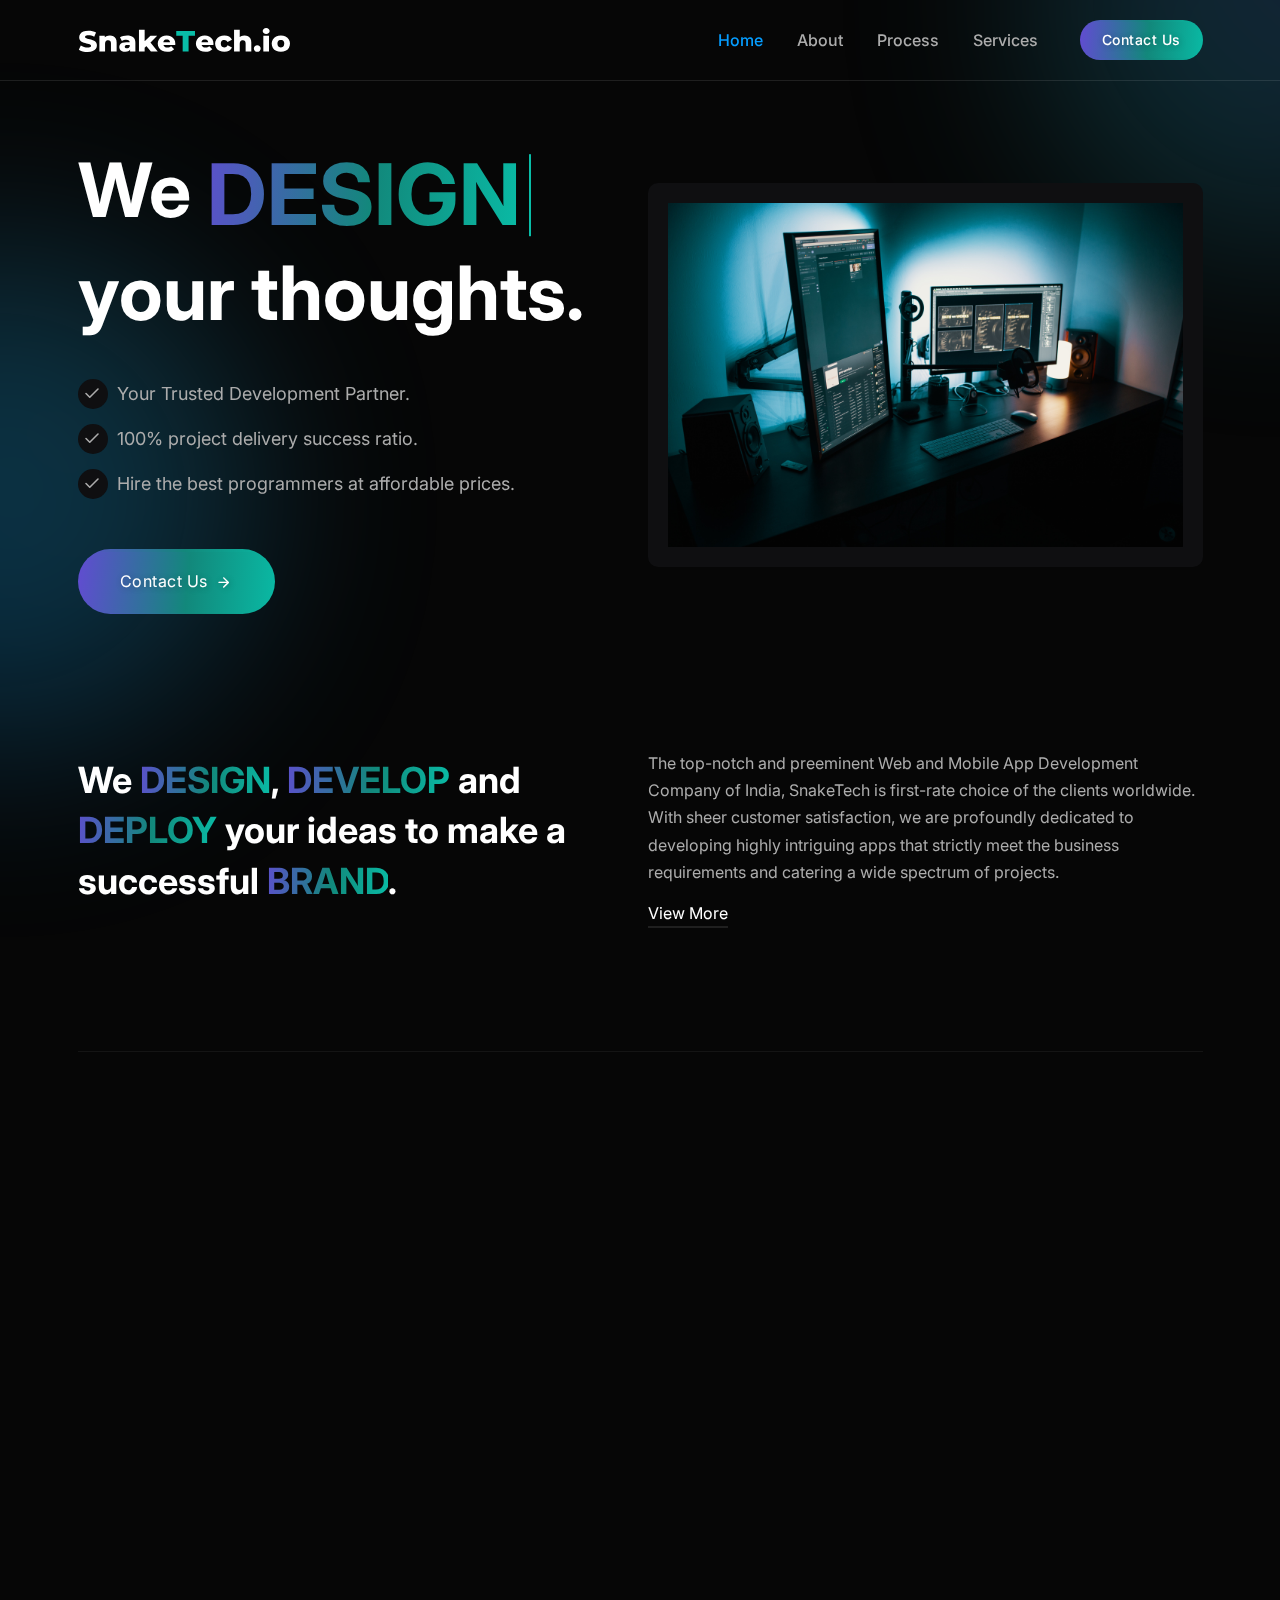
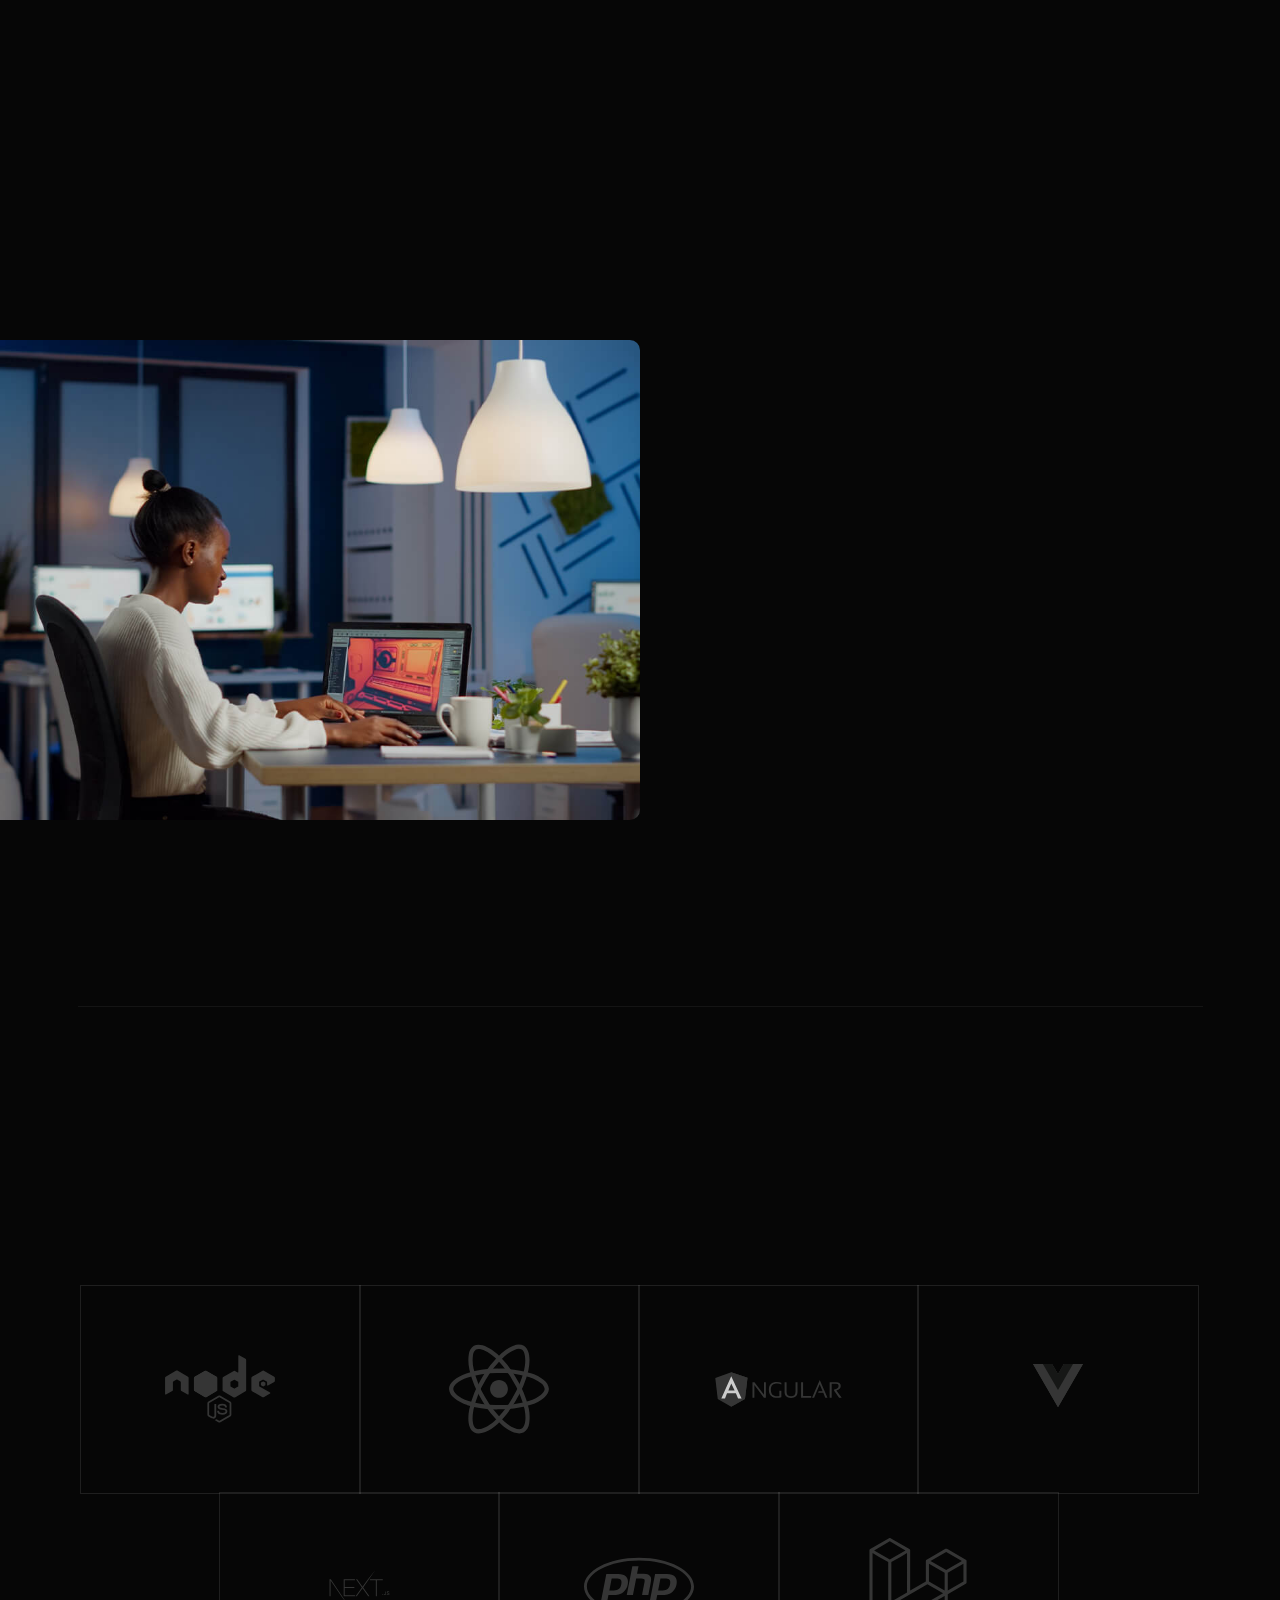
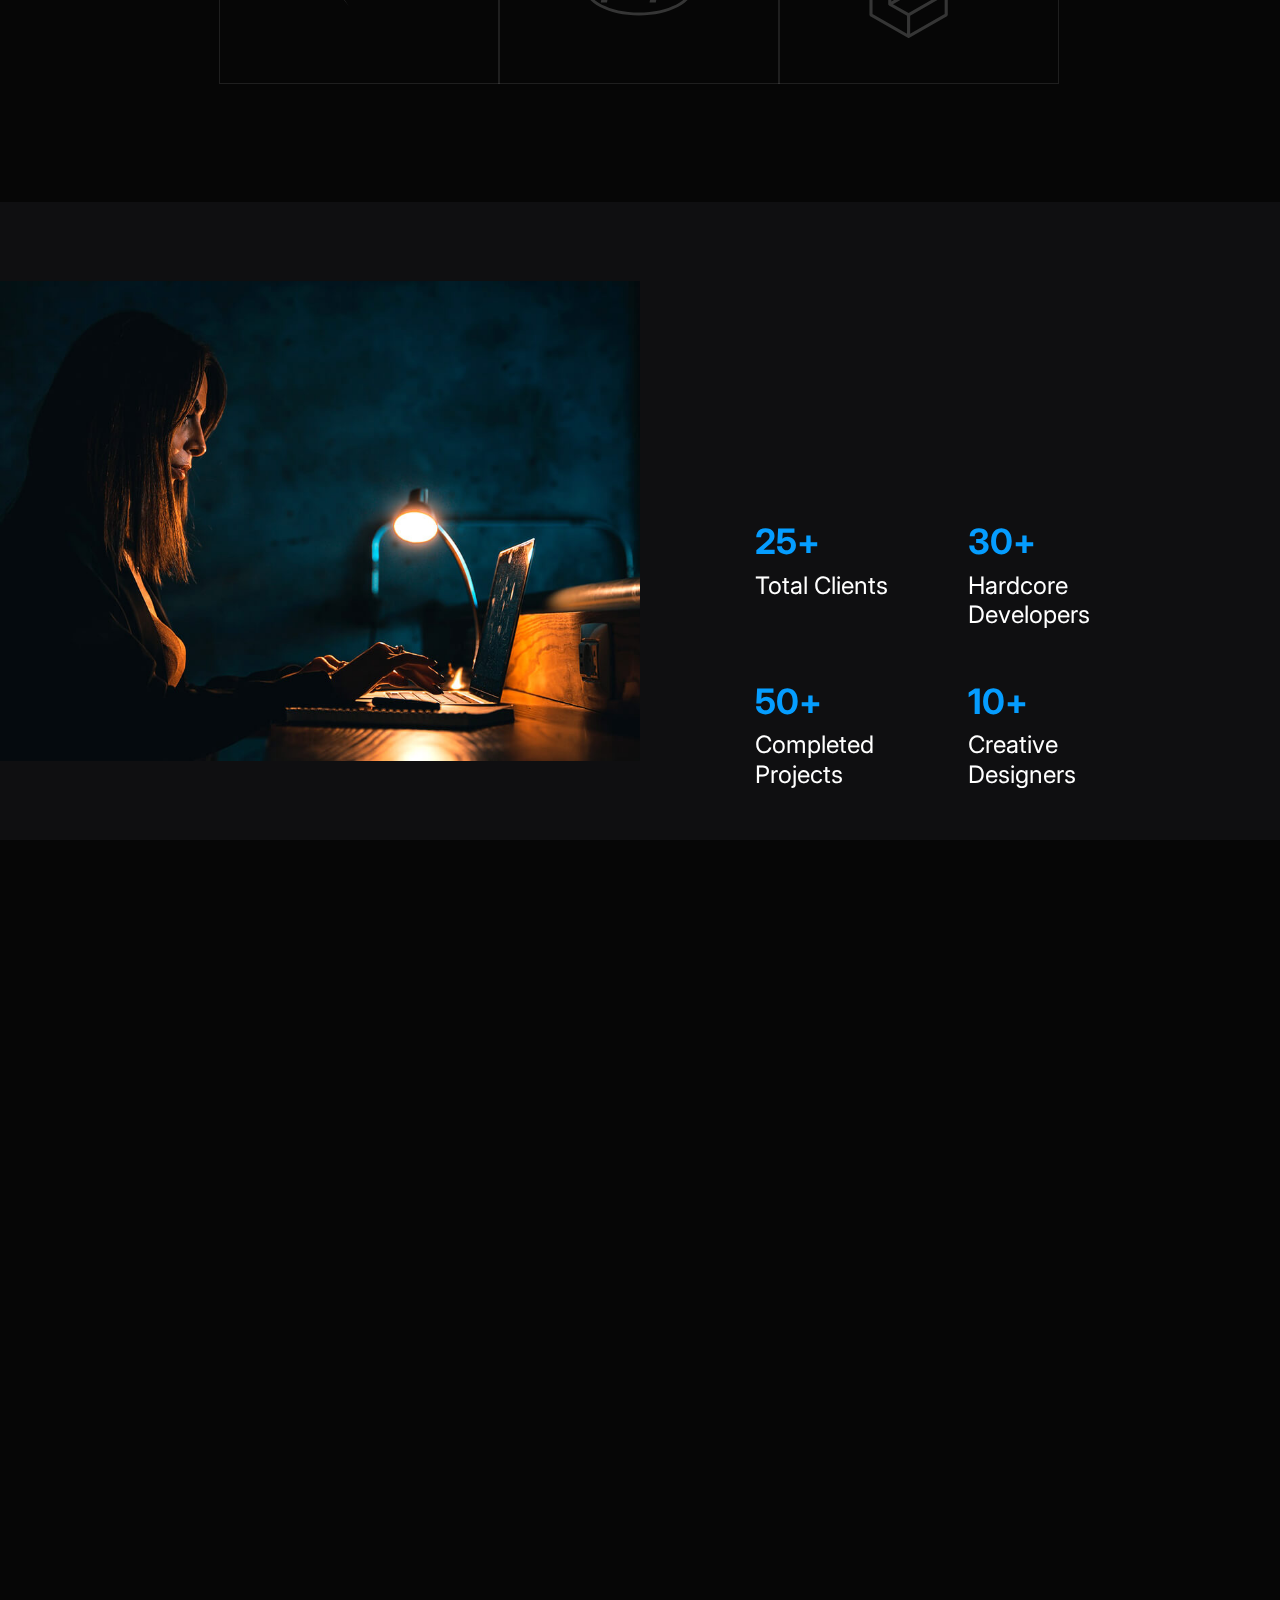
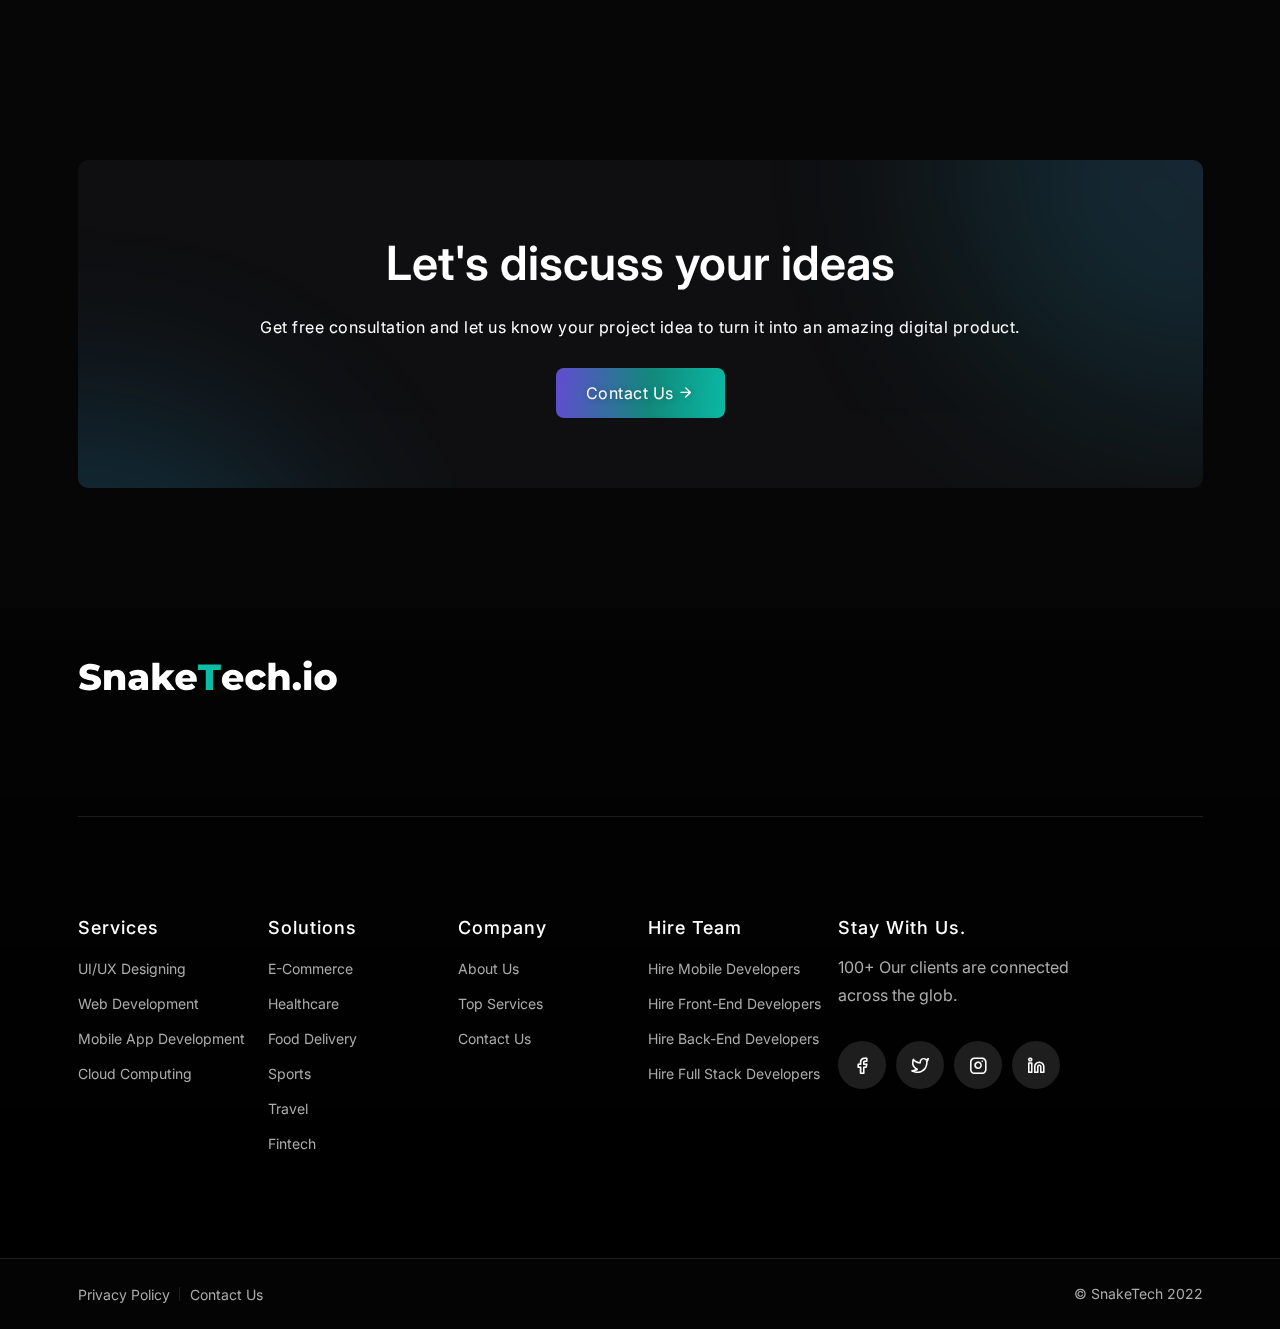
<file: index.html>
<!DOCTYPE html>
<html lang="en">
<head>
    <meta charset="UTF-8">
    <meta content="width=device-width, initial-scale=1.0" name="viewport">
    <title>Top Web and Mobile App Development Company in India | SnakeTech</title>
    <meta content="SnakeTech, A top-notch and preeminent Web and Mobile App Development Company of India, SnakeTech is first-rate choice of the clients worldwide. We are profoundly dedicated to developing highly intriguing apps that strictly meet the business requirements and catering a wide spectrum of projects."
          name="description"/>
    <meta content="web application development company India, PHP web development company, mobile app development, android app development, web app development"
          name="keywords"/>
    <meta content="Top Web and Mobile App Development Company in India | SnakeTech" property="og:title">
    <meta content="Top Web and Mobile App Development Company in India | SnakeTech" property="twitter:title">
    <meta content="SnakeTech, A top-notch and preeminent Web and Mobile App Development Company of India, SnakeTech is first-rate choice of the clients worldwide. We are profoundly dedicated to developing highly intriguing apps that strictly meet the business requirements and catering a wide spectrum of projects." property="og:description">
    <meta content="SnakeTech, A top-notch and preeminent Web and Mobile App Development Company of India, SnakeTech is first-rate choice of the clients worldwide. We are profoundly dedicated to developing highly intriguing apps that strictly meet the business requirements and catering a wide spectrum of projects." property="twitter:description">
    <meta content="https://snaketech.io/index.html" property="og:url">
    <meta content="https://snaketech.io/index.html" property="twitter:url">
    <meta content="https://snaketech.io/assets/images/about/about-7.jpg" property="og:image">
    <meta content="https://snaketech.io/assets/images/about/about-7.jpg" property="twitter:image">

    <!-- Favicon -->
    <link href="assets/images/favicons/apple-icon-57x57.png" rel="apple-touch-icon" sizes="57x57">
    <link href="assets/images/favicons/apple-icon-60x60.png" rel="apple-touch-icon" sizes="60x60">
    <link href="assets/images/favicons/apple-icon-72x72.png" rel="apple-touch-icon" sizes="72x72">
    <link href="assets/images/favicons/apple-icon-76x76.png" rel="apple-touch-icon" sizes="76x76">
    <link href="assets/images/favicons/apple-icon-114x114.png" rel="apple-touch-icon" sizes="114x114">
    <link href="assets/images/favicons/apple-icon-120x120.png" rel="apple-touch-icon" sizes="120x120">
    <link href="assets/images/favicons/apple-icon-144x144.png" rel="apple-touch-icon" sizes="144x144">
    <link href="assets/images/favicons/apple-icon-152x152.png" rel="apple-touch-icon" sizes="152x152">
    <link href="assets/images/favicons/apple-icon-180x180.png" rel="apple-touch-icon" sizes="180x180">
    <link href="assets/images/favicons/android-icon-192x192.png" rel="icon" sizes="192x192" type="image/png">
    <link href="assets/images/favicons/favicon-32x32.png" rel="icon" sizes="32x32" type="image/png">
    <link href="assets/images/favicons/favicon-96x96.png" rel="icon" sizes="96x96" type="image/png">
    <link href="assets/images/favicons/favicon-16x16.png" rel="icon" sizes="16x16" type="image/png">

    <meta content="#ffffff" name="theme-color">

    <!-- CSS ============================================ -->
    <link href="assets/css/vendor/bootstrap.min.css" rel="stylesheet">
    <link href="assets/css/plugins/animation.css" rel="stylesheet">
    <link href="assets/css/plugins/feature.css" rel="stylesheet">
    <link href="assets/css/plugins/magnify.min.css" rel="stylesheet">
    <link href="assets/css/plugins/slick.css" rel="stylesheet">
    <link href="assets/css/plugins/slick-theme.css" rel="stylesheet">
    <link href="assets/css/plugins/lightbox.css" rel="stylesheet">
    <link rel="stylesheet" href="assets/css/style.css">
</head>

<body class="active-dark-mode">
<main class="page-wrapper">
    <!-- Start Header Area  -->
    <header class="rn-header header-default header-transparent header-sticky">
        <div class="container position-relative">
            <div class="row align-items-center row--0">
                <div class="col-lg-3 col-md-6 col-4">
                    <div class="logo">
                        <a href="index.html">
                            <img alt="SnakeTech.io" class="logo-light" src="assets/images/logo/logo.svg">
                            <img alt="SnakeTech.io" class="logo-dark" src="assets/images/logo/logo-dark.svg">
                        </a>
                    </div>
                </div>
                <div class="col-lg-9 col-md-6 col-8 position-static">
                    <div class="header-right">
                        <nav class="mainmenu-nav d-none d-lg-block">
                            <ul class="mainmenu">
                                <li><a href="index.html">Home</a></li>
                                <li><a href="about.html">About</a></li>
                                <li><a href="process.html">Process</a></li>
                                <li><a href="services.html">Services</a></li>
                            </ul>
                        </nav>
                        <!-- Start Header Btn  -->
                        <div class="header-btn"><a class="btn-default btn-small round" href="contact.html">Contact
                            Us</a></div>
                        <!-- End Header Btn  -->

                        <!-- Start Mobile-Menu-Bar -->
                        <div class="mobile-menu-bar ml--5 d-block d-lg-none">
                            <div class="hamberger">
                                <button class="hamberger-button">
                                    <i class="feather-menu"></i>
                                </button>
                            </div>
                        </div>
                    </div>
                </div>
            </div>
        </div>
    </header>
    <!-- End Header Area  -->

    <div class="popup-mobile-menu">
        <div class="inner">
            <div class="header-top">
                <div class="logo">
                    <a href="index.html">
                        <img alt="SnakeTech.io" class="logo-light" src="assets/images/logo/logo.svg">
                        <img alt="SnakeTech.io" class="logo-dark" src="assets/images/logo/logo-dark.svg">
                    </a>
                </div>
                <div class="close-menu">
                    <button class="close-button">
                        <i class="feather-x"></i>
                    </button>
                </div>
            </div>
            <ul class="mainmenu">
                <li><a href="index.html">Home</a></li>
                <li><a href="about.html">About</a></li>
                <li><a href="process.html">Process</a></li>
                <li><a href="services.html">Services</a></li>
                <li><a href="contact.html">Contact</a></li>
            </ul>
        </div>
    </div>

    <!-- Start Theme Style  -->
    <div>
        <div class="rn-gradient-circle"></div>
        <div class="rn-gradient-circle theme-pink"></div>
    </div>
    <!-- End Theme Style  -->

    <!-- Start Slider Area  -->
    <div class="slider-area slider-style-1 bg-transparent banner-company height-750">
        <div class="container">
            <div class="row align-items-center">
                <div class="col-lg-7 col-xl-6 order-2 order-lg-1 mt_md--40 mt_sm--40">
                    <div class="inner text-left">
                        <h5 class="title display-one">
                                <span class="header-caption">
                                    We
                                    <span class="cd-headline clip is-full-width">
                                        <span class="cd-words-wrapper">
                                            <b class="is-visible theme-gradient">DESIGN</b>
                                            <b class="is-hidden theme-gradient">DEVELOP</b>
                                            <b class="is-hidden theme-gradient">DEPLOY</b>
                                        </span>
                                    </span>
                                    your thoughts.
                                </span>
                        </h5>
                        <ul class="list-icon">
                            <li><span class="icon">
                                        <i class="feather-check"></i>
                                    </span> Your Trusted Development Partner.
                            </li>
                            <li><span class="icon">
                                        <i class="feather-check"></i>
                                    </span> 100% project delivery success ratio.
                            </li>
                            <li><span class="icon">
                                        <i class="feather-check"></i>
                                    </span> Hire the best programmers at affordable prices.
                            </li>
                        </ul>
                        <div class="button-group mt--40"><a class="btn-default btn-medium round btn-icon"
                                                            href="contact.html">
                            Contact Us <i class="icon feather-arrow-right"></i></a></div>
                    </div>
                </div>
                <div class="col-lg-5 col-xl-6 order-1 order-lg-2">
                    <div class="frame-image">
                        <img alt="Banner Images" src="assets/images/about/about-7.jpg">
                    </div>
                </div>
            </div>
        </div>
    </div>
    <!-- End Slider Area  -->

    <!-- Start Service-2 Area  -->
    <div class="service-area rn-section-gapBottom">
        <div class="container">
            <div class="row align-items-center">
                <div class="col-lg-6">
                    <div class="content">
                        <h3 class="title" data-sal="slide-up" data-sal-duration="700">We
                            <span class="is-visible theme-gradient">DESIGN</span>,
                            <span class="is-visible theme-gradient">DEVELOP</span> and
                            <span class="is-visible theme-gradient"> DEPLOY</span>
                            your ideas to make a successful <span class="is-visible theme-gradient">BRAND</span>.</h3>
                    </div>
                </div>
                <div class="col-lg-6" data-sal="slide-up" data-sal-duration="700">
                    <p class="mb--10">The top-notch and preeminent Web and Mobile App Development Company of India,
                        SnakeTech is first-rate choice of the clients worldwide. With sheer customer satisfaction, we
                        are profoundly dedicated to developing highly intriguing apps that strictly meet the business
                        requirements and catering a wide spectrum of projects.</p>
                    <div class="readmore-btn"><a class="btn-read-more" href="about.html"><span>View
                                    More</span></a>
                    </div>
                </div>
            </div>
        </div>
    </div>
    <!-- End Service-2 Area  -->

    <!-- Start Seperator Area  -->
    <div class="rbt-separator-mid">
        <div class="container">
            <hr class="rbt-separator m-0">
        </div>
    </div>
    <!-- End Seperator Area  -->

    <!-- Start Service Area  -->
    <div class="rn-service-area rn-section-gap ">
        <div class="container">
            <div class="row">
                <div class="col-lg-12">
                    <div class="section-title text-center" data-sal="slide-up" data-sal-delay="100"
                         data-sal-duration="700">
                        <h4 class="subtitle "><span class="theme-gradient">What we can do for you</span></h4>
                        <h2 class="title w-600 mb--20">Main Goal Our Company.</h2>
                    </div>
                </div>
            </div>
            <div class="row row--15 service-wrapper">
                <div class="col-lg-4 col-md-6 col-sm-6 col-12" data-sal="slide-up" data-sal-delay="100"
                     data-sal-duration="700">
                    <div class="service service__style--2 text-center">
                        <div class="inner">
                            <div class="image">
                                <img alt="card Images" src="assets/images/services/icon-02.png">
                            </div>
                            <div class="content">
                                <h4 class="title">
                                    <a href="#">Develop Logic</a>
                                </h4>
                                <p class="description b1 color-gray mb--0">We shape brands through exploration, applying
                                    in-depth research to challenge assumptions at every turn.
                                </p>
                            </div>
                        </div>
                    </div>
                </div>

                <div class="col-lg-4 col-md-6 col-sm-6 col-12" data-sal="slide-up" data-sal-duration="700">
                    <div class="service service__style--2 text-center">
                        <div class="inner">
                            <div class="image">
                                <img alt="card Images" src="assets/images/services/icon-01.png">
                            </div>
                            <div class="content">
                                <h4 class="title">
                                    <a href="#">Unique Design</a>
                                </h4>
                                <p class="description b1 color-gray mb--0">Our design approach is to simplify. We
                                    embrace the joy in creating something unique that is easy for end users.
                                </p>
                            </div>
                        </div>
                    </div>
                </div>

                <div class="col-lg-4 col-md-6 col-sm-6 col-12" data-sal="slide-up" data-sal-delay="200"
                     data-sal-duration="700">
                    <div class="service service__style--2 text-center">
                        <div class="inner">
                            <div class="image">
                                <img alt="card Images" src="assets/images/services/icon-03.png">
                            </div>
                            <div class="content">
                                <h4 class="title">
                                    <a href="#">Creative Integration</a>
                                </h4>
                                <p class="description b1 color-gray mb--0">Using modern technologies, we build with
                                    efficiency and skill, creating flexible and scalable business-driven solutions.
                                </p>
                            </div>
                        </div>
                    </div>
                </div>
            </div>
        </div>
    </div>
    <!-- Start Service Area  -->

    <!-- Start Split Style-1 Area  -->
    <div class="rwt-split-area">
        <div class="wrapper">
            <div class="rn-splite-style">
                <div class="split-wrapper">
                    <div class="row g-0 radius-10 align-items-center">
                        <div class="col-lg-12 col-xl-6 col-12">
                            <div class="thumbnail image-left-content">
                                <img alt="split Images" src="assets/images/split/split-01.jpg">
                            </div>
                        </div>
                        <div class="col-lg-12 col-xl-6 col-12">
                            <div class="split-inner">
                                <h4 class="title" data-sal="slide-up" data-sal-delay="200" data-sal-duration="400">What
                                    is <span class="theme-gradient">SnakeTech</span>?</h4>
                                <p class="description" data-sal="slide-up" data-sal-delay="300" data-sal-duration="700">
                                    At SnakeTech, we make sure that alongside growth of the company, our employees and
                                    client grow by providing a great work-life culture in the Industry. Our team works
                                    hand in hand with the client and make sure that the product that they are working on
                                    not only becomes success but also leaves an impression on the user being easy to use
                                    and keeping in mind the interest of its users.</p>
                                <ul class="split-list" data-sal="slide-up" data-sal-delay="20" data-sal-duration="700">
                                    <li>- Be passionate about clients’ success</li>
                                    <li>- Treat each person with respect</li>
                                    <li>- Be global and responsible</li>
                                    <li>- Demonstrating Stewardship</li>
                                </ul>
                                <div class="view-more-button mt--35" data-sal="slide-up" data-sal-delay="300"
                                     data-sal-duration="700">
                                    <a class="btn-default" href="contact.html">Contact With Us</a>
                                </div>
                            </div>
                        </div>
                    </div>
                </div>
            </div>
        </div>
    </div>
    <!-- End Split Style-1 Area  -->

    <!-- Start Seperator Area  -->
    <div class="rbt-separator-mid rn-section-gap">
        <div class="container">
            <hr class="rbt-separator m-0">
        </div>
    </div>
    <!-- End Seperator Area  -->

    <!-- Start Brand Style-1  -->
    <div class="rwt-brand-area">
        <div class="container">
            <div class="row">
                <div class="col-lg-12">
                    <div class="section-title text-center" data-sal="slide-up" data-sal-delay="100"
                         data-sal-duration="700">
                        <h4 class="subtitle "><span class="theme-gradient">Our Services</span></h4>
                        <h2 class="title w-600 mb--20">Top Most Services We Serve</h2>
                    </div>
                </div>
            </div>
            <div class="row">
                <div class="col-lg-12 mt--40">
                    <ul class="brand-list brand-style-1">
                        <li style="display: flex; justify-content: center; align-items: center"><a href="#"><img
                                alt="Node.js" src="assets/images/techs/node.svg"></a></li>
                        <li style="display: flex; justify-content: center; align-items: center"><a href="#"><img
                                alt="React.js" src="assets/images/techs/react.svg"></a></li>
                        <li style="display: flex; justify-content: center; align-items: center"><a href="#"><img
                                alt="Angular.js" src="assets/images/techs/angular.svg"></a></li>
                        <li style="display: flex; justify-content: center; align-items: center"><a href="#"><img
                                alt="Vue" src="assets/images/techs/vue.svg"></a></li>
                        <li style="display: flex; justify-content: center; align-items: center"><a href="#"><img
                                alt="Next.js" src="assets/images/techs/nextjs.svg"></a></li>
                        <li style="display: flex; justify-content: center; align-items: center"><a href="#"><img
                                alt="PHP" src="assets/images/techs/php.svg"></a></li>
                        <li style="display: flex; justify-content: center; align-items: center"><a href="#"><img
                                alt="Laravel" src="assets/images/techs/laravel.svg"></a></li>

                    </ul>
                </div>
            </div>
        </div>
    </div>
    <!-- End Brand Style-1  -->

    <!-- Start Split Style-3 Area  -->
    <div class="rwt-split-area rn-section-gap">
        <div class="wrapper">
            <div class="rn-splite-style bg-color-blackest">
                <div class="split-wrapper">
                    <div class="row g-0 radius-10 align-items-center">
                        <div class="col-lg-12 col-xl-6 col-12">
                            <div class="thumbnail">
                                <img alt="split Images" src="assets/images/split/split-03.jpg">
                            </div>
                        </div>
                        <div class="col-lg-12 col-xl-6 col-12">
                            <div class="split-inner">
                                <h4 class="title" data-sal="slide-up" data-sal-delay="200" data-sal-duration="700">
                                    Continue Your Business With Us.</h4>
                                <p class="description" data-sal="slide-up" data-sal-delay="300" data-sal-duration="700">
                                    A successful offshore software application development company since 2019, providing
                                    a full range of website and mobile app development and other IT services and
                                    solutions globally.</p>
                                <div class="row">
                                    <div class="col-lg-6 col-md-6 col-sm-6 col-12">
                                        <div class="count-box counter-style-4 text-left">
                                            <div>
                                                <div class="count-number"><span class="counter">25</span></div>
                                            </div>
                                            <h5 class="counter-title">Total Clients</h5>
                                        </div>
                                    </div>
                                    <div class="col-lg-6 col-md-6 col-sm-6 col-12">
                                        <div class="count-box counter-style-4 text-left">
                                            <div>
                                                <div class="count-number"><span class="counter">30</span></div>
                                            </div>
                                            <h5 class="counter-title">Hardcore Developers</h5>
                                        </div>
                                    </div>
                                    <div class="col-lg-6 col-md-6 col-sm-6 col-12">
                                        <div class="count-box counter-style-4 text-left">
                                            <div>
                                                <div class="count-number"><span class="counter">50</span></div>
                                            </div>
                                            <h5 class="counter-title">Completed Projects</h5>
                                        </div>
                                    </div>
                                    <div class="col-lg-6 col-md-6 col-sm-6 col-12">
                                        <div class="count-box counter-style-4 text-left">
                                            <div>
                                                <div class="count-number"><span class="counter">10</span></div>
                                            </div>
                                            <h5 class="counter-title">Creative Designers</h5>
                                        </div>
                                    </div>
                                </div>
                            </div>
                        </div>
                    </div>
                </div>
            </div>
        </div>
    </div>
    <!-- End Split Style-3 Area  -->

    <!-- Start final testimonial  -->
    <div class="rwt-testimonial-area pb--80">
        <div class="container">
            <div class="row mb--20">
                <div class="col-lg-12">
                    <div class="section-title text-center" data-sal="slide-up" data-sal-delay="100"
                         data-sal-duration="700">
                        <h4 class="subtitle "><span class="theme-gradient">Client Feedback</span></h4>
                        <h2 class="title w-600 mb--20">Our Clients Feedback.</h2>
                        <p class="description b1">Reviews from our valuable client's thoughts about our services &
                            delivery.</p>
                    </div>
                </div>
            </div>
            <div class="row row--15">
                <div class="col-lg-4 col-md-6 col-12 mt--30" data-sal="slide-up" data-sal-duration="700">
                    <div class="rn-box-card card-style-default testimonial-style-one style-two">
                        <div class="inner">
                            <div class="thumbnail"><img alt="Amit Halbhavi"
                                                        src="assets/images/testimonial/amit-halbhavi.jpg"></div>
                            <div class="content">
                                <p class="description">SnakeTech was very patient throughout the process. It was a very
                                    good experience and hope the team continues the good work they are doing.</p>
                                <h2 class="title">Amit Halbhavi</h2>
                                <h6 class="subtitle theme-gradient">Owner - Gati Immigration Services</h6>
                            </div>
                        </div>
                    </div>
                </div>

                <div class="col-lg-4 col-md-6 col-12 mt--30" data-sal="slide-up" data-sal-delay="100"
                     data-sal-duration="700">
                    <div class="rn-box-card card-style-default testimonial-style-one style-two">
                        <div class="inner">
                            <div class="thumbnail"><img alt="Afsana Nila"
                                                        src="assets/images/testimonial/testimonial-02.jpg"></div>
                            <div class="content">
                                <p class="description">SnakeTech did a 5-star job when working on my iOS and Android
                                    application, and I can without doubt recommend this team for your next project.</p>
                                <h2 class="title">Afsana Nila</h2>
                                <h6 class="subtitle theme-gradient">CEO - Fineshop</h6>
                            </div>
                        </div>
                    </div>
                </div>

                <div class="col-lg-4 col-md-6 col-12 mt--30" data-sal="slide-up" data-sal-delay="200"
                     data-sal-duration="700">
                    <div class="rn-box-card card-style-default testimonial-style-one style-two">
                        <div class="inner">
                            <div class="thumbnail"><img alt="Kim Cristiano"
                                                        src="assets/images/testimonial/testimonial-03.jpg"></div>
                            <div class="content">
                                <p class="description">I highly recommend SnakeTech for web development
                                    work. These guys are expert in troubleshooting issue and quality service at
                                    affordable price.</p>
                                <h2 class="title">Kim Cristiano</h2>
                                <h6 class="subtitle theme-gradient">CTO - Arg Analytics</h6>
                            </div>
                        </div>
                    </div>
                </div>

            </div>
        </div>
    </div>
    <!-- End final testimonial  -->

    <!-- Start Call To Action Area  -->
    <div class="rwt-callto-action-area rn-section-gapBottom">
        <div class="wrapper">
            <div class="rn-callto-action clltoaction-style-default style-5">
                <div class="container">
                    <div class="row row--0 align-items-center content-wrapper theme-shape">
                        <div class="col-lg-12">
                            <div class="inner">
                                <div class="content text-center">
                                    <h2 class="title">Let's discuss your ideas</h2>
                                    <h6 class="subtitle">Get free consultation and let us know your project idea to turn
                                        it into an amazing digital product.</h6>
                                    <div class="call-to-btn">
                                        <a class="btn-default btn-icon" href="contact.html">Contact Us
                                            <i class="feather-arrow-right"></i>
                                        </a>
                                    </div>
                                </div>
                            </div>
                        </div>
                    </div>
                </div>
            </div>
        </div>
    </div>
    <!-- End Call To Action Area  -->

    <!-- Start Footer Area  -->
    <footer class="rn-footer footer-style-default variation-two">
        <div class="rn-callto-action clltoaction-style-default style-7">
            <div class="container">
                <div class="row row--0 align-items-center content-wrapper">
                    <div class="col-lg-8 col-md-8">
                        <div class="inner">
                            <div class="content text-left">
                                <div class="logo">
                                    <a href="index.html">
                                        <img alt="SnakeTech.io" class="logo-light" src="assets/images/logo/logo.svg">
                                        <img alt="SnakeTech.io" class="logo-dark"
                                             src="assets/images/logo/logo-dark.svg">
                                    </a>
                                </div>
                                <p class="subtitle fw-bolder" data-sal="slide-up" data-sal-delay="150"
                                   data-sal-duration="400">
                                    <span class="theme-gradient">DESIGN </span>, <span
                                        class="theme-gradient">DEVELOP </span> and <span
                                        class="theme-gradient">DEPLOY </span> your ideas to make a successful <span
                                        class="theme-gradient">BRAND</span>.</p>
                            </div>
                        </div>
                    </div>
                    <div class="col-lg-4 col-md-4" data-sal="slide-up" data-sal-delay="150" data-sal-duration="400">
                        <div class="call-to-btn text-left mt_sm--20 text-lg-right">
                            <a class="btn-default"
                               href="about.html">About Us
                                <i class="feather-arrow-right"></i>
                            </a>
                        </div>
                    </div>
                </div>
            </div>
        </div>
        <div class="footer-top">
            <div class="container">
                <div class="row">
                    <div class="col-lg-2 col-md-6 col-sm-6 col-12">
                        <div class="rn-footer-widget">
                            <h4 class="title">Services</h4>
                            <div class="inner">
                                <ul class="footer-link link-hover">
                                    <li><a href="services.html">UI/UX Designing</a></li>
                                    <li><a href="services.html">Web Development</a></li>
                                    <li><a href="services.html">Mobile App Development</a></li>
                                    <li><a href="services.html">Cloud Computing</a></li>
                                </ul>
                            </div>
                        </div>
                    </div>
                    <div class="col-lg-2 col-md-6 col-sm-6 col-12">
                        <div class="rn-footer-widget">
                            <div class="widget-menu-top">
                                <h4 class="title">Solutions</h4>
                                <div class="inner">
                                    <ul class="footer-link link-hover">
                                        <li><a href="contact.html">E-commerce</a></li>
                                        <li><a href="contact.html">Healthcare</a></li>
                                        <li><a href="contact.html">Food Delivery</a></li>
                                        <li><a href="contact.html">Sports</a></li>
                                        <li><a href="contact.html">Travel</a></li>
                                        <li><a href="contact.html">Fintech</a></li>
                                    </ul>
                                </div>
                            </div>
                        </div>
                    </div>
                    <div class="col-lg-2 col-md-6 col-sm-6 col-12">
                        <div class="rn-footer-widget">
                            <h4 class="title">Company</h4>
                            <div class="inner">
                                <ul class="footer-link link-hover">
                                    <li><a href="about.html">About Us</a></li>
                                    <li><a href="services.html">Top Services</a></li>
                                    <li><a href="contact.html">Contact Us</a></li>
                                </ul>
                            </div>
                        </div>
                    </div>
                    <div class="col-lg-2 col-md-6 col-sm-6 col-12">
                        <div class="rn-footer-widget">
                            <h4 class="title">Hire Team</h4>
                            <div class="inner">
                                <ul class="footer-link link-hover">
                                    <li><a href="contact.html">Hire Mobile Developers</a></li>
                                    <li><a href="contact.html">Hire Front-End Developers</a></li>
                                    <li><a href="contact.html">Hire Back-End Developers</a></li>
                                    <li><a href="contact.html">Hire Full Stack Developers</a></li>
                                </ul>
                            </div>
                        </div>
                    </div>
                    <div class="col-lg-4 col-md-6 col-sm-6 col-12">
                        <div class="rn-footer-widget">
                            <h4 class="title">Stay With Us.</h4>
                            <div class="inner">
                                <h6 class="subtitle">100+ Our clients are connected across the glob.</h6>
                                <ul class="social-icon social-default justify-content-start">
                                    <li><a href="https://www.facebook.com/">
                                        <i class="feather-facebook"></i>
                                    </a>
                                    </li>
                                    <li><a href="https://www.twitter.com/">
                                        <i class="feather-twitter"></i>
                                    </a>
                                    </li>
                                    <li><a href="https://www.instagram.com/">
                                        <i class="feather-instagram"></i>
                                    </a>
                                    </li>
                                    <li><a href="https://www.linkdin.com/">
                                        <i class="feather-linkedin"></i>
                                    </a>
                                    </li>
                                </ul>
                            </div>
                        </div>
                    </div>
                </div>
            </div>
        </div>
    </footer>
    <!-- End Footer Area  -->

    <!-- Start Copy Right Area  -->
    <div class="copyright-area copyright-style-one">
        <div class="container">
            <div class="row align-items-center">
                <div class="col-lg-6 col-md-8 col-sm-12 col-12">
                    <div class="copyright-left">
                        <ul class="ft-menu link-hover">
                            <li>
                                <a href="privacy-policy.html">Privacy Policy</a>
                            </li>
                            <li>
                                <a href="contact.html">Contact Us</a>
                            </li>
                        </ul>
                    </div>
                </div>
                <div class="col-lg-6 col-md-4 col-sm-12 col-12">
                    <div class="copyright-right text-center text-lg-end">
                        <p class="copyright-text">&copy; SnakeTech 2022</p>
                    </div>
                </div>
            </div>
        </div>
    </div>
    <!-- End Copy Right Area  -->
</main>

<!-- All Scripts  -->
<!-- Start Top To Bottom Area  -->
<div class="rn-back-top">
    <i class="feather-arrow-up"></i>
</div>
<!-- End Top To Bottom Area  -->
<!-- JS
============================================ -->
<script src="assets/js/vendor/modernizr.min.js"></script>
<script src="assets/js/vendor/jquery.min.js"></script>
<script src="assets/js/vendor/bootstrap.min.js"></script>
<script src="assets/js/vendor/popper.min.js"></script>
<script src="assets/js/vendor/waypoint.min.js"></script>
<script src="assets/js/vendor/wow.min.js"></script>
<script src="assets/js/vendor/counterup.min.js"></script>
<script src="assets/js/vendor/feather.min.js"></script>
<script src="assets/js/vendor/sal.min.js"></script>
<script src="assets/js/vendor/masonry.js"></script>
<script src="assets/js/vendor/imageloaded.js"></script>
<script src="assets/js/vendor/magnify.min.js"></script>
<script src="assets/js/vendor/lightbox.js"></script>
<script src="assets/js/vendor/slick.min.js"></script>
<script src="assets/js/vendor/easypie.js"></script>
<script src="assets/js/vendor/text-type.js"></script>
<script src="assets/js/vendor/jquery.style.swicher.js"></script>
<script src="assets/js/vendor/js.cookie.js"></script>
<script src="assets/js/vendor/jquery-one-page-nav.js"></script>
<!-- Main JS -->
<script src="assets/js/main.js"></script>

<script>
    var url = 'https://wati-integration-service.clare.ai/ShopifyWidget/shopifyWidget.js?37314';
    var s = document.createElement('script');
    s.type = 'text/javascript';
    s.async = true;
    s.src = url;
    var options = {
        "enabled":true,
        "chatButtonSetting":{
            "backgroundColor":"#12887b",
            "ctaText":"",
            "borderRadius":"25",
            "marginLeft":"30",
            "marginBottom":"30",
            "marginRight":"0",
            "position":"left"
        },
        "brandSetting":{
            "brandName":"SnakeTech.io",
            "brandSubTitle":"Typically replies within a hour",
            "brandImg":"https://i.ibb.co/hHZyM0f/20220524-013828-0000.png",
            "welcomeText":"Hi there!\nHow can I help you?",
            "messageText":"Hello, I want to discuss with you regarding project inquiry.",
            "backgroundColor":"#131A18",
            "ctaText":"Start Chat",
            "borderRadius":"25",
            "autoShow":false,
            "phoneNumber":"919638799626"
        }
    };
    s.onload = function() {
        CreateWhatsappChatWidget(options);
    };
    var x = document.getElementsByTagName('script')[0];
    x.parentNode.insertBefore(s, x);
</script>
</body>


<!-- Mirrored from rainbowit.net/html/doob/index.html by HTTrack Website Copier/3.x [XR&CO'2014], Fri, 08 Jul 2022 19:06:50 GMT -->
</html>
</file>
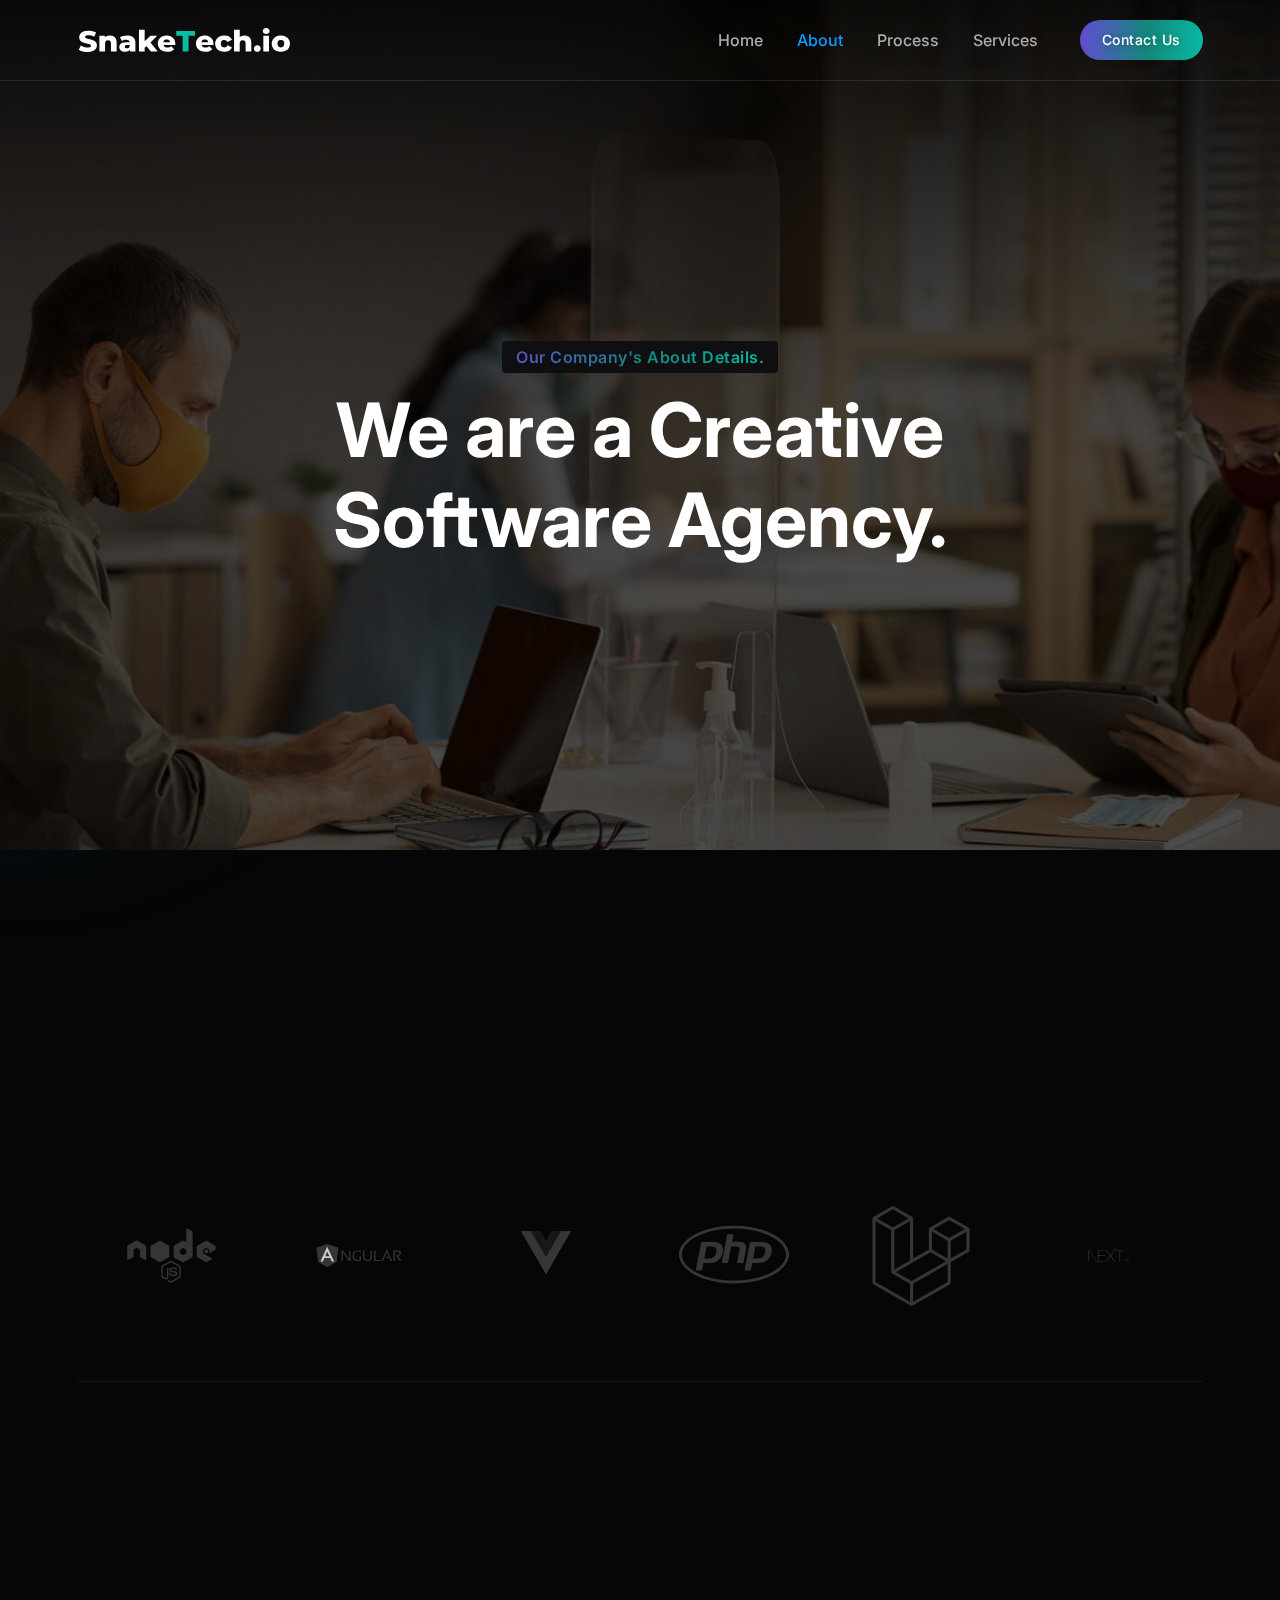
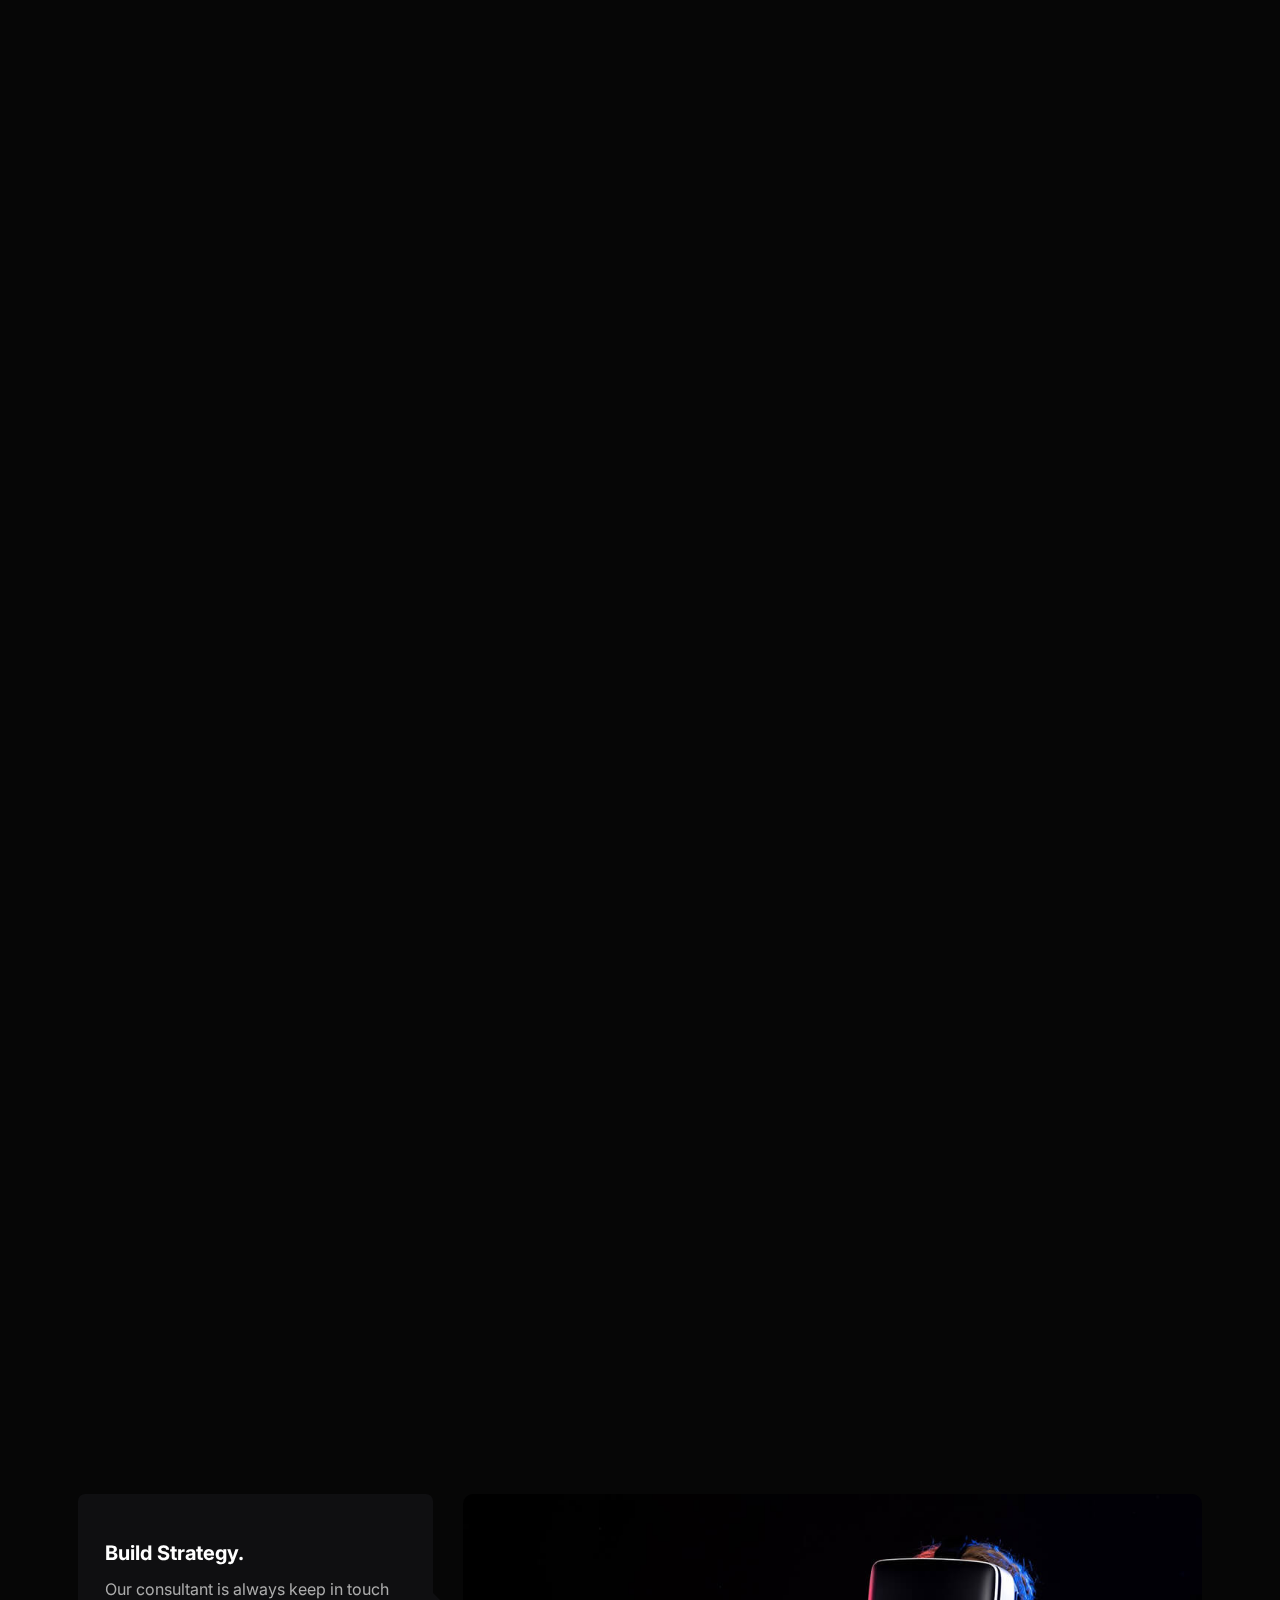
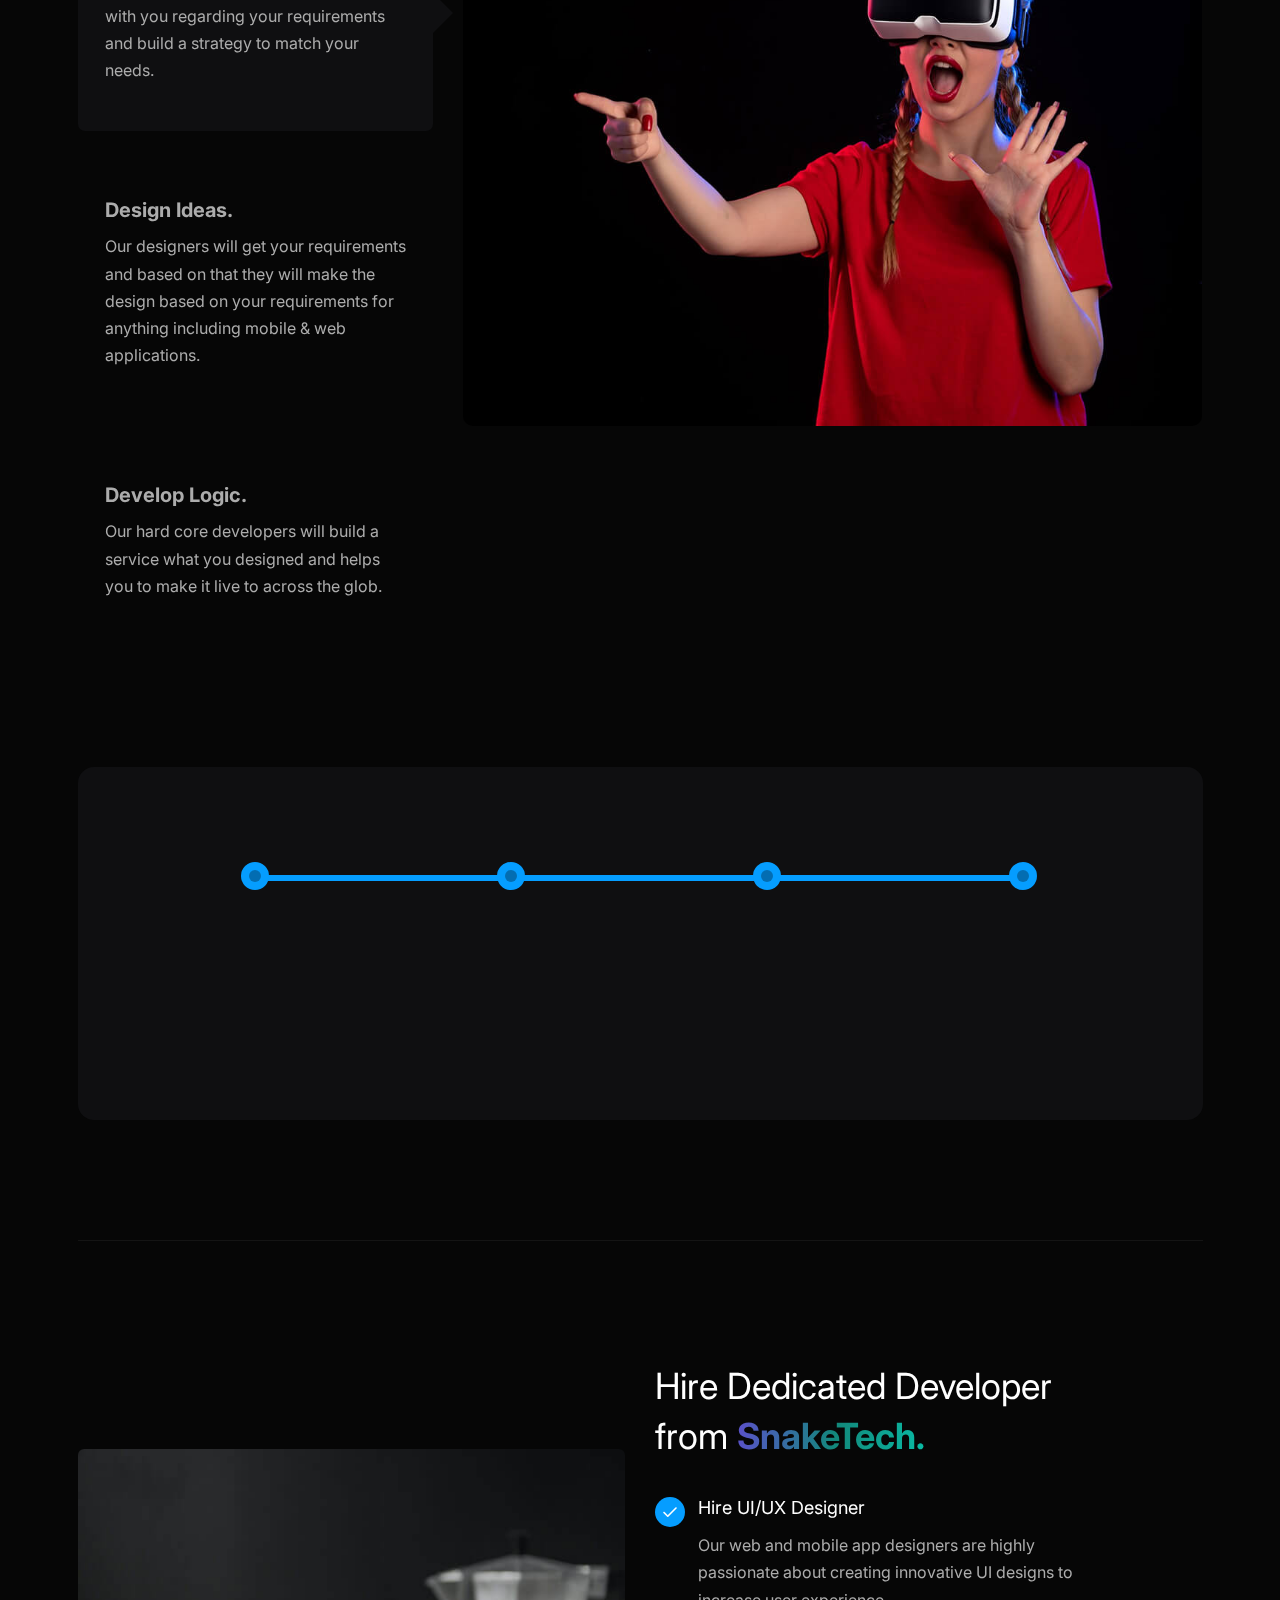
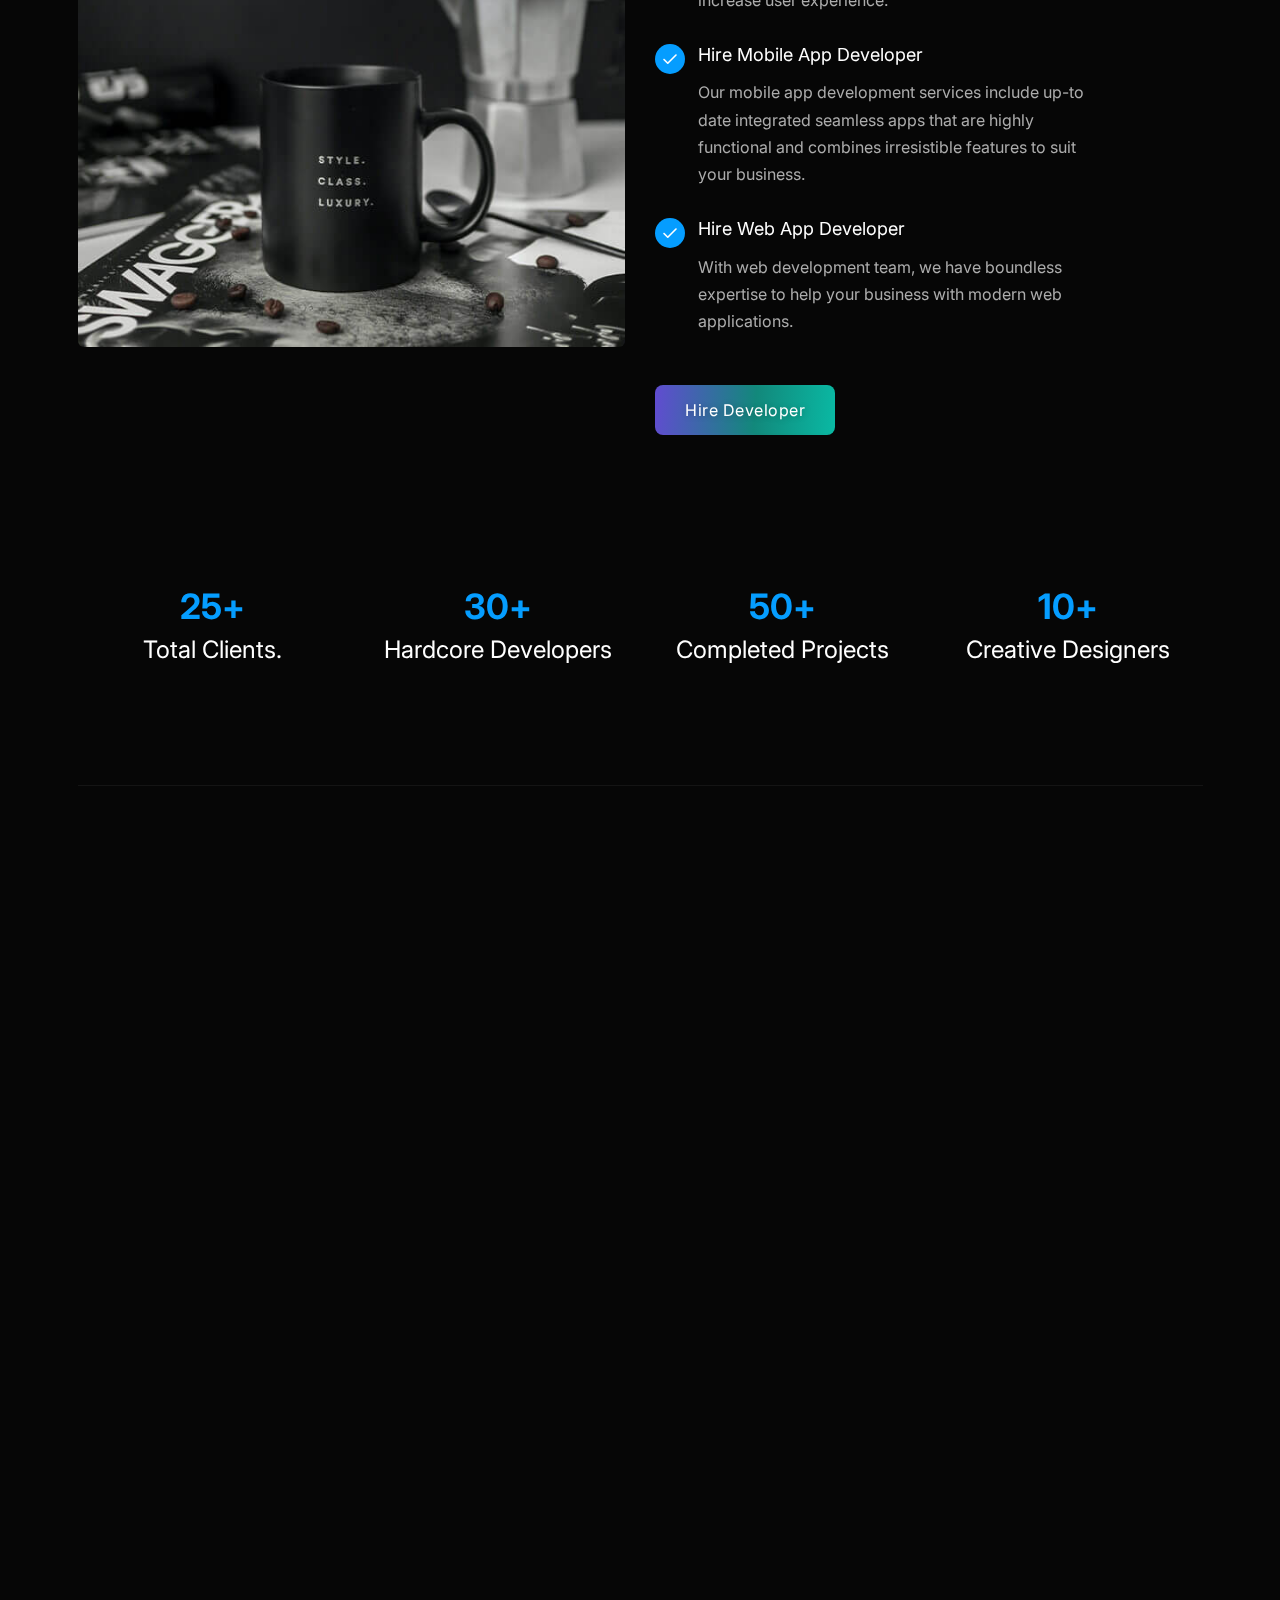
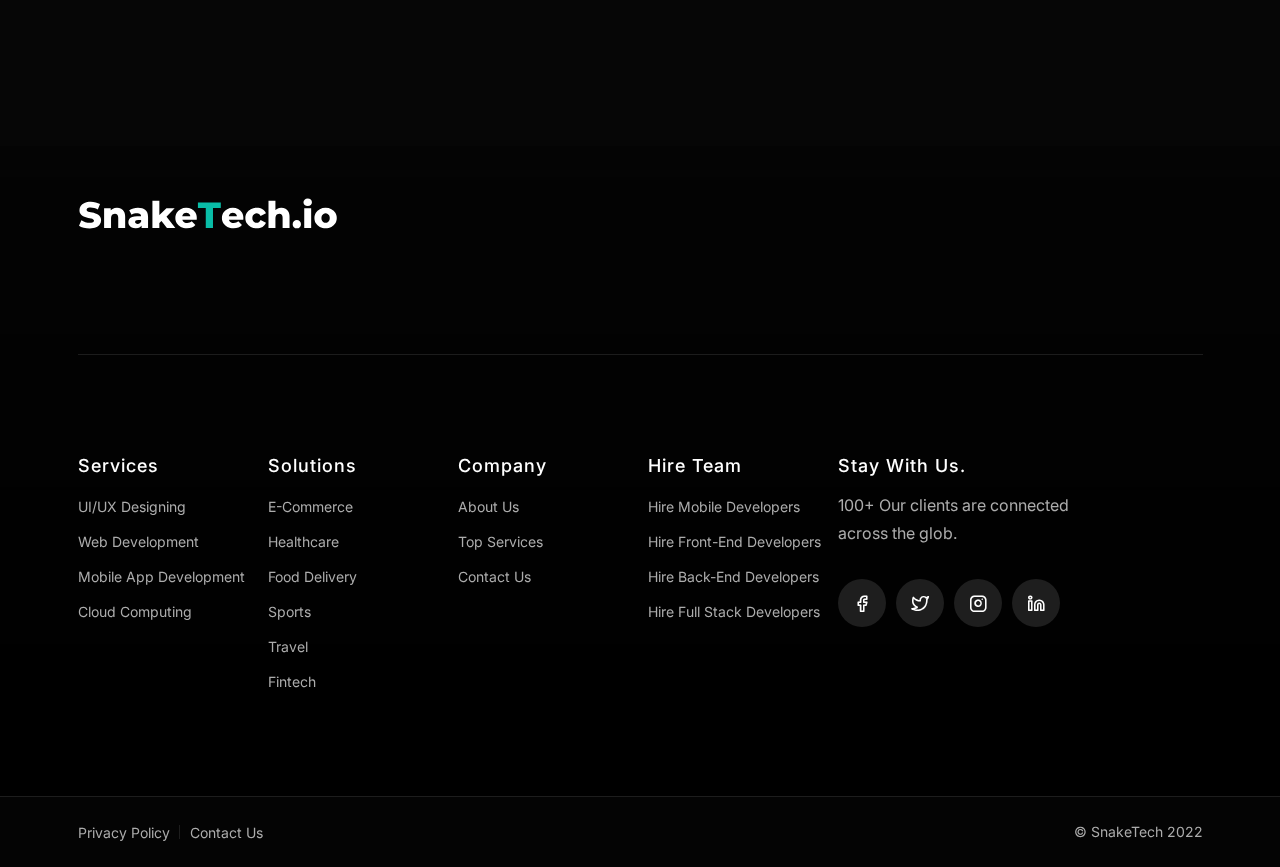
<file: about.html>
<!DOCTYPE html>
<html lang="en">
<head>
    <meta charset="UTF-8">
    <meta content="width=device-width, initial-scale=1.0" name="viewport">
    <!-- SEO Tags -->
    <title>SnakeTech Company Overview</title>
    <meta content="Know more about SnakeTech Our Vision, Why Us, Our Team, Our Development Methodology etc"
          name="description"/>
    <meta content="company overview, SnakeTech overview, SnakeTech company overview, why us, our infrastructure, our development methodology"
          name="keywords"/>
    <meta content="SnakeTech Company Overview" property="og:title">
    <meta content="SnakeTech Company Overview" property="twitter:title">
    <meta content="Know more about SnakeTech Our Vision, Why Us, Our Team, Our Development Methodology etc" property="og:description">
    <meta content="Know more about SnakeTech Our Vision, Why Us, Our Team, Our Development Methodology etc" property="twitter:description">
    <meta content="https://snaketech.io/about.html" property="og:url">
    <meta content="https://snaketech.io/about.html" property="twitter:url">
    <meta content="https://snaketech.io/assets/images/about/about-7.jpg" property="og:image">
    <meta content="https://snaketech.io/assets/images/about/about-7.jpg" property="twitter:image">

    <!-- Favicon -->
    <link href="assets/images/favicons/apple-icon-57x57.png" rel="apple-touch-icon" sizes="57x57">
    <link href="assets/images/favicons/apple-icon-60x60.png" rel="apple-touch-icon" sizes="60x60">
    <link href="assets/images/favicons/apple-icon-72x72.png" rel="apple-touch-icon" sizes="72x72">
    <link href="assets/images/favicons/apple-icon-76x76.png" rel="apple-touch-icon" sizes="76x76">
    <link href="assets/images/favicons/apple-icon-114x114.png" rel="apple-touch-icon" sizes="114x114">
    <link href="assets/images/favicons/apple-icon-120x120.png" rel="apple-touch-icon" sizes="120x120">
    <link href="assets/images/favicons/apple-icon-144x144.png" rel="apple-touch-icon" sizes="144x144">
    <link href="assets/images/favicons/apple-icon-152x152.png" rel="apple-touch-icon" sizes="152x152">
    <link href="assets/images/favicons/apple-icon-180x180.png" rel="apple-touch-icon" sizes="180x180">
    <link href="assets/images/favicons/android-icon-192x192.png" rel="icon" sizes="192x192" type="image/png">
    <link href="assets/images/favicons/favicon-32x32.png" rel="icon" sizes="32x32" type="image/png">
    <link href="assets/images/favicons/favicon-96x96.png" rel="icon" sizes="96x96" type="image/png">
    <link href="assets/images/favicons/favicon-16x16.png" rel="icon" sizes="16x16" type="image/png">

    <meta content="#ffffff" name="theme-color">

    <!-- CSS ============================================ -->
    <link href="assets/css/vendor/bootstrap.min.css" rel="stylesheet">
    <link href="assets/css/plugins/animation.css" rel="stylesheet">
    <link href="assets/css/plugins/feature.css" rel="stylesheet">
    <link href="assets/css/plugins/magnify.min.css" rel="stylesheet">
    <link href="assets/css/plugins/slick.css" rel="stylesheet">
    <link href="assets/css/plugins/slick-theme.css" rel="stylesheet">
    <link href="assets/css/plugins/lightbox.css" rel="stylesheet">
    <link rel="stylesheet" href="assets/css/style.css">
</head>

<body class="active-dark-mode">
<main class="page-wrapper">
    <!-- Start Header Area  -->
    <header class="rn-header header-default header-transparent header-sticky">
        <div class="container position-relative">
            <div class="row align-items-center row--0">
                <div class="col-lg-3 col-md-6 col-4">
                    <div class="logo">
                        <a href="index.html">
                            <img alt="SnakeTech.io" class="logo-light" src="assets/images/logo/logo.svg">
                            <img alt="SnakeTech.io" class="logo-dark" src="assets/images/logo/logo-dark.svg">
                        </a>
                    </div>
                </div>
                <div class="col-lg-9 col-md-6 col-8 position-static">
                    <div class="header-right">
                        <nav class="mainmenu-nav d-none d-lg-block">
                            <ul class="mainmenu">
                                <li><a href="index.html">Home</a></li>
                                <li><a href="about.html">About</a></li>
                                <li><a href="process.html">Process</a></li>
                                <li><a href="services.html">Services</a></li>
                            </ul>


                        </nav>
                        <!-- Start Header Btn  -->
                        <div class="header-btn"><a class="btn-default btn-small round"
                                                   href="contact.html">Contact
                            Us</a></div>
                        <!-- End Header Btn  -->

                        <!-- Start Mobile-Menu-Bar -->
                        <div class="mobile-menu-bar ml--5 d-block d-lg-none">
                            <div class="hamberger">
                                <button class="hamberger-button">
                                    <i class="feather-menu"></i>
                                </button>
                            </div>
                        </div>
                        <!-- Start Mobile-Menu-Bar -->


                        <!--                        <div id="my_switcher" class="my_switcher">-->
                        <!--                            <ul>-->
                        <!--                                <li>-->
                        <!--                                    <a href="javascript: void(0);" data-theme="light" class="setColor light">-->
                        <!--                                        <img class="sun-image" src="assets/images/icons/sun-01.svg" alt="Sun images">-->
                        <!--                                    </a>-->
                        <!--                                </li>-->
                        <!--                                <li>-->
                        <!--                                    <a href="javascript: void(0);" data-theme="dark" class="setColor dark">-->
                        <!--                                        <img class="Victor Image" src="assets/images/icons/vector.svg"-->
                        <!--                                             alt="Vector Images">-->
                        <!--                                    </a>-->
                        <!--                                </li>-->
                        <!--                            </ul>-->
                        <!--                        </div>-->

                    </div>
                </div>
            </div>
        </div>
    </header>
    <!-- End Header Area  -->

    <div class="popup-mobile-menu">
        <div class="inner">
            <div class="header-top">
                <div class="logo">
                    <a href="index.html">
                        <img alt="SnakeTech.io" class="logo-light" src="assets/images/logo/logo.svg">
                        <img alt="SnakeTech.io" class="logo-dark" src="assets/images/logo/logo-dark.svg">
                    </a>
                </div>
                <div class="close-menu">
                    <button class="close-button">
                        <i class="feather-x"></i>
                    </button>
                </div>
            </div>
            <ul class="mainmenu">
                <li><a href="index.html">Home</a></li>
                <li><a href="about.html">About</a></li>
                <li><a href="process.html">Process</a></li>
                <li><a href="services.html">Services</a></li>
                <li><a href="contact.html">Contact</a></li>
            </ul>
        </div>
    </div>

    <!-- Start Theme Style  -->
    <div>
        <div class="rn-gradient-circle"></div>
        <div class="rn-gradient-circle theme-pink"></div>
    </div>
    <!-- End Theme Style  -->


    <!-- Start Slider Area  -->
    <div class="slider-area slider-style-1 variation-default height-850 bg_image bg_image--12" data-black-overlay="7">
        <div class="container">
            <div class="row">
                <div class="col-lg-12">
                    <div class="inner pt--80 text-center" data-sal="slide-up" data-sal-delay="150"
                         data-sal-duration="400">
                        <div>
                            <h3 class="rn-sub-badge"><span class="theme-gradient">Our Company's About
                                        Details.</span></h3>
                        </div>
                        <h1 class="title display-one">We are a Creative <br> Software Agency.</h1>
                    </div>
                </div>
            </div>
        </div>
    </div>
    <!-- End Slider Area  -->

    <!-- Start Service-2 Area  -->
    <div class="service-area rn-section-gapTop">
        <div class="container">
            <div class="row align-items-center">
                <div class="col-lg-6">
                    <div class="content">
                        <h3 class="title" data-sal="slide-up" data-sal-duration="700">We
                            <span class="is-visible theme-gradient">DESIGN</span>,
                            <span class="is-visible theme-gradient">DEVELOP</span> and
                            <span class="is-visible theme-gradient"> DEPLOY</span>
                            your ideas to make a successful <span class="is-visible theme-gradient">BRAND</span>.</h3>
                    </div>
                </div>
                <div class="col-lg-6" data-sal="slide-up" data-sal-duration="700">
                    <p class="mb--10">The top-notch and preeminent Web and Mobile App Development Company of India,
                        SnakeTech is first-rate choice of the clients worldwide. With sheer customer satisfaction, we
                        are profoundly dedicated to developing highly intriguing apps that strictly meet the business
                        requirements and catering a wide spectrum of projects.</p>
                    <div class="readmore-btn"><a class="btn-read-more" href="contact.html"><span>View
                                    More</span></a>
                    </div>
                </div>
            </div>
        </div>
    </div>
    <!-- End Service-2 Area  -->


    <!-- Start Brand Area  -->
    <div class="rwt-brand-area pb--60 pt--30">
        <div class="container">
            <div class="row">
                <div class="col-lg-12 mt--10">
                    <ul class="brand-list brand-style-2">
                        <li  style="display: flex; justify-content: center; align-items: center"><a href="#"><img alt="Node.js" src="assets/images/techs/node.svg"></a></li>
                        <li style="display: flex; justify-content: center; align-items: center"><a href="#"><img alt="Angular.js" src="assets/images/techs/angular.svg"></a></li>
                        <li style="display: flex; justify-content: center; align-items: center"><a href="#"><img alt="Vue" src="assets/images/techs/vue.svg"></a></li>
                        <li style="display: flex; justify-content: center; align-items: center"><a href="#"><img alt="PHP" src="assets/images/techs/php.svg"></a></li>
                        <li style="display: flex; justify-content: center; align-items: center"><a href="#"><img alt="Laravel" src="assets/images/techs/laravel.svg"></a></li>
                        <li style="display: flex; justify-content: center; align-items: center"><a href="#"><img alt="Next" src="assets/images/techs/nextjs.svg"></a></li>
                    </ul>
                </div>
            </div>
        </div>
    </div>
    <!-- End Brand Area  -->

    <!-- Section separator  -->
    <!-- Start Seperator Area  -->
    <div class="rbt-separator-mid">
        <div class="container">
            <hr class="rbt-separator m-0">
        </div>
    </div>
    <!-- End Seperator Area  -->
    <!-- Section separator  -->

    <!-- Start Tab Area  -->
    <div class="rwt-tab-area rn-section-gapTop">
        <div class="container">
            <div class="row mb--40">
                <div class="col-lg-12">
                    <div class="section-title text-center" data-sal="slide-up" data-sal-delay="100"
                         data-sal-duration="700">
                        <h4 class="subtitle "><span class="theme-gradient">Business Models</span></h4>
                        <h2 class="title w-600 mb--20">Our Business Models.</h2>
                        <p class="description b1">We are following top most business model strategy here at
                            SnakeTech. </br> To complete all your requirements</p>
                    </div>
                </div>
            </div>

            <div class="row row row--30 align-items-center">
                <div class="col-lg-5" data-sal="slide-right" data-sal-duration="700">
                    <img alt="Corporate Template" class="radius-small" src="assets/images/tab/tabs-01.jpg">
                </div>
                <div class="col-lg-7 mt_md--40 mt_sm--40 order-2 order-lg-1" data-sal="slide-left"
                     data-sal-duration="700">
                    <div class="rn-default-tab">
                        <ul class="nav nav-tabs tab-button" id="myTab" role="tablist">
                            <li class="nav-item tabs__tab " role="presentation">
                                <button aria-controls="home" aria-selected="true" class="nav-link active"
                                        data-bs-target="#home" data-bs-toggle="tab" id="home-tab" role="tab"
                                        type="button">Time & Material
                                </button>
                            </li>
                            <li class="nav-item tabs__tab " role="presentation">
                                <button aria-controls="profile" aria-selected="false" class="nav-link" data-bs-target="#profile"
                                        data-bs-toggle="tab" id="profile-tab" role="tab" type="button">
                                    Fix Scope Model
                                </button>
                            </li>
                            <li class="nav-item tabs__tab " role="presentation">
                                <button aria-controls="contact" aria-selected="false" class="nav-link" data-bs-target="#contact"
                                        data-bs-toggle="tab" id="contact-tab" role="tab" type="button">
                                    Hire Team
                                </button>
                            </li>
                        </ul>
                        <div class="rn-tab-content tab-content" id="myTabContent">
                            <div aria-labelledby="home-tab" class="tab-pane fade show active" id="home" role="tabpanel">
                                <p>We welcome the obscure vision through Time and Material Model that supports the Agile
                                    Development Process.</p>

                                <p>This is a model where the client only pays for the time and resources spent on the
                                    project.
                                </p>
                            </div>

                            <div aria-labelledby="profile-tab" class="tab-pane fade" id="profile" role="tabpanel">
                                <p>We welcome the crystal clear vision of our clients and provide the best web and
                                    mobile app solutions through Fix Scope Model.</p>

                                <p>Fix Scope Model is the best model to get the complete solution under a fixed
                                    budget.</p>
                            </div>

                            <div aria-labelledby="contact-tab" class="tab-pane fade" id="contact" role="tabpanel">
                                <p>The Extended Team is a model where the client can control the entire development team
                                    remotely. It is cost-effective as the entire team is hired remotely and does not
                                    require the investment in the infrastructure still they have control and
                                    coordination with the team.</p>

                                <p>The best part is the client hires them on contract only after all the due diligence
                                    and can relieve them upon completion of the project or modules.
                                </p>
                            </div>
                        </div>
                    </div>
                </div>
            </div>

        </div>
    </div>
    <!-- End Tab Area  -->

    <!-- Start Service Area  -->
    <div class="rn-service-area rn-section-gap">
        <div class="container">
            <div class="row">
                <div class="col-lg-12">
                    <div class="section-title text-center" data-sal="slide-up" data-sal-delay="150"
                         data-sal-duration="400">
                        <h4 class="subtitle">
                            <span class="theme-gradient">What we can do for you</span>
                        </h4>
                        <h2 class="title w-600 mb--20">Services provide for you.</h2>
                        <p class="description b1">There are many variations of services which we are providing, <br>but
                            the majority below.</p>
                    </div>
                </div>
            </div>

            <div class="row row--15 service-wrapper">
                <div class="col-lg-4 col-md-6 col-sm-6 col-12" data-sal="slide-up" data-sal-delay="200"
                     data-sal-duration="400">
                    <div class="service service__style--1 bg-color-blackest radius mt--25 text-center">
                        <div class="icon">
                            <i class="feather-map"></i>
                        </div>
                        <div class="content">
                            <h4 class="title w-600">
                                <a href="#">UI/UX Design</a>
                            </h4>
                            <p class="description b1 color-gray mb--0">We follow industry standards and create UI/UX
                                based on design guidelines.
                            </p>
                        </div>
                    </div>
                </div>
                <div class="col-lg-4 col-md-6 col-sm-6 col-12" data-sal="slide-up" data-sal-delay="300"
                     data-sal-duration="400">
                    <div class="service service__style--1 bg-color-blackest radius mt--25 text-center">
                        <div class="icon">
                            <i class="feather-activity"></i>
                        </div>
                        <div class="content">
                            <h4 class="title w-600">
                                <a href="#">Mobile App Development</a>
                            </h4>
                            <p class="description b1 color-gray mb--0">Our team of mobile app developers is capable of
                                creating apps for multiple-platforms.</p>
                        </div>
                    </div>
                </div>

                <div class="col-lg-4 col-md-6 col-sm-6 col-12" data-sal="slide-up" data-sal-delay="400"
                     data-sal-duration="400">
                    <div class="service service__style--1 bg-color-blackest radius mt--25 text-center">
                        <div class="icon">
                            <i class="feather-cast"></i>
                        </div>
                        <div class="content">
                            <h4 class="title w-600">
                                <a href="#">Web App Development</a>
                            </h4>
                            <p class="description b1 color-gray mb--0">We are renowned custom web app development
                                company, offering wide range of services to all your needs.</p>
                        </div>
                    </div>
                </div>
            </div>
        </div>
    </div>
    <!-- Start Service Area  -->

    <!-- Start Advance Tab-1  -->
    <div class="rwt-advance-tab-area">
        <div class="container">
            <div class="row mb--40">
                <div class="col-lg-12">
                    <div class="section-title text-center" data-sal="slide-up" data-sal-delay="100"
                         data-sal-duration="700">
                        <h4 class="subtitle "><span class="theme-gradient">Why choose SnakeTech.</span></h4>
                        <h2 class="title w-600 mb--20">Our Vision.</h2>
                        <p class="description b1">There are many variations of thoughts we are building here at
                            SnakeTech, <br> to convert your ideas into a successful brand.</p>
                    </div>
                </div>
            </div>

            <div class="html-tabs">
                <div class="row row--30">
                    <div class="order-2 order-lg-1 col-lg-4 col-md-12 col-sm-12 col-12 mt_md--30 mt_sm--30">
                        <div class="advance-tab-button advance-tab-button-1">
                            <ul class="nav nav-tabs tab-button-list" id="myTab" role="tablist">
                                <li class="nav-item" role="presentation">
                                    <a aria-controls="home" aria-selected="true" class="nav-link tab-button active"
                                       data-bs-target="#home" data-bs-toggle="tab" href="#" id="home-tab"
                                       role="tab">
                                        <h4 class="title">Build Strategy.</h4>
                                        <p class="description">Our consultant is always keep in touch with you regarding
                                            your requirements and build a strategy to match your needs.</p>
                                    </a>
                                </li>

                                <li class="nav-item" role="presentation">
                                    <a aria-controls="profile" aria-selected="false" class="nav-link tab-button"
                                       data-bs-target="#profile" data-bs-toggle="tab" href="#" id="profile-tab"
                                       role="tab">
                                        <h4 class="title">Design Ideas.</h4>
                                        <p class="description">Our designers will get your requirements and based on
                                            that they will make the design based on your requirements for anything
                                            including mobile & web applications.</p>
                                    </a>
                                </li>

                                <li class="nav-item" role="presentation">
                                    <a aria-controls="contact" aria-selected="false" class="nav-link tab-button"
                                       data-bs-target="#contact" data-bs-toggle="tab" href="#" id="contact-tab"
                                       role="tab">
                                        <h4 class="title">Develop Logic.</h4>
                                        <p class="description">Our hard core developers will build a service what you
                                            designed and helps you to make it live to across the glob.</p>
                                    </a>
                                </li>

                            </ul>
                        </div>
                    </div>

                    <div class="order-1 order-lg-2 col-lg-8 col-md-12 col-sm-12 col-12">
                        <div class="tab-content" id="myTabContent">
                            <div aria-labelledby="home-tab" class="tab-pane fade show advance-tab-content-1 active" id="home"
                                 role="tabpanel">
                                <div class="thumbnail">
                                    <img alt="advance-tab-image" src="assets/images/advance-tab/tabs-04.jpg">
                                </div>

                            </div>
                            <div aria-labelledby="profile-tab" class="tab-pane fade advance-tab-content-1" id="profile"
                                 role="tabpanel">
                                <div class="thumbnail">
                                    <img alt="advance-tab-image" src="assets/images/advance-tab/tabs-02.jpg">
                                </div>
                            </div>
                            <div aria-labelledby="contact-tab" class="tab-pane fade advance-tab-content-1" id="contact"
                                 role="tabpanel">
                                <div class="thumbnail">
                                    <img alt="advance-tab-image" src="assets/images/advance-tab/tabs-03.jpg">
                                </div>
                            </div>
                        </div>
                    </div>
                </div>
            </div>
        </div>
    </div>
    <!-- End Advance Tab-1  -->

    <!-- Start Timeline Area  -->
    <div class="rwt-timeline-area rn-section-gap">
        <div class="container">
            <div class="row">
                <div class="col-lg-12">
                    <div class="timeline-style-two bg-color-blackest">
                        <div class="row row--0">
                            <div class="col-lg-3 col-md-3 rn-timeline-single no-gradient">
                                <div class="rn-timeline">
                                    <h6 class="title" data-sal="slide-up" data-sal-delay="200" data-sal-duration="400">
                                        Discover</h6>
                                    <div class="progress-line">
                                        <div class="line-inner"></div>
                                    </div>
                                    <div class="progress-dot">
                                        <div class="dot-level">
                                            <div class="dot-inner"></div>
                                        </div>
                                    </div>
                                    <p class="description" data-sal="slide-up" data-sal-delay="300"
                                       data-sal-duration="400">We shape brands through exploration, applying in-depth
                                        research to challenge assumptions at every turn.</p>
                                </div>
                            </div>
                            <div class="col-lg-3 col-md-3 rn-timeline-single no-gradient">
                                <div class="rn-timeline">
                                    <h6 class="title" data-sal="slide-up" data-sal-delay="200" data-sal-duration="400">
                                        Design</h6>
                                    <div class="progress-line">
                                        <div class="line-inner"></div>
                                    </div>
                                    <div class="progress-dot">
                                        <div class="dot-level">
                                            <div class="dot-inner"></div>
                                        </div>
                                    </div>
                                    <p class="description" data-sal="slide-up" data-sal-delay="300"
                                       data-sal-duration="400">Our design approach is to simplify. We embrace the joy in
                                        creating something unique that is easy for end users.

                                    </p>
                                </div>
                            </div>
                            <div class="col-lg-3 col-md-3 rn-timeline-single no-gradient">
                                <div class="rn-timeline">
                                    <h6 class="title" data-sal="slide-up" data-sal-delay="200" data-sal-duration="400">
                                        Build</h6>
                                    <div class="progress-line">
                                        <div class="line-inner"></div>
                                    </div>
                                    <div class="progress-dot">
                                        <div class="dot-level">
                                            <div class="dot-inner"></div>
                                        </div>
                                    </div>
                                    <p class="description" data-sal="slide-up" data-sal-delay="300"
                                       data-sal-duration="400">Using modern technologies, we build with efficiency and
                                        skill, creating flexible and scalable business-driven solutions.
                                    </p>
                                </div>
                            </div>
                            <div class="col-lg-3 col-md-3 rn-timeline-single no-gradient">
                                <div class="rn-timeline">
                                    <h6 class="title" data-sal="slide-up" data-sal-delay="200" data-sal-duration="400">
                                        Deliver</h6>
                                    <div class="progress-line">
                                        <div class="line-inner"></div>
                                    </div>
                                    <div class="progress-dot">
                                        <div class="dot-level">
                                            <div class="dot-inner"></div>
                                        </div>
                                    </div>
                                    <p class="description" data-sal="slide-up" data-sal-delay="300"
                                       data-sal-duration="400">We take an iterative approach to both our work and our
                                        practice, always looking for ways to improve what we do.

                                    </p>
                                </div>
                            </div>
                        </div>
                    </div>
                </div>
            </div>
        </div>
    </div>
    <!-- End Timeline Area  -->

    <!-- Section separator  -->
    <!-- Start Seperator Area  -->
    <div class="rbt-separator-mid">
        <div class="container">
            <hr class="rbt-separator m-0">
        </div>
    </div>
    <!-- End Seperator Area  -->
    <!-- Section separator  -->

    <!-- Srart About Area  -->
    <div class="about-area about-style-4 rn-section-gap">
        <div class="container">
            <div class="row row--40 align-items-center">
                <div class="col-lg-6">
                    <div class="video-btn">
                        <div class="video-popup icon-center">
                            <div class="overlay-content">
                                <div class="thumbnail"><img alt="Corporate Image"
                                                            class="radius-small"
                                                            src="assets/images/about/contact-image.jpg"></div>
                            </div>
                        </div>
                        <div class="video-lightbox-wrapper"></div>
                    </div>
                </div>
                <div class="col-lg-6 mt_md--40 mt_sm--40">
                    <div class="content">
                        <div class="inner">
                            <h3 class="title">Hire Dedicated Developer <br> from <strong class="theme-gradient">SnakeTech.</strong>
                            </h3>
                            <ul class="feature-list">
                                <li>
                                    <div class="icon">
                                        <i class="feather-check"></i>
                                    </div>
                                    <div class="title-wrapper">
                                        <h4 class="title">Hire UI/UX Designer</h4>
                                        <p class="text">Our web and mobile app designers are highly passionate about
                                            creating innovative UI designs to increase user experience.
                                        </p>
                                    </div>
                                </li>
                                <li>
                                    <div class="icon">
                                        <i class="feather-check"></i>
                                    </div>
                                    <div class="title-wrapper">
                                        <h4 class="title">Hire Mobile App Developer</h4>
                                        <p class="text">Our mobile app development services include up-to date
                                            integrated seamless apps that are highly functional and combines
                                            irresistible features to suit your business.
                                        </p>
                                    </div>
                                </li>
                                <li>
                                    <div class="icon">
                                        <i class="feather-check"></i>
                                    </div>
                                    <div class="title-wrapper">
                                        <h4 class="title">Hire Web App Developer</h4>
                                        <p class="text">With web development team, we have
                                            boundless expertise to help your business with modern web applications.
                                        </p>
                                    </div>
                                </li>
                            </ul>
                            <div class="about-btn mt--30"><a class="btn-default" href="contact.html">Hire Developer</a></div>
                        </div>
                    </div>
                </div>
            </div>
        </div>
    </div>
    <!-- End About Area  -->

    <!-- Start Counter Up Area  -->
    <div class="rwt-counterup-area pb--100">
        <div class="container">
            <div class="row">
                <div class="col-lg-3 col-md-6 col-sm-6 col-12 sal-animate" data-sal="slide-up" data-sal-delay="200"
                     data-sal-duration="400">
                    <div class="count-box counter-style-4 text-center">
                        <div>
                            <div class="count-number"><span class="counter">25</span></div>
                        </div>
                        <h5 class="counter-title">Total Clients.</h5>
                    </div>
                </div>

                <div class="col-lg-3 col-md-6 col-sm-6 col-12 sal-animate" data-sal="slide-up" data-sal-delay="300"
                     data-sal-duration="400">
                    <div class="count-box counter-style-4 text-center">
                        <div>
                            <div class="count-number"><span class="counter">30</span></div>
                        </div>
                        <h5 class="counter-title">Hardcore Developers</h5>
                    </div>
                </div>

                <div class="col-lg-3 col-md-6 col-sm-6 col-12 sal-animate" data-sal="slide-up" data-sal-delay="400"
                     data-sal-duration="400">
                    <div class="count-box counter-style-4 text-center">
                        <div>
                            <div class="count-number"><span class="counter">50</span></div>
                        </div>
                        <h5 class="counter-title">Completed Projects</h5>
                    </div>
                </div>

                <div class="col-lg-3 col-md-6 col-sm-6 col-12 sal-animate" data-sal="slide-up" data-sal-delay="450"
                     data-sal-duration="400">
                    <div class="count-box counter-style-4 text-center">
                        <div>
                            <div class="count-number"><span class="counter">10</span></div>
                        </div>
                        <h5 class="counter-title">Creative Designers</h5>
                    </div>
                </div>

            </div>
        </div>
    </div>
    <!-- End Counter Up Area  -->

    <!-- Start Seperator Area  -->
    <div class="rbt-separator-mid">
        <div class="container">
            <hr class="rbt-separator m-0">
        </div>
    </div>
    <!-- End Seperator Area  -->

    <!-- Start final testimonial  -->
    <div class="rwt-testimonial-area rn-section-gap">
        <div class="container">
            <div class="row mb--20">
                <div class="col-lg-12">
                    <div class="section-title text-center" data-sal="slide-up" data-sal-delay="100"
                         data-sal-duration="700">
                        <h4 class="subtitle "><span class="theme-gradient">Client Feedback</span></h4>
                        <h2 class="title w-600 mb--20">Our Clients Feedback.</h2>
                        <p class="description b1">Reviews from our valuable client's thoughts about our services &
                            delivery.</p>
                    </div>
                </div>
            </div>
            <div class="row row--15">
                <div class="col-lg-4 col-md-6 col-12 mt--30" data-sal="slide-up" data-sal-duration="700">
                    <div class="rn-box-card card-style-default testimonial-style-one style-two">
                        <div class="inner">
                            <div class="thumbnail"><img alt="Amit Halbhavi"
                                                        src="assets/images/testimonial/amit-halbhavi.jpg"></div>
                            <div class="content">
                                <p class="description">SnakeTech was very patient throughout the process. It was a very
                                    good experience and hope the team continues the good work they are doing.</p>
                                <h2 class="title">Amit Halbhavi</h2>
                                <h6 class="subtitle theme-gradient">Owner - Gati Immigration Services</h6>
                            </div>
                        </div>
                    </div>
                </div>

                <div class="col-lg-4 col-md-6 col-12 mt--30" data-sal="slide-up" data-sal-delay="100"
                     data-sal-duration="700">
                    <div class="rn-box-card card-style-default testimonial-style-one style-two">
                        <div class="inner">
                            <div class="thumbnail"><img alt="Afsana Nila"
                                                        src="assets/images/testimonial/testimonial-02.jpg"></div>
                            <div class="content">
                                <p class="description">SnakeTech did a 5-star job when working on my iOS and Android
                                    application, and I can without doubt recommend this team for your next project.</p>
                                <h2 class="title">Afsana Nila</h2>
                                <h6 class="subtitle theme-gradient">CEO - Fineshop</h6>
                            </div>
                        </div>
                    </div>
                </div>

                <div class="col-lg-4 col-md-6 col-12 mt--30" data-sal="slide-up" data-sal-delay="200"
                     data-sal-duration="700">
                    <div class="rn-box-card card-style-default testimonial-style-one style-two">
                        <div class="inner">
                            <div class="thumbnail"><img alt="Kim Cristiano"
                                                        src="assets/images/testimonial/testimonial-03.jpg"></div>
                            <div class="content">
                                <p class="description">I highly recommend SnakeTech for web development
                                    work. These guys are expert in troubleshooting issue and quality service at
                                    affordable price.</p>
                                <h2 class="title">Kim Cristiano</h2>
                                <h6 class="subtitle theme-gradient">CTO - Arg Analytics</h6>
                            </div>
                        </div>
                    </div>
                </div>

            </div>
        </div>
    </div>
    <!-- End final testimonial  -->


    <!-- Start Footer Area  -->
    <footer class="rn-footer footer-style-default variation-two">
        <div class="rn-callto-action clltoaction-style-default style-7">
            <div class="container">
                <div class="row row--0 align-items-center content-wrapper">
                    <div class="col-lg-8 col-md-8">
                        <div class="inner">
                            <div class="content text-left">
                                <div class="logo">
                                    <a href="index.html">
                                        <img alt="SnakeTech.io" class="logo-light" src="assets/images/logo/logo.svg">
                                        <img alt="SnakeTech.io" class="logo-dark"
                                             src="assets/images/logo/logo-dark.svg">
                                    </a>
                                </div>
                                <p class="subtitle fw-bolder" data-sal="slide-up" data-sal-delay="150"
                                   data-sal-duration="400">
                                    <span class="theme-gradient">DESIGN </span>, <span
                                        class="theme-gradient">DEVELOP </span> and <span
                                        class="theme-gradient">DEPLOY </span> your ideas to make a successful <span
                                        class="theme-gradient">BRAND</span>.</p>
                            </div>
                        </div>
                    </div>
                    <div class="col-lg-4 col-md-4" data-sal="slide-up" data-sal-delay="150" data-sal-duration="400">
                        <div class="call-to-btn text-left mt_sm--20 text-lg-right">
                            <a class="btn-default"
                               href="about.html">About Us
                                <i class="feather-arrow-right"></i>
                            </a>
                        </div>
                    </div>
                </div>
            </div>
        </div>
        <div class="footer-top">
            <div class="container">
                <div class="row">
                    <div class="col-lg-2 col-md-6 col-sm-6 col-12">
                        <div class="rn-footer-widget">
                            <h4 class="title">Services</h4>
                            <div class="inner">
                                <ul class="footer-link link-hover">
                                    <li><a href="services.html">UI/UX Designing</a></li>
                                    <li><a href="services.html">Web Development</a></li>
                                    <li><a href="services.html">Mobile App Development</a></li>
                                    <li><a href="services.html">Cloud Computing</a></li>
                                </ul>
                            </div>
                        </div>
                    </div>
                    <div class="col-lg-2 col-md-6 col-sm-6 col-12">
                        <div class="rn-footer-widget">
                            <div class="widget-menu-top">
                                <h4 class="title">Solutions</h4>
                                <div class="inner">
                                    <ul class="footer-link link-hover">
                                        <li><a href="contact.html">E-commerce</a></li>
                                        <li><a href="contact.html">Healthcare</a></li>
                                        <li><a href="contact.html">Food Delivery</a></li>
                                        <li><a href="contact.html">Sports</a></li>
                                        <li><a href="contact.html">Travel</a></li>
                                        <li><a href="contact.html">Fintech</a></li>
                                    </ul>
                                </div>
                            </div>
                        </div>
                    </div>
                    <div class="col-lg-2 col-md-6 col-sm-6 col-12">
                        <div class="rn-footer-widget">
                            <h4 class="title">Company</h4>
                            <div class="inner">
                                <ul class="footer-link link-hover">
                                    <li><a href="about.html">About Us</a></li>
                                    <li><a href="services.html">Top Services</a></li>
                                    <li><a href="contact.html">Contact Us</a></li>
                                </ul>
                            </div>
                        </div>
                    </div>
                    <div class="col-lg-2 col-md-6 col-sm-6 col-12">
                        <div class="rn-footer-widget">
                            <h4 class="title">Hire Team</h4>
                            <div class="inner">
                                <ul class="footer-link link-hover">
                                    <li><a href="contact.html">Hire Mobile Developers</a></li>
                                    <li><a href="contact.html">Hire Front-End Developers</a></li>
                                    <li><a href="contact.html">Hire Back-End Developers</a></li>
                                    <li><a href="contact.html">Hire Full Stack Developers</a></li>
                                </ul>
                            </div>
                        </div>
                    </div>
                    <div class="col-lg-4 col-md-6 col-sm-6 col-12">
                        <div class="rn-footer-widget">
                            <h4 class="title">Stay With Us.</h4>
                            <div class="inner">
                                <h6 class="subtitle">100+ Our clients are connected across the glob.</h6>
                                <ul class="social-icon social-default justify-content-start">
                                    <li><a href="https://www.facebook.com/">
                                        <i class="feather-facebook"></i>
                                    </a>
                                    </li>
                                    <li><a href="https://www.twitter.com/">
                                        <i class="feather-twitter"></i>
                                    </a>
                                    </li>
                                    <li><a href="https://www.instagram.com/">
                                        <i class="feather-instagram"></i>
                                    </a>
                                    </li>
                                    <li><a href="https://www.linkdin.com/">
                                        <i class="feather-linkedin"></i>
                                    </a>
                                    </li>
                                </ul>
                            </div>
                        </div>
                    </div>
                </div>
            </div>
        </div>
    </footer>
    <!-- End Footer Area  -->

    <!-- Start Copy Right Area  -->
    <div class="copyright-area copyright-style-one">
        <div class="container">
            <div class="row align-items-center">
                <div class="col-lg-6 col-md-8 col-sm-12 col-12">
                    <div class="copyright-left">
                        <ul class="ft-menu link-hover">
                            <li>
                                <a href="privacy-policy.html">Privacy Policy</a>
                            </li>
                            <li>
                                <a href="contact.html">Contact Us</a>
                            </li>
                        </ul>
                    </div>
                </div>
                <div class="col-lg-6 col-md-4 col-sm-12 col-12">
                    <div class="copyright-right text-center text-lg-end">
                        <p class="copyright-text">&copy; SnakeTech 2022</p>
                    </div>
                </div>
            </div>
        </div>
    </div>
    <!-- End Copy Right Area  -->
</main>


<!-- All Scripts  -->
<!-- Start Top To Bottom Area  -->
<div class="rn-back-top">
    <i class="feather-arrow-up"></i>
</div>
<!-- End Top To Bottom Area  -->
<!-- JS
============================================ -->
<script src="assets/js/vendor/modernizr.min.js"></script>
<script src="assets/js/vendor/jquery.min.js"></script>
<script src="assets/js/vendor/bootstrap.min.js"></script>
<script src="assets/js/vendor/popper.min.js"></script>
<script src="assets/js/vendor/waypoint.min.js"></script>
<script src="assets/js/vendor/wow.min.js"></script>
<script src="assets/js/vendor/counterup.min.js"></script>
<script src="assets/js/vendor/feather.min.js"></script>
<script src="assets/js/vendor/sal.min.js"></script>
<script src="assets/js/vendor/masonry.js"></script>
<script src="assets/js/vendor/imageloaded.js"></script>
<script src="assets/js/vendor/magnify.min.js"></script>
<script src="assets/js/vendor/lightbox.js"></script>
<script src="assets/js/vendor/slick.min.js"></script>
<script src="assets/js/vendor/easypie.js"></script>
<script src="assets/js/vendor/text-type.js"></script>
<script src="assets/js/vendor/jquery.style.swicher.js"></script>
<script src="assets/js/vendor/js.cookie.js"></script>
<script src="assets/js/vendor/jquery-one-page-nav.js"></script>
<!-- Main JS -->
<script src="assets/js/main.js"></script>

<script>
    var url = 'https://wati-integration-service.clare.ai/ShopifyWidget/shopifyWidget.js?37314';
    var s = document.createElement('script');
    s.type = 'text/javascript';
    s.async = true;
    s.src = url;
    var options = {
        "enabled":true,
        "chatButtonSetting":{
            "backgroundColor":"#12887b",
            "ctaText":"",
            "borderRadius":"25",
            "marginLeft":"30",
            "marginBottom":"30",
            "marginRight":"0",
            "position":"left"
        },
        "brandSetting":{
            "brandName":"SnakeTech.io",
            "brandSubTitle":"Typically replies within a hour",
            "brandImg":"https://i.ibb.co/hHZyM0f/20220524-013828-0000.png",
            "welcomeText":"Hi there!\nHow can I help you?",
            "messageText":"Hello, I want to discuss with you regarding project inquiry.",
            "backgroundColor":"#131A18",
            "ctaText":"Start Chat",
            "borderRadius":"25",
            "autoShow":false,
            "phoneNumber":"919638799626"
        }
    };
    s.onload = function() {
        CreateWhatsappChatWidget(options);
    };
    var x = document.getElementsByTagName('script')[0];
    x.parentNode.insertBefore(s, x);
</script>
</body>


<!-- Mirrored from rainbowit.net/html/doob/about.html by HTTrack Website Copier/3.x [XR&CO'2014], Fri, 08 Jul 2022 19:07:02 GMT -->
</html>
</file>
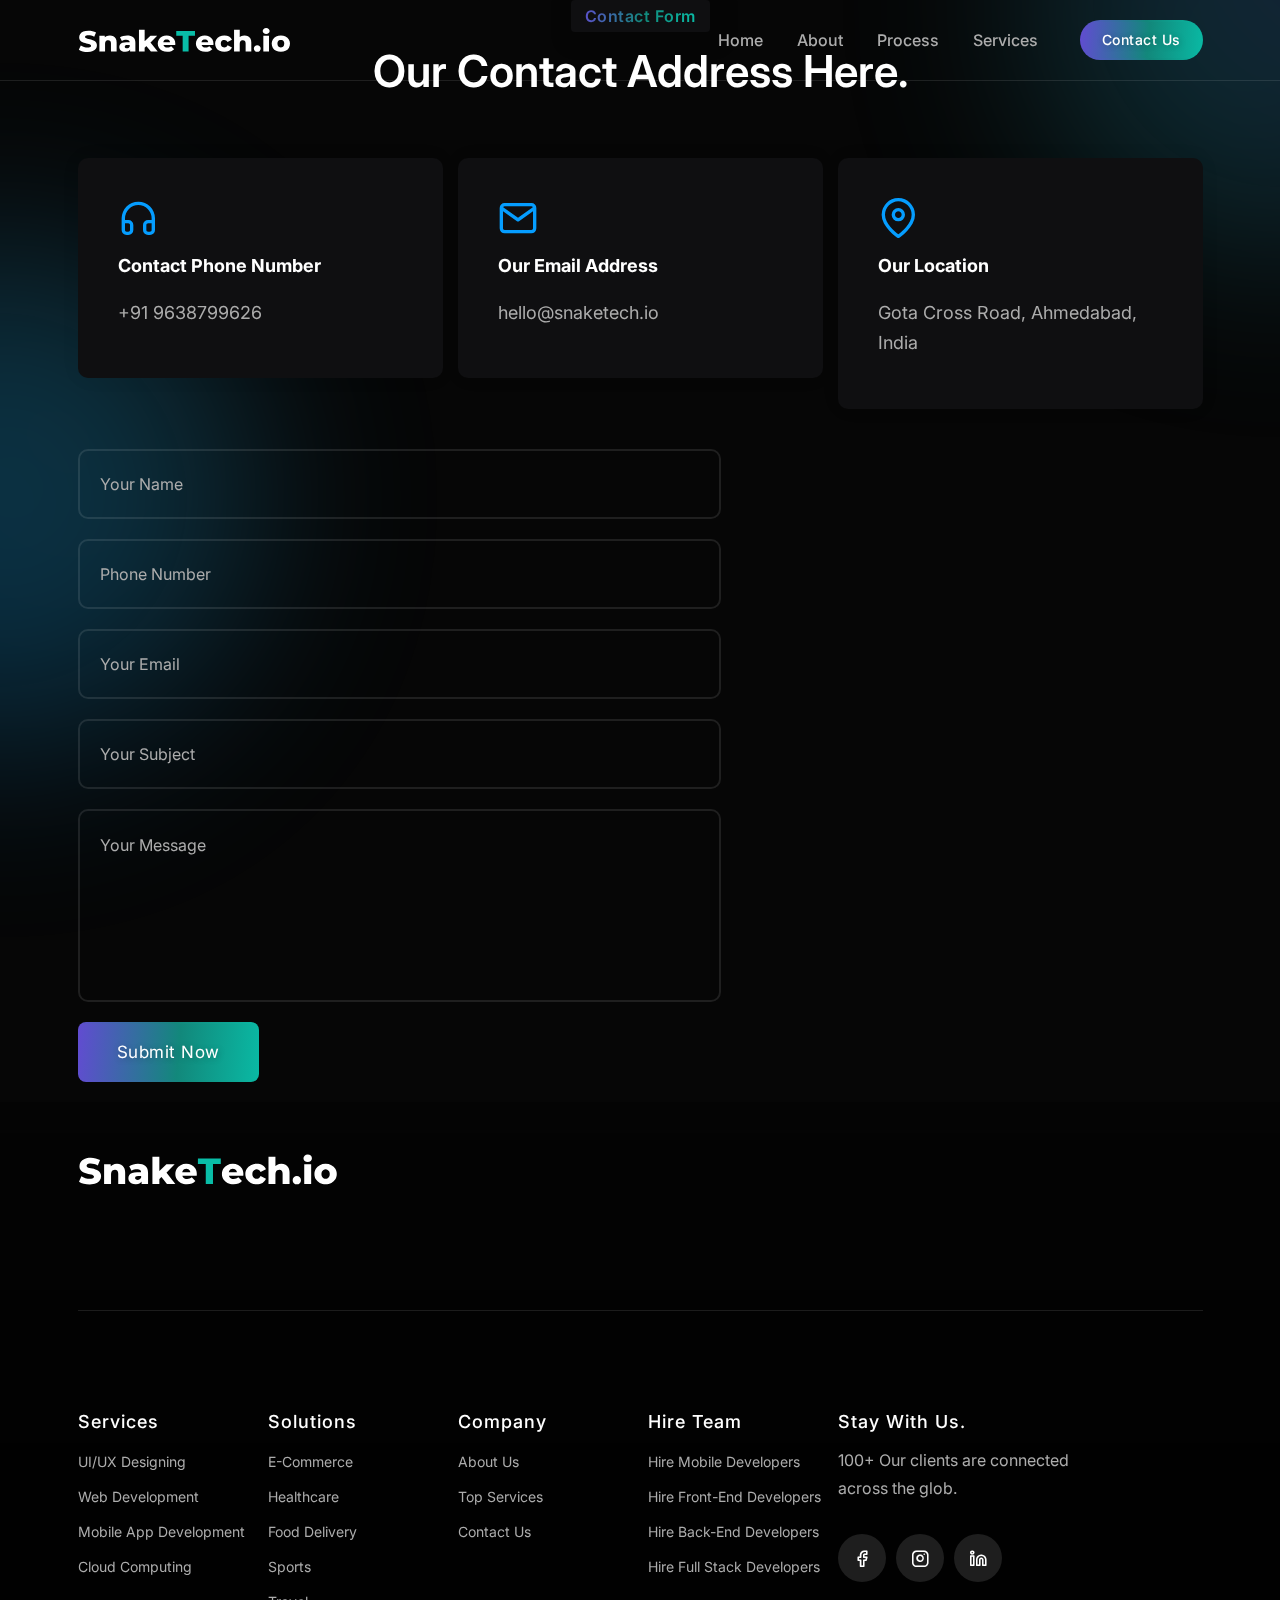
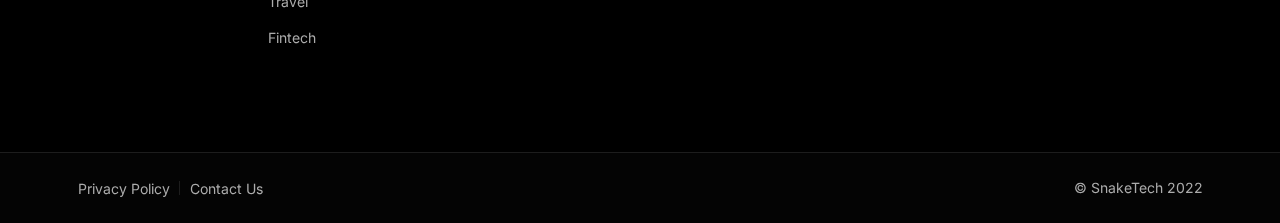
<file: contact.html>
<!DOCTYPE html>
<html lang="en">

<head>
    <meta charset="UTF-8">
    <meta content="width=device-width, initial-scale=1.0" name="viewport">
    <title>Contact SnakeTech for Web and Mobile App Development</title>
    <meta content="Contact us now for your web and mobile app development requirements. We will get back to you as soon as possible."
          name="description"/>
    <meta content="Contact us, contact SnakeTech"
          name="keywords"/>
    <meta content="Contact SnakeTech for Web and Mobile App Development" property="og:title">
    <meta content="Contact SnakeTech for Web and Mobile App Development" property="twitter:title">
    <meta content="Contact us now for your web and mobile app development requirements. We will get back to you as soon as possible." property="og:description">
    <meta content="Contact us now for your web and mobile app development requirements. We will get back to you as soon as possible." property="twitter:description">
    <meta content="https://snaketech.io/contact.html" property="og:url">
    <meta content="https://snaketech.io/contact.html" property="twitter:url">
    <meta content="https://snaketech.io/assets/images/about/about-7.jpg" property="og:image">
    <meta content="https://snaketech.io/assets/images/about/about-7.jpg" property="twitter:image">

    <!-- Favicon -->
    <link href="assets/images/favicons/apple-icon-57x57.png" rel="apple-touch-icon" sizes="57x57">
    <link href="assets/images/favicons/apple-icon-60x60.png" rel="apple-touch-icon" sizes="60x60">
    <link href="assets/images/favicons/apple-icon-72x72.png" rel="apple-touch-icon" sizes="72x72">
    <link href="assets/images/favicons/apple-icon-76x76.png" rel="apple-touch-icon" sizes="76x76">
    <link href="assets/images/favicons/apple-icon-114x114.png" rel="apple-touch-icon" sizes="114x114">
    <link href="assets/images/favicons/apple-icon-120x120.png" rel="apple-touch-icon" sizes="120x120">
    <link href="assets/images/favicons/apple-icon-144x144.png" rel="apple-touch-icon" sizes="144x144">
    <link href="assets/images/favicons/apple-icon-152x152.png" rel="apple-touch-icon" sizes="152x152">
    <link href="assets/images/favicons/apple-icon-180x180.png" rel="apple-touch-icon" sizes="180x180">
    <link href="assets/images/favicons/android-icon-192x192.png" rel="icon" sizes="192x192" type="image/png">
    <link href="assets/images/favicons/favicon-32x32.png" rel="icon" sizes="32x32" type="image/png">
    <link href="assets/images/favicons/favicon-96x96.png" rel="icon" sizes="96x96" type="image/png">
    <link href="assets/images/favicons/favicon-16x16.png" rel="icon" sizes="16x16" type="image/png">

    <!-- CSS ============================================ -->
    <link href="assets/css/vendor/bootstrap.min.css" rel="stylesheet">
    <link href="assets/css/plugins/animation.css" rel="stylesheet">
    <link href="assets/css/plugins/feature.css" rel="stylesheet">
    <link href="assets/css/plugins/magnify.min.css" rel="stylesheet">
    <link href="assets/css/plugins/slick.css" rel="stylesheet">
    <link href="assets/css/plugins/slick-theme.css" rel="stylesheet">
    <link href="assets/css/plugins/lightbox.css" rel="stylesheet">
    <link rel="stylesheet" href="assets/css/style.css">
</head>


<body class="active-dark-mode">
    <main class="page-wrapper">
        <!-- Start Header Area  -->
        <header class="rn-header header-default header-transparent header-sticky">
            <div class="container position-relative">
                <div class="row align-items-center row--0">
                    <div class="col-lg-3 col-md-6 col-4">
                        <div class="logo">
                            <a href="index.html">
                                <img alt="SnakeTech.io" class="logo-light" src="assets/images/logo/logo.svg">
                                <img alt="SnakeTech.io" class="logo-dark" src="assets/images/logo/logo-dark.svg">
                            </a>
                        </div>
                    </div>
                    <div class="col-lg-9 col-md-6 col-8 position-static">
                        <div class="header-right">
                            <nav class="mainmenu-nav d-none d-lg-block">
                                <ul class="mainmenu">
                                    <li><a href="index.html">Home</a></li>
                                    <li><a href="about.html">About</a></li>
                                    <li><a href="process.html">Process</a></li>
                                    <li><a href="services.html">Services</a></li>
                                </ul>


                            </nav>
                            <!-- Start Header Btn  -->
                            <div class="header-btn"><a class="btn-default btn-small round"
                                                       href="contact.html">Contact
                                Us</a></div>
                            <!-- End Header Btn  -->

                            <!-- Start Mobile-Menu-Bar -->
                            <div class="mobile-menu-bar ml--5 d-block d-lg-none">
                                <div class="hamberger">
                                    <button class="hamberger-button">
                                        <i class="feather-menu"></i>
                                    </button>
                                </div>
                            </div>
                            <!-- Start Mobile-Menu-Bar -->


                            <!--                        <div id="my_switcher" class="my_switcher">-->
                            <!--                            <ul>-->
                            <!--                                <li>-->
                            <!--                                    <a href="javascript: void(0);" data-theme="light" class="setColor light">-->
                            <!--                                        <img class="sun-image" src="assets/images/icons/sun-01.svg" alt="Sun images">-->
                            <!--                                    </a>-->
                            <!--                                </li>-->
                            <!--                                <li>-->
                            <!--                                    <a href="javascript: void(0);" data-theme="dark" class="setColor dark">-->
                            <!--                                        <img class="Victor Image" src="assets/images/icons/vector.svg"-->
                            <!--                                             alt="Vector Images">-->
                            <!--                                    </a>-->
                            <!--                                </li>-->
                            <!--                            </ul>-->
                            <!--                        </div>-->

                        </div>
                    </div>
                </div>
            </div>
        </header>
        <!-- End Header Area  -->
        <div class="popup-mobile-menu">
            <div class="inner">
                <div class="header-top">
                    <div class="logo">
                        <a href="index.html">
                            <img alt="SnakeTech.io" class="logo-light" src="assets/images/logo/logo.svg">
                            <img alt="SnakeTech.io" class="logo-dark" src="assets/images/logo/logo-dark.svg">
                        </a>
                    </div>
                    <div class="close-menu">
                        <button class="close-button">
                            <i class="feather-x"></i>
                        </button>
                    </div>
                </div>
                <ul class="mainmenu">
                    <li><a href="index.html">Home</a></li>
                    <li><a href="about.html">About</a></li>
                    <li><a href="process.html">Process</a></li>
                    <li><a href="services.html">Services</a></li>
                    <li><a href="contact.html">Contact</a></li>
                </ul>
            </div>
        </div>

        <!-- Start Theme Style  -->
        <div>
            <div class="rn-gradient-circle"></div>
            <div class="rn-gradient-circle theme-pink"></div>
        </div>
        <!-- End Theme Style  -->



        <!-- Start Contact Area  -->
        <div class="main-content">
            <div class="rwt-contact-area rn-section-gap-fix">
                <div class="container">
                    <div class="row">
                        <div class="col-lg-12 mb--40">
                            <div class="section-title text-center" data-sal="slide-up" data-sal-delay="100" data-sal-duration="700">
                                <h4 class="subtitle "><span class="theme-gradient">Contact Form</span></h4>
                                <h2 class="title w-600 mb--20">Our Contact Address Here.</h2>
                            </div>
                        </div>
                    </div>
                    <div class="row row--15">
                        <div class="col-lg-12">
                            <div class="rn-contact-address mt_dec--30">
                                <div class="row">
                                    <div class="col-lg-4 col-md-6 col-12">
                                        <div class="rn-address">
                                            <div class="icon">
                                                <i class="feather-headphones"></i>
                                            </div>
                                            <div class="inner">
                                                <h4 class="title">Contact Phone Number</h4>
                                                <p><a href="tel:+919638799626">+91 9638799626</a></p>
                                            </div>
                                        </div>
                                    </div>
                                    <div class="col-lg-4 col-md-6 col-12">
                                        <div class="rn-address">
                                            <div class="icon">
                                                <i class="feather-mail"></i>
                                            </div>
                                            <div class="inner">
                                                <h4 class="title">Our Email Address</h4>
                                                <p><a href="mailto:hello@snaketech.io">hello@snaketech.io</a></p>
                                            </div>
                                        </div>
                                    </div>
                                    <div class="col-lg-4 col-md-6 col-12">
                                        <div class="rn-address">
                                            <div class="icon">
                                                <i class="feather-map-pin"></i>
                                            </div>
                                            <div class="inner">
                                                <h4 class="title">Our Location</h4>
                                                <p>Gota Cross Road, Ahmedabad, India</p>
                                            </div>
                                        </div>
                                    </div>
                                </div>
                            </div>
                        </div>
                    </div>

                    <div class="row mt--40 row--15">
                        <div class="col-lg-7">
                            <form class="contact-form-1" id="contact-form" method="POST">
                                <div class="form-group">
                                    <input id="contact-name" name="name" placeholder="Your Name" required type="text"/>
                                </div>
                                <div class="form-group">
                                    <input id="contact-phone" name="phone" placeholder="Phone Number" required type="text"/>
                                </div>
                                <div class="form-group">
                                    <input id="email" name="email" placeholder="Your Email" required type="email"/>
                                </div>

                                <div class="form-group">
                                    <input id="subject" name="subject" placeholder="Your Subject" required type="text"/>
                                </div>

                                <div class="form-group">
                                    <textarea id="contact-message" name="message" placeholder="Your Message" required></textarea>
                                </div>

                                <div class="form-group">
                                    <button class="btn-default btn-large rn-btn cursor-pointer" id="submit" name="submit" type="submit">
                                        <span>Submit Now</span>
                                    </button>
                                </div>
                            </form>
                        </div>
                        <div class="col-lg-5 mt_md--30 mt_sm--30">
                            <div class="google-map-style-1">
                                <iframe allowfullscreen="" height="550" loading="lazy" src="https://www.google.com/maps/embed?pb=!1m14!1m12!1m3!1d3669.8976083701937!2d72.52963681473888!3d23.100843784913465!2m3!1f0!2f0!3f0!3m2!1i1024!2i768!4f13.1!5e0!3m2!1sen!2sin!4v1661593852148!5m2!1sen!2sin" style="border:0;" width="600"></iframe>
                            </div>
                        </div>
                    </div>
                </div>
            </div>

        </div>
        <!-- End Contact Area  -->

        <!-- Start Footer Area  -->
        <footer class="rn-footer footer-style-default variation-two">
            <div class="rn-callto-action clltoaction-style-default style-7">
                <div class="container">
                    <div class="row row--0 align-items-center content-wrapper">
                        <div class="col-lg-8 col-md-8">
                            <div class="inner">
                                <div class="content text-left">
                                    <div class="logo">
                                        <a href="index.html">
                                            <img alt="SnakeTech.io" class="logo-light" src="assets/images/logo/logo.svg">
                                            <img alt="SnakeTech.io" class="logo-dark" src="assets/images/logo/logo-dark.svg">
                                        </a>
                                    </div>
                                    <p class="subtitle fw-bolder" data-sal="slide-up" data-sal-delay="150" data-sal-duration="400">
                                        <span class="theme-gradient">DESIGN </span>, <span
                                            class="theme-gradient">DEVELOP </span> and <span
                                            class="theme-gradient">DEPLOY </span> your ideas to make a successful <span
                                            class="theme-gradient">BRAND</span>.</p>
                                </div>
                            </div>
                        </div>
                        <div class="col-lg-4 col-md-4" data-sal="slide-up" data-sal-delay="150" data-sal-duration="400">
                            <div class="call-to-btn text-left mt_sm--20 text-lg-right">
                                <a class="btn-default"
                                   href="about.html">About Us
                                    <i class="feather-arrow-right"></i>
                                </a>
                            </div>
                        </div>
                    </div>
                </div>
            </div>
            <div class="footer-top">
                <div class="container">
                    <div class="row">
                        <div class="col-lg-2 col-md-6 col-sm-6 col-12">
                            <div class="rn-footer-widget">
                                <h4 class="title">Services</h4>
                                <div class="inner">
                                    <ul class="footer-link link-hover">
                                        <li><a href="services.html">UI/UX Designing</a></li>
                                        <li><a href="services.html">Web Development</a></li>
                                        <li><a href="services.html">Mobile App Development</a></li>
                                        <li><a href="services.html">Cloud Computing</a></li>
                                    </ul>
                                </div>
                            </div>
                        </div>
                        <div class="col-lg-2 col-md-6 col-sm-6 col-12">
                            <div class="rn-footer-widget">
                                <div class="widget-menu-top">
                                    <h4 class="title">Solutions</h4>
                                    <div class="inner">
                                        <ul class="footer-link link-hover">
                                            <li><a href="contact.html">E-commerce</a></li>
                                            <li><a href="contact.html">Healthcare</a></li>
                                            <li><a href="contact.html">Food Delivery</a></li>
                                            <li><a href="contact.html">Sports</a></li>
                                            <li><a href="contact.html">Travel</a></li>
                                            <li><a href="contact.html">Fintech</a></li>
                                        </ul>
                                    </div>
                                </div>
                            </div>
                        </div>
                        <div class="col-lg-2 col-md-6 col-sm-6 col-12">
                            <div class="rn-footer-widget">
                                <h4 class="title">Company</h4>
                                <div class="inner">
                                    <ul class="footer-link link-hover">
                                        <li><a href="about.html">About Us</a></li>
                                        <li><a href="services.html">Top Services</a></li>
                                        <li><a href="contact.html">Contact Us</a></li>
                                    </ul>
                                </div>
                            </div>
                        </div>
                        <div class="col-lg-2 col-md-6 col-sm-6 col-12">
                            <div class="rn-footer-widget">
                                <h4 class="title">Hire Team</h4>
                                <div class="inner">
                                    <ul class="footer-link link-hover">
                                        <li><a href="contact.html">Hire Mobile Developers</a></li>
                                        <li><a href="contact.html">Hire Front-End Developers</a></li>
                                        <li><a href="contact.html">Hire Back-End Developers</a></li>
                                        <li><a href="contact.html">Hire Full Stack Developers</a></li>
                                    </ul>
                                </div>
                            </div>
                        </div>
                        <div class="col-lg-4 col-md-6 col-sm-6 col-12">
                            <div class="rn-footer-widget">
                                <h4 class="title">Stay With Us.</h4>
                                <div class="inner">
                                    <h6 class="subtitle">100+ Our clients are connected across the glob.</h6>
                                    <ul class="social-icon social-default justify-content-start">
                                        <li><a href="https://www.facebook.com/profile.php?id=100081126925924">
                                            <i class="feather-facebook"></i>
                                        </a>
                                        </li>
                                        <li><a href="https://www.instagram.com/snaketech.io/">
                                            <i class="feather-instagram"></i>
                                        </a>
                                        </li>
                                        <li><a href="https://www.linkedin.com/company/snaketech-io/">
                                            <i class="feather-linkedin"></i>
                                        </a>
                                        </li>
                                    </ul>
                                </div>
                            </div>
                        </div>
                    </div>
                </div>
            </div>
        </footer>
        <!-- End Footer Area  -->

        <!-- Start Copy Right Area  -->
        <div class="copyright-area copyright-style-one">
            <div class="container">
                <div class="row align-items-center">
                    <div class="col-lg-6 col-md-8 col-sm-12 col-12">
                        <div class="copyright-left">
                            <ul class="ft-menu link-hover">
                                <li>
                                    <a href="privacy-policy.html">Privacy Policy</a>
                                </li>
                                <li>
                                    <a href="contact.html">Contact Us</a>
                                </li>
                            </ul>
                        </div>
                    </div>
                    <div class="col-lg-6 col-md-4 col-sm-12 col-12">
                        <div class="copyright-right text-center text-lg-end">
                            <p class="copyright-text">&copy; SnakeTech 2022</p>
                        </div>
                    </div>
                </div>
            </div>
        </div>
        <!-- End Copy Right Area  -->

    </main>




    <!-- All Scripts  -->
    <!-- Start Top To Bottom Area  -->
    <div class="rn-back-top">
        <i class="feather-arrow-up"></i>
    </div>
    <!-- End Top To Bottom Area  -->
    <!-- JS
============================================ -->
    <script src="assets/js/vendor/modernizr.min.js"></script>
    <script src="assets/js/vendor/jquery.min.js"></script>
    <script src="assets/js/vendor/bootstrap.min.js"></script>
    <script src="assets/js/vendor/popper.min.js"></script>
    <script src="assets/js/vendor/waypoint.min.js"></script>
    <script src="assets/js/vendor/wow.min.js"></script>
    <script src="assets/js/vendor/counterup.min.js"></script>
    <script src="assets/js/vendor/feather.min.js"></script>
    <script src="assets/js/vendor/sal.min.js"></script>
    <script src="assets/js/vendor/masonry.js"></script>
    <script src="assets/js/vendor/imageloaded.js"></script>
    <script src="assets/js/vendor/magnify.min.js"></script>
    <script src="assets/js/vendor/lightbox.js"></script>
    <script src="assets/js/vendor/slick.min.js"></script>
    <script src="assets/js/vendor/easypie.js"></script>
    <script src="assets/js/vendor/text-type.js"></script>
    <script src="assets/js/vendor/jquery.style.swicher.js"></script>
    <script src="assets/js/vendor/js.cookie.js"></script>
    <script src="assets/js/vendor/jquery-one-page-nav.js"></script>
    <!-- Main JS -->
    <script src="assets/js/main.js"></script>
    <script type="application/javascript">
        function convertFormToJSON(form) {
            return $(form)
                .serializeArray()
                .reduce(function (json, { name, value }) {
                    json[name] = value;
                    return json;
                }, {});
        }

        $("#contact-form").submit(function(e) {
            e.preventDefault(); // avoid to execute the actual submit of the form.

            var form = $(this);
            form.serialize()
            const requestData = convertFormToJSON(form)
            var myHeaders = new Headers();
            myHeaders.append("Content-Type", "application/json");
            var options = { year: 'numeric', month: 'long', day: 'numeric', hour: 'numeric', minute: 'numeric' };
            var today  = new Date();

            const date = today.toLocaleDateString("en-US", options);
            var raw = JSON.stringify({
                "messaging_product": "whatsapp",
                "to": "919638799626",
                "type": "text",
                "text": {
                    "body": "⭐⭐ *New Lead From Website* ⭐⭐\n" +
                        "📅🕰️ *"+date+"* 🕰️📅\n" +
                        "\n" +
                        "👉 *Name:* "+requestData.name+"\n" +
                        "👉 *Email:* "+requestData.email+"\n" +
                        "👉 *Phone:* "+requestData.phone+"\n" +
                        "👉 *Subject:* "+requestData.subject+"\n" +
                        "👉 *Message:* "+requestData.message+""
                }
            });

            var requestOptions = {
                method: 'POST',
                headers: myHeaders,
                body: raw,
                redirect: 'follow'
            };
            fetch("https://graph.facebook.com/v14.0/104171725762100/messages?access_token=[base64]", requestOptions)
                .then(response => response.text())
                .then(result => {
                    window.location.replace('https://www.snaketech.io/thanks.html')
                })
                .catch(error => console.log('error', error));

        });
    </script>
    <script>
        var url = 'https://wati-integration-service.clare.ai/ShopifyWidget/shopifyWidget.js?37314';
        var s = document.createElement('script');
        s.type = 'text/javascript';
        s.async = true;
        s.src = url;
        var options = {
            "enabled":true,
            "chatButtonSetting":{
                "backgroundColor":"#12887b",
                "ctaText":"",
                "borderRadius":"25",
                "marginLeft":"30",
                "marginBottom":"30",
                "marginRight":"0",
                "position":"left"
            },
            "brandSetting":{
                "brandName":"SnakeTech.io",
                "brandSubTitle":"Typically replies within a hour",
                "brandImg":"https://i.ibb.co/hHZyM0f/20220524-013828-0000.png",
                "welcomeText":"Hi there!\nHow can I help you?",
                "messageText":"Hello, I want to discuss with you regarding project inquiry.",
                "backgroundColor":"#131A18",
                "ctaText":"Start Chat",
                "borderRadius":"25",
                "autoShow":false,
                "phoneNumber":"919638799626"
            }
        };
        s.onload = function() {
            CreateWhatsappChatWidget(options);
        };
        var x = document.getElementsByTagName('script')[0];
        x.parentNode.insertBefore(s, x);
    </script>
</body>


<!-- Mirrored from rainbowit.net/html/doob/contact.html by HTTrack Website Copier/3.x [XR&CO'2014], Fri, 08 Jul 2022 19:07:04 GMT -->
</html>
</file>
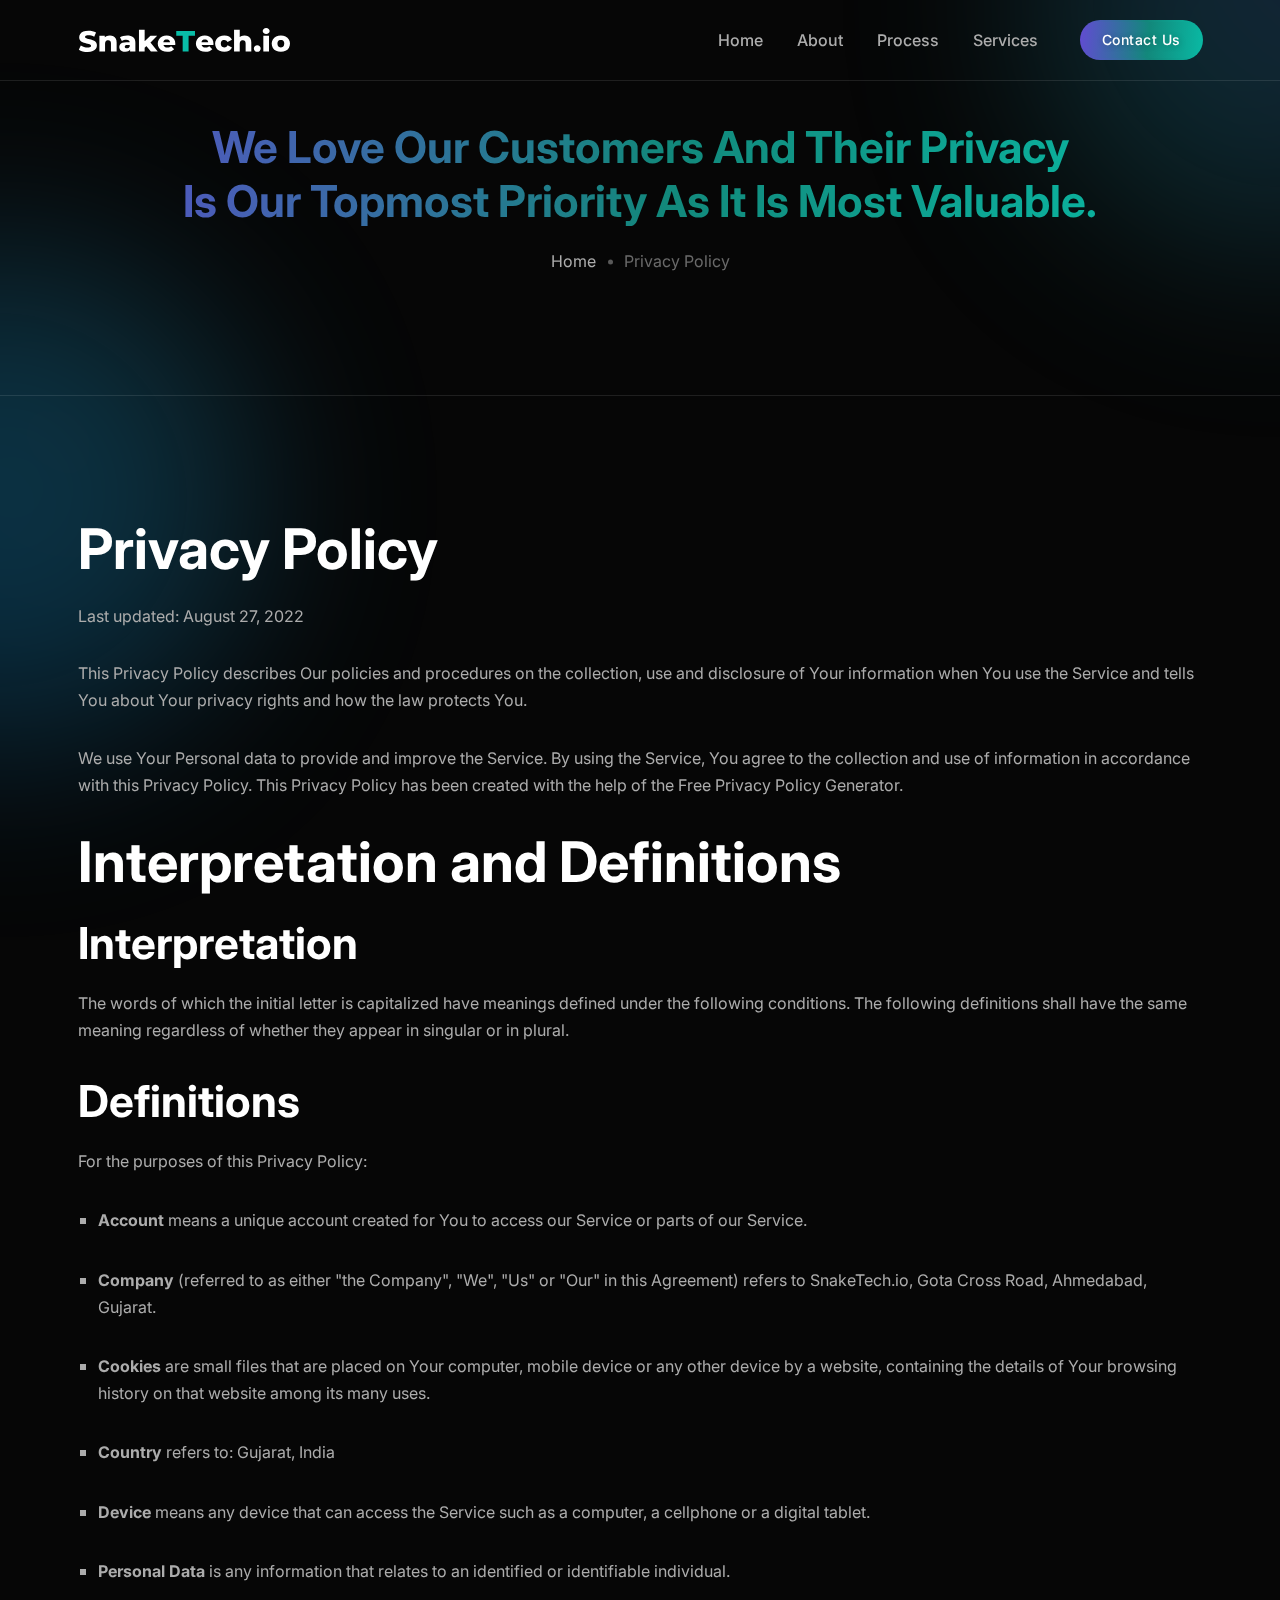
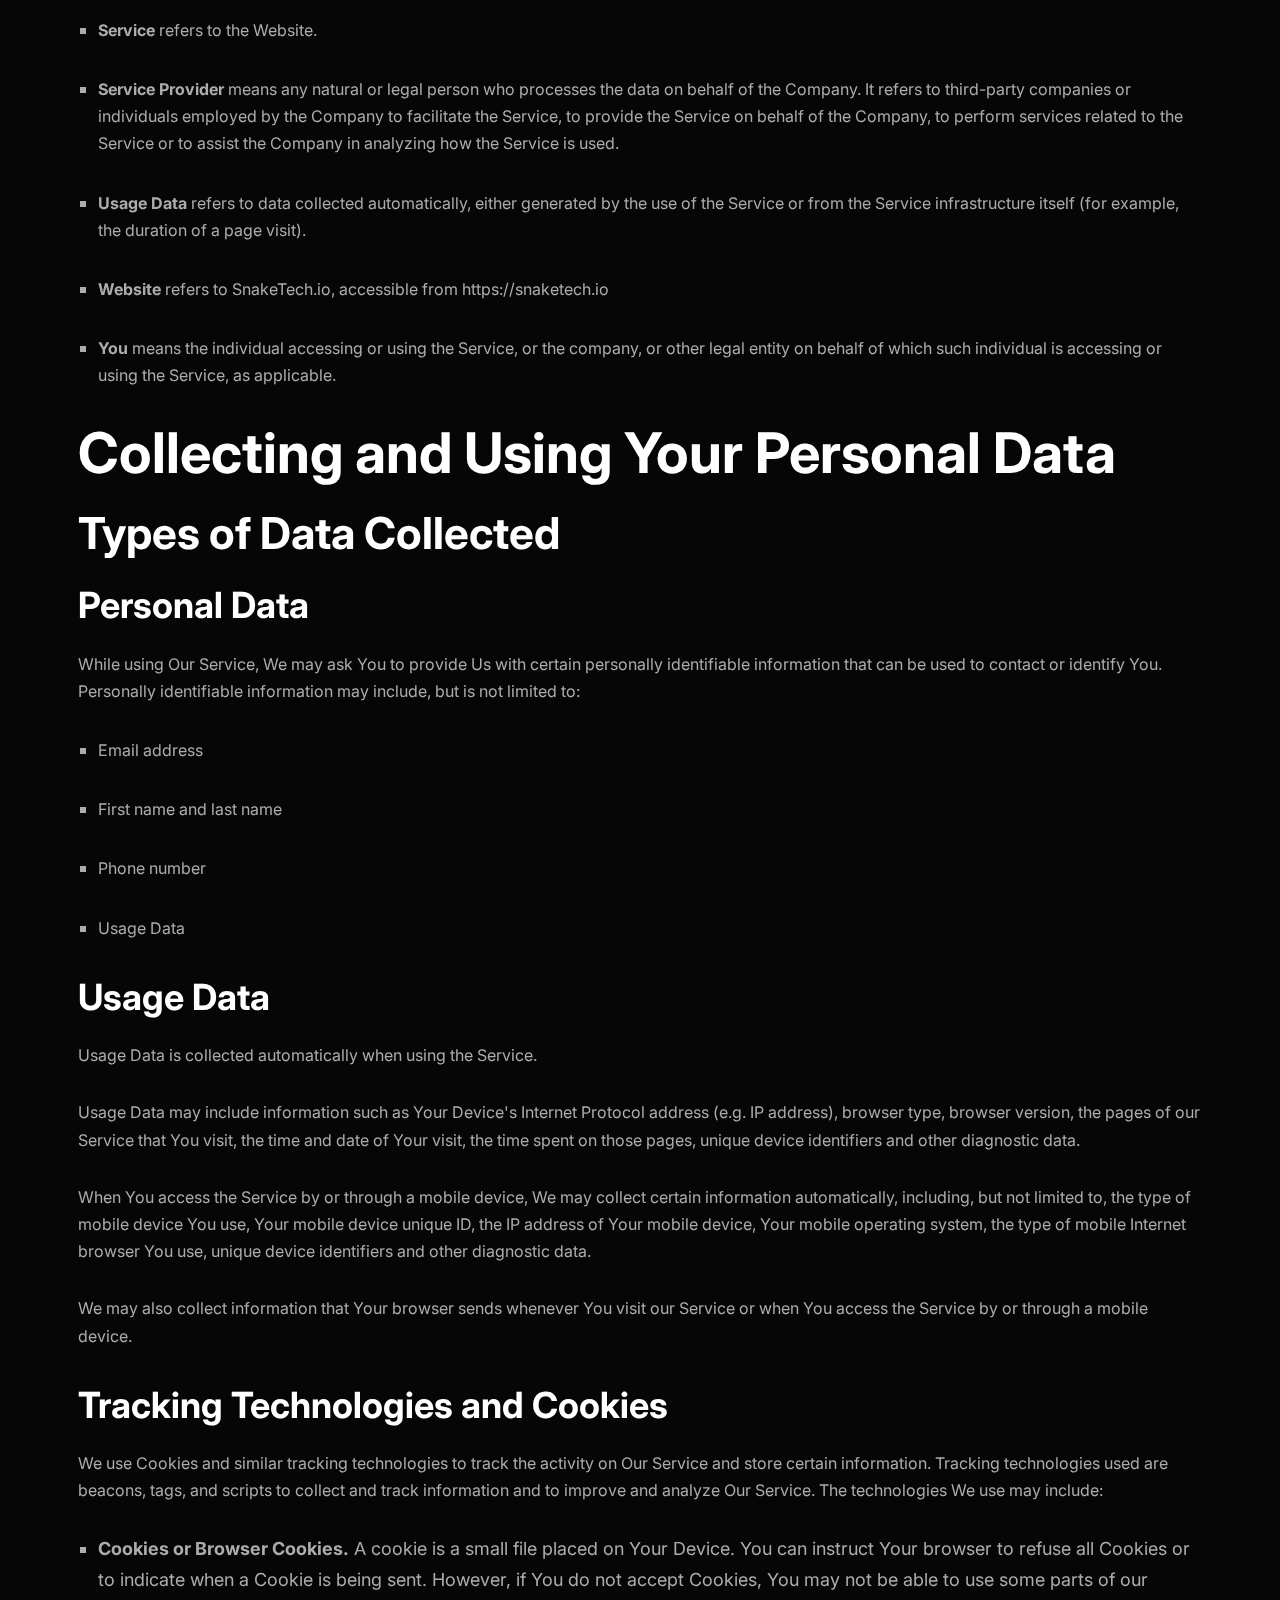
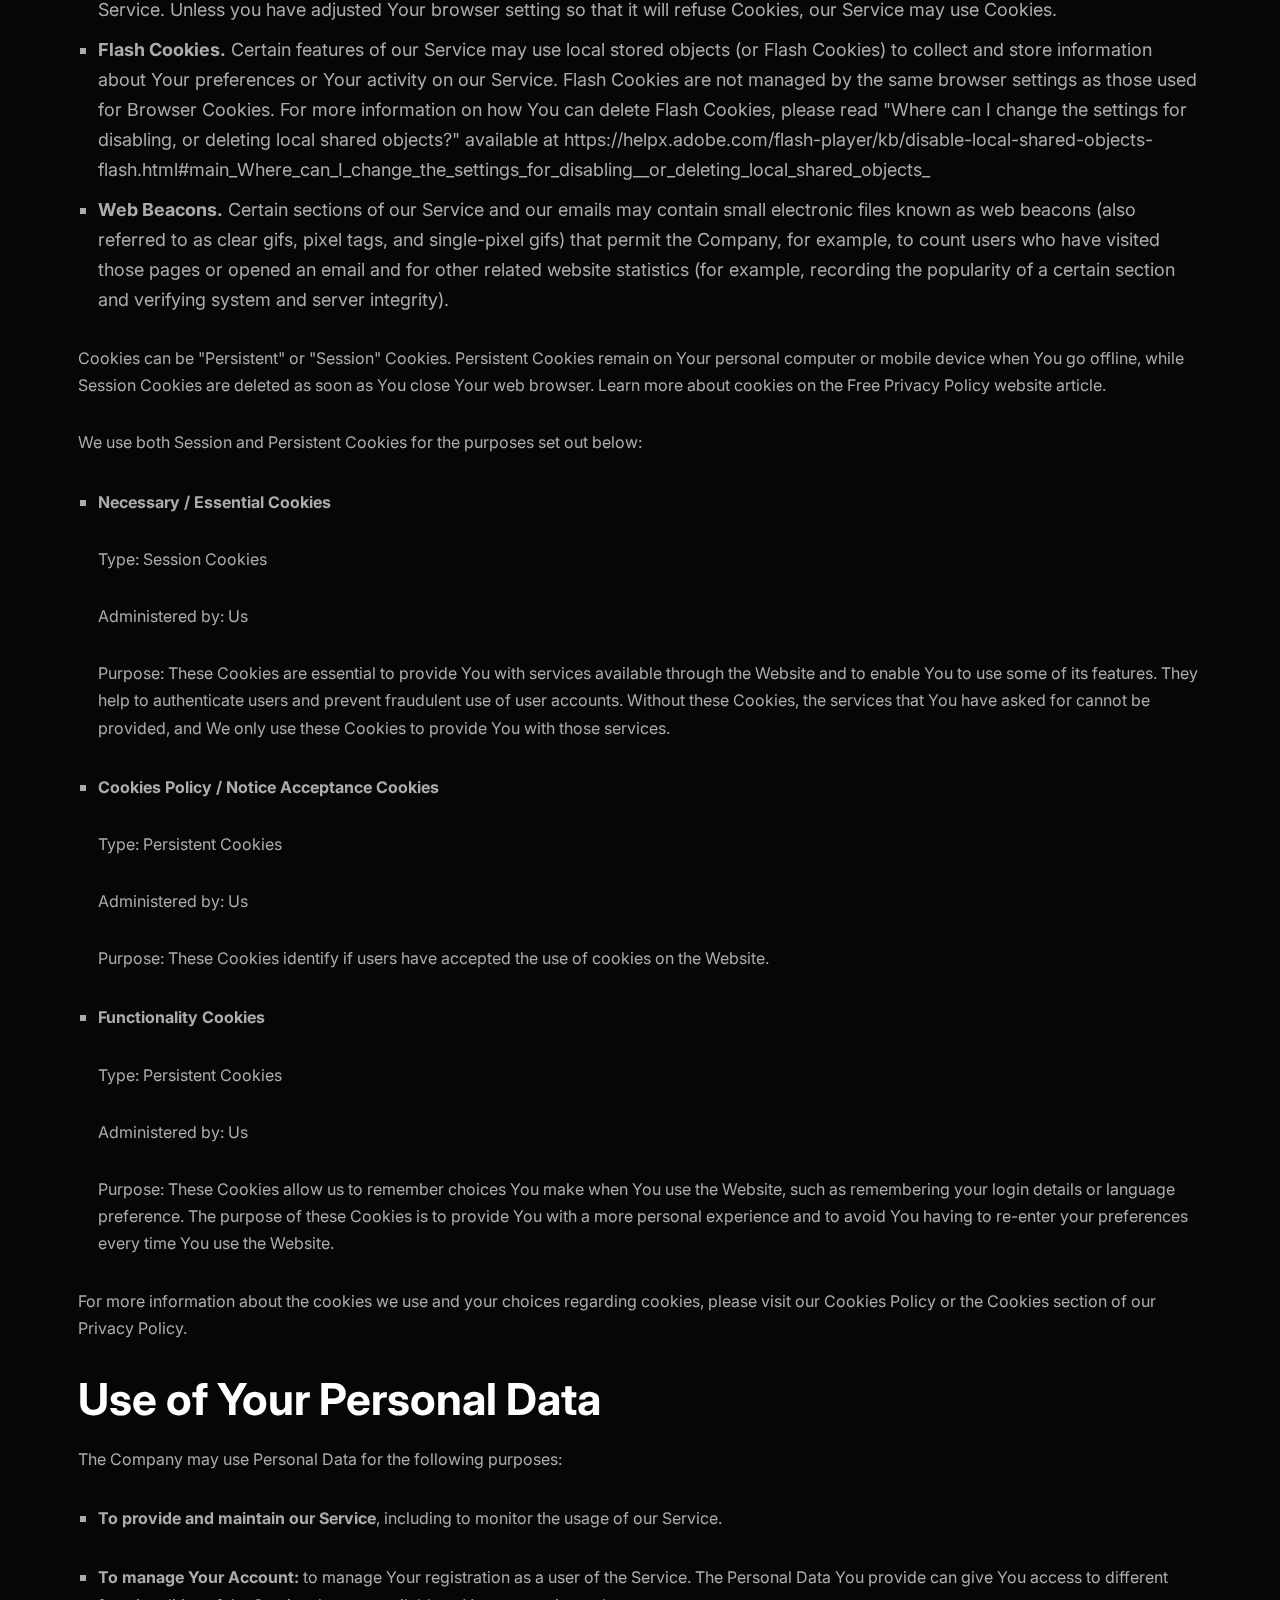
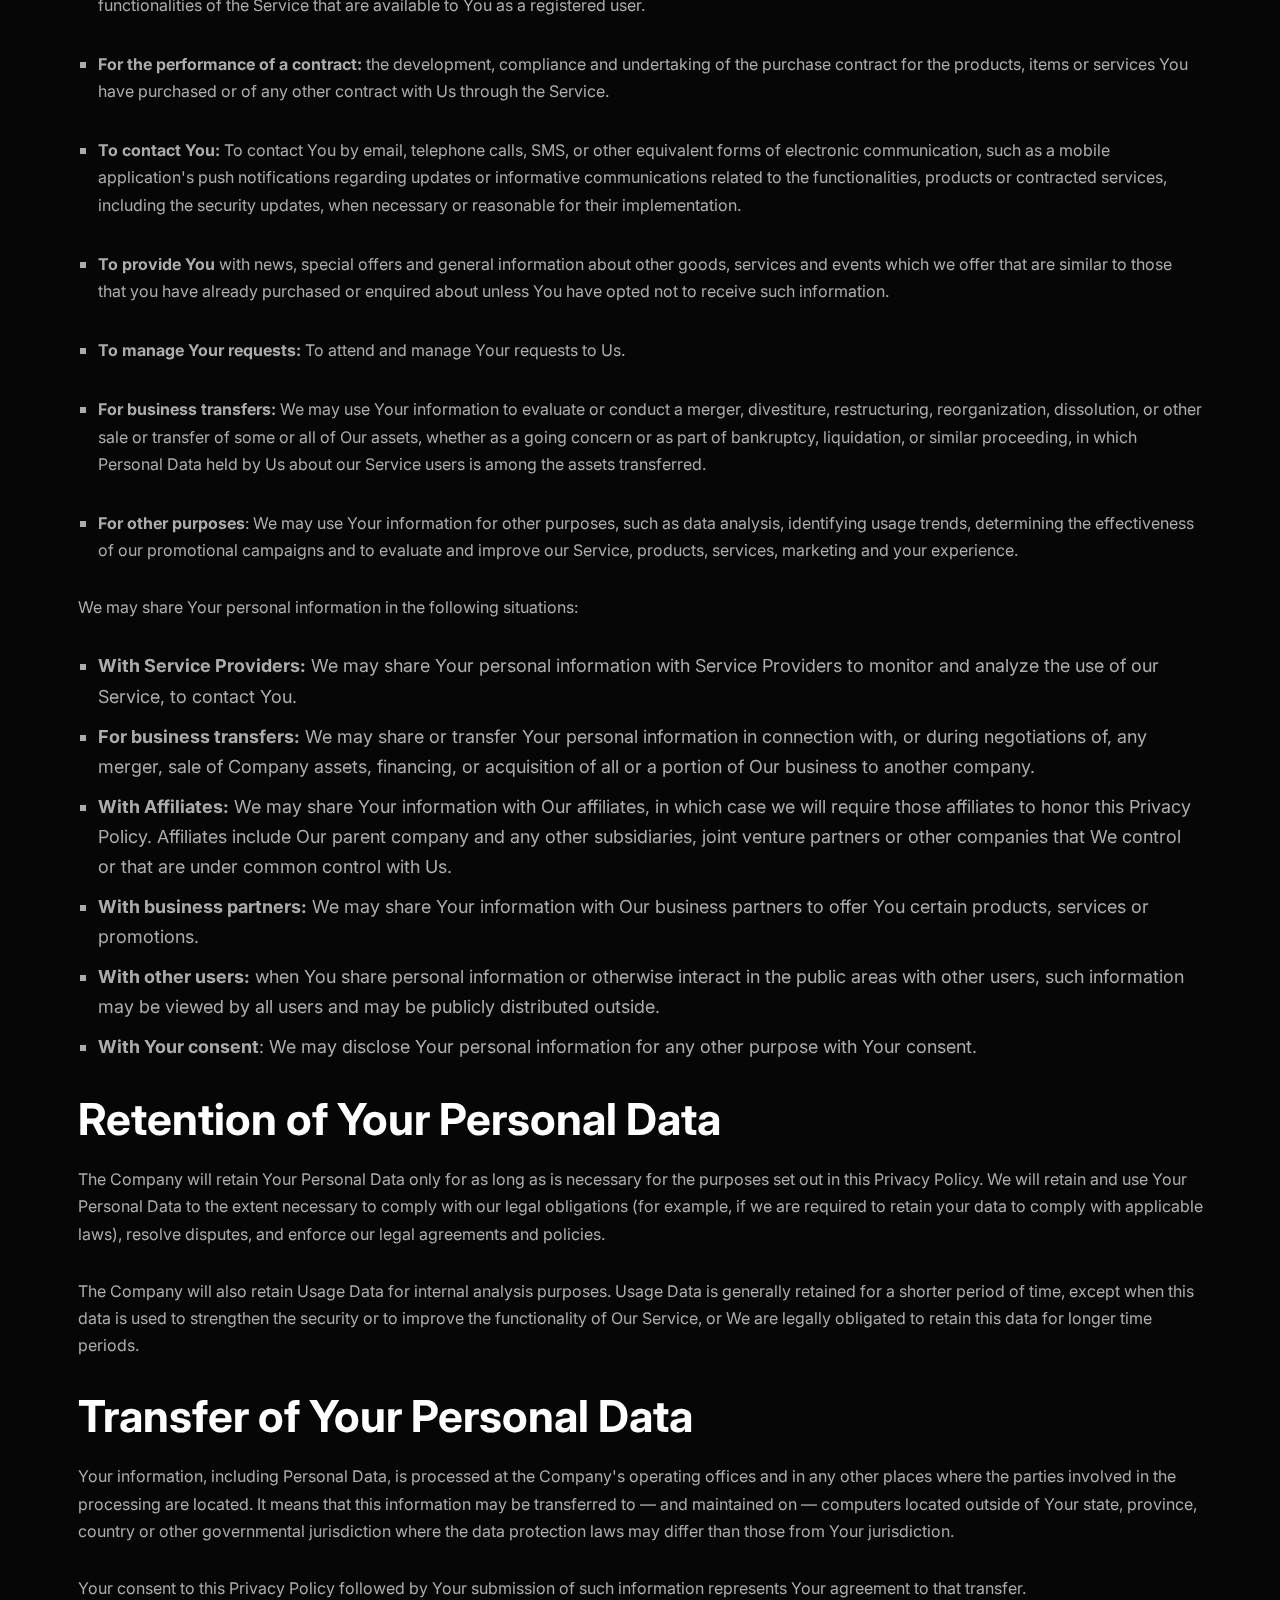
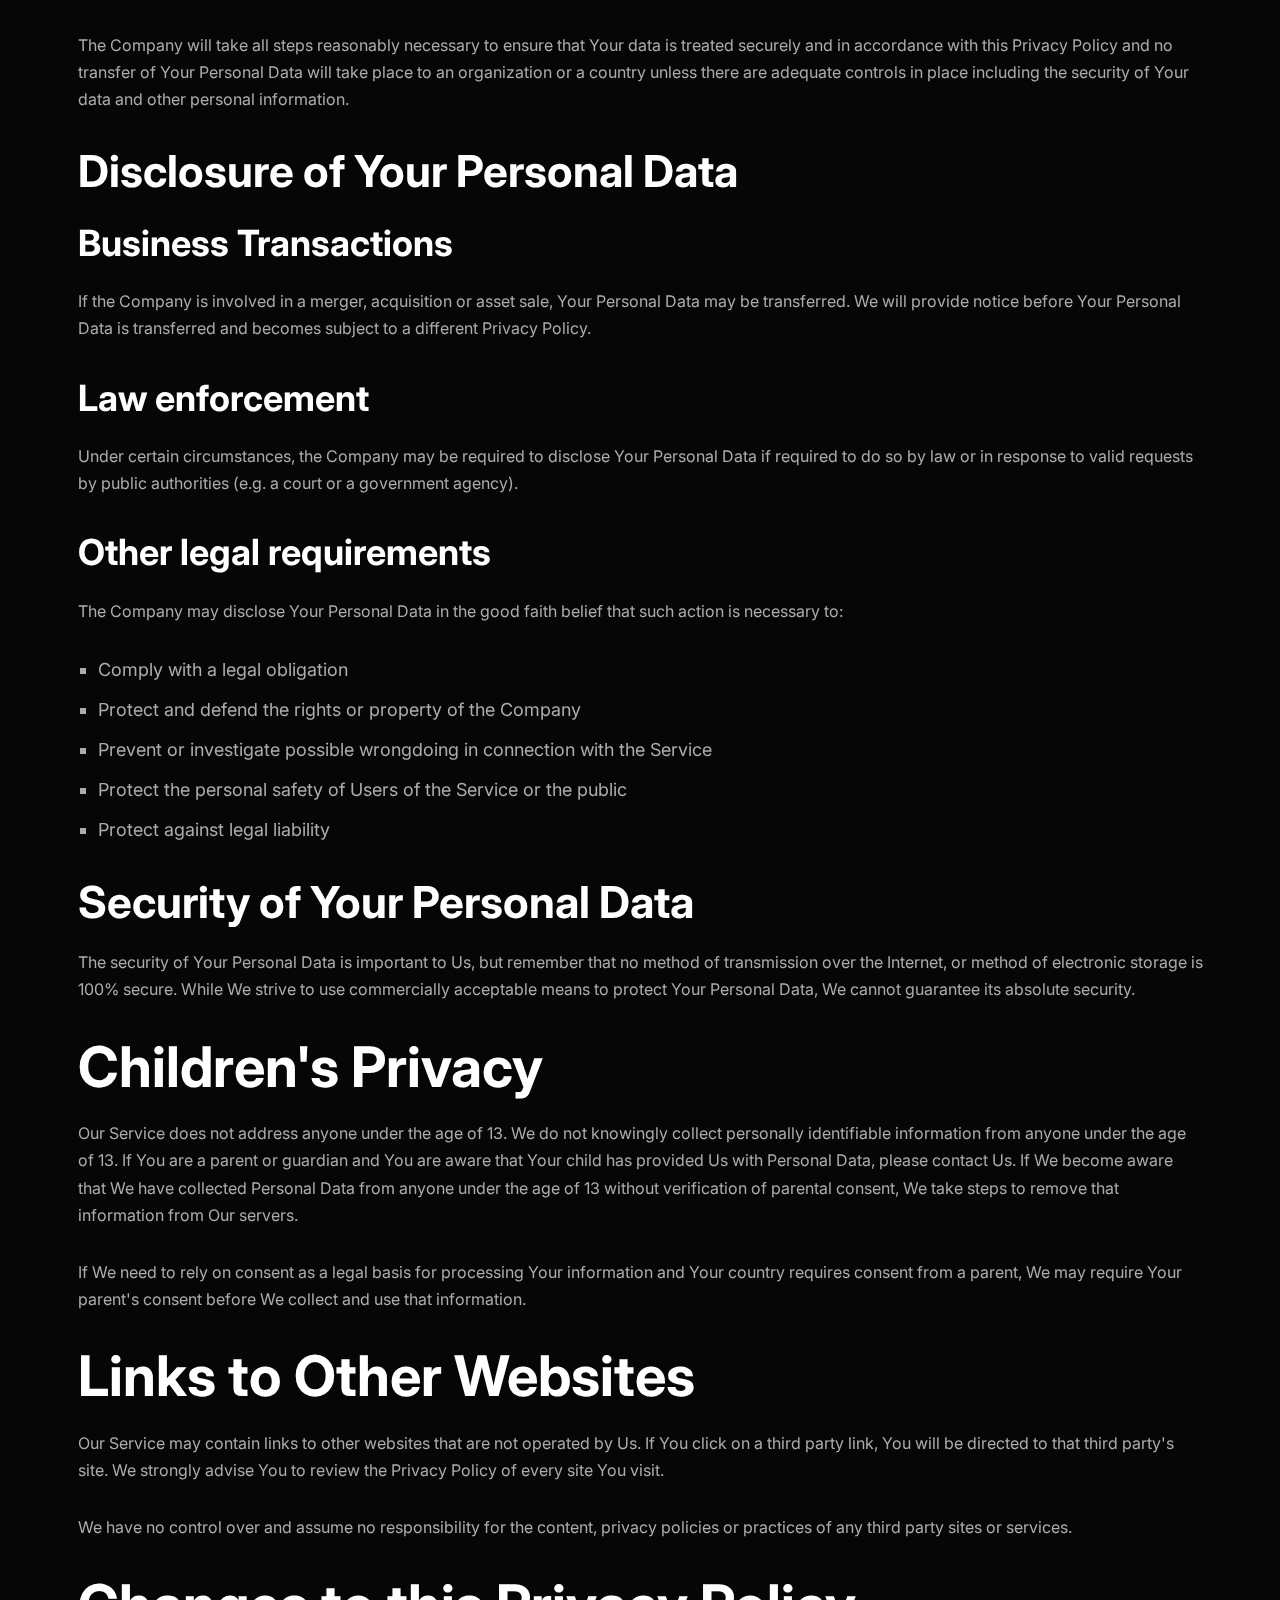
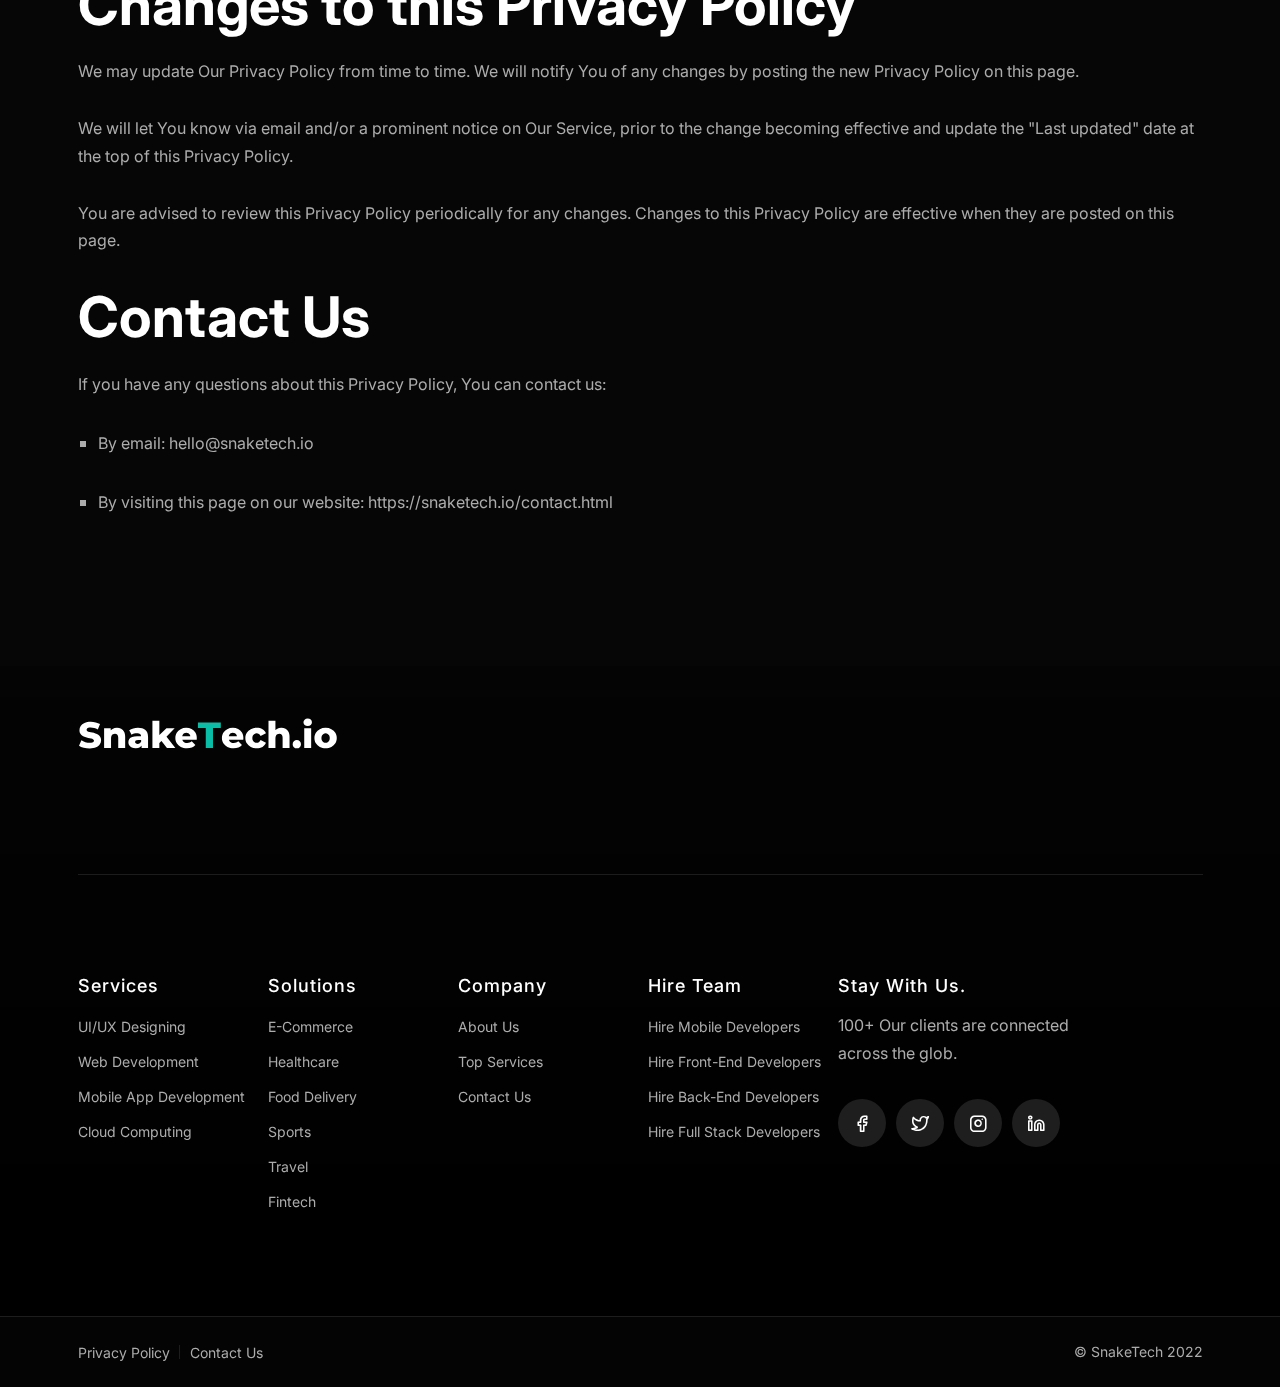
<file: privacy-policy.html>
<!DOCTYPE html>
<html lang="en">


<head>
    <meta charset="UTF-8">
    <meta content="width=device-width, initial-scale=1.0" name="viewport">
    <title>Privacy Policy - SnakeTech</title>
    <meta content="Your privacy is most valuable for us. Our privacy policy ensures you that we do not share or sell your information provided by you to any third party for advertising or any other purpose."
          name="description"/>
    <meta content="Privacy Policy, Privacy, Terms, Policies"
          name="keywords"/>
    <meta content="Privacy Policy - SnakeTech" property="og:title">
    <meta content="Privacy Policy - SnakeTech" property="twitter:title">
    <meta content="Your privacy is most valuable for us. Our privacy policy ensures you that we do not share or sell your information provided by you to any third party for advertising or any other purpose." property="og:description">
    <meta content="Your privacy is most valuable for us. Our privacy policy ensures you that we do not share or sell your information provided by you to any third party for advertising or any other purpose." property="twitter:description">
    <meta content="https://snaketech.io/privacy-policy.html" property="og:url">
    <meta content="https://snaketech.io/privacy-policy.html" property="twitter:url">
    <meta content="https://snaketech.io/assets/images/about/about-7.jpg" property="og:image">
    <meta content="https://snaketech.io/assets/images/about/about-7.jpg" property="twitter:image">

    <!-- CSS ============================================ -->
    <link href="assets/css/vendor/bootstrap.min.css" rel="stylesheet">
    <link href="assets/css/plugins/animation.css" rel="stylesheet">
    <link href="assets/css/plugins/feature.css" rel="stylesheet">
    <link href="assets/css/plugins/magnify.min.css" rel="stylesheet">
    <link href="assets/css/plugins/slick.css" rel="stylesheet">
    <link href="assets/css/plugins/slick-theme.css" rel="stylesheet">
    <link href="assets/css/plugins/lightbox.css" rel="stylesheet">
    <link href="assets/css/style.css" rel="stylesheet">
</head>

<body class="active-dark-mode">
    <main class="page-wrapper">
        <!-- Start Header Area  -->
        <header class="rn-header header-default header-transparent header-sticky">
            <div class="container position-relative">
                <div class="row align-items-center row--0">
                    <div class="col-lg-3 col-md-6 col-4">
                        <div class="logo">
                            <a href="index.html">
                                <img alt="SnakeTech.io" class="logo-light" src="assets/images/logo/logo.svg">
                                <img alt="SnakeTech.io" class="logo-dark" src="assets/images/logo/logo-dark.svg">
                            </a>
                        </div>
                    </div>
                    <div class="col-lg-9 col-md-6 col-8 position-static">
                        <div class="header-right">
                            <nav class="mainmenu-nav d-none d-lg-block">
                                <ul class="mainmenu">
                                    <li><a href="index.html">Home</a></li>
                                    <li><a href="about.html">About</a></li>
                                    <li><a href="process.html">Process</a></li>
                                    <li><a href="services.html">Services</a></li>
                                </ul>


                            </nav>
                            <!-- Start Header Btn  -->
                            <div class="header-btn"><a class="btn-default btn-small round"
                                                       href="contact.html">Contact
                                Us</a></div>
                            <!-- End Header Btn  -->

                            <!-- Start Mobile-Menu-Bar -->
                            <div class="mobile-menu-bar ml--5 d-block d-lg-none">
                                <div class="hamberger">
                                    <button class="hamberger-button">
                                        <i class="feather-menu"></i>
                                    </button>
                                </div>
                            </div>
                            <!-- Start Mobile-Menu-Bar -->


                            <!--                        <div id="my_switcher" class="my_switcher">-->
                            <!--                            <ul>-->
                            <!--                                <li>-->
                            <!--                                    <a href="javascript: void(0);" data-theme="light" class="setColor light">-->
                            <!--                                        <img class="sun-image" src="assets/images/icons/sun-01.svg" alt="Sun images">-->
                            <!--                                    </a>-->
                            <!--                                </li>-->
                            <!--                                <li>-->
                            <!--                                    <a href="javascript: void(0);" data-theme="dark" class="setColor dark">-->
                            <!--                                        <img class="Victor Image" src="assets/images/icons/vector.svg"-->
                            <!--                                             alt="Vector Images">-->
                            <!--                                    </a>-->
                            <!--                                </li>-->
                            <!--                            </ul>-->
                            <!--                        </div>-->

                        </div>
                    </div>
                </div>
            </div>
        </header>
        <!-- End Header Area  -->
        <div class="popup-mobile-menu">
            <div class="inner">
                <div class="header-top">
                    <div class="logo">
                        <a href="index.html">
                            <img alt="SnakeTech.io" class="logo-light" src="assets/images/logo/logo.svg">
                            <img alt="SnakeTech.io" class="logo-dark" src="assets/images/logo/logo-dark.svg">
                        </a>
                    </div>
                    <div class="close-menu">
                        <button class="close-button">
                            <i class="feather-x"></i>
                        </button>
                    </div>
                </div>
                <ul class="mainmenu">
                    <li><a href="index.html">Home</a></li>
                    <li><a href="about.html">About</a></li>
                    <li><a href="process.html">Process</a></li>
                    <li><a href="services.html">Services</a></li>
                    <li><a href="contact.html">Contact</a></li>
                </ul>
            </div>
        </div>
        <!-- Start Breadcarumb area  -->
        <div class="breadcrumb-area breadcarumb-style-1 rn-section-gap">
            <div class="container">
                <div class="row">
                    <div class="col-lg-12">
                        <div class="breadcrumb-inner text-center">
                            <h1 class="title theme-gradient h2">We love our customers and their privacy <br> is our topmost priority as it is most valuable.</h1>
                            <ul class="page-list">
                                <li class="rn-breadcrumb-item"><a href="index.html">Home</a></li>
                                <li class="rn-breadcrumb-item active">Privacy Policy</li>
                            </ul>
                        </div>
                    </div>
                </div>
            </div>
        </div>
        <!-- End Breadcarumb area  -->
        <!-- Start Theme Style  -->
        <div>
            <div class="rn-gradient-circle"></div>
            <div class="rn-gradient-circle theme-pink"></div>
        </div>
        <!-- End Theme Style  -->




        <!-- Start Elements Area  -->
        <div class="rwt-elements-area rn-section-gap">
            <div class="container">
                <div class="row">
                    <div class="col-lg-12">
                        <div class="entry-content">
                            <h1>Privacy Policy</h1>
                            <p>Last updated: August 27, 2022</p>
                            <p>This Privacy Policy describes Our policies and procedures on the collection, use and disclosure of Your information when You use the Service and tells You about Your privacy rights and how the law protects You.</p>
                            <p>We use Your Personal data to provide and improve the Service. By using the Service, You agree to the collection and use of information in accordance with this Privacy Policy. This Privacy Policy has been created with the help of the <a href="https://www.freeprivacypolicy.com/free-privacy-policy-generator/" target="_blank">Free Privacy Policy Generator</a>.</p>
                            <h1>Interpretation and Definitions</h1>
                            <h2>Interpretation</h2>
                            <p>The words of which the initial letter is capitalized have meanings defined under the following conditions. The following definitions shall have the same meaning regardless of whether they appear in singular or in plural.</p>
                            <h2>Definitions</h2>
                            <p>For the purposes of this Privacy Policy:</p>
                            <ul>
                                <li>
                                    <p><strong>Account</strong> means a unique account created for You to access our Service or parts of our Service.</p>
                                </li>
                                <li>
                                    <p><strong>Company</strong> (referred to as either &quot;the Company&quot;, &quot;We&quot;, &quot;Us&quot; or &quot;Our&quot; in this Agreement) refers to SnakeTech.io, Gota Cross Road, Ahmedabad, Gujarat.</p>
                                </li>
                                <li>
                                    <p><strong>Cookies</strong> are small files that are placed on Your computer, mobile device or any other device by a website, containing the details of Your browsing history on that website among its many uses.</p>
                                </li>
                                <li>
                                    <p><strong>Country</strong> refers to: Gujarat,  India</p>
                                </li>
                                <li>
                                    <p><strong>Device</strong> means any device that can access the Service such as a computer, a cellphone or a digital tablet.</p>
                                </li>
                                <li>
                                    <p><strong>Personal Data</strong> is any information that relates to an identified or identifiable individual.</p>
                                </li>
                                <li>
                                    <p><strong>Service</strong> refers to the Website.</p>
                                </li>
                                <li>
                                    <p><strong>Service Provider</strong> means any natural or legal person who processes the data on behalf of the Company. It refers to third-party companies or individuals employed by the Company to facilitate the Service, to provide the Service on behalf of the Company, to perform services related to the Service or to assist the Company in analyzing how the Service is used.</p>
                                </li>
                                <li>
                                    <p><strong>Usage Data</strong> refers to data collected automatically, either generated by the use of the Service or from the Service infrastructure itself (for example, the duration of a page visit).</p>
                                </li>
                                <li>
                                    <p><strong>Website</strong> refers to SnakeTech.io, accessible from <a href="https://snaketech.io" rel="external nofollow noopener" target="_blank">https://snaketech.io</a></p>
                                </li>
                                <li>
                                    <p><strong>You</strong> means the individual accessing or using the Service, or the company, or other legal entity on behalf of which such individual is accessing or using the Service, as applicable.</p>
                                </li>
                            </ul>
                            <h1>Collecting and Using Your Personal Data</h1>
                            <h2>Types of Data Collected</h2>
                            <h3>Personal Data</h3>
                            <p>While using Our Service, We may ask You to provide Us with certain personally identifiable information that can be used to contact or identify You. Personally identifiable information may include, but is not limited to:</p>
                            <ul>
                                <li>
                                    <p>Email address</p>
                                </li>
                                <li>
                                    <p>First name and last name</p>
                                </li>
                                <li>
                                    <p>Phone number</p>
                                </li>
                                <li>
                                    <p>Usage Data</p>
                                </li>
                            </ul>
                            <h3>Usage Data</h3>
                            <p>Usage Data is collected automatically when using the Service.</p>
                            <p>Usage Data may include information such as Your Device's Internet Protocol address (e.g. IP address), browser type, browser version, the pages of our Service that You visit, the time and date of Your visit, the time spent on those pages, unique device identifiers and other diagnostic data.</p>
                            <p>When You access the Service by or through a mobile device, We may collect certain information automatically, including, but not limited to, the type of mobile device You use, Your mobile device unique ID, the IP address of Your mobile device, Your mobile operating system, the type of mobile Internet browser You use, unique device identifiers and other diagnostic data.</p>
                            <p>We may also collect information that Your browser sends whenever You visit our Service or when You access the Service by or through a mobile device.</p>
                            <h3>Tracking Technologies and Cookies</h3>
                            <p>We use Cookies and similar tracking technologies to track the activity on Our Service and store certain information. Tracking technologies used are beacons, tags, and scripts to collect and track information and to improve and analyze Our Service. The technologies We use may include:</p>
                            <ul>
                                <li><strong>Cookies or Browser Cookies.</strong> A cookie is a small file placed on Your Device. You can instruct Your browser to refuse all Cookies or to indicate when a Cookie is being sent. However, if You do not accept Cookies, You may not be able to use some parts of our Service. Unless you have adjusted Your browser setting so that it will refuse Cookies, our Service may use Cookies.</li>
                                <li><strong>Flash Cookies.</strong> Certain features of our Service may use local stored objects (or Flash Cookies) to collect and store information about Your preferences or Your activity on our Service. Flash Cookies are not managed by the same browser settings as those used for Browser Cookies. For more information on how You can delete Flash Cookies, please read &quot;Where can I change the settings for disabling, or deleting local shared objects?&quot; available at <a href="https://helpx.adobe.com/flash-player/kb/disable-local-shared-objects-flash.html#main_Where_can_I_change_the_settings_for_disabling__or_deleting_local_shared_objects_" rel="external nofollow noopener" target="_blank">https://helpx.adobe.com/flash-player/kb/disable-local-shared-objects-flash.html#main_Where_can_I_change_the_settings_for_disabling__or_deleting_local_shared_objects_</a></li>
                                <li><strong>Web Beacons.</strong> Certain sections of our Service and our emails may contain small electronic files known as web beacons (also referred to as clear gifs, pixel tags, and single-pixel gifs) that permit the Company, for example, to count users who have visited those pages or opened an email and for other related website statistics (for example, recording the popularity of a certain section and verifying system and server integrity).</li>
                            </ul>
                            <p>Cookies can be &quot;Persistent&quot; or &quot;Session&quot; Cookies. Persistent Cookies remain on Your personal computer or mobile device when You go offline, while Session Cookies are deleted as soon as You close Your web browser. Learn more about cookies on the <a href="https://www.freeprivacypolicy.com/blog/sample-privacy-policy-template/#Use_Of_Cookies_And_Tracking" target="_blank">Free Privacy Policy website</a> article.</p>
                            <p>We use both Session and Persistent Cookies for the purposes set out below:</p>
                            <ul>
                                <li>
                                    <p><strong>Necessary / Essential Cookies</strong></p>
                                    <p>Type: Session Cookies</p>
                                    <p>Administered by: Us</p>
                                    <p>Purpose: These Cookies are essential to provide You with services available through the Website and to enable You to use some of its features. They help to authenticate users and prevent fraudulent use of user accounts. Without these Cookies, the services that You have asked for cannot be provided, and We only use these Cookies to provide You with those services.</p>
                                </li>
                                <li>
                                    <p><strong>Cookies Policy / Notice Acceptance Cookies</strong></p>
                                    <p>Type: Persistent Cookies</p>
                                    <p>Administered by: Us</p>
                                    <p>Purpose: These Cookies identify if users have accepted the use of cookies on the Website.</p>
                                </li>
                                <li>
                                    <p><strong>Functionality Cookies</strong></p>
                                    <p>Type: Persistent Cookies</p>
                                    <p>Administered by: Us</p>
                                    <p>Purpose: These Cookies allow us to remember choices You make when You use the Website, such as remembering your login details or language preference. The purpose of these Cookies is to provide You with a more personal experience and to avoid You having to re-enter your preferences every time You use the Website.</p>
                                </li>
                            </ul>
                            <p>For more information about the cookies we use and your choices regarding cookies, please visit our Cookies Policy or the Cookies section of our Privacy Policy.</p>
                            <h2>Use of Your Personal Data</h2>
                            <p>The Company may use Personal Data for the following purposes:</p>
                            <ul>
                                <li>
                                    <p><strong>To provide and maintain our Service</strong>, including to monitor the usage of our Service.</p>
                                </li>
                                <li>
                                    <p><strong>To manage Your Account:</strong> to manage Your registration as a user of the Service. The Personal Data You provide can give You access to different functionalities of the Service that are available to You as a registered user.</p>
                                </li>
                                <li>
                                    <p><strong>For the performance of a contract:</strong> the development, compliance and undertaking of the purchase contract for the products, items or services You have purchased or of any other contract with Us through the Service.</p>
                                </li>
                                <li>
                                    <p><strong>To contact You:</strong> To contact You by email, telephone calls, SMS, or other equivalent forms of electronic communication, such as a mobile application's push notifications regarding updates or informative communications related to the functionalities, products or contracted services, including the security updates, when necessary or reasonable for their implementation.</p>
                                </li>
                                <li>
                                    <p><strong>To provide You</strong> with news, special offers and general information about other goods, services and events which we offer that are similar to those that you have already purchased or enquired about unless You have opted not to receive such information.</p>
                                </li>
                                <li>
                                    <p><strong>To manage Your requests:</strong> To attend and manage Your requests to Us.</p>
                                </li>
                                <li>
                                    <p><strong>For business transfers:</strong> We may use Your information to evaluate or conduct a merger, divestiture, restructuring, reorganization, dissolution, or other sale or transfer of some or all of Our assets, whether as a going concern or as part of bankruptcy, liquidation, or similar proceeding, in which Personal Data held by Us about our Service users is among the assets transferred.</p>
                                </li>
                                <li>
                                    <p><strong>For other purposes</strong>: We may use Your information for other purposes, such as data analysis, identifying usage trends, determining the effectiveness of our promotional campaigns and to evaluate and improve our Service, products, services, marketing and your experience.</p>
                                </li>
                            </ul>
                            <p>We may share Your personal information in the following situations:</p>
                            <ul>
                                <li><strong>With Service Providers:</strong> We may share Your personal information with Service Providers to monitor and analyze the use of our Service,  to contact You.</li>
                                <li><strong>For business transfers:</strong> We may share or transfer Your personal information in connection with, or during negotiations of, any merger, sale of Company assets, financing, or acquisition of all or a portion of Our business to another company.</li>
                                <li><strong>With Affiliates:</strong> We may share Your information with Our affiliates, in which case we will require those affiliates to honor this Privacy Policy. Affiliates include Our parent company and any other subsidiaries, joint venture partners or other companies that We control or that are under common control with Us.</li>
                                <li><strong>With business partners:</strong> We may share Your information with Our business partners to offer You certain products, services or promotions.</li>
                                <li><strong>With other users:</strong> when You share personal information or otherwise interact in the public areas with other users, such information may be viewed by all users and may be publicly distributed outside.</li>
                                <li><strong>With Your consent</strong>: We may disclose Your personal information for any other purpose with Your consent.</li>
                            </ul>
                            <h2>Retention of Your Personal Data</h2>
                            <p>The Company will retain Your Personal Data only for as long as is necessary for the purposes set out in this Privacy Policy. We will retain and use Your Personal Data to the extent necessary to comply with our legal obligations (for example, if we are required to retain your data to comply with applicable laws), resolve disputes, and enforce our legal agreements and policies.</p>
                            <p>The Company will also retain Usage Data for internal analysis purposes. Usage Data is generally retained for a shorter period of time, except when this data is used to strengthen the security or to improve the functionality of Our Service, or We are legally obligated to retain this data for longer time periods.</p>
                            <h2>Transfer of Your Personal Data</h2>
                            <p>Your information, including Personal Data, is processed at the Company's operating offices and in any other places where the parties involved in the processing are located. It means that this information may be transferred to — and maintained on — computers located outside of Your state, province, country or other governmental jurisdiction where the data protection laws may differ than those from Your jurisdiction.</p>
                            <p>Your consent to this Privacy Policy followed by Your submission of such information represents Your agreement to that transfer.</p>
                            <p>The Company will take all steps reasonably necessary to ensure that Your data is treated securely and in accordance with this Privacy Policy and no transfer of Your Personal Data will take place to an organization or a country unless there are adequate controls in place including the security of Your data and other personal information.</p>
                            <h2>Disclosure of Your Personal Data</h2>
                            <h3>Business Transactions</h3>
                            <p>If the Company is involved in a merger, acquisition or asset sale, Your Personal Data may be transferred. We will provide notice before Your Personal Data is transferred and becomes subject to a different Privacy Policy.</p>
                            <h3>Law enforcement</h3>
                            <p>Under certain circumstances, the Company may be required to disclose Your Personal Data if required to do so by law or in response to valid requests by public authorities (e.g. a court or a government agency).</p>
                            <h3>Other legal requirements</h3>
                            <p>The Company may disclose Your Personal Data in the good faith belief that such action is necessary to:</p>
                            <ul>
                                <li>Comply with a legal obligation</li>
                                <li>Protect and defend the rights or property of the Company</li>
                                <li>Prevent or investigate possible wrongdoing in connection with the Service</li>
                                <li>Protect the personal safety of Users of the Service or the public</li>
                                <li>Protect against legal liability</li>
                            </ul>
                            <h2>Security of Your Personal Data</h2>
                            <p>The security of Your Personal Data is important to Us, but remember that no method of transmission over the Internet, or method of electronic storage is 100% secure. While We strive to use commercially acceptable means to protect Your Personal Data, We cannot guarantee its absolute security.</p>
                            <h1>Children's Privacy</h1>
                            <p>Our Service does not address anyone under the age of 13. We do not knowingly collect personally identifiable information from anyone under the age of 13. If You are a parent or guardian and You are aware that Your child has provided Us with Personal Data, please contact Us. If We become aware that We have collected Personal Data from anyone under the age of 13 without verification of parental consent, We take steps to remove that information from Our servers.</p>
                            <p>If We need to rely on consent as a legal basis for processing Your information and Your country requires consent from a parent, We may require Your parent's consent before We collect and use that information.</p>
                            <h1>Links to Other Websites</h1>
                            <p>Our Service may contain links to other websites that are not operated by Us. If You click on a third party link, You will be directed to that third party's site. We strongly advise You to review the Privacy Policy of every site You visit.</p>
                            <p>We have no control over and assume no responsibility for the content, privacy policies or practices of any third party sites or services.</p>
                            <h1>Changes to this Privacy Policy</h1>
                            <p>We may update Our Privacy Policy from time to time. We will notify You of any changes by posting the new Privacy Policy on this page.</p>
                            <p>We will let You know via email and/or a prominent notice on Our Service, prior to the change becoming effective and update the &quot;Last updated&quot; date at the top of this Privacy Policy.</p>
                            <p>You are advised to review this Privacy Policy periodically for any changes. Changes to this Privacy Policy are effective when they are posted on this page.</p>
                            <h1>Contact Us</h1>
                            <p>If you have any questions about this Privacy Policy, You can contact us:</p>
                            <ul>
                                <li>
                                    <p>By email: hello@snaketech.io</p>
                                </li>
                                <li>
                                    <p>By visiting this page on our website: <a href="https://snaketech.io/contact.html" rel="external nofollow noopener" target="_blank">https://snaketech.io/contact.html</a></p>
                                </li>
                            </ul>
                        </div>
                    </div>
                </div>
            </div>
        </div>
        <!-- End Elements Area  -->


        <!-- Start Footer Area  -->
        <footer class="rn-footer footer-style-default variation-two">
            <div class="rn-callto-action clltoaction-style-default style-7">
                <div class="container">
                    <div class="row row--0 align-items-center content-wrapper">
                        <div class="col-lg-8 col-md-8">
                            <div class="inner">
                                <div class="content text-left">
                                    <div class="logo">
                                        <a href="index.html">
                                            <img alt="SnakeTech.io" class="logo-light" src="assets/images/logo/logo.svg">
                                            <img alt="SnakeTech.io" class="logo-dark" src="assets/images/logo/logo-dark.svg">
                                        </a>
                                    </div>
                                    <p class="subtitle fw-bolder" data-sal="slide-up" data-sal-delay="150" data-sal-duration="400">
                                        <span class="theme-gradient">DESIGN </span>, <span
                                            class="theme-gradient">DEVELOP </span> and <span
                                            class="theme-gradient">DEPLOY </span> your ideas to make a successful <span
                                            class="theme-gradient">BRAND</span>.</p>
                                </div>
                            </div>
                        </div>
                        <div class="col-lg-4 col-md-4" data-sal="slide-up" data-sal-delay="150" data-sal-duration="400">
                            <div class="call-to-btn text-left mt_sm--20 text-lg-right">
                                <a class="btn-default"
                                   href="about.html">About Us
                                    <i class="feather-arrow-right"></i>
                                </a>
                            </div>
                        </div>
                    </div>
                </div>
            </div>
            <div class="footer-top">
                <div class="container">
                    <div class="row">
                        <div class="col-lg-2 col-md-6 col-sm-6 col-12">
                            <div class="rn-footer-widget">
                                <h4 class="title">Services</h4>
                                <div class="inner">
                                    <ul class="footer-link link-hover">
                                        <li><a href="services.html">UI/UX Designing</a></li>
                                        <li><a href="services.html">Web Development</a></li>
                                        <li><a href="services.html">Mobile App Development</a></li>
                                        <li><a href="services.html">Cloud Computing</a></li>
                                    </ul>
                                </div>
                            </div>
                        </div>
                        <div class="col-lg-2 col-md-6 col-sm-6 col-12">
                            <div class="rn-footer-widget">
                                <div class="widget-menu-top">
                                    <h4 class="title">Solutions</h4>
                                    <div class="inner">
                                        <ul class="footer-link link-hover">
                                            <li><a href="contact.html">E-commerce</a></li>
                                            <li><a href="contact.html">Healthcare</a></li>
                                            <li><a href="contact.html">Food Delivery</a></li>
                                            <li><a href="contact.html">Sports</a></li>
                                            <li><a href="contact.html">Travel</a></li>
                                            <li><a href="contact.html">Fintech</a></li>
                                        </ul>
                                    </div>
                                </div>
                            </div>
                        </div>
                        <div class="col-lg-2 col-md-6 col-sm-6 col-12">
                            <div class="rn-footer-widget">
                                <h4 class="title">Company</h4>
                                <div class="inner">
                                    <ul class="footer-link link-hover">
                                        <li><a href="about.html">About Us</a></li>
                                        <li><a href="services.html">Top Services</a></li>
                                        <li><a href="contact.html">Contact Us</a></li>
                                    </ul>
                                </div>
                            </div>
                        </div>
                        <div class="col-lg-2 col-md-6 col-sm-6 col-12">
                            <div class="rn-footer-widget">
                                <h4 class="title">Hire Team</h4>
                                <div class="inner">
                                    <ul class="footer-link link-hover">
                                        <li><a href="contact.html">Hire Mobile Developers</a></li>
                                        <li><a href="contact.html">Hire Front-End Developers</a></li>
                                        <li><a href="contact.html">Hire Back-End Developers</a></li>
                                        <li><a href="contact.html">Hire Full Stack Developers</a></li>
                                    </ul>
                                </div>
                            </div>
                        </div>
                        <div class="col-lg-4 col-md-6 col-sm-6 col-12">
                            <div class="rn-footer-widget">
                                <h4 class="title">Stay With Us.</h4>
                                <div class="inner">
                                    <h6 class="subtitle">100+ Our clients are connected across the glob.</h6>
                                    <ul class="social-icon social-default justify-content-start">
                                        <li><a href="https://www.facebook.com/">
                                            <i class="feather-facebook"></i>
                                        </a>
                                        </li>
                                        <li><a href="https://www.twitter.com/">
                                            <i class="feather-twitter"></i>
                                        </a>
                                        </li>
                                        <li><a href="https://www.instagram.com/">
                                            <i class="feather-instagram"></i>
                                        </a>
                                        </li>
                                        <li><a href="https://www.linkdin.com/">
                                            <i class="feather-linkedin"></i>
                                        </a>
                                        </li>
                                    </ul>
                                </div>
                            </div>
                        </div>
                    </div>
                </div>
            </div>
        </footer>
        <!-- End Footer Area  -->

        <!-- Start Copy Right Area  -->
        <div class="copyright-area copyright-style-one">
            <div class="container">
                <div class="row align-items-center">
                    <div class="col-lg-6 col-md-8 col-sm-12 col-12">
                        <div class="copyright-left">
                            <ul class="ft-menu link-hover">
                                <li>
                                    <a href="privacy-policy.html">Privacy Policy</a>
                                </li>
                                <li>
                                    <a href="contact.html">Contact Us</a>
                                </li>
                            </ul>
                        </div>
                    </div>
                    <div class="col-lg-6 col-md-4 col-sm-12 col-12">
                        <div class="copyright-right text-center text-lg-end">
                            <p class="copyright-text">&copy; SnakeTech 2022</p>
                        </div>
                    </div>
                </div>
            </div>
        </div>
        <!-- End Copy Right Area  -->
    </main>

    <!-- All Scripts  -->
    <!-- Start Top To Bottom Area  -->
    <div class="rn-back-top">
        <i class="feather-arrow-up"></i>
    </div>
    <!-- End Top To Bottom Area  -->
    <!-- JS
============================================ -->
    <script src="assets/js/vendor/modernizr.min.js"></script>
    <script src="assets/js/vendor/jquery.min.js"></script>
    <script src="assets/js/vendor/bootstrap.min.js"></script>
    <script src="assets/js/vendor/popper.min.js"></script>
    <script src="assets/js/vendor/waypoint.min.js"></script>
    <script src="assets/js/vendor/wow.min.js"></script>
    <script src="assets/js/vendor/counterup.min.js"></script>
    <script src="assets/js/vendor/feather.min.js"></script>
    <script src="assets/js/vendor/sal.min.js"></script>
    <script src="assets/js/vendor/masonry.js"></script>
    <script src="assets/js/vendor/imageloaded.js"></script>
    <script src="assets/js/vendor/magnify.min.js"></script>
    <script src="assets/js/vendor/lightbox.js"></script>
    <script src="assets/js/vendor/slick.min.js"></script>
    <script src="assets/js/vendor/easypie.js"></script>
    <script src="assets/js/vendor/text-type.js"></script>
    <script src="assets/js/vendor/jquery.style.swicher.js"></script>
    <script src="assets/js/vendor/js.cookie.js"></script>
    <script src="assets/js/vendor/jquery-one-page-nav.js"></script>
    <!-- Main JS -->
    <script src="assets/js/main.js"></script>
    <script>
        var url = 'https://wati-integration-service.clare.ai/ShopifyWidget/shopifyWidget.js?37314';
        var s = document.createElement('script');
        s.type = 'text/javascript';
        s.async = true;
        s.src = url;
        var options = {
            "enabled":true,
            "chatButtonSetting":{
                "backgroundColor":"#12887b",
                "ctaText":"",
                "borderRadius":"25",
                "marginLeft":"30",
                "marginBottom":"30",
                "marginRight":"0",
                "position":"left"
            },
            "brandSetting":{
                "brandName":"SnakeTech.io",
                "brandSubTitle":"Typically replies within a hour",
                "brandImg":"https://i.ibb.co/hHZyM0f/20220524-013828-0000.png",
                "welcomeText":"Hi there!\nHow can I help you?",
                "messageText":"Hello, I want to discuss with you regarding project inquiry.",
                "backgroundColor":"#131A18",
                "ctaText":"Start Chat",
                "borderRadius":"25",
                "autoShow":false,
                "phoneNumber":"919638799626"
            }
        };
        s.onload = function() {
            CreateWhatsappChatWidget(options);
        };
        var x = document.getElementsByTagName('script')[0];
        x.parentNode.insertBefore(s, x);
    </script>
</body>


<!-- Mirrored from rainbowit.net/html/doob/privacy-policy.html by HTTrack Website Copier/3.x [XR&CO'2014], Fri, 08 Jul 2022 19:07:04 GMT -->
</html>
</file>
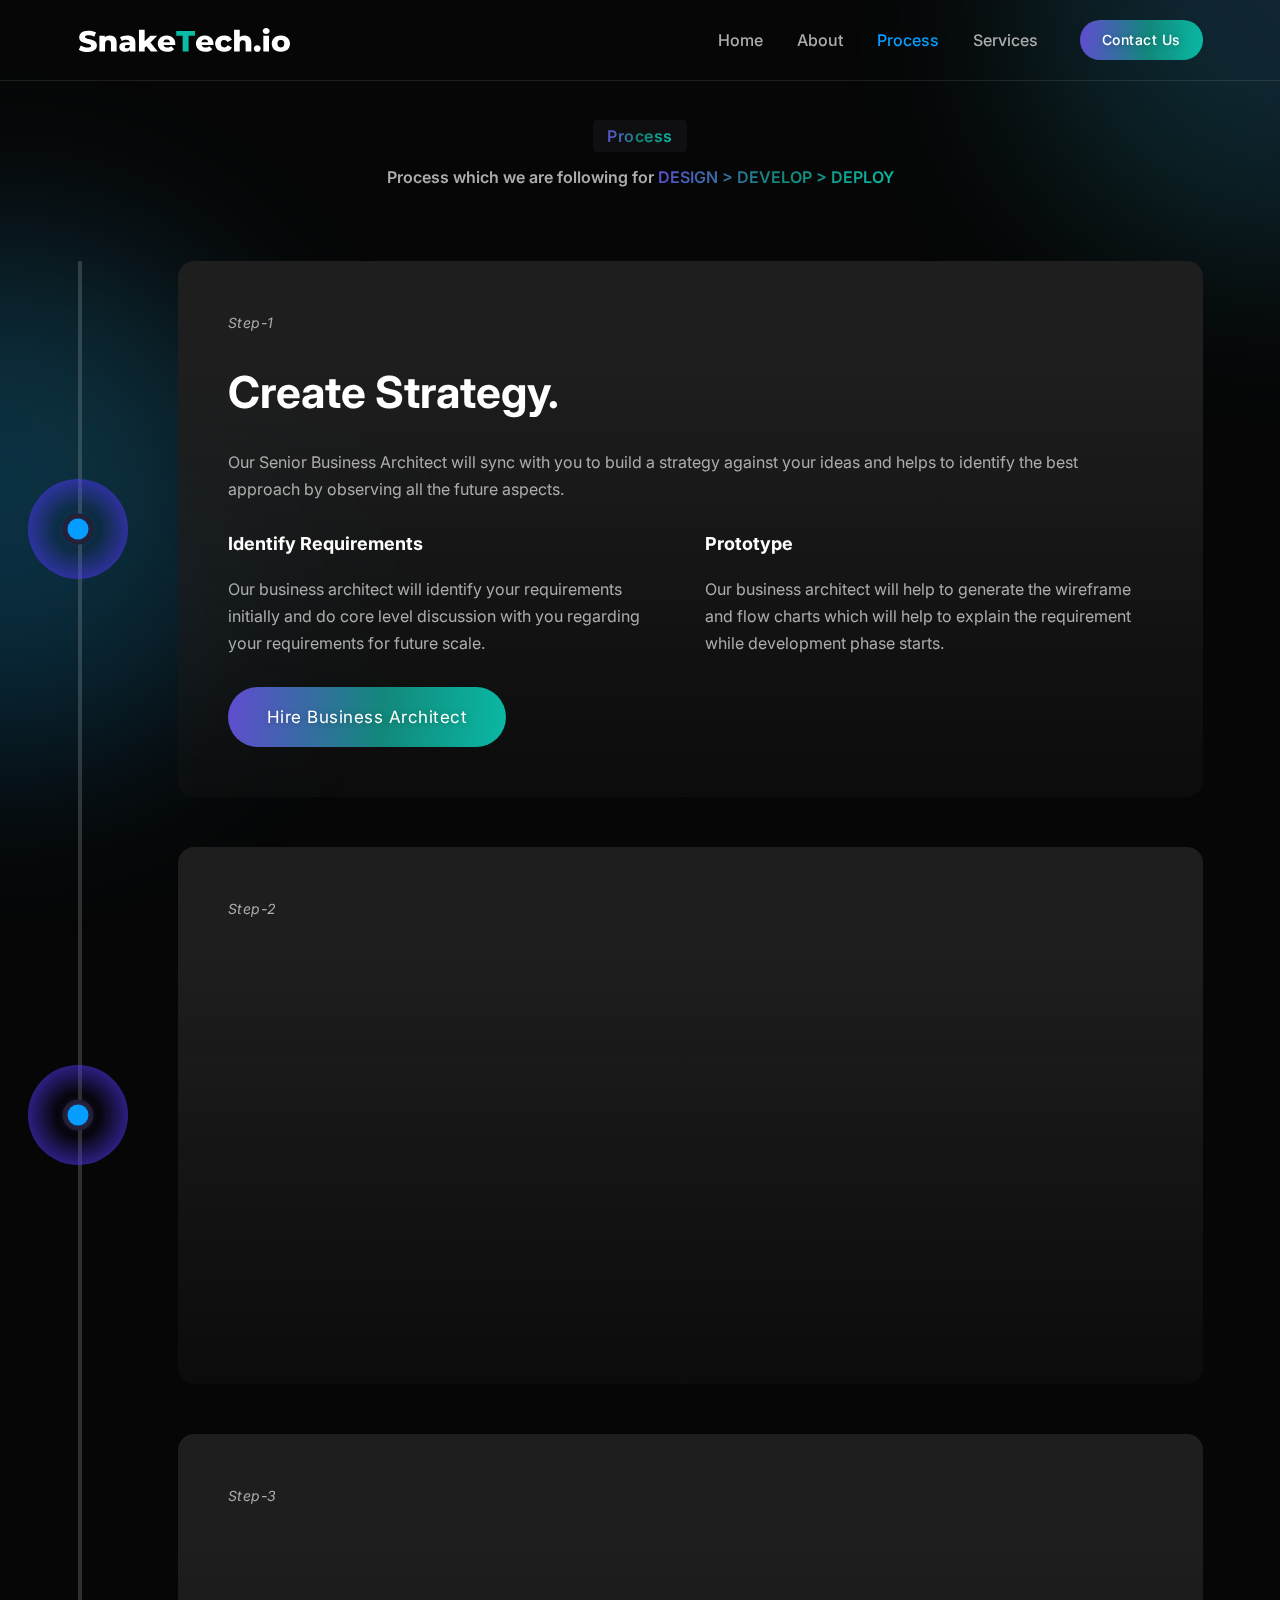
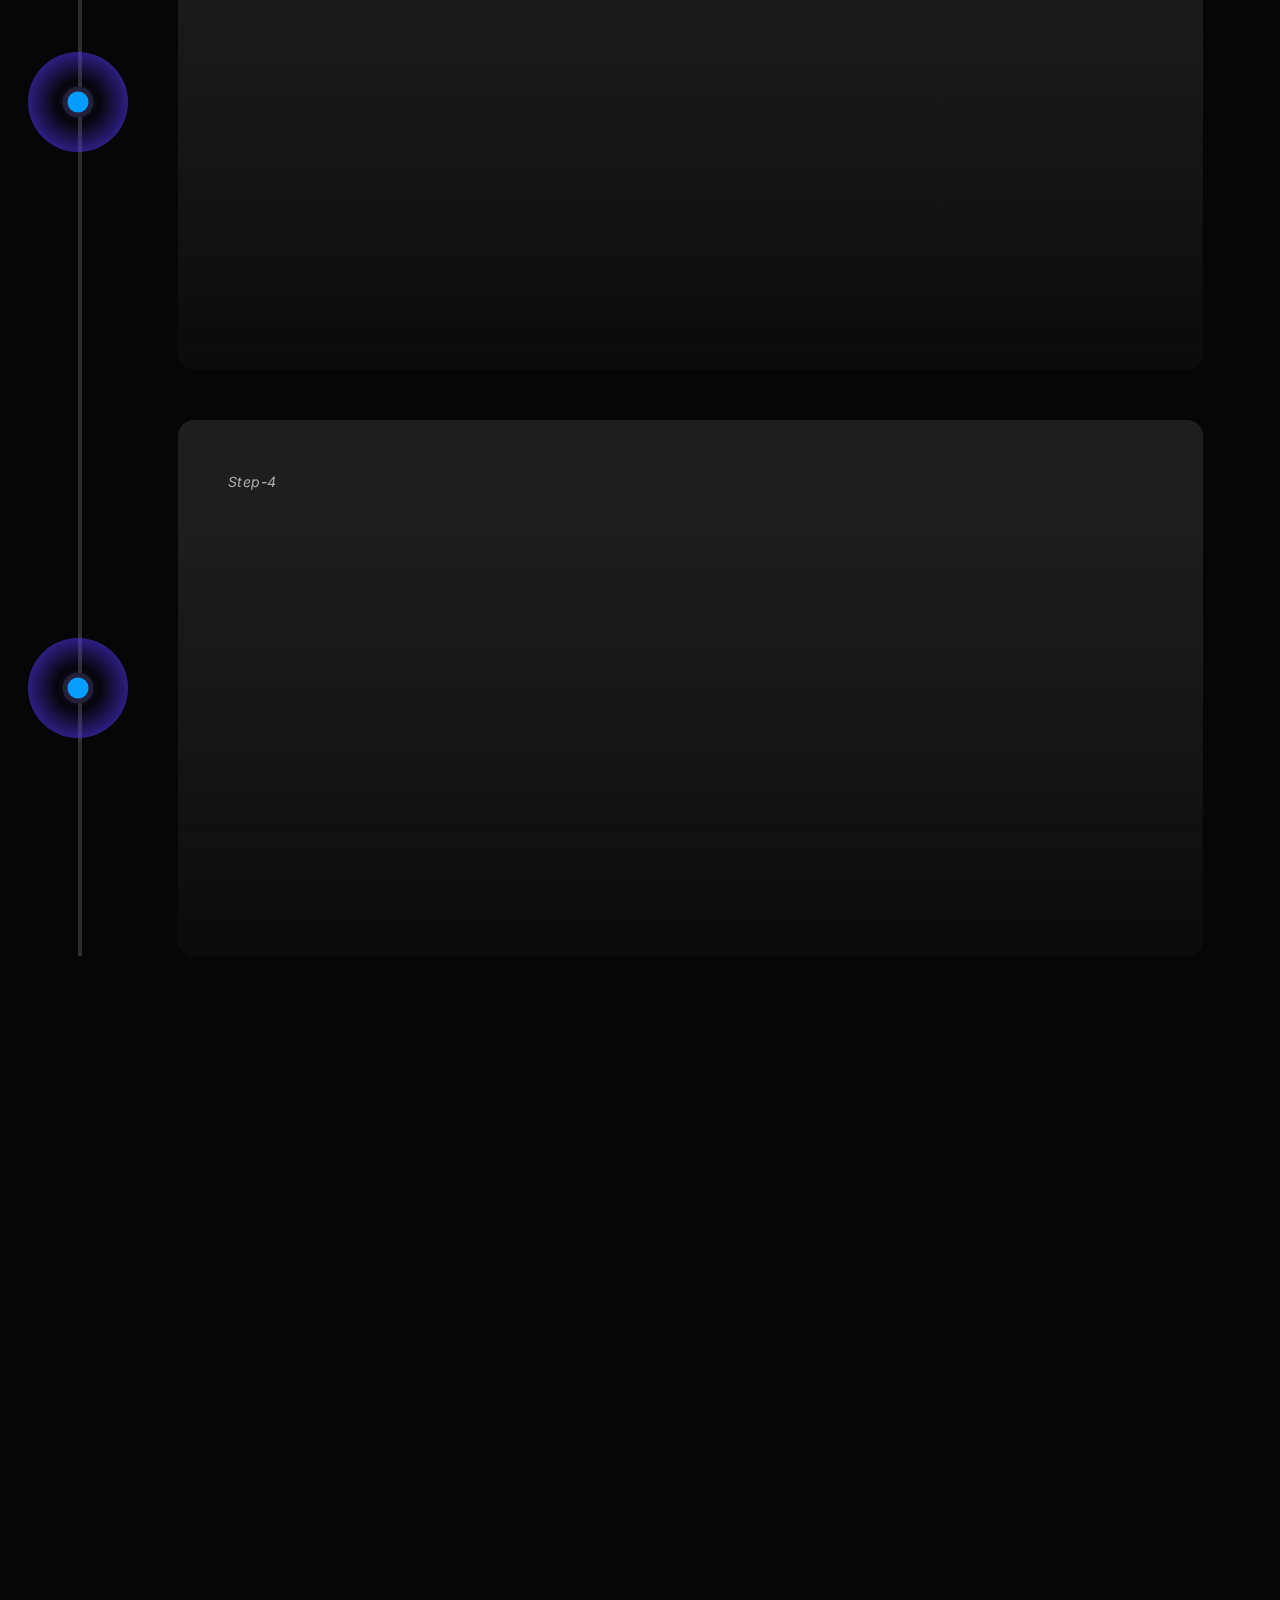
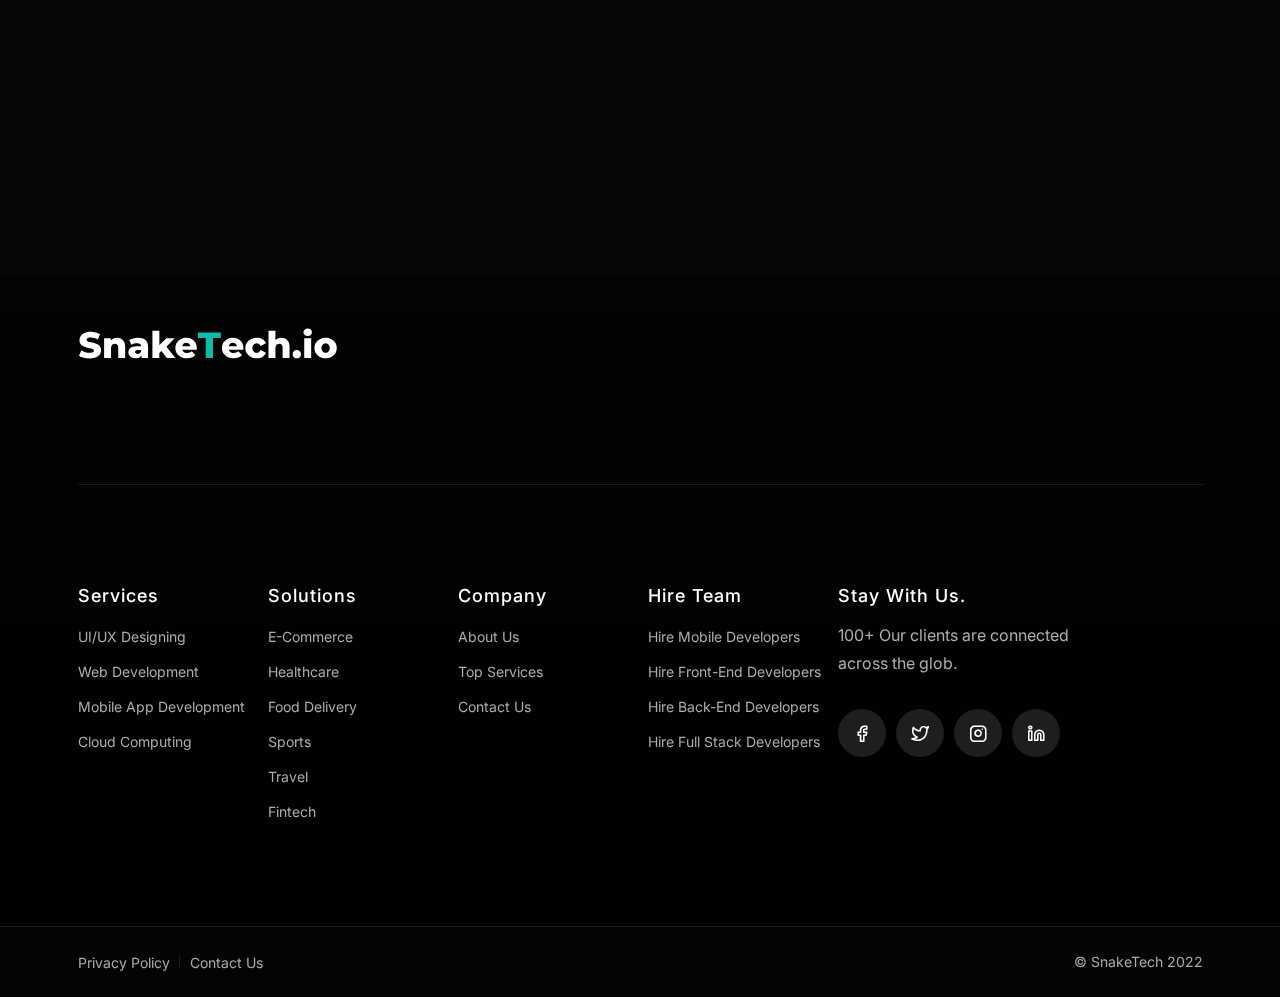
<file: process.html>
<!DOCTYPE html>
<html lang="en">

<head>
    <meta charset="UTF-8">
    <meta content="width=device-width, initial-scale=1.0" name="viewport">
    <title>Process - SnakeTech</title>
    <meta content="A Process which we are following to complete all your requirements in proper professional manner."
          name="description"/>
    <meta content="Process, Flow, Development Cycle"
          name="keywords"/>
    <meta content="Process - SnakeTech" property="og:title">
    <meta content="Process - SnakeTech" property="twitter:title">
    <meta content="A Process which we are following to complete all your requirements in proper professional manner." property="og:description">
    <meta content="A Process which we are following to complete all your requirements in proper professional manner." property="twitter:description">
    <meta content="https://snaketech.io/process.html" property="og:url">
    <meta content="https://snaketech.io/process.html" property="twitter:url">
    <meta content="https://snaketech.io/assets/images/about/about-7.jpg" property="og:image">
    <meta content="https://snaketech.io/assets/images/about/about-7.jpg" property="twitter:image">

    <!-- CSS ============================================ -->
    <link href="assets/css/vendor/bootstrap.min.css" rel="stylesheet">
    <link href="assets/css/plugins/animation.css" rel="stylesheet">
    <link href="assets/css/plugins/feature.css" rel="stylesheet">
    <link href="assets/css/plugins/magnify.min.css" rel="stylesheet">
    <link href="assets/css/plugins/slick.css" rel="stylesheet">
    <link href="assets/css/plugins/slick-theme.css" rel="stylesheet">
    <link href="assets/css/plugins/lightbox.css" rel="stylesheet">
    <link href="assets/css/style.css" rel="stylesheet">
</head>

<body class="active-dark-mode">
<main class="page-wrapper">
    <!-- Start Header Area  -->
    <header class="rn-header header-default header-transparent header-sticky">
        <div class="container position-relative">
            <div class="row align-items-center row--0">
                <div class="col-lg-3 col-md-6 col-4">
                    <div class="logo">
                        <a href="index.html">
                            <img alt="SnakeTech.io" class="logo-light" src="assets/images/logo/logo.svg">
                            <img alt="SnakeTech.io" class="logo-dark" src="assets/images/logo/logo-dark.svg">
                        </a>
                    </div>
                </div>
                <div class="col-lg-9 col-md-6 col-8 position-static">
                    <div class="header-right">
                        <nav class="mainmenu-nav d-none d-lg-block">
                            <ul class="mainmenu">
                                <li><a href="index.html">Home</a></li>
                                <li><a href="about.html">About</a></li>
                                <li><a href="process.html">Process</a></li>
                                <li><a href="services.html">Services</a></li>
                            </ul>


                        </nav>
                        <!-- Start Header Btn  -->
                        <div class="header-btn"><a class="btn-default btn-small round"
                                                   href="contact.html">Contact
                            Us</a></div>
                        <!-- End Header Btn  -->

                        <!-- Start Mobile-Menu-Bar -->
                        <div class="mobile-menu-bar ml--5 d-block d-lg-none">
                            <div class="hamberger">
                                <button class="hamberger-button">
                                    <i class="feather-menu"></i>
                                </button>
                            </div>
                        </div>
                        <!-- Start Mobile-Menu-Bar -->


                        <!--                        <div id="my_switcher" class="my_switcher">-->
                        <!--                            <ul>-->
                        <!--                                <li>-->
                        <!--                                    <a href="javascript: void(0);" data-theme="light" class="setColor light">-->
                        <!--                                        <img class="sun-image" src="assets/images/icons/sun-01.svg" alt="Sun images">-->
                        <!--                                    </a>-->
                        <!--                                </li>-->
                        <!--                                <li>-->
                        <!--                                    <a href="javascript: void(0);" data-theme="dark" class="setColor dark">-->
                        <!--                                        <img class="Victor Image" src="assets/images/icons/vector.svg"-->
                        <!--                                             alt="Vector Images">-->
                        <!--                                    </a>-->
                        <!--                                </li>-->
                        <!--                            </ul>-->
                        <!--                        </div>-->

                    </div>
                </div>
            </div>
        </div>
    </header>
    <!-- End Header Area  -->

    <div class="popup-mobile-menu">
        <div class="inner">
            <div class="header-top">
                <div class="logo">
                    <a href="index.html">
                        <img alt="SnakeTech.io" class="logo-light" src="assets/images/logo/logo.svg">
                        <img alt="SnakeTech.io" class="logo-dark" src="assets/images/logo/logo-dark.svg">
                    </a>
                </div>
                <div class="close-menu">
                    <button class="close-button">
                        <i class="feather-x"></i>
                    </button>
                </div>
            </div>
            <ul class="mainmenu">
                <li><a href="index.html">Home</a></li>
                <li><a href="about.html">About</a></li>
                <li><a href="process.html">Process</a></li>
                <li><a href="services.html">Services</a></li>
                <li><a href="contact.html">Contact</a></li>
            </ul>
        </div>
    </div>

    <!-- Start Theme Style  -->
    <div>
        <div class="rn-gradient-circle"></div>
        <div class="rn-gradient-circle theme-pink"></div>
    </div>
    <!-- End Theme Style  -->


    <!-- Start Timeline Area -->
    <div class="main-content">
        <!-- Start Timeline-Style-One  -->
        <div class="rwt-timeline-area rn-section-gap">
            <div class="container">
                <div class="row">
                    <div class="col-lg-12">
                        <div class="section-title text-center" data-sal="slide-up" data-sal-delay="100"
                             data-sal-duration="700">
                            <h4 class="subtitle "><span class="theme-gradient">Process</span></h4>
                            <p class="w-600 mb--20">Process which we are following for <span class="theme-gradient">DESIGN > DEVELOP > DEPLOY</span>
                            </p>
                        </div>
                    </div>
                </div>
                <div class="row">
                    <div class="col-lg-12">
                        <div class="rn-timeline-wrapper timeline-style-one position-relative">
                            <div class="timeline-line"></div>
                            <div class="single-timeline mt--50">
                                <div class="timeline-dot">
                                    <div class="time-line-circle"></div>
                                </div>
                                <div class="single-content">
                                    <div class="inner">
                                        <div class="row row--30 align-items-center">
                                            <div class="col-lg-12 mt_md--40 mt_sm--40 order-2 order-lg-1">
                                                <div class="content">
                                                    <span class="date-of-timeline">Step-1</span>
                                                    <h2 class="title" data-sal="slide-up" data-sal-delay="100"
                                                        data-sal-duration="700">Create Strategy.</h2>
                                                    <p class="description" data-sal="slide-up" data-sal-delay="200"
                                                       data-sal-duration="700">Our Senior Business Architect will sync with
                                                        you to build a strategy against your ideas and helps to identify
                                                        the best approach by observing all the future aspects.</p>
                                                    <div class="row row--30">
                                                        <div class="col-lg-6 col-md-6 col-12">
                                                            <div class="working-list">
                                                                <h5 class="working-title" data-sal="slide-up"
                                                                    data-sal-delay="300" data-sal-duration="700">
                                                                    Identify Requirements</h5>
                                                                <p data-sal="slide-up" data-sal-delay="400"
                                                                   data-sal-duration="700">Our business architect will
                                                                    identify your requirements initially and do core
                                                                    level discussion with you regarding your
                                                                    requirements for future scale. </p>
                                                            </div>
                                                        </div>
                                                        <div class="col-lg-6 col-md-6 col-12">
                                                            <div class="working-list">
                                                                <h5 class="working-title" data-sal="slide-up"
                                                                    data-sal-delay="300" data-sal-duration="700">Prototype</h5>
                                                                <p data-sal="slide-up" data-sal-delay="400"
                                                                   data-sal-duration="700">Our business architect will help to generate the wireframe and flow charts which will help to explain the requirement while development phase starts.</p>
                                                            </div>
                                                        </div>
                                                    </div>
                                                    <div class="read-morebtn" data-sal="slide-up"
                                                         data-sal-delay="300" data-sal-duration="700">
                                                        <a class="btn-default btn-large round"
                                                           href="contact.html"><span>Hire Business Architect</span></a>
                                                    </div>
                                                </div>
                                            </div>
                                        </div>
                                    </div>
                                </div>
                            </div>
                            <div class="single-timeline mt--50">
                                <div class="timeline-dot">
                                    <div class="time-line-circle"></div>
                                </div>
                                <div class="single-content">
                                    <div class="inner">
                                        <div class="row row--30 align-items-center">
                                            <div class="col-lg-12 mt_md--40 mt_sm--40 order-2 order-lg-1">
                                                <div class="content">
                                                    <span class="date-of-timeline">Step-2</span>
                                                    <h2 class="title" data-sal="slide-up" data-sal-delay="100"
                                                        data-sal-duration="700">Build a Design.</h2>
                                                    <p class="description" data-sal="slide-up" data-sal-delay="200"
                                                       data-sal-duration="700">Once the core level architecture has been build our next step is to build a creative and unique design based on requirements and stuff what you have finalized.</p>
                                                    <div class="row row--30">
                                                        <div class="col-lg-6 col-md-6 col-12">
                                                            <div class="working-list">
                                                                <h5 class="working-title" data-sal="slide-up"
                                                                    data-sal-delay="300" data-sal-duration="700">
                                                                    UI/UX Design</h5>
                                                                <p data-sal="slide-up" data-sal-delay="400"
                                                                   data-sal-duration="700">Our team for creative designers will helps you to build a unique and attractive user experience design based on your requirements include moblile, web etc. </p>
                                                            </div>
                                                        </div>
                                                        <div class="col-lg-6 col-md-6 col-12">
                                                            <div class="working-list">
                                                                <h5 class="working-title" data-sal="slide-up"
                                                                    data-sal-delay="300" data-sal-duration="700">Prototype Wireframe</h5>
                                                                <p data-sal="slide-up" data-sal-delay="400"
                                                                   data-sal-duration="700">Designer are also expert to build a high level wireframes for your requirements which will helps in future while you are going to represent your business.</p>
                                                            </div>
                                                        </div>
                                                    </div>
                                                    <div class="read-morebtn" data-sal="slide-up"
                                                         data-sal-delay="300" data-sal-duration="700">
                                                        <a class="btn-default btn-large round"
                                                           href="contact.html"><span>Hire Dedicated Designer</span></a>
                                                    </div>
                                                </div>
                                            </div>
                                        </div>
                                    </div>
                                </div>
                            </div>
                            <div class="single-timeline mt--50">
                                <div class="timeline-dot">
                                    <div class="time-line-circle"></div>
                                </div>
                                <div class="single-content">
                                    <div class="inner">
                                        <div class="row row--30 align-items-center">
                                            <div class="col-lg-12 mt_md--40 mt_sm--40 order-2 order-lg-1">
                                                <div class="content">
                                                    <span class="date-of-timeline">Step-3</span>
                                                    <h2 class="title" data-sal="slide-up" data-sal-delay="200"
                                                        data-sal-duration="700">Development.
                                                    </h2>
                                                    <p class="description" data-sal="slide-up" data-sal-delay="200"
                                                       data-sal-duration="700">At this step our dedicated developers will sync with business architect to get the idea about the flow and requirements. After getting all the requirements they will build the product/service based on needs. We can simply says they are building a product from design to live interactions.</p>
                                                    <div class="row row--30">
                                                        <div class="col-lg-6 col-md-6 col-12">
                                                            <div class="working-list">
                                                                <h5 class="working-title" data-sal="slide-up"
                                                                    data-sal-delay="350" data-sal-duration="700">Build a Logic</h5>
                                                                <p data-sal="slide-up" data-sal-delay="300"
                                                                   data-sal-duration="700">Our dedicated developers will build a strong and futuristic logic to achieve all the requirements.</p>
                                                            </div>
                                                        </div>
                                                        <div class="col-lg-6 col-md-6 col-12">
                                                            <div class="working-list">
                                                                <h5 class="working-title" data-sal="slide-up"
                                                                    data-sal-delay="350" data-sal-duration="700">Integrate APIs</h5>
                                                                <p data-sal="slide-up" data-sal-delay="300"
                                                                   data-sal-duration="700">Dedicated developers will build and integrate the API into frontend to complete all requirements</p>
                                                            </div>
                                                        </div>
                                                    </div>
                                                    <div class="read-morebtn" data-sal="slide-up"
                                                         data-sal-delay="400" data-sal-duration="700">
                                                        <a class="btn-default btn-large round" href="contact.html">
                                                            <span>Hire Dedicated Developer</span>
                                                        </a>
                                                    </div>
                                                </div>
                                            </div>
                                        </div>
                                    </div>
                                </div>
                            </div>
                            <div class="single-timeline mt--50">
                                <div class="timeline-dot">
                                    <div class="time-line-circle"></div>
                                </div>
                                <div class="single-content">
                                    <div class="inner">
                                        <div class="row row--30 align-items-center">
                                            <div class="col-lg-12 mt_md--40 mt_sm--40 order-2 order-lg-1">
                                                <div class="content">
                                                    <span class="date-of-timeline">Step-4</span>
                                                    <h2 class="title" data-sal="slide-up" data-sal-delay="200"
                                                        data-sal-duration="700">Deployment.
                                                    </h2>
                                                    <p class="description" data-sal="slide-up" data-sal-delay="200"
                                                       data-sal-duration="700">Our highly dedicated DevOps Engineers are always supported to make a powerful decision of product deployment across the cloud.</p>
                                                    <div class="row row--30">
                                                        <div class="col-lg-6 col-md-6 col-12">
                                                            <div class="working-list">
                                                                <h5 class="working-title" data-sal="slide-up"
                                                                    data-sal-delay="350" data-sal-duration="700">Build CI/CD</h5>
                                                                <p data-sal="slide-up" data-sal-delay="300"
                                                                   data-sal-duration="700">Our dedicated devops engineer will build a CI/CD pip line to deploy your product with in multiple stages like: staging, pre-production and production.</p>
                                                            </div>
                                                        </div>
                                                        <div class="col-lg-6 col-md-6 col-12">
                                                            <div class="working-list">
                                                                <h5 class="working-title" data-sal="slide-up"
                                                                    data-sal-delay="350" data-sal-duration="700">Dynamic Interaction</h5>
                                                                <p data-sal="slide-up" data-sal-delay="300"
                                                                   data-sal-duration="700">Our DevOps engineers will always help to make the stuff more dynamic which will helps for our clients in future as well.</p>
                                                            </div>
                                                        </div>
                                                    </div>
                                                    <div class="read-morebtn" data-sal="slide-up"
                                                         data-sal-delay="400" data-sal-duration="700">
                                                        <a class="btn-default btn-large round" href="contact.html">
                                                            <span>Hire DevOps Engineer</span>
                                                        </a>
                                                    </div>
                                                </div>
                                            </div>
                                        </div>
                                    </div>
                                </div>
                            </div>
                        </div>
                    </div>
                </div>
            </div>
        </div>
        <!-- End Timeline-Style-One  -->
    </div>
    <!-- End Timeline Area -->

    <!-- Start final testimonial  -->
    <div class="rwt-testimonial-area pb--80">
        <div class="container">
            <div class="row mb--20">
                <div class="col-lg-12">
                    <div class="section-title text-center" data-sal="slide-up" data-sal-delay="100"
                         data-sal-duration="700">
                        <h4 class="subtitle "><span class="theme-gradient">Client Feedback</span></h4>
                        <h2 class="title w-600 mb--20">Our Clients Feedback.</h2>
                        <p class="description b1">Reviews from our valuable client's thoughts about our services &
                            delivery.</p>
                    </div>
                </div>
            </div>
            <div class="row row--15">
                <div class="col-lg-4 col-md-6 col-12 mt--30" data-sal="slide-up" data-sal-duration="700">
                    <div class="rn-box-card card-style-default testimonial-style-one style-two">
                        <div class="inner">
                            <div class="thumbnail"><img alt="Amit Halbhavi"
                                                        src="assets/images/testimonial/amit-halbhavi.jpg"></div>
                            <div class="content">
                                <p class="description">SnakeTech was very patient throughout the process. It was a very
                                    good experience and hope the team continues the good work they are doing.</p>
                                <h2 class="title">Amit Halbhavi</h2>
                                <h6 class="subtitle theme-gradient">Owner - Gati Immigration Services</h6>
                            </div>
                        </div>
                    </div>
                </div>

                <div class="col-lg-4 col-md-6 col-12 mt--30" data-sal="slide-up" data-sal-delay="100"
                     data-sal-duration="700">
                    <div class="rn-box-card card-style-default testimonial-style-one style-two">
                        <div class="inner">
                            <div class="thumbnail"><img alt="Afsana Nila"
                                                        src="assets/images/testimonial/testimonial-02.jpg"></div>
                            <div class="content">
                                <p class="description">SnakeTech did a 5-star job when working on my iOS and Android
                                    application, and I can without doubt recommend this team for your next project.</p>
                                <h2 class="title">Afsana Nila</h2>
                                <h6 class="subtitle theme-gradient">CEO - Fineshop</h6>
                            </div>
                        </div>
                    </div>
                </div>

                <div class="col-lg-4 col-md-6 col-12 mt--30" data-sal="slide-up" data-sal-delay="200"
                     data-sal-duration="700">
                    <div class="rn-box-card card-style-default testimonial-style-one style-two">
                        <div class="inner">
                            <div class="thumbnail"><img alt="Kim Cristiano"
                                                        src="assets/images/testimonial/testimonial-03.jpg"></div>
                            <div class="content">
                                <p class="description">I highly recommend SnakeTech for web development
                                    work. These guys are expert in troubleshooting issue and quality service at
                                    affordable price.</p>
                                <h2 class="title">Kim Cristiano</h2>
                                <h6 class="subtitle theme-gradient">CTO - Arg Analytics</h6>
                            </div>
                        </div>
                    </div>
                </div>

            </div>
        </div>
    </div>
    <!-- End final testimonial  -->

    <!-- Start Footer Area  -->
    <footer class="rn-footer footer-style-default variation-two">
        <div class="rn-callto-action clltoaction-style-default style-7">
            <div class="container">
                <div class="row row--0 align-items-center content-wrapper">
                    <div class="col-lg-8 col-md-8">
                        <div class="inner">
                            <div class="content text-left">
                                <div class="logo">
                                    <a href="index.html">
                                        <img alt="SnakeTech.io" class="logo-light" src="assets/images/logo/logo.svg">
                                        <img alt="SnakeTech.io" class="logo-dark"
                                             src="assets/images/logo/logo-dark.svg">
                                    </a>
                                </div>
                                <p class="subtitle fw-bolder" data-sal="slide-up" data-sal-delay="150"
                                   data-sal-duration="400">
                                    <span class="theme-gradient">DESIGN </span>, <span
                                        class="theme-gradient">DEVELOP </span> and <span
                                        class="theme-gradient">DEPLOY </span> your ideas to make a successful <span
                                        class="theme-gradient">BRAND</span>.</p>
                            </div>
                        </div>
                    </div>
                    <div class="col-lg-4 col-md-4" data-sal="slide-up" data-sal-delay="150" data-sal-duration="400">
                        <div class="call-to-btn text-left mt_sm--20 text-lg-right">
                            <a class="btn-default"
                               href="about.html">About Us
                                <i class="feather-arrow-right"></i>
                            </a>
                        </div>
                    </div>
                </div>
            </div>
        </div>
        <div class="footer-top">
            <div class="container">
                <div class="row">
                    <div class="col-lg-2 col-md-6 col-sm-6 col-12">
                        <div class="rn-footer-widget">
                            <h4 class="title">Services</h4>
                            <div class="inner">
                                <ul class="footer-link link-hover">
                                    <li><a href="services.html">UI/UX Designing</a></li>
                                    <li><a href="services.html">Web Development</a></li>
                                    <li><a href="services.html">Mobile App Development</a></li>
                                    <li><a href="services.html">Cloud Computing</a></li>
                                </ul>
                            </div>
                        </div>
                    </div>
                    <div class="col-lg-2 col-md-6 col-sm-6 col-12">
                        <div class="rn-footer-widget">
                            <div class="widget-menu-top">
                                <h4 class="title">Solutions</h4>
                                <div class="inner">
                                    <ul class="footer-link link-hover">
                                        <li><a href="contact.html">E-commerce</a></li>
                                        <li><a href="contact.html">Healthcare</a></li>
                                        <li><a href="contact.html">Food Delivery</a></li>
                                        <li><a href="contact.html">Sports</a></li>
                                        <li><a href="contact.html">Travel</a></li>
                                        <li><a href="contact.html">Fintech</a></li>
                                    </ul>
                                </div>
                            </div>
                        </div>
                    </div>
                    <div class="col-lg-2 col-md-6 col-sm-6 col-12">
                        <div class="rn-footer-widget">
                            <h4 class="title">Company</h4>
                            <div class="inner">
                                <ul class="footer-link link-hover">
                                    <li><a href="about.html">About Us</a></li>
                                    <li><a href="services.html">Top Services</a></li>
                                    <li><a href="contact.html">Contact Us</a></li>
                                </ul>
                            </div>
                        </div>
                    </div>
                    <div class="col-lg-2 col-md-6 col-sm-6 col-12">
                        <div class="rn-footer-widget">
                            <h4 class="title">Hire Team</h4>
                            <div class="inner">
                                <ul class="footer-link link-hover">
                                    <li><a href="contact.html">Hire Mobile Developers</a></li>
                                    <li><a href="contact.html">Hire Front-End Developers</a></li>
                                    <li><a href="contact.html">Hire Back-End Developers</a></li>
                                    <li><a href="contact.html">Hire Full Stack Developers</a></li>
                                </ul>
                            </div>
                        </div>
                    </div>
                    <div class="col-lg-4 col-md-6 col-sm-6 col-12">
                        <div class="rn-footer-widget">
                            <h4 class="title">Stay With Us.</h4>
                            <div class="inner">
                                <h6 class="subtitle">100+ Our clients are connected across the glob.</h6>
                                <ul class="social-icon social-default justify-content-start">
                                    <li><a href="https://www.facebook.com/">
                                        <i class="feather-facebook"></i>
                                    </a>
                                    </li>
                                    <li><a href="https://www.twitter.com/">
                                        <i class="feather-twitter"></i>
                                    </a>
                                    </li>
                                    <li><a href="https://www.instagram.com/">
                                        <i class="feather-instagram"></i>
                                    </a>
                                    </li>
                                    <li><a href="https://www.linkdin.com/">
                                        <i class="feather-linkedin"></i>
                                    </a>
                                    </li>
                                </ul>
                            </div>
                        </div>
                    </div>
                </div>
            </div>
        </div>
    </footer>
    <!-- End Footer Area  -->

    <!-- Start Copy Right Area  -->
    <div class="copyright-area copyright-style-one">
        <div class="container">
            <div class="row align-items-center">
                <div class="col-lg-6 col-md-8 col-sm-12 col-12">
                    <div class="copyright-left">
                        <ul class="ft-menu link-hover">
                            <li>
                                <a href="privacy-policy.html">Privacy Policy</a>
                            </li>
                            <li>
                                <a href="contact.html">Contact Us</a>
                            </li>
                        </ul>
                    </div>
                </div>
                <div class="col-lg-6 col-md-4 col-sm-12 col-12">
                    <div class="copyright-right text-center text-lg-end">
                        <p class="copyright-text">&copy; SnakeTech 2022</p>
                    </div>
                </div>
            </div>
        </div>
    </div>
    <!-- End Copy Right Area  -->
</main>

<!-- All Scripts  -->
<!-- Start Top To Bottom Area  -->
<div class="rn-back-top">
    <i class="feather-arrow-up"></i>
</div>
<!-- End Top To Bottom Area  -->
<!-- JS
============================================ -->
<script src="assets/js/vendor/modernizr.min.js"></script>
<script src="assets/js/vendor/jquery.min.js"></script>
<script src="assets/js/vendor/bootstrap.min.js"></script>
<script src="assets/js/vendor/popper.min.js"></script>
<script src="assets/js/vendor/waypoint.min.js"></script>
<script src="assets/js/vendor/wow.min.js"></script>
<script src="assets/js/vendor/counterup.min.js"></script>
<script src="assets/js/vendor/feather.min.js"></script>
<script src="assets/js/vendor/sal.min.js"></script>
<script src="assets/js/vendor/masonry.js"></script>
<script src="assets/js/vendor/imageloaded.js"></script>
<script src="assets/js/vendor/magnify.min.js"></script>
<script src="assets/js/vendor/lightbox.js"></script>
<script src="assets/js/vendor/slick.min.js"></script>
<script src="assets/js/vendor/easypie.js"></script>
<script src="assets/js/vendor/text-type.js"></script>
<script src="assets/js/vendor/jquery.style.swicher.js"></script>
<script src="assets/js/vendor/js.cookie.js"></script>
<script src="assets/js/vendor/jquery-one-page-nav.js"></script>
<!-- Main JS -->
<script src="assets/js/main.js"></script>
<script>
    var url = 'https://wati-integration-service.clare.ai/ShopifyWidget/shopifyWidget.js?37314';
    var s = document.createElement('script');
    s.type = 'text/javascript';
    s.async = true;
    s.src = url;
    var options = {
        "enabled":true,
        "chatButtonSetting":{
            "backgroundColor":"#12887b",
            "ctaText":"",
            "borderRadius":"25",
            "marginLeft":"30",
            "marginBottom":"30",
            "marginRight":"0",
            "position":"left"
        },
        "brandSetting":{
            "brandName":"SnakeTech.io",
            "brandSubTitle":"Typically replies within a hour",
            "brandImg":"https://i.ibb.co/hHZyM0f/20220524-013828-0000.png",
            "welcomeText":"Hi there!\nHow can I help you?",
            "messageText":"Hello, I want to discuss with you regarding project inquiry.",
            "backgroundColor":"#131A18",
            "ctaText":"Start Chat",
            "borderRadius":"25",
            "autoShow":false,
            "phoneNumber":"919638799626"
        }
    };
    s.onload = function() {
        CreateWhatsappChatWidget(options);
    };
    var x = document.getElementsByTagName('script')[0];
    x.parentNode.insertBefore(s, x);
</script>
</body>


<!-- Mirrored from rainbowit.net/html/doob/timeline.html by HTTrack Website Copier/3.x [XR&CO'2014], Fri, 08 Jul 2022 19:07:03 GMT -->
</html>
</file>
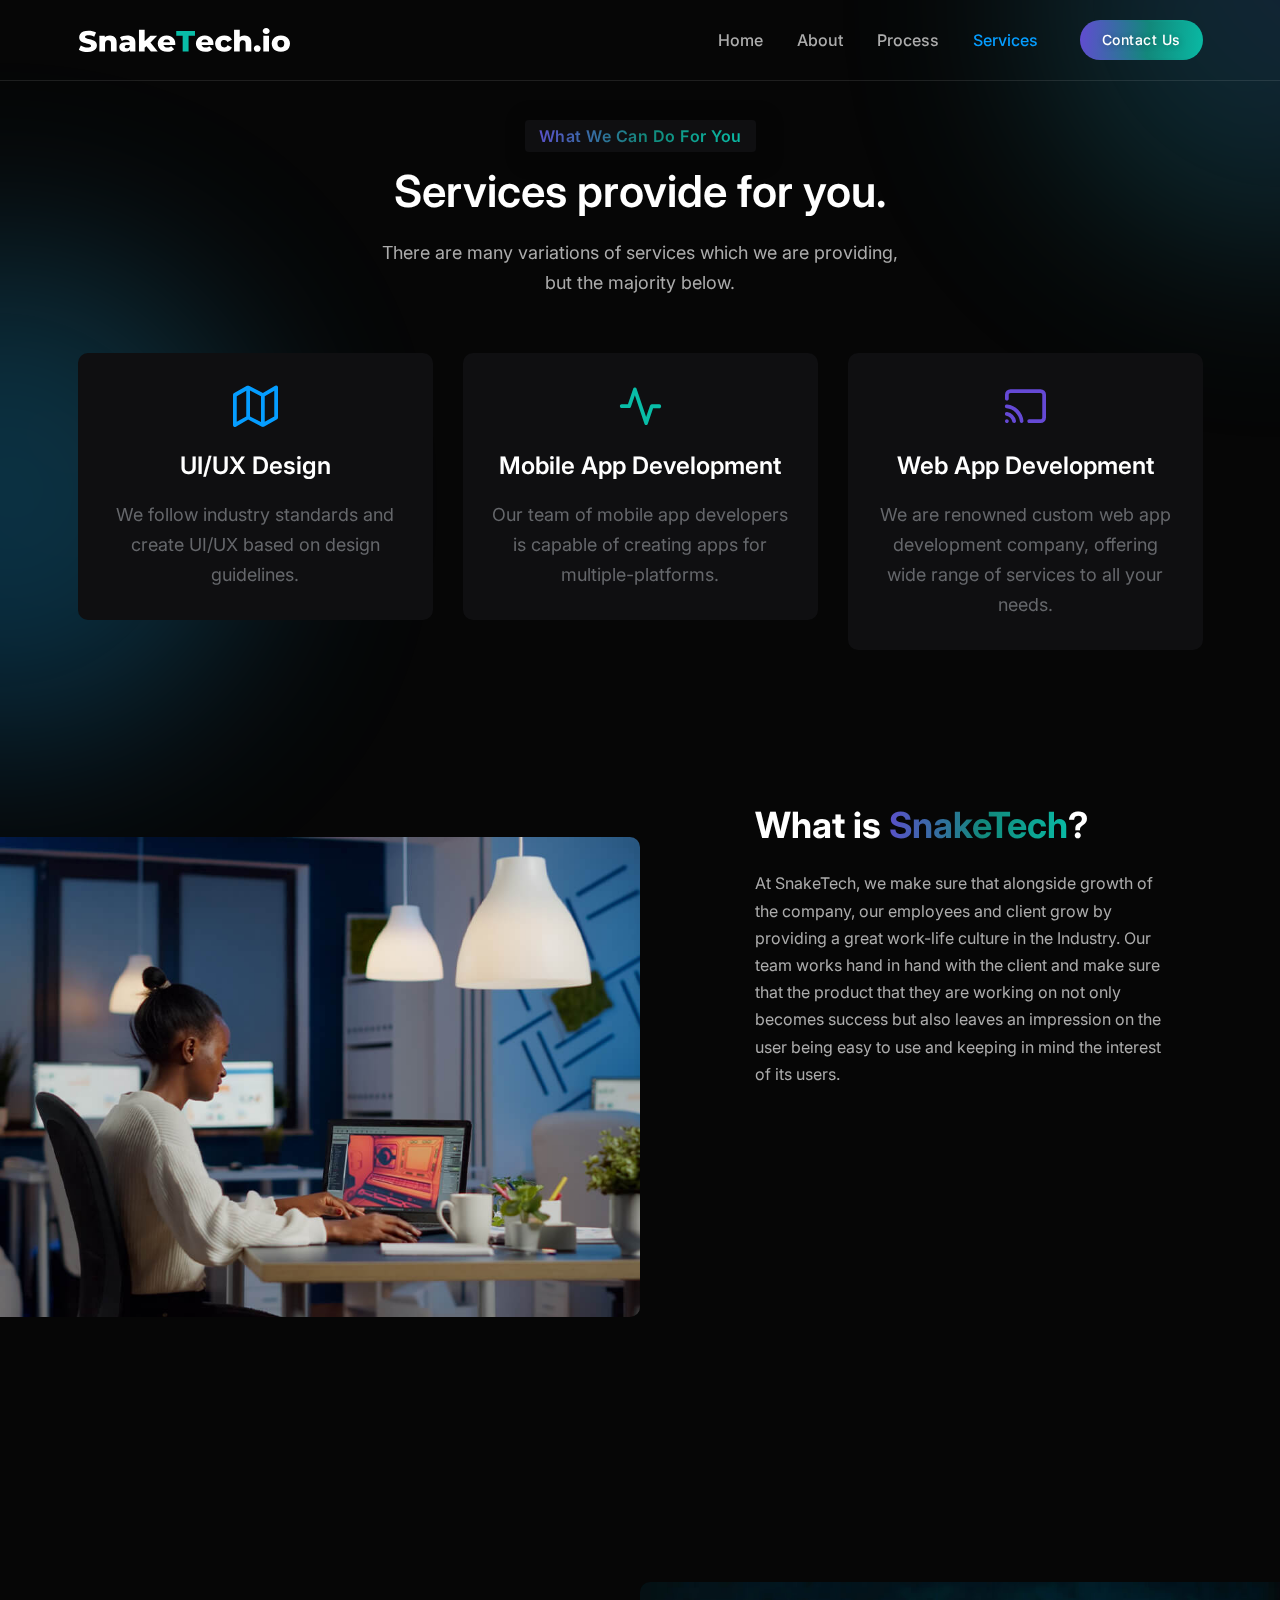
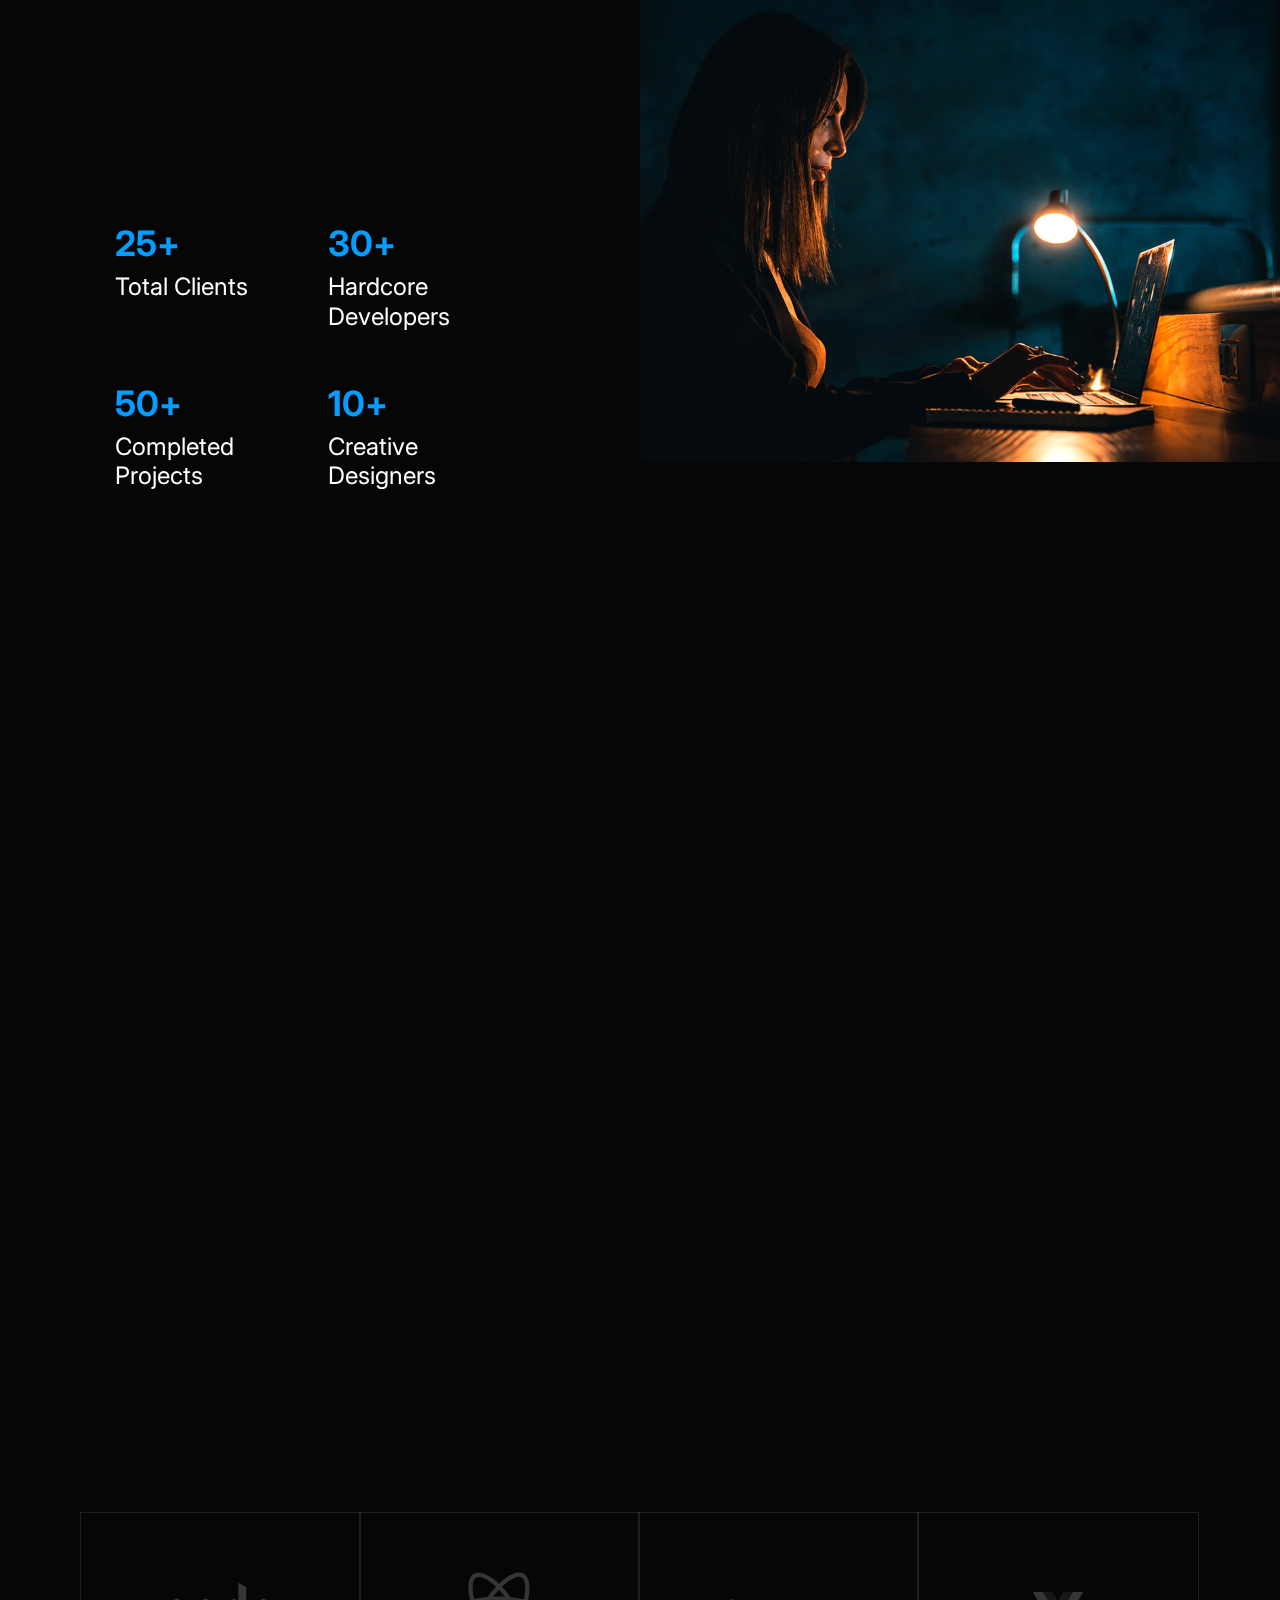
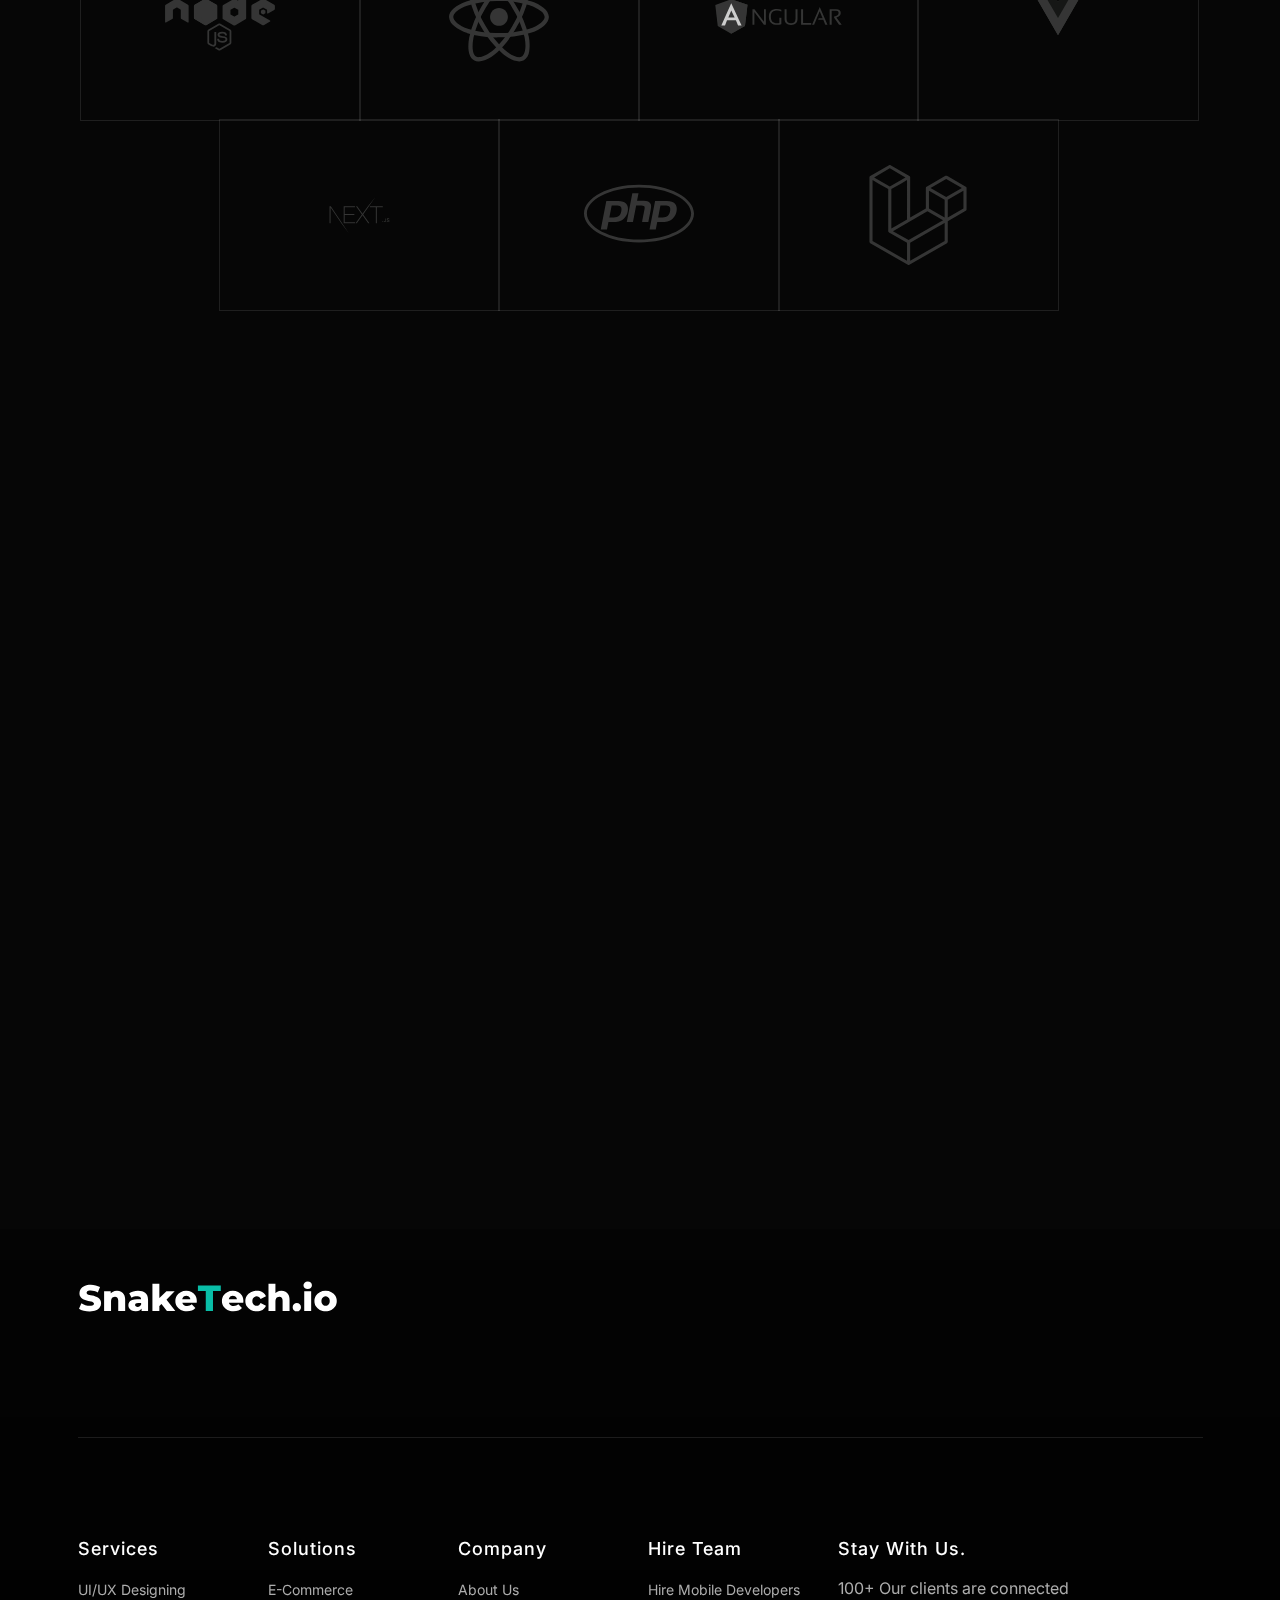
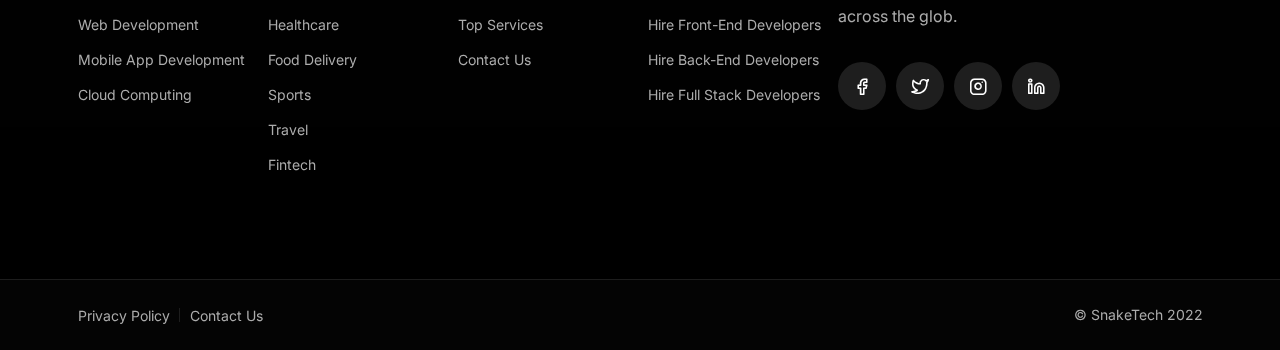
<file: services.html>
<!DOCTYPE html>
<html lang="en">

<head>
    <meta charset="UTF-8">
    <meta content="width=device-width, initial-scale=1.0" name="viewport">
    <title>Full-stack Mobile App, Web and Software Development Services | SnakeTech</title>
    <meta content="SnakeTech, a full-stack software development company that offers end-to-end software design and development services for web and mobile app."
          name="description"/>
    <meta content="services, app development services, mobile add development services"
          name="keywords"/>
    <meta content="Full-stack Mobile App, Web and Software Development Services | SnakeTech" property="og:title">
    <meta content="Full-stack Mobile App, Web and Software Development Services | SnakeTech" property="twitter:title">
    <meta content="SnakeTech, a full-stack software development company that offers end-to-end software design and development services for web and mobile app." property="og:description">
    <meta content="SnakeTech, a full-stack software development company that offers end-to-end software design and development services for web and mobile app." property="twitter:description">
    <meta content="https://snaketech.io/services.html" property="og:url">
    <meta content="https://snaketech.io/services.html" property="twitter:url">
    <meta content="https://snaketech.io/assets/images/about/about-7.jpg" property="og:image">
    <meta content="https://snaketech.io/assets/images/about/about-7.jpg" property="twitter:image">

    <!-- CSS ============================================ -->
    <link href="assets/css/vendor/bootstrap.min.css" rel="stylesheet">
    <link href="assets/css/plugins/animation.css" rel="stylesheet">
    <link href="assets/css/plugins/feature.css" rel="stylesheet">
    <link href="assets/css/plugins/magnify.min.css" rel="stylesheet">
    <link href="assets/css/plugins/slick.css" rel="stylesheet">
    <link href="assets/css/plugins/slick-theme.css" rel="stylesheet">
    <link href="assets/css/plugins/lightbox.css" rel="stylesheet">
    <link rel="stylesheet" href="assets/css/style.css">
</head>

<body class="active-dark-mode">
<main class="page-wrapper">
    <!-- Start Header Area  -->
    <header class="rn-header header-default header-transparent header-sticky">
        <div class="container position-relative">
            <div class="row align-items-center row--0">
                <div class="col-lg-3 col-md-6 col-4">
                    <div class="logo">
                        <a href="index.html">
                            <img alt="SnakeTech.io" class="logo-light" src="assets/images/logo/logo.svg">
                            <img alt="SnakeTech.io" class="logo-dark" src="assets/images/logo/logo-dark.svg">
                        </a>
                    </div>
                </div>
                <div class="col-lg-9 col-md-6 col-8 position-static">
                    <div class="header-right">
                        <nav class="mainmenu-nav d-none d-lg-block">
                            <ul class="mainmenu">
                                <li><a href="index.html">Home</a></li>
                                <li><a href="about.html">About</a></li>
                                <li><a href="process.html">Process</a></li>
                                <li><a href="services.html">Services</a></li>
                            </ul>


                        </nav>
                        <!-- Start Header Btn  -->
                        <div class="header-btn"><a class="btn-default btn-small round"
                                                   href="contact.html">Contact
                            Us</a></div>
                        <!-- End Header Btn  -->

                        <!-- Start Mobile-Menu-Bar -->
                        <div class="mobile-menu-bar ml--5 d-block d-lg-none">
                            <div class="hamberger">
                                <button class="hamberger-button">
                                    <i class="feather-menu"></i>
                                </button>
                            </div>
                        </div>
                        <!-- Start Mobile-Menu-Bar -->


                        <!--                        <div id="my_switcher" class="my_switcher">-->
                        <!--                            <ul>-->
                        <!--                                <li>-->
                        <!--                                    <a href="javascript: void(0);" data-theme="light" class="setColor light">-->
                        <!--                                        <img class="sun-image" src="assets/images/icons/sun-01.svg" alt="Sun images">-->
                        <!--                                    </a>-->
                        <!--                                </li>-->
                        <!--                                <li>-->
                        <!--                                    <a href="javascript: void(0);" data-theme="dark" class="setColor dark">-->
                        <!--                                        <img class="Victor Image" src="assets/images/icons/vector.svg"-->
                        <!--                                             alt="Vector Images">-->
                        <!--                                    </a>-->
                        <!--                                </li>-->
                        <!--                            </ul>-->
                        <!--                        </div>-->

                    </div>
                </div>
            </div>
        </div>
    </header>
    <!-- End Header Area  -->
    <div class="popup-mobile-menu">
        <div class="inner">
            <div class="header-top">
                <div class="logo">
                    <a href="index.html">
                        <img alt="SnakeTech.io" class="logo-light" src="assets/images/logo/logo.svg">
                        <img alt="SnakeTech.io" class="logo-dark" src="assets/images/logo/logo-dark.svg">
                    </a>
                </div>
                <div class="close-menu">
                    <button class="close-button">
                        <i class="feather-x"></i>
                    </button>
                </div>
            </div>
            <ul class="mainmenu">
                <li><a href="index.html">Home</a></li>
                <li><a href="about.html">About</a></li>
                <li><a href="process.html">Process</a></li>
                <li><a href="services.html">Services</a></li>
                <li><a href="contact.html">Contact</a></li>
            </ul>
        </div>
    </div>

    <!-- Start Theme Style  -->
    <div>
        <div class="rn-gradient-circle"></div>
        <div class="rn-gradient-circle theme-pink"></div>
    </div>
    <!-- End Theme Style  -->

    <!-- Start Service Area  -->
    <div class="rn-service-area rn-section-gap">
        <div class="container">
            <div class="row">
                <div class="col-lg-12">
                    <div class="section-title text-center" data-sal="slide-up" data-sal-delay="150"
                         data-sal-duration="400">
                        <h4 class="subtitle">
                            <span class="theme-gradient">What we can do for you</span>
                        </h4>
                        <h2 class="title w-600 mb--20">Services provide for you.</h2>
                        <p class="description b1">There are many variations of services which we are providing, <br>but
                            the majority below.</p>
                    </div>
                </div>
            </div>

            <div class="row row--15 service-wrapper">
                <div class="col-lg-4 col-md-6 col-sm-6 col-12" data-sal="slide-up" data-sal-delay="200"
                     data-sal-duration="400">
                    <div class="service service__style--1 bg-color-blackest radius mt--25 text-center">
                        <div class="icon">
                            <i class="feather-map"></i>
                        </div>
                        <div class="content">
                            <h4 class="title w-600">
                                <a href="#">UI/UX Design</a>
                            </h4>
                            <p class="description b1 color-gray mb--0">We follow industry standards and create UI/UX
                                based on design guidelines.
                            </p>
                        </div>
                    </div>
                </div>
                <div class="col-lg-4 col-md-6 col-sm-6 col-12" data-sal="slide-up" data-sal-delay="300"
                     data-sal-duration="400">
                    <div class="service service__style--1 bg-color-blackest radius mt--25 text-center">
                        <div class="icon">
                            <i class="feather-activity"></i>
                        </div>
                        <div class="content">
                            <h4 class="title w-600">
                                <a href="#">Mobile App Development</a>
                            </h4>
                            <p class="description b1 color-gray mb--0">Our team of mobile app developers is capable of
                                creating apps for multiple-platforms.</p>
                        </div>
                    </div>
                </div>

                <div class="col-lg-4 col-md-6 col-sm-6 col-12" data-sal="slide-up" data-sal-delay="400"
                     data-sal-duration="400">
                    <div class="service service__style--1 bg-color-blackest radius mt--25 text-center">
                        <div class="icon">
                            <i class="feather-cast"></i>
                        </div>
                        <div class="content">
                            <h4 class="title w-600">
                                <a href="#">Web App Development</a>
                            </h4>
                            <p class="description b1 color-gray mb--0">We are renowned custom web app development
                                company, offering wide range of services to all your needs.</p>
                        </div>
                    </div>
                </div>
            </div>
        </div>
    </div>
    <!-- Start Service Area  -->

    <!-- Start Split Style-1 Area  -->
    <div class="rwt-split-area">
        <div class="wrapper">
            <div class="rn-splite-style">
                <div class="split-wrapper">
                    <div class="row g-0 radius-10 align-items-center">
                        <div class="col-lg-12 col-xl-6 col-12">
                            <div class="thumbnail image-left-content">
                                <img alt="split Images" src="assets/images/split/split-01.jpg">
                            </div>
                        </div>
                        <div class="col-lg-12 col-xl-6 col-12">
                            <div class="split-inner">
                                <h4 class="title" data-sal="slide-up" data-sal-delay="200" data-sal-duration="400">What is <span class="theme-gradient">SnakeTech</span>?</h4>
                                <p class="description" data-sal="slide-up" data-sal-delay="300" data-sal-duration="400">
                                    At SnakeTech, we make sure that alongside growth of the company, our employees and
                                    client grow by providing a great work-life culture in the Industry. Our team works
                                    hand in hand with the client and make sure that the product that they are working on
                                    not only becomes success but also leaves an impression on the user being easy to use
                                    and keeping in mind the interest of its users.</p>
                                <ul class="split-list" data-sal="slide-up" data-sal-delay="20" data-sal-duration="700">
                                    <li>- Be passionate about clients’ success</li>
                                    <li>- Treat each person with respect</li>
                                    <li>- Be global and responsible</li>
                                    <li>- Demonstrating Stewardship</li>
                                </ul>
                                <div class="view-more-button mt--35" data-sal="slide-up" data-sal-delay="400"
                                     data-sal-duration="400">
                                    <a class="btn-default" href="contact.html">Contact With Us</a>
                                </div>
                            </div>
                        </div>
                    </div>
                </div>
            </div>
        </div>
    </div>
    <!-- End Split Style-1 Area  -->

    <!-- Start Split Style-4 Area  -->
    <div class="rwt-split-area rn-section-gap">
        <div class="wrapper">
            <div class="rn-splite-style">
                <div class="split-wrapper">
                    <div class="row g-0 radius-10 align-items-center">
                        <div class="col-lg-12 col-xl-6 col-12 order-2 order-lg-1">
                            <div class="split-inner">
                                <h4 class="title" data-sal="slide-up" data-sal-delay="200" data-sal-duration="400">
                                    Continue Your Business With Us.</h4>
                                <p class="description" data-sal="slide-up" data-sal-delay="300" data-sal-duration="400">
                                    A successful offshore software application development company since 2019, providing
                                    a full range of website and mobile app development and other IT services and
                                    solutions globally.</p>

                                <div class="row">
                                    <div class="col-lg-6 col-md-6 col-sm-6 col-12">
                                        <div class="count-box counter-style-4 text-left">
                                            <div>
                                                <div class="count-number"><span class="counter">25</span></div>
                                            </div>
                                            <h5 class="counter-title">Total Clients</h5>
                                        </div>
                                    </div>
                                    <div class="col-lg-6 col-md-6 col-sm-6 col-12">
                                        <div class="count-box counter-style-4 text-left">
                                            <div>
                                                <div class="count-number"><span class="counter">30</span></div>
                                            </div>
                                            <h5 class="counter-title">Hardcore Developers</h5>
                                        </div>
                                    </div>
                                    <div class="col-lg-6 col-md-6 col-sm-6 col-12">
                                        <div class="count-box counter-style-4 text-left">
                                            <div>
                                                <div class="count-number"><span class="counter">50</span></div>
                                            </div>
                                            <h5 class="counter-title">Completed Projects</h5>
                                        </div>
                                    </div>
                                    <div class="col-lg-6 col-md-6 col-sm-6 col-12">
                                        <div class="count-box counter-style-4 text-left">
                                            <div>
                                                <div class="count-number"><span class="counter">10</span></div>
                                            </div>
                                            <h5 class="counter-title">Creative Designers</h5>
                                        </div>
                                    </div>
                                </div>
                            </div>
                        </div>
                        <div class="col-lg-12 col-xl-6 col-12 order-1 order-lg-2">
                            <div class="thumbnail image-right-content">
                                <img alt="split Images" src="assets/images/split/split-03.jpg">
                            </div>
                        </div>
                    </div>
                </div>
            </div>
        </div>
    </div>
    <!-- End Split Style-4 Area  -->

    <!-- Start Tab Area  -->
    <div class="rwt-tab-area">
        <div class="container">
            <div class="row mb--40">
                <div class="col-lg-12">
                    <div class="section-title text-center" data-sal="slide-up" data-sal-delay="100"
                         data-sal-duration="700">
                        <h4 class="subtitle "><span class="theme-gradient">Business Models</span></h4>
                        <h2 class="title w-600 mb--20">Our Business Models.</h2>
                        <p class="description b1">We are following top most business model strategy here at
                            SnakeTech. </br> To complete all your requirements</p>
                    </div>
                </div>
            </div>

            <div class="row row row--30 align-items-center">
                <div class="col-lg-5" data-sal="slide-right" data-sal-duration="700">
                    <img alt="Corporate Template" class="radius-small" src="assets/images/tab/tabs-01.jpg">
                </div>
                <div class="col-lg-7 mt_md--40 mt_sm--40 order-2 order-lg-1" data-sal="slide-left"
                     data-sal-duration="700">
                    <div class="rn-default-tab">
                        <ul class="nav nav-tabs tab-button" id="myTab" role="tablist">
                            <li class="nav-item tabs__tab " role="presentation">
                                <button aria-controls="home" aria-selected="true" class="nav-link active"
                                        data-bs-target="#home" data-bs-toggle="tab" id="home-tab" role="tab"
                                        type="button">Time & Material
                                </button>
                            </li>
                            <li class="nav-item tabs__tab " role="presentation">
                                <button aria-controls="profile" aria-selected="false" class="nav-link" data-bs-target="#profile"
                                        data-bs-toggle="tab" id="profile-tab" role="tab" type="button">
                                    Fix Scope Model
                                </button>
                            </li>
                            <li class="nav-item tabs__tab " role="presentation">
                                <button aria-controls="contact" aria-selected="false" class="nav-link" data-bs-target="#contact"
                                        data-bs-toggle="tab" id="contact-tab" role="tab" type="button">
                                    Hire Team
                                </button>
                            </li>
                        </ul>
                        <div class="rn-tab-content tab-content" id="myTabContent">
                            <div aria-labelledby="home-tab" class="tab-pane fade show active" id="home" role="tabpanel">
                                <p>We welcome the obscure vision through Time and Material Model that supports the Agile
                                    Development Process.</p>

                                <p>This is a model where the client only pays for the time and resources spent on the
                                    project.
                                </p>
                            </div>

                            <div aria-labelledby="profile-tab" class="tab-pane fade" id="profile" role="tabpanel">
                                <p>We welcome the crystal clear vision of our clients and provide the best web and
                                    mobile app solutions through Fix Scope Model.</p>

                                <p>Fix Scope Model is the best model to get the complete solution under a fixed
                                    budget.</p>
                            </div>

                            <div aria-labelledby="contact-tab" class="tab-pane fade" id="contact" role="tabpanel">
                                <p>The Extended Team is a model where the client can control the entire development team
                                    remotely. It is cost-effective as the entire team is hired remotely and does not
                                    require the investment in the infrastructure still they have control and
                                    coordination with the team.</p>

                                <p>The best part is the client hires them on contract only after all the due diligence
                                    and can relieve them upon completion of the project or modules.
                                </p>
                            </div>
                        </div>
                    </div>
                </div>
            </div>

        </div>
    </div>
    <!-- End Tab Area  -->

    <!-- Start Brand Style-1  -->
    <div class="rwt-brand-area rn-section-gap">
        <div class="container">
            <div class="row">
                <div class="col-lg-12">
                    <div class="section-title text-center" data-sal="slide-up" data-sal-delay="100"
                         data-sal-duration="700">
                        <h4 class="subtitle "><span class="theme-gradient">Our Services</span></h4>
                        <h2 class="title w-600 mb--20">Top Most Services We Serve</h2>
                    </div>
                </div>
            </div>
            <div class="row">
                <div class="col-lg-12 mt--40">
                    <ul class="brand-list brand-style-1">
                        <li style="display: flex; justify-content: center; align-items: center"><a href="#"><img alt="Node.js" src="assets/images/techs/node.svg"></a></li>
                        <li style="display: flex; justify-content: center; align-items: center"><a href="#"><img alt="React.js" src="assets/images/techs/react.svg"></a></li>
                        <li style="display: flex; justify-content: center; align-items: center"><a href="#"><img alt="Angular.js" src="assets/images/techs/angular.svg"></a></li>
                        <li style="display: flex; justify-content: center; align-items: center"><a href="#"><img alt="Vue" src="assets/images/techs/vue.svg"></a></li>
                        <li style="display: flex; justify-content: center; align-items: center"><a href="#"><img alt="Next.js" src="assets/images/techs/nextjs.svg"></a></li>
                        <li style="display: flex; justify-content: center; align-items: center"><a href="#"><img alt="PHP" src="assets/images/techs/php.svg"></a></li>
                        <li style="display: flex; justify-content: center; align-items: center"><a href="#"><img alt="Laravel" src="assets/images/techs/laravel.svg"></a></li>

                    </ul>
                </div>
            </div>
        </div>
    </div>
    <!-- End Brand Style-1  -->

    <!-- Start final testimonial  -->
    <div class="rwt-testimonial-area pb--80">
        <div class="container">
            <div class="row mb--20">
                <div class="col-lg-12">
                    <div class="section-title text-center" data-sal="slide-up" data-sal-delay="100"
                         data-sal-duration="700">
                        <h4 class="subtitle "><span class="theme-gradient">Client Feedback</span></h4>
                        <h2 class="title w-600 mb--20">Our Clients Feedback.</h2>
                        <p class="description b1">Reviews from our valuable client's thoughts about our services &
                            delivery.</p>
                    </div>
                </div>
            </div>
            <div class="row row--15">
                <div class="col-lg-4 col-md-6 col-12 mt--30" data-sal="slide-up" data-sal-duration="700">
                    <div class="rn-box-card card-style-default testimonial-style-one style-two">
                        <div class="inner">
                            <div class="thumbnail"><img alt="Amit Halbhavi"
                                                        src="assets/images/testimonial/amit-halbhavi.jpg"></div>
                            <div class="content">
                                <p class="description">SnakeTech was very patient throughout the process. It was a very
                                    good experience and hope the team continues the good work they are doing.</p>
                                <h2 class="title">Amit Halbhavi</h2>
                                <h6 class="subtitle theme-gradient">Owner - Gati Immigration Services</h6>
                            </div>
                        </div>
                    </div>
                </div>

                <div class="col-lg-4 col-md-6 col-12 mt--30" data-sal="slide-up" data-sal-delay="100"
                     data-sal-duration="700">
                    <div class="rn-box-card card-style-default testimonial-style-one style-two">
                        <div class="inner">
                            <div class="thumbnail"><img alt="Afsana Nila"
                                                        src="assets/images/testimonial/testimonial-02.jpg"></div>
                            <div class="content">
                                <p class="description">SnakeTech did a 5-star job when working on my iOS and Android
                                    application, and I can without doubt recommend this team for your next project.</p>
                                <h2 class="title">Afsana Nila</h2>
                                <h6 class="subtitle theme-gradient">CEO - Fineshop</h6>
                            </div>
                        </div>
                    </div>
                </div>

                <div class="col-lg-4 col-md-6 col-12 mt--30" data-sal="slide-up" data-sal-delay="200"
                     data-sal-duration="700">
                    <div class="rn-box-card card-style-default testimonial-style-one style-two">
                        <div class="inner">
                            <div class="thumbnail"><img alt="Kim Cristiano"
                                                        src="assets/images/testimonial/testimonial-03.jpg"></div>
                            <div class="content">
                                <p class="description">I highly recommend SnakeTech for web development
                                    work. These guys are expert in troubleshooting issue and quality service at
                                    affordable price.</p>
                                <h2 class="title">Kim Cristiano</h2>
                                <h6 class="subtitle theme-gradient">CTO - Arg Analytics</h6>
                            </div>
                        </div>
                    </div>
                </div>

            </div>
        </div>
    </div>
    <!-- End final testimonial  -->

    <!-- Start Footer Area  -->
    <footer class="rn-footer footer-style-default variation-two">
        <div class="rn-callto-action clltoaction-style-default style-7">
            <div class="container">
                <div class="row row--0 align-items-center content-wrapper">
                    <div class="col-lg-8 col-md-8">
                        <div class="inner">
                            <div class="content text-left">
                                <div class="logo">
                                    <a href="index.html">
                                        <img alt="SnakeTech.io" class="logo-light" src="assets/images/logo/logo.svg">
                                        <img alt="SnakeTech.io" class="logo-dark"
                                             src="assets/images/logo/logo-dark.svg">
                                    </a>
                                </div>
                                <p class="subtitle fw-bolder" data-sal="slide-up" data-sal-delay="150"
                                   data-sal-duration="400">
                                    <span class="theme-gradient">DESIGN </span>, <span
                                        class="theme-gradient">DEVELOP </span> and <span
                                        class="theme-gradient">DEPLOY </span> your ideas to make a successful <span
                                        class="theme-gradient">BRAND</span>.</p>
                            </div>
                        </div>
                    </div>
                    <div class="col-lg-4 col-md-4" data-sal="slide-up" data-sal-delay="150" data-sal-duration="400">
                        <div class="call-to-btn text-left mt_sm--20 text-lg-right">
                            <a class="btn-default"
                               href="about.html">About Us
                                <i class="feather-arrow-right"></i>
                            </a>
                        </div>
                    </div>
                </div>
            </div>
        </div>
        <div class="footer-top">
            <div class="container">
                <div class="row">
                    <div class="col-lg-2 col-md-6 col-sm-6 col-12">
                        <div class="rn-footer-widget">
                            <h4 class="title">Services</h4>
                            <div class="inner">
                                <ul class="footer-link link-hover">
                                    <li><a href="services.html">UI/UX Designing</a></li>
                                    <li><a href="services.html">Web Development</a></li>
                                    <li><a href="services.html">Mobile App Development</a></li>
                                    <li><a href="services.html">Cloud Computing</a></li>
                                </ul>
                            </div>
                        </div>
                    </div>
                    <div class="col-lg-2 col-md-6 col-sm-6 col-12">
                        <div class="rn-footer-widget">
                            <div class="widget-menu-top">
                                <h4 class="title">Solutions</h4>
                                <div class="inner">
                                    <ul class="footer-link link-hover">
                                        <li><a href="contact.html">E-commerce</a></li>
                                        <li><a href="contact.html">Healthcare</a></li>
                                        <li><a href="contact.html">Food Delivery</a></li>
                                        <li><a href="contact.html">Sports</a></li>
                                        <li><a href="contact.html">Travel</a></li>
                                        <li><a href="contact.html">Fintech</a></li>
                                    </ul>
                                </div>
                            </div>
                        </div>
                    </div>
                    <div class="col-lg-2 col-md-6 col-sm-6 col-12">
                        <div class="rn-footer-widget">
                            <h4 class="title">Company</h4>
                            <div class="inner">
                                <ul class="footer-link link-hover">
                                    <li><a href="about.html">About Us</a></li>
                                    <li><a href="services.html">Top Services</a></li>
                                    <li><a href="contact.html">Contact Us</a></li>
                                </ul>
                            </div>
                        </div>
                    </div>
                    <div class="col-lg-2 col-md-6 col-sm-6 col-12">
                        <div class="rn-footer-widget">
                            <h4 class="title">Hire Team</h4>
                            <div class="inner">
                                <ul class="footer-link link-hover">
                                    <li><a href="contact.html">Hire Mobile Developers</a></li>
                                    <li><a href="contact.html">Hire Front-End Developers</a></li>
                                    <li><a href="contact.html">Hire Back-End Developers</a></li>
                                    <li><a href="contact.html">Hire Full Stack Developers</a></li>
                                </ul>
                            </div>
                        </div>
                    </div>
                    <div class="col-lg-4 col-md-6 col-sm-6 col-12">
                        <div class="rn-footer-widget">
                            <h4 class="title">Stay With Us.</h4>
                            <div class="inner">
                                <h6 class="subtitle">100+ Our clients are connected across the glob.</h6>
                                <ul class="social-icon social-default justify-content-start">
                                    <li><a href="https://www.facebook.com/">
                                        <i class="feather-facebook"></i>
                                    </a>
                                    </li>
                                    <li><a href="https://www.twitter.com/">
                                        <i class="feather-twitter"></i>
                                    </a>
                                    </li>
                                    <li><a href="https://www.instagram.com/">
                                        <i class="feather-instagram"></i>
                                    </a>
                                    </li>
                                    <li><a href="https://www.linkdin.com/">
                                        <i class="feather-linkedin"></i>
                                    </a>
                                    </li>
                                </ul>
                            </div>
                        </div>
                    </div>
                </div>
            </div>
        </div>
    </footer>
    <!-- End Footer Area  -->

    <!-- Start Copy Right Area  -->
    <div class="copyright-area copyright-style-one">
        <div class="container">
            <div class="row align-items-center">
                <div class="col-lg-6 col-md-8 col-sm-12 col-12">
                    <div class="copyright-left">
                        <ul class="ft-menu link-hover">
                            <li>
                                <a href="privacy-policy.html">Privacy Policy</a>
                            </li>
                            <li>
                                <a href="contact.html">Contact Us</a>
                            </li>
                        </ul>
                    </div>
                </div>
                <div class="col-lg-6 col-md-4 col-sm-12 col-12">
                    <div class="copyright-right text-center text-lg-end">
                        <p class="copyright-text">&copy; SnakeTech 2022</p>
                    </div>
                </div>
            </div>
        </div>
    </div>
    <!-- End Copy Right Area  -->
</main>

<!-- All Scripts  -->
<!-- Start Top To Bottom Area  -->
<div class="rn-back-top">
    <i class="feather-arrow-up"></i>
</div>
<!-- End Top To Bottom Area  -->
<!-- JS
============================================ -->
<script src="assets/js/vendor/modernizr.min.js"></script>
<script src="assets/js/vendor/jquery.min.js"></script>
<script src="assets/js/vendor/bootstrap.min.js"></script>
<script src="assets/js/vendor/popper.min.js"></script>
<script src="assets/js/vendor/waypoint.min.js"></script>
<script src="assets/js/vendor/wow.min.js"></script>
<script src="assets/js/vendor/counterup.min.js"></script>
<script src="assets/js/vendor/feather.min.js"></script>
<script src="assets/js/vendor/sal.min.js"></script>
<script src="assets/js/vendor/masonry.js"></script>
<script src="assets/js/vendor/imageloaded.js"></script>
<script src="assets/js/vendor/magnify.min.js"></script>
<script src="assets/js/vendor/lightbox.js"></script>
<script src="assets/js/vendor/slick.min.js"></script>
<script src="assets/js/vendor/easypie.js"></script>
<script src="assets/js/vendor/text-type.js"></script>
<script src="assets/js/vendor/jquery.style.swicher.js"></script>
<script src="assets/js/vendor/js.cookie.js"></script>
<script src="assets/js/vendor/jquery-one-page-nav.js"></script>
<!-- Main JS -->
<script src="assets/js/main.js"></script>
<script>
    var url = 'https://wati-integration-service.clare.ai/ShopifyWidget/shopifyWidget.js?37314';
    var s = document.createElement('script');
    s.type = 'text/javascript';
    s.async = true;
    s.src = url;
    var options = {
        "enabled":true,
        "chatButtonSetting":{
            "backgroundColor":"#12887b",
            "ctaText":"",
            "borderRadius":"25",
            "marginLeft":"30",
            "marginBottom":"30",
            "marginRight":"0",
            "position":"left"
        },
        "brandSetting":{
            "brandName":"SnakeTech.io",
            "brandSubTitle":"Typically replies within a hour",
            "brandImg":"https://i.ibb.co/hHZyM0f/20220524-013828-0000.png",
            "welcomeText":"Hi there!\nHow can I help you?",
            "messageText":"Hello, I want to discuss with you regarding project inquiry.",
            "backgroundColor":"#131A18",
            "ctaText":"Start Chat",
            "borderRadius":"25",
            "autoShow":false,
            "phoneNumber":"919638799626"
        }
    };
    s.onload = function() {
        CreateWhatsappChatWidget(options);
    };
    var x = document.getElementsByTagName('script')[0];
    x.parentNode.insertBefore(s, x);
</script>
</body>


<!-- Mirrored from rainbowit.net/html/doob/timeline.html by HTTrack Website Copier/3.x [XR&CO'2014], Fri, 08 Jul 2022 19:07:03 GMT -->
</html>
</file>
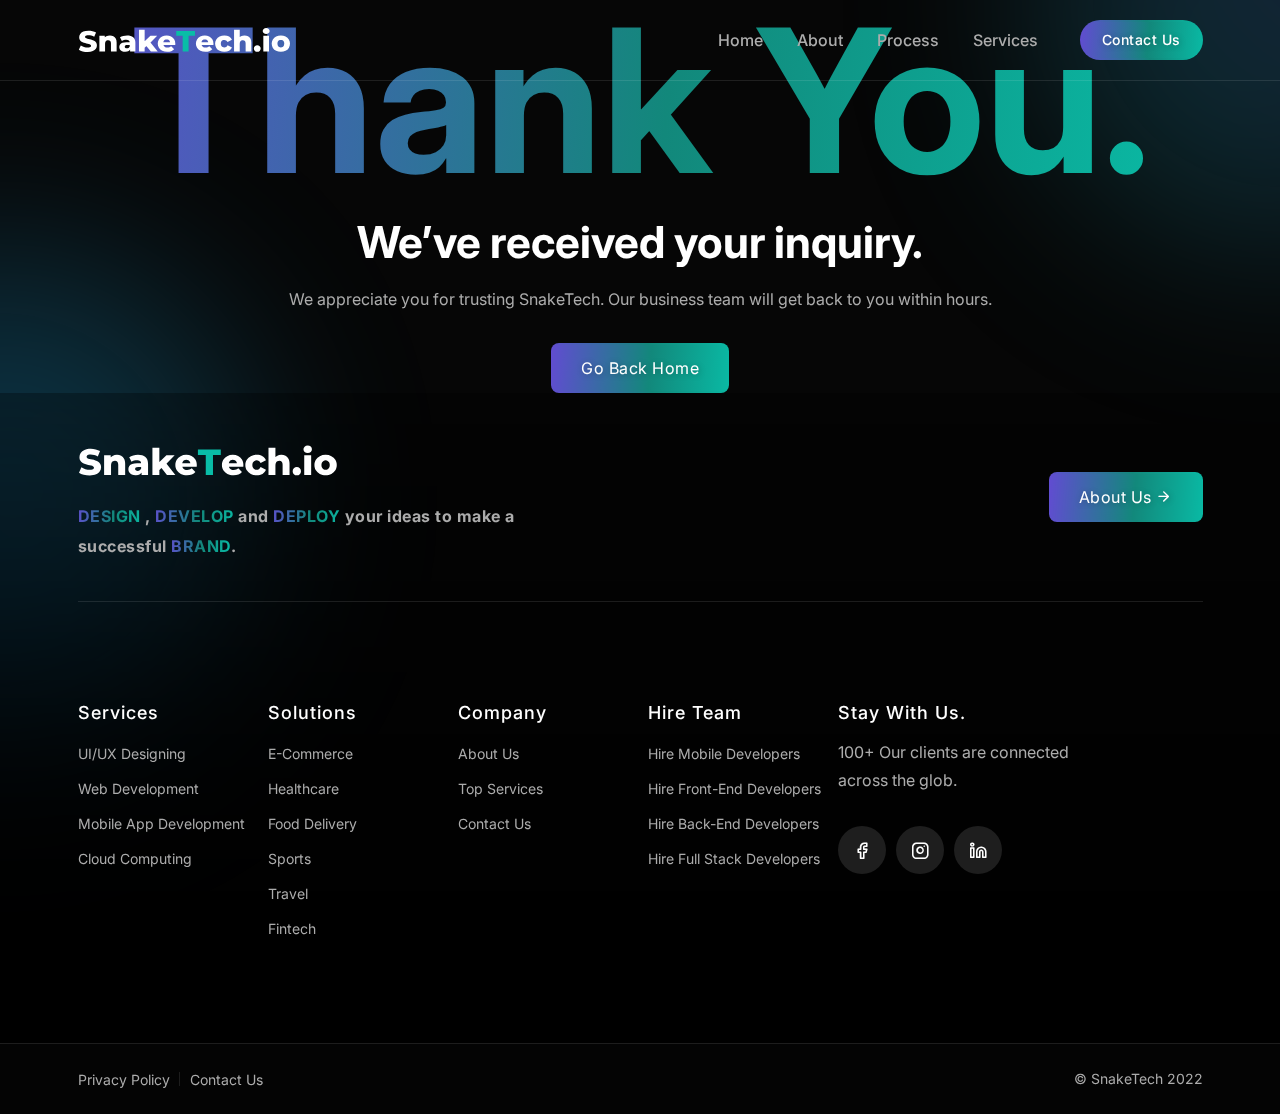
<file: thanks.html>
<!DOCTYPE html>
<html lang="en">

<head>
    <meta charset="UTF-8">
    <meta content="width=device-width, initial-scale=1.0" name="viewport">
    <title>Thank you For Contacting SnakeTech</title>
    <meta content="Thank you For Contacting SnakeTech. We appreciate you for trusting SnakeTech."
          name="description"/>
    <meta content="Thank You, Thanks"
          name="keywords"/>
    <meta content="Thank you For Contacting SnakeTech" property="og:title">
    <meta content="Thank you For Contacting SnakeTech" property="twitter:title">
    <meta content="ContactThank you For Contacting SnakeTech. We appreciate you for trusting SnakeTech." property="og:description">
    <meta content="Thank you For Contacting SnakeTech. We appreciate you for trusting SnakeTech." property="twitter:description">
    <meta content="https://snaketech.io/thanks.html" property="og:url">
    <meta content="https://snaketech.io/thanks.html" property="twitter:url">
    <meta content="https://snaketech.io/assets/images/about/about-7.jpg" property="og:image">
    <meta content="https://snaketech.io/assets/images/about/about-7.jpg" property="twitter:image">

    <!-- Favicon -->
    <link href="assets/images/favicons/apple-icon-57x57.png" rel="apple-touch-icon" sizes="57x57">
    <link href="assets/images/favicons/apple-icon-60x60.png" rel="apple-touch-icon" sizes="60x60">
    <link href="assets/images/favicons/apple-icon-72x72.png" rel="apple-touch-icon" sizes="72x72">
    <link href="assets/images/favicons/apple-icon-76x76.png" rel="apple-touch-icon" sizes="76x76">
    <link href="assets/images/favicons/apple-icon-114x114.png" rel="apple-touch-icon" sizes="114x114">
    <link href="assets/images/favicons/apple-icon-120x120.png" rel="apple-touch-icon" sizes="120x120">
    <link href="assets/images/favicons/apple-icon-144x144.png" rel="apple-touch-icon" sizes="144x144">
    <link href="assets/images/favicons/apple-icon-152x152.png" rel="apple-touch-icon" sizes="152x152">
    <link href="assets/images/favicons/apple-icon-180x180.png" rel="apple-touch-icon" sizes="180x180">
    <link href="assets/images/favicons/android-icon-192x192.png" rel="icon" sizes="192x192" type="image/png">
    <link href="assets/images/favicons/favicon-32x32.png" rel="icon" sizes="32x32" type="image/png">
    <link href="assets/images/favicons/favicon-96x96.png" rel="icon" sizes="96x96" type="image/png">
    <link href="assets/images/favicons/favicon-16x16.png" rel="icon" sizes="16x16" type="image/png">

    <!-- CSS ============================================ -->
    <link href="assets/css/vendor/bootstrap.min.css" rel="stylesheet">
    <link href="assets/css/plugins/animation.css" rel="stylesheet">
    <link href="assets/css/plugins/feature.css" rel="stylesheet">
    <link href="assets/css/plugins/magnify.min.css" rel="stylesheet">
    <link href="assets/css/plugins/slick.css" rel="stylesheet">
    <link href="assets/css/plugins/slick-theme.css" rel="stylesheet">
    <link href="assets/css/plugins/lightbox.css" rel="stylesheet">
    <link href="assets/css/style.css" rel="stylesheet">
</head>


<body class="active-dark-mode">
    <main class="page-wrapper">
        <!-- Start Header Area  -->
        <header class="rn-header header-default header-transparent header-sticky">
            <div class="container position-relative">
                <div class="row align-items-center row--0">
                    <div class="col-lg-3 col-md-6 col-4">
                        <div class="logo">
                            <a href="index.html">
                                <img alt="SnakeTech.io" class="logo-light" src="assets/images/logo/logo.svg">
                                <img alt="SnakeTech.io" class="logo-dark" src="assets/images/logo/logo-dark.svg">
                            </a>
                        </div>
                    </div>
                    <div class="col-lg-9 col-md-6 col-8 position-static">
                        <div class="header-right">
                            <nav class="mainmenu-nav d-none d-lg-block">
                                <ul class="mainmenu">
                                    <li><a href="index.html">Home</a></li>
                                    <li><a href="about.html">About</a></li>
                                    <li><a href="process.html">Process</a></li>
                                    <li><a href="services.html">Services</a></li>
                                </ul>


                            </nav>
                            <!-- Start Header Btn  -->
                            <div class="header-btn"><a class="btn-default btn-small round"
                                                       href="contact.html">Contact
                                Us</a></div>
                            <!-- End Header Btn  -->

                            <!-- Start Mobile-Menu-Bar -->
                            <div class="mobile-menu-bar ml--5 d-block d-lg-none">
                                <div class="hamberger">
                                    <button class="hamberger-button">
                                        <i class="feather-menu"></i>
                                    </button>
                                </div>
                            </div>

                        </div>
                    </div>
                </div>
            </div>
        </header>
        <!-- End Header Area  -->
        <div class="popup-mobile-menu">
            <div class="inner">
                <div class="header-top">
                    <div class="logo">
                        <a href="index.html">
                            <img alt="SnakeTech.io" class="logo-light" src="assets/images/logo/logo.svg">
                            <img alt="SnakeTech.io" class="logo-dark" src="assets/images/logo/logo-dark.svg">
                        </a>
                    </div>
                    <div class="close-menu">
                        <button class="close-button">
                            <i class="feather-x"></i>
                        </button>
                    </div>
                </div>
                <ul class="mainmenu">
                    <li><a href="index.html">Home</a></li>
                    <li><a href="about.html">About</a></li>
                    <li><a href="process.html">Process</a></li>
                    <li><a href="services.html">Services</a></li>
                    <li><a href="contact.html">Contact</a></li>
                </ul>
            </div>
        </div>

        <!-- Start Theme Style  -->
        <div>
            <div class="rn-gradient-circle"></div>
            <div class="rn-gradient-circle theme-pink"></div>
        </div>
        <!-- End Theme Style  -->



        <!-- Start Error-Area Area  -->
        <div class="error-area rn-section-gap-fix">
            <div class="container">
                <div class="row align-item-center">
                    <div class="col-lg-12">
                        <div class="error-inner">
                            <h1 class="theme-gradient">Thank You.</h1>
                            <h2 class="title">We’ve received your inquiry.</h2>
                            <p class="description">We appreciate you for trusting SnakeTech. Our business team will get back to you within hours.</p>
                            <div class="view-more-button"><a class="btn-default" href="index.html">Go Back Home</a></div>
                        </div>
                    </div>
                </div>
            </div>
        </div>
        <!-- End Error-Area Area  -->

        <!-- Start Footer Area  -->
        <footer class="rn-footer footer-style-default variation-two">
            <div class="rn-callto-action clltoaction-style-default style-7">
                <div class="container">
                    <div class="row row--0 align-items-center content-wrapper">
                        <div class="col-lg-8 col-md-8">
                            <div class="inner">
                                <div class="content text-left">
                                    <div class="logo">
                                        <a href="index.html">
                                            <img alt="SnakeTech.io" class="logo-light" src="assets/images/logo/logo.svg">
                                            <img alt="SnakeTech.io" class="logo-dark" src="assets/images/logo/logo-dark.svg">
                                        </a>
                                    </div>
                                    <p class="subtitle fw-bolder" data-sal="slide-up" data-sal-delay="150" data-sal-duration="400">
                                        <span class="theme-gradient">DESIGN </span>, <span
                                            class="theme-gradient">DEVELOP </span> and <span
                                            class="theme-gradient">DEPLOY </span> your ideas to make a successful <span
                                            class="theme-gradient">BRAND</span>.</p>
                                </div>
                            </div>
                        </div>
                        <div class="col-lg-4 col-md-4" data-sal="slide-up" data-sal-delay="150" data-sal-duration="400">
                            <div class="call-to-btn text-left mt_sm--20 text-lg-right">
                                <a class="btn-default"
                                   href="about.html">About Us
                                    <i class="feather-arrow-right"></i>
                                </a>
                            </div>
                        </div>
                    </div>
                </div>
            </div>
            <div class="footer-top">
                <div class="container">
                    <div class="row">
                        <div class="col-lg-2 col-md-6 col-sm-6 col-12">
                            <div class="rn-footer-widget">
                                <h4 class="title">Services</h4>
                                <div class="inner">
                                    <ul class="footer-link link-hover">
                                        <li><a href="services.html">UI/UX Designing</a></li>
                                        <li><a href="services.html">Web Development</a></li>
                                        <li><a href="services.html">Mobile App Development</a></li>
                                        <li><a href="services.html">Cloud Computing</a></li>
                                    </ul>
                                </div>
                            </div>
                        </div>
                        <div class="col-lg-2 col-md-6 col-sm-6 col-12">
                            <div class="rn-footer-widget">
                                <div class="widget-menu-top">
                                    <h4 class="title">Solutions</h4>
                                    <div class="inner">
                                        <ul class="footer-link link-hover">
                                            <li><a href="contact.html">E-commerce</a></li>
                                            <li><a href="contact.html">Healthcare</a></li>
                                            <li><a href="contact.html">Food Delivery</a></li>
                                            <li><a href="contact.html">Sports</a></li>
                                            <li><a href="contact.html">Travel</a></li>
                                            <li><a href="contact.html">Fintech</a></li>
                                        </ul>
                                    </div>
                                </div>
                            </div>
                        </div>
                        <div class="col-lg-2 col-md-6 col-sm-6 col-12">
                            <div class="rn-footer-widget">
                                <h4 class="title">Company</h4>
                                <div class="inner">
                                    <ul class="footer-link link-hover">
                                        <li><a href="about.html">About Us</a></li>
                                        <li><a href="services.html">Top Services</a></li>
                                        <li><a href="contact.html">Contact Us</a></li>
                                    </ul>
                                </div>
                            </div>
                        </div>
                        <div class="col-lg-2 col-md-6 col-sm-6 col-12">
                            <div class="rn-footer-widget">
                                <h4 class="title">Hire Team</h4>
                                <div class="inner">
                                    <ul class="footer-link link-hover">
                                        <li><a href="contact.html">Hire Mobile Developers</a></li>
                                        <li><a href="contact.html">Hire Front-End Developers</a></li>
                                        <li><a href="contact.html">Hire Back-End Developers</a></li>
                                        <li><a href="contact.html">Hire Full Stack Developers</a></li>
                                    </ul>
                                </div>
                            </div>
                        </div>
                        <div class="col-lg-4 col-md-6 col-sm-6 col-12">
                            <div class="rn-footer-widget">
                                <h4 class="title">Stay With Us.</h4>
                                <div class="inner">
                                    <h6 class="subtitle">100+ Our clients are connected across the glob.</h6>
                                    <ul class="social-icon social-default justify-content-start">
                                        <li><a href="https://www.facebook.com/profile.php?id=100081126925924">
                                            <i class="feather-facebook"></i>
                                        </a>
                                        </li>
                                        <li><a href="https://www.instagram.com/snaketech.io/">
                                            <i class="feather-instagram"></i>
                                        </a>
                                        </li>
                                        <li><a href="https://www.linkedin.com/company/snaketech-io/">
                                            <i class="feather-linkedin"></i>
                                        </a>
                                        </li>
                                    </ul>
                                </div>
                            </div>
                        </div>
                    </div>
                </div>
            </div>
        </footer>
        <!-- End Footer Area  -->

        <!-- Start Copy Right Area  -->
        <div class="copyright-area copyright-style-one">
            <div class="container">
                <div class="row align-items-center">
                    <div class="col-lg-6 col-md-8 col-sm-12 col-12">
                        <div class="copyright-left">
                            <ul class="ft-menu link-hover">
                                <li>
                                    <a href="privacy-policy.html">Privacy Policy</a>
                                </li>
                                <li>
                                    <a href="contact.html">Contact Us</a>
                                </li>
                            </ul>
                        </div>
                    </div>
                    <div class="col-lg-6 col-md-4 col-sm-12 col-12">
                        <div class="copyright-right text-center text-lg-end">
                            <p class="copyright-text">&copy; SnakeTech 2022</p>
                        </div>
                    </div>
                </div>
            </div>
        </div>
        <!-- End Copy Right Area  -->

    </main>




    <!-- All Scripts  -->
    <!-- Start Top To Bottom Area  -->
    <div class="rn-back-top">
        <i class="feather-arrow-up"></i>
    </div>
    <!-- End Top To Bottom Area  -->
    <!-- JS
============================================ -->
    <script src="assets/js/vendor/modernizr.min.js"></script>
    <script src="assets/js/vendor/jquery.min.js"></script>
    <script src="assets/js/vendor/bootstrap.min.js"></script>
    <script src="assets/js/vendor/popper.min.js"></script>
    <script src="assets/js/vendor/waypoint.min.js"></script>
    <script src="assets/js/vendor/wow.min.js"></script>
    <script src="assets/js/vendor/counterup.min.js"></script>
    <script src="assets/js/vendor/feather.min.js"></script>
    <script src="assets/js/vendor/sal.min.js"></script>
    <script src="assets/js/vendor/masonry.js"></script>
    <script src="assets/js/vendor/imageloaded.js"></script>
    <script src="assets/js/vendor/magnify.min.js"></script>
    <script src="assets/js/vendor/lightbox.js"></script>
    <script src="assets/js/vendor/slick.min.js"></script>
    <script src="assets/js/vendor/easypie.js"></script>
    <script src="assets/js/vendor/text-type.js"></script>
    <script src="assets/js/vendor/jquery.style.swicher.js"></script>
    <script src="assets/js/vendor/js.cookie.js"></script>
    <script src="assets/js/vendor/jquery-one-page-nav.js"></script>
    <!-- Main JS -->
    <script src="assets/js/main.js"></script>
    <script>
        var url = 'https://wati-integration-service.clare.ai/ShopifyWidget/shopifyWidget.js?37314';
        var s = document.createElement('script');
        s.type = 'text/javascript';
        s.async = true;
        s.src = url;
        var options = {
            "enabled":true,
            "chatButtonSetting":{
                "backgroundColor":"#12887b",
                "ctaText":"",
                "borderRadius":"25",
                "marginLeft":"30",
                "marginBottom":"30",
                "marginRight":"0",
                "position":"left"
            },
            "brandSetting":{
                "brandName":"SnakeTech.io",
                "brandSubTitle":"Typically replies within a hour",
                "brandImg":"https://i.ibb.co/hHZyM0f/20220524-013828-0000.png",
                "welcomeText":"Hi there!\nHow can I help you?",
                "messageText":"Hello, I want to discuss with you regarding project inquiry.",
                "backgroundColor":"#131A18",
                "ctaText":"Start Chat",
                "borderRadius":"25",
                "autoShow":false,
                "phoneNumber":"919638799626"
            }
        };
        s.onload = function() {
            CreateWhatsappChatWidget(options);
        };
        var x = document.getElementsByTagName('script')[0];
        x.parentNode.insertBefore(s, x);
    </script>
</body>


<!-- Mirrored from rainbowit.net/html/doob/contact.html by HTTrack Website Copier/3.x [XR&CO'2014], Fri, 08 Jul 2022 19:07:04 GMT -->
</html>
</file>
<file: assets/css/plugins/feature.css>
@font-face {
	font-family: 'Feather';
	src:
	url('../../fonts/Feather144f.ttf?sdxovp') format('truetype'),
	url('../../fonts/Feather144f.woff?sdxovp') format('woff'),
	url('../../fonts/Feather144f.svg?sdxovp#Feather') format('svg');
	font-weight: normal;
	font-style: normal;
}
[class^="feather-"], [class*=" feather-"] {
	font-family: 'feather' !important;
	speak: none;
	font-style: normal;
	font-weight: normal;
	font-variant: normal;
	text-transform: none;
	line-height: 1;
	-webkit-font-smoothing: antialiased;
	-moz-osx-font-smoothing: grayscale;
}

.feather-activity:before {
	content: "\e900";
}
.feather-airplay:before {
	content: "\e901";
}
.feather-alecirclert-:before {
	content: "\e902";
}
.feather-alert-octagon:before {
	content: "\e903";
}
.feather-alert-triangle:before {
	content: "\e904";
}
.feather-align-center:before {
	content: "\e905";
}
.feather-align-justify:before {
	content: "\e906";
}
.feather-align-left:before {
	content: "\e907";
}
.feather-align-right:before {
	content: "\e908";
}
.feather-anchor:before {
	content: "\e909";
}
.feather-aperture:before {
	content: "\e90a";
}
.feather-archive:before {
	content: "\e90b";
}
.feather-arrow-down:before {
	content: "\e90c";
}
.feather-arrow-down-circle:before {
	content: "\e90d";
}
.feather-arrow-down-left:before {
	content: "\e90e";
}
.feather-arrow-down-right:before {
	content: "\e90f";
}
.feather-arrow-left:before {
	content: "\e910";
}
.feather-arrow-left-circle:before {
	content: "\e911";
}
.feather-arrow-right:before {
	content: "\e912";
}
.feather-arrow-right-circle:before {
	content: "\e913";
}
.feather-arrow-up:before {
	content: "\e914";
}
.feather-arrow-up-circle:before {
	content: "\e915";
}
.feather-arrow-up-left:before {
	content: "\e916";
}
.feather-arrow-up-right:before {
	content: "\e917";
}
.feather-at-sign:before {
	content: "\e918";
}
.feather-award:before {
	content: "\e919";
}
.feather-bar-chart:before {
	content: "\e91a";
}
.feather-bar-chart-2:before {
	content: "\e91b";
}
.feather-battery:before {
	content: "\e91c";
}
.feather-battery-charging:before {
	content: "\e91d";
}
.feather-bell:before {
	content: "\e91e";
}
.feather-bell-off:before {
	content: "\e91f";
}
.feather-bluetooth:before {
	content: "\e920";
}
.feather-bold:before {
	content: "\e921";
}
.feather-book:before {
	content: "\e922";
}
.feather-book-open:before {
	content: "\e923";
}
.feather-bookmark:before {
	content: "\e924";
}
.feather-box:before {
	content: "\e925";
}
.feather-briefcase:before {
	content: "\e926";
}
.feather-calendar:before {
	content: "\e927";
}
.feather-camera:before {
	content: "\e928";
}
.feather-camera-off:before {
	content: "\e929";
}
.feather-cast:before {
	content: "\e92a";
}
.feather-check:before {
	content: "\e92b";
}
.feather-check-circle:before {
	content: "\e92c";
}
.feather-check-square:before {
	content: "\e92d";
}
.feather-chevron-down:before {
	content: "\e92e";
}
.feather-chevron-left:before {
	content: "\e92f";
}
.feather-chevron-right:before {
	content: "\e930";
}
.feather-chevron-up:before {
	content: "\e931";
}
.feather-chevrons-down:before {
	content: "\e932";
}
.feather-chevrons-left:before {
	content: "\e933";
}
.feather-chevrons-right:before {
	content: "\e934";
}
.feather-chevrons-up:before {
	content: "\e935";
}
.feather-chrome:before {
	content: "\e936";
}
.feather-circle:before {
	content: "\e937";
}
.feather-clipboard:before {
	content: "\e938";
}
.feather-clock:before {
	content: "\e939";
}
.feather-cloud:before {
	content: "\e93a";
}
.feather-cloud-drizzle:before {
	content: "\e93b";
}
.feather-cloud-lightning:before {
	content: "\e93c";
}
.feather-cloud-off:before {
	content: "\e93d";
}
.feather-cloud-rain:before {
	content: "\e93e";
}
.feather-cloud-snow:before {
	content: "\e93f";
}
.feather-code:before {
	content: "\e940";
}
.feather-codepen:before {
	content: "\e941";
}
.feather-command:before {
	content: "\e942";
}
.feather-compass:before {
	content: "\e943";
}
.feather-copy:before {
	content: "\e944";
}
.feather-corner-down-left:before {
	content: "\e945";
}
.feather-corner-down-right:before {
	content: "\e946";
}
.feather-corner-left-down:before {
	content: "\e947";
}
.feather-corner-left-up:before {
	content: "\e948";
}
.feather-corner-right-down:before {
	content: "\e949";
}
.feather-corner-right-up:before {
	content: "\e94a";
}
.feather-corner-up-left:before {
	content: "\e94b";
}
.feather-corner-up-right:before {
	content: "\e94c";
}
.feather-cpu:before {
	content: "\e94d";
}
.feather-credit-card:before {
	content: "\e94e";
}
.feather-crop:before {
	content: "\e94f";
}
.feather-crosshair:before {
	content: "\e950";
}
.feather-database:before {
	content: "\e951";
}
.feather-delete:before {
	content: "\e952";
}
.feather-disc:before {
	content: "\e953";
}
.feather-dollar-sign:before {
	content: "\e954";
}
.feather-download:before {
	content: "\e955";
}
.feather-download-cloud:before {
	content: "\e956";
}
.feather-droplet:before {
	content: "\e957";
}
.feather-edit:before {
	content: "\e958";
}
.feather-edit-2:before {
	content: "\e959";
}
.feather-edit-3:before {
	content: "\e95a";
}
.feather-external-link:before {
	content: "\e95b";
}
.feather-eye:before {
	content: "\e95c";
}
.feather-eye-off:before {
	content: "\e95d";
}
.feather-facebook:before {
	content: "\e95e";
}
.feather-fast-forward:before {
	content: "\e95f";
}
.feather-feather:before {
	content: "\e960";
}
.feather-file:before {
	content: "\e961";
}
.feather-file-minus:before {
	content: "\e962";
}
.feather-file-plus:before {
	content: "\e963";
}
.feather-file-text:before {
	content: "\e964";
}
.feather-film:before {
	content: "\e965";
}
.feather-filter:before {
	content: "\e966";
}
.feather-flag:before {
	content: "\e967";
}
.feather-folder:before {
	content: "\e968";
}
.feather-folder-minus:before {
	content: "\e969";
}
.feather-folder-plus:before {
	content: "\e96a";
}
.feather-gift:before {
	content: "\e96b";
}
.feather-git-branch:before {
	content: "\e96c";
}
.feather-git-commit:before {
	content: "\e96d";
}
.feather-git-merge:before {
	content: "\e96e";
}
.feather-git-pull-request:before {
	content: "\e96f";
}
.feather-github:before {
	content: "\e970";
}
.feather-gitlab:before {
	content: "\e971";
}
.feather-globe:before {
	content: "\e972";
}
.feather-grid:before {
	content: "\e973";
}
.feather-hard-drive:before {
	content: "\e974";
}
.feather-hash:before {
	content: "\e975";
}
.feather-headphones:before {
	content: "\e976";
}
.feather-heart:before {
	content: "\e977";
}
.feather-help-circle:before {
	content: "\e978";
}
.feather-home:before {
	content: "\e979";
}
.feather-image:before {
	content: "\e97a";
}
.feather-inbox:before {
	content: "\e97b";
}
.feather-info:before {
	content: "\e97c";
}
.feather-instagram:before {
	content: "\e97d";
}
.feather-italic:before {
	content: "\e97e";
}
.feather-layers:before {
	content: "\e97f";
}
.feather-layout:before {
	content: "\e980";
}
.feather-life-buoy:before {
	content: "\e981";
}
.feather-link:before {
	content: "\e982";
}
.feather-link-2:before {
	content: "\e983";
}
.feather-linkedin:before {
	content: "\e984";
}
.feather-list:before {
	content: "\e985";
}
.feather-loader:before {
	content: "\e986";
}
.feather-lock:before {
	content: "\e987";
}
.feather-log-in:before {
	content: "\e988";
}
.feather-log-out:before {
	content: "\e989";
}
.feather-mail:before {
	content: "\e98a";
}
.feather-map:before {
	content: "\e98b";
}
.feather-map-pin:before {
	content: "\e98c";
}
.feather-maximize:before {
	content: "\e98d";
}
.feather-maximize-2:before {
	content: "\e98e";
}
.feather-menu:before {
	content: "\e98f";
}
.feather-message-circle:before {
	content: "\e990";
}
.feather-message-square:before {
	content: "\e991";
}
.feather-mic:before {
	content: "\e992";
}
.feather-mic-off:before {
	content: "\e993";
}
.feather-minimize:before {
	content: "\e994";
}
.feather-minimize-2:before {
	content: "\e995";
}
.feather-minus:before {
	content: "\e996";
}
.feather-minus-circle:before {
	content: "\e997";
}
.feather-minus-square:before {
	content: "\e998";
}
.feather-monitor:before {
	content: "\e999";
}
.feather-moon:before {
	content: "\e99a";
}
.feather-more-horizontal:before {
	content: "\e99b";
}
.feather-more-vertical:before {
	content: "\e99c";
}
.feather-move:before {
	content: "\e99d";
}
.feather-music:before {
	content: "\e99e";
}
.feather-navigation:before {
	content: "\e99f";
}
.feather-navigation-2:before {
	content: "\e9a0";
}
.feather-octagon:before {
	content: "\e9a1";
}
.feather-package:before {
	content: "\e9a2";
}
.feather-paperclip:before {
	content: "\e9a3";
}
.feather-pause:before {
	content: "\e9a4";
}
.feather-pause-circle:before {
	content: "\e9a5";
}
.feather-percent:before {
	content: "\e9a6";
}
.feather-phone:before {
	content: "\e9a7";
}
.feather-phone-call:before {
	content: "\e9a8";
}
.feather-phone-forwarded:before {
	content: "\e9a9";
}
.feather-phone-incoming:before {
	content: "\e9aa";
}
.feather-phone-missed:before {
	content: "\e9ab";
}
.feather-phone-off:before {
	content: "\e9ac";
}
.feather-phone-outgoing:before {
	content: "\e9ad";
}
.feather-pie-chart:before {
	content: "\e9ae";
}
.feather-play:before {
	content: "\e9af";
}
.feather-play-circle:before {
	content: "\e9b0";
}
.feather-plus:before {
	content: "\e9b1";
}
.feather-plus-circle:before {
	content: "\e9b2";
}
.feather-plus-square:before {
	content: "\e9b3";
}
.feather-pocket:before {
	content: "\e9b4";
}
.feather-power:before {
	content: "\e9b5";
}
.feather-printer:before {
	content: "\e9b6";
}
.feather-radio:before {
	content: "\e9b7";
}
.feather-refresh-ccw:before {
	content: "\e9b8";
}
.feather-refresh-cw:before {
	content: "\e9b9";
}
.feather-repeat:before {
	content: "\e9ba";
}
.feather-rewind:before {
	content: "\e9bb";
}
.feather-rotate-ccw:before {
	content: "\e9bc";
}
.feather-rotate-cw:before {
	content: "\e9bd";
}
.feather-rss:before {
	content: "\e9be";
}
.feather-save:before {
	content: "\e9bf";
}
.feather-scissors:before {
	content: "\e9c0";
}
.feather-search:before {
	content: "\e9c1";
}
.feather-send:before {
	content: "\e9c2";
}
.feather-server:before {
	content: "\e9c3";
}
.feather-settings:before {
	content: "\e9c4";
}
.feather-share:before {
	content: "\e9c5";
}
.feather-share-2:before {
	content: "\e9c6";
}
.feather-shield:before {
	content: "\e9c7";
}
.feather-shield-off:before {
	content: "\e9c8";
}
.feather-shopping-bag:before {
	content: "\e9c9";
}
.feather-shopping-cart:before {
	content: "\e9ca";
}
.feather-shuffle:before {
	content: "\e9cb";
}
.feather-sidebar:before {
	content: "\e9cc";
}
.feather-skip-back:before {
	content: "\e9cd";
}
.feather-skip-forward:before {
	content: "\e9ce";
}
.feather-slack:before {
	content: "\e9cf";
}
.feather-slash:before {
	content: "\e9d0";
}
.feather-sliders:before {
	content: "\e9d1";
}
.feather-smartphone:before {
	content: "\e9d2";
}
.feather-speaker:before {
	content: "\e9d3";
}
.feather-square:before {
	content: "\e9d4";
}
.feather-star:before {
	content: "\e9d5";
}
.feather-stop-circle:before {
	content: "\e9d6";
}
.feather-sun:before {
	content: "\e9d7";
}
.feather-sunrise:before {
	content: "\e9d8";
}
.feather-sunset:before {
	content: "\e9d9";
}
.feather-tablet:before {
	content: "\e9da";
}
.feather-tag:before {
	content: "\e9db";
}
.feather-target:before {
	content: "\e9dc";
}
.feather-terminal:before {
	content: "\e9dd";
}
.feather-thermometer:before {
	content: "\e9de";
}
.feather-thumbs-down:before {
	content: "\e9df";
}
.feather-thumbs-up:before {
	content: "\e9e0";
}
.feather-toggle-left:before {
	content: "\e9e1";
}
.feather-toggle-right:before {
	content: "\e9e2";
}
.feather-trash:before {
	content: "\e9e3";
}
.feather-trash-2:before {
	content: "\e9e4";
}
.feather-trending-down:before {
	content: "\e9e5";
}
.feather-trending-up:before {
	content: "\e9e6";
}
.feather-triangle:before {
	content: "\e9e7";
}
.feather-truck:before {
	content: "\e9e8";
}
.feather-tv:before {
	content: "\e9e9";
}
.feather-twitter:before {
	content: "\e9ea";
}
.feather-type:before {
	content: "\e9eb";
}
.feather-umbrella:before {
	content: "\e9ec";
}
.feather-underline:before {
	content: "\e9ed";
}
.feather-unlock:before {
	content: "\e9ee";
}
.feather-upload:before {
	content: "\e9ef";
}
.feather-upload-cloud:before {
	content: "\e9f0";
}
.feather-user:before {
	content: "\e9f1";
}
.feather-user-check:before {
	content: "\e9f2";
}
.feather-user-minus:before {
	content: "\e9f3";
}
.feather-user-plus:before {
	content: "\e9f4";
}
.feather-user-x:before {
	content: "\e9f5";
}
.feather-users:before {
	content: "\e9f6";
}
.feather-video:before {
	content: "\e9f7";
}
.feather-video-off:before {
	content: "\e9f8";
}
.feather-voicemail:before {
	content: "\e9f9";
}
.feather-volume:before {
	content: "\e9fa";
}
.feather-volume-1:before {
	content: "\e9fb";
}
.feather-volume-2:before {
	content: "\e9fc";
}
.feather-volume-x:before {
	content: "\e9fd";
}
.feather-watch:before {
	content: "\e9fe";
}
.feather-wifi:before {
	content: "\e9ff";
}
.feather-wifi-off:before {
	content: "\ea00";
}
.feather-wind:before {
	content: "\ea01";
}
.feather-x:before {
	content: "\ea02";
}
.feather-x-circle:before {
	content: "\ea03";
}
.feather-x-square:before {
	content: "\ea04";
}
.feather-youtube:before {
	content: "\ea05";
}
.feather-zap:before {
	content: "\ea06";
}
.feather-zap-off:before {
	content: "\ea07";
}
.feather-zoom-in:before {
	content: "\ea08";
}
.feather-zoom-out:before {
	content: "\ea09";
}
</file>
<file: assets/css/plugins/magnify.min.css>
.mfp-bg{top:0;left:0;width:100%;height:100%;z-index:502;overflow:hidden;position:fixed;background:#0b0b0b;opacity:.8;filter:alpha(opacity=80)}.mfp-wrap{top:0;left:0;width:100%;height:100%;z-index:503;position:fixed;outline:none !important;-webkit-backface-visibility:hidden}.mfp-container{height:100%;text-align:center;position:absolute;width:100%;height:100%;left:0;top:0;padding:0 8px;-webkit-box-sizing:border-box;box-sizing:border-box}.mfp-container:before{content:'';display:inline-block;height:100%;vertical-align:middle}.mfp-align-top .mfp-container:before{display:none}.mfp-content{position:relative;display:inline-block;vertical-align:middle;margin:0 auto;text-align:left;z-index:505}.mfp-inline-holder .mfp-content,.mfp-ajax-holder .mfp-content{width:100%;cursor:auto}.mfp-ajax-cur{cursor:progress}.mfp-zoom-out-cur,.mfp-zoom-out-cur .mfp-image-holder .mfp-close{cursor:-webkit-zoom-out;cursor:zoom-out}.mfp-zoom{cursor:pointer;cursor:-webkit-zoom-in;cursor:zoom-in}.mfp-auto-cursor .mfp-content{cursor:auto}.mfp-close,.mfp-arrow,.mfp-preloader,.mfp-counter{-webkit-user-select:none;-moz-user-select:none;-ms-user-select:none;user-select:none}.mfp-loading.mfp-figure{display:none}.mfp-hide{display:none !important}.mfp-preloader{color:#ccc;position:absolute;top:50%;width:auto;text-align:center;margin-top:-0.8em;left:8px;right:8px;z-index:504}.mfp-preloader a{color:#ccc}.mfp-preloader a:hover{color:white}.mfp-s-ready .mfp-preloader{display:none}.mfp-s-error .mfp-content{display:none}button.mfp-close,button.mfp-arrow{overflow:visible;cursor:pointer;background:transparent;border:0;-webkit-appearance:none;display:block;padding:0;z-index:506}button::-moz-focus-inner{padding:0;border:0}.mfp-close{width:44px;height:44px;line-height:44px;position:absolute;right:0;top:0;text-decoration:none;text-align:center;opacity:.65;padding:0 0 18px 10px;color:white;font-style:normal;font-size:28px;font-family:Arial,Baskerville,monospace}.mfp-close:hover,.mfp-close:focus{opacity:1}.mfp-close:active{top:1px}.mfp-close-btn-in .mfp-close{color:#333}.mfp-image-holder .mfp-close,.mfp-iframe-holder .mfp-close{color:white;right:-6px;text-align:right;padding-right:6px;width:100%}.mfp-counter{position:absolute;top:0;right:0;color:#ccc;font-size:12px;line-height:18px}.mfp-arrow{position:absolute;top:0;opacity:.65;margin:0;top:50%;margin-top:-55px;padding:0;width:90px;height:110px;-webkit-tap-highlight-color:rgba(0,0,0,0)}.mfp-arrow:active{margin-top:-54px}.mfp-arrow:hover,.mfp-arrow:focus{opacity:1}.mfp-arrow:before,.mfp-arrow:after,.mfp-arrow .mfp-b,.mfp-arrow .mfp-a{content:'';display:block;width:0;height:0;position:absolute;left:0;top:0;margin-top:35px;margin-left:35px;border:solid transparent}.mfp-arrow:after,.mfp-arrow .mfp-a{opacity:.8;border-top-width:12px;border-bottom-width:12px;top:8px}.mfp-arrow:before,.mfp-arrow .mfp-b{border-top-width:20px;border-bottom-width:20px}.mfp-arrow-left{left:0}.mfp-arrow-left:after,.mfp-arrow-left .mfp-a{border-right:12px solid black;left:5px}.mfp-arrow-left:before,.mfp-arrow-left .mfp-b{border-right:20px solid white}.mfp-arrow-right{right:0}.mfp-arrow-right:after,.mfp-arrow-right .mfp-a{border-left:12px solid black;left:3px}.mfp-arrow-right:before,.mfp-arrow-right .mfp-b{border-left:20px solid white}.mfp-iframe-holder{padding-top:40px;padding-bottom:40px}.mfp-iframe-holder .mfp-content{line-height:0;width:100%;max-width:900px}.mfp-iframe-scaler{width:100%;height:0;overflow:hidden;padding-top:56.25%}.mfp-iframe-scaler iframe{position:absolute;top:-3px;left:0;width:100%;height:100%;-webkit-box-shadow:0 0 8px rgba(0,0,0,0.6);box-shadow:0 0 8px rgba(0,0,0,0.6);background:black}.mfp-iframe-holder .mfp-close{top:-43px}img.mfp-img{width:auto;max-width:100%;height:auto;display:block;line-height:0;-webkit-box-sizing:border-box;box-sizing:border-box;padding:40px 0 40px;margin:0 auto}.mfp-figure:after{content:'';position:absolute;left:0;top:40px;bottom:40px;display:block;right:0;width:auto;height:auto;z-index:-1;-webkit-box-shadow:0 0 8px rgba(0,0,0,0.6);box-shadow:0 0 8px rgba(0,0,0,0.6)}.mfp-figure{line-height:0}.mfp-bottom-bar{margin-top:-36px;position:absolute;top:100%;left:0;width:100%;cursor:auto}.mfp-title{text-align:left;line-height:18px;color:#f3f3f3;word-break:break-word;padding-right:36px}.mfp-figure small{color:#bdbdbd;display:block;font-size:12px;line-height:14px}.mfp-image-holder .mfp-content{max-width:100%}.mfp-gallery .mfp-image-holder .mfp-figure{cursor:pointer}@media screen and (max-width:800px) and (orientation:landscape),screen and (max-height:300px){.mfp-img-mobile .mfp-image-holder{padding-left:0;padding-right:0}.mfp-img-mobile img.mfp-img{padding:0}.mfp-img-mobile .mfp-figure:after{top:0;bottom:0}.mfp-img-mobile .mfp-bottom-bar{background:rgba(0,0,0,0.6);bottom:0;margin:0;top:auto;padding:3px 5px;position:fixed;-webkit-box-sizing:border-box;box-sizing:border-box}.mfp-img-mobile .mfp-bottom-bar:empty{padding:0}.mfp-img-mobile .mfp-counter{right:5px;top:3px}.mfp-img-mobile .mfp-close{top:0;right:0;width:35px;height:35px;line-height:35px;background:rgba(0,0,0,0.6);position:fixed;text-align:center;padding:0}.mfp-img-mobile .mfp-figure small{display:inline;margin-left:5px}}@media all and (max-width:800px){.mfp-arrow{-webkit-transform:scale(0.75);-ms-transform:scale(0.75);transform:scale(0.75)}.mfp-arrow-left{-webkit-transform-origin:0 0;-ms-transform-origin:0 0;transform-origin:0 0}.mfp-arrow-right{-webkit-transform-origin:100%;-ms-transform-origin:100%;transform-origin:100%}.mfp-container{padding-left:6px;padding-right:6px}}.mfp-ie7 .mfp-img{padding:0}.mfp-ie7 .mfp-bottom-bar{width:600px;left:50%;margin-left:-300px;margin-top:5px;padding-bottom:5px}.mfp-ie7 .mfp-container{padding:0}.mfp-ie7 .mfp-content{padding-top:44px}.mfp-ie7 .mfp-close{top:0;right:0;padding-top:0}
</file>
<file: assets/css/style.css>
@charset "UTF-8";
/**************************************
 CSS Index  
****************************

/--- Default Styles -----/

01.Variables
02.Mixins
03.Reset
04.Typography
05.Extend
06.Animations
07.Shortcode
08.Spacing
09.Common
10.Forms
11.Sal
12.Text Animation
13.Themebg

/--- Header Styles -----/

01.Headerdefault
02.Nav
03.Header Top
04.HeaderTopBar
05.Mobilemenu

/--- Elements -----/

01.Breadcrumb
02.Sectiontitle
03.Button
04.Service
05.Card
06.Counter
07.Progressbar
08.Accordion
09.Social Share
10.Team
11.Portfolio
12.Testimonial
13.Slickslide
14.Timeline
15.Call to Action
16.Tab
17.Pricing
18.Split
19.Vedio
20.Gallery
21.Contact
22.Brand
23.404
24.Advance Tab
25.Advancepricing
26.Contact Form
27.Swicher
28.Backto Top
29.About
30.Newsletter

/--- Blog -----/
01.Blog
02.Sidebar
03.Blog Details

/--- Footer -----/
01.Footer
02.Copyright

/--- Template -----/
01.Banner
02.Portfoliodetails
03.Splash
04.Lightmode

***************************************/
/**************************************
    Default Styles
***************************************/
/*-- Variables --*/
@import url("https://fonts.googleapis.com/css2?family=Inter:wght@300;400;500;600;700;800&amp;display=swap");
:root {
  --color-primary: #059DFF;
  --color-primary-rgba: rgb(5, 157, 255);
  --color-primary-alt: #059DFF;
  --color-primary-light: #059DFF;
  --color-primary-lightest: #059DFF;
  --color-secondary: #09BDA7;
  --color-tertiary: #6549D5;
  --color-tertiary-alt: #6549D5;
  --color-pink: #12887b;
  --color-light-green: #36C6F0;
  --color-primary-darker: #011827;
  --color-tertiary-darker: #150b40;
  --color-secondary-darker: #190301;
  --color-light-green-darker: #001f27;
  --color-pink-darker: #2f011d;
  --color-heading: #ffffff;
  --color-body: #acacac;
  --color-dark: #060606;
  --color-darker: rgba(6, 6, 6, 0.7);
  --color-darkest: rgba(0, 0, 0, 0.3);
  --color-black: #000000;
  --color-blacker: rgba(15, 15, 17, 0);
  --color-blackest: #0f0f11;
  --color-border: hsla(0,0%,100%,0.1);
  --color-lessdark: #1e1e1e;
  --color-gray: #65676B;
  --color-midgray: #878787;
  --color-light: #E4E6EA;
  --color-lighter: #CED0D4;
  --color-lightest: #F0F2F5;
  --color-white: #ffffff;
  --color-success: #3EB75E;
  --color-danger: #FF0003;
  --color-warning: #FF8F3C;
  --color-info: #1BA2DB;
  --color-facebook: #3B5997;
  --color-twitter: #1BA1F2;
  --color-youtube: #ED4141;
  --color-linkedin: #0077B5;
  --color-pinterest: #E60022;
  --color-instagram: #C231A1;
  --color-vimeo: #00ADEF;
  --color-twitch: #6441A3;
  --color-discord: #7289da;
  --color-extra01: #666666;
  --color-extra02: #606770;
  --color-extra03: #FBFBFD;
  --color-extra04: #1A1A1A;
  --color-extra05: #242424;
  --border-width: 2px;
  --radius-small: 6px;
  --radius: 10px;
  --radius-big: 16px;
  --p-light: 300;
  --p-regular: 400;
  --p-medium: 500;
  --p-semi-bold: 600;
  --p-bold: 700;
  --p-extra-bold: 800;
  --p-black: 900;
  --shadow-primary: 0 0 20px 5px rgba(251,83,67,0.2);
  --shadow-light: 1px 1px 6px rgba(0,0,0,0.25);
  --shadow-lighter: 4px 4px 20px 20px rgba(0,0,0,0.01);
  --transition: 0.3s;
  --transition-transform: transform .65s cubic-bezier(.23,1,.32,1);
  --font-primary: "Inter", sans-serif;
  --secondary-font: "Inter", sans-serif;
  --font-awesome: "Font Awesome 5 Pro";
  --font-size-b1: 18px;
  --font-size-b2: 16px;
  --font-size-b3: 14px;
  --font-size-b4: 12px;
  --line-height-b1: 1.67;
  --line-height-b2: 1.7;
  --line-height-b3: 1.6;
  --line-height-b4: 1.3;
  --h1: 56px;
  --h2: 44px;
  --h3: 36px;
  --h4: 24px;
  --h5: 18px;
  --h6: 16px;
}

/**
 * Reset Styels
 */
* {
  -webkit-box-sizing: border-box;
  -moz-box-sizing: border-box;
  box-sizing: border-box;
}

article,
aside,
details,
figcaption,
figure,
footer,
header,
nav,
section,
summary {
  display: block;
}

audio,
canvas,
video {
  display: inline-block;
}

audio:not([controls]) {
  display: none;
  height: 0;
}

[hidden] {
  display: none;
}

a {
  color: var(--color-heading);
  text-decoration: none;
  outline: none;
}

a:hover,
a:focus,
a:active {
  text-decoration: none;
  outline: none;
  color: var(--color-primary);
}

a:focus {
  outline: none;
}

address {
  margin: 0 0 24px;
}

abbr[title] {
  border-bottom: 1px dotted;
}

b,
strong {
  font-weight: bold;
}

mark {
  background: var(--color-primary);
  color: #ffffff;
}

code,
kbd,
pre,
samp {
  font-size: var(--font-size-b3);
  -webkit-hyphens: none;
  -moz-hyphens: none;
  -ms-hyphens: none;
  hyphens: none;
  color: var(--color-primary);
}

kbd,
ins {
  color: #ffffff;
}

pre,
pre.wp-block-code {
  font-family: "Courier 10 Pitch", Courier, monospace !important;
  font-size: 15px !important;
  margin: 40px 0 !important;
  overflow: auto;
  padding: 20px !important;
  white-space: pre !important;
  white-space: pre-wrap !important;
  word-wrap: break-word !important;
  color: var(--color-body) !important;
  background: var(--color-light);
  border-radius: 4px;
}

small {
  font-size: smaller;
}

sub,
sup {
  font-size: 75%;
  line-height: 0;
  position: relative;
  vertical-align: baseline;
}

sup {
  top: -0.5em;
}

sub {
  bottom: -0.25em;
}

dl {
  margin-top: 0;
  margin-bottom: 10px;
}

dd {
  margin: 0 15px 15px;
}

dt {
  font-weight: bold;
  color: var(--color-heading);
}

menu,
ol,
ul {
  margin: 16px 0;
  padding: 0 0 0 40px;
}

nav ul,
nav ol {
  list-style: none;
  list-style-image: none;
}

li > ul,
li > ol {
  margin: 0;
}

ol ul {
  margin-bottom: 0;
}

img {
  -ms-interpolation-mode: bicubic;
  border: 0;
  vertical-align: middle;
  max-width: 100%;
  height: auto;
}

svg:not(:root) {
  overflow: hidden;
}

figure {
  margin: 0;
}

form {
  margin: 0;
}

fieldset {
  border: 1px solid var(--color-border);
  margin: 0 2px;
  min-width: inherit;
  padding: 0.35em 0.625em 0.75em;
}

legend {
  border: 0;
  padding: 0;
  white-space: normal;
}

button,
input,
select,
textarea {
  font-size: 100%;
  margin: 0;
  max-width: 100%;
  vertical-align: baseline;
}

button,
input {
  line-height: normal;
}

button,
html input[type=button],
input[type=reset],
input[type=submit] {
  -webkit-appearance: button;
  -moz-appearance: button;
  appearance: button;
  cursor: pointer;
}

button[disabled],
input[disabled] {
  cursor: default;
}

input[type=checkbox],
input[type=radio] {
  padding: 0;
}

input[type=search] {
  -webkit-appearance: textfield;
  -moz-appearance: textfield;
  appearance: textfield;
  appearance: textfield;
  padding-right: 2px;
  width: 270px;
}

input[type=search]::-webkit-search-decoration {
  -webkit-appearance: none;
  appearance: none;
}

button::-moz-focus-inner,
input::-moz-focus-inner {
  border: 0;
  padding: 0;
}

textarea {
  overflow: auto;
  vertical-align: top;
}

caption,
th,
td {
  font-weight: normal;
}

table thead th {
  font-weight: 700;
}

td,
.wp-block-calendar tfoot td {
  border: 1px solid var(--color-border);
  padding: 7px 10px;
}

del {
  color: #333;
}

ins {
  background: rgba(56, 88, 246, 0.6);
  text-decoration: none;
  padding: 0 5px;
}

hr {
  background-size: 4px 4px;
  border: 0;
  height: 1px;
  margin: 0 0 24px;
  opacity: 0.6;
}

table a,
table a:link,
table a:visited {
  text-decoration: underline;
}

dt {
  font-weight: bold;
  margin-bottom: 10px;
}

dd {
  margin: 0 15px 15px;
}

caption {
  caption-side: top;
}

kbd {
  background: var(--heading-color);
}

dfn,
cite,
em {
  font-style: italic;
}

/* BlockQuote  */
blockquote,
q {
  -webkit-hyphens: none;
  -moz-hyphens: none;
  -ms-hyphens: none;
  hyphens: none;
  quotes: none;
}

blockquote:before,
blockquote:after,
q:before,
q:after {
  content: "";
  content: none;
}

blockquote {
  font-size: var(--font-size-b1);
  font-style: italic;
  font-weight: var(--p-light);
  margin: 24px 40px;
}

blockquote blockquote {
  margin-right: 0;
}

blockquote cite,
blockquote small {
  font-size: var(--font-size-b3);
  font-weight: normal;
}

blockquote strong,
blockquote b {
  font-weight: 700;
}

/**
 * Typography
 */
* {
  box-sizing: border-box;
}

html {
  overflow: hidden;
  overflow-y: auto;
  margin: 0;
  padding: 0;
  font-size: 10px;
}

body {
  overflow: hidden;
  font-size: var(--font-size-b2);
  line-height: var(--line-height-b2);
  -webkit-font-smoothing: antialiased;
  -moz-osx-font-smoothing: grayscale;
  font-family: var(--font-primary);
  color: var(--color-body);
  font-weight: var(--p-regular);
  background-color: var(--color-dark);
  margin: 0;
  padding: 0;
}

h1,
h2,
h3,
h4,
h5,
h6,
.h1,
.h2,
.h3,
.h4,
.h5,
.h6,
address,
p,
pre,
blockquote,
menu,
ol,
ul,
table,
hr {
  margin: 0;
  margin-bottom: 20px;
}

h1,
h2,
h3,
h4,
h5,
h6,
.h1,
.h2,
.h3,
.h4,
.h5,
.h6 {
  word-break: break-word;
  font-family: var(--secondary-font);
  line-height: 1.4074;
  color: var(--color-heading);
}

h1,
.h1 {
  font-size: var(--h1);
  line-height: 1.19;
}

h2,
.h2 {
  font-size: var(--h2);
  line-height: 1.23;
}

h3,
.h3 {
  font-size: var(--h3);
  line-height: 1.4;
}

h4,
.h4 {
  font-size: var(--h4);
  line-height: 1.25;
}

h5,
.h5 {
  font-size: var(--h5);
  line-height: 1.24;
}

h6,
.h6 {
  font-size: var(--h6);
  line-height: 1.25;
}

h1 a,
h2 a,
h3 a,
h4 a,
h5 a,
h6 a,
.h1 a,
.h2 a,
.h3 a,
.h4 a,
.h5 a,
.h6 a {
  color: inherit;
  transition: 0.5s;
}

a {
  color: var(--color-body);
}

@media only screen and (min-width: 768px) and (max-width: 991px) {
  h1,
.h1 {
    font-size: 38px;
  }

  h2,
.h2 {
    font-size: 32px;
  }

  h3,
.h3 {
    font-size: 28px;
  }

  h4,
.h4 {
    font-size: 24px;
  }

  h5,
.h5 {
    font-size: 18px;
  }
}
@media only screen and (max-width: 767px) {
  h1,
.h1 {
    font-size: 34px;
  }

  h2,
.h2 {
    font-size: 28px;
  }

  h3,
.h3 {
    font-size: 24px;
  }

  h4,
.h4 {
    font-size: 20px;
  }

  h5,
.h5 {
    font-size: 16px;
  }
}
h1,
.h1,
h2,
.h2,
h3,
.h3 {
  font-weight: var(--p-bold);
}

h4,
.h4,
h5,
.h5 {
  font-weight: var(--p-bold);
}

h6,
.h6 {
  font-weight: var(--p-medium);
}

p {
  font-size: var(--font-size-b2);
  line-height: var(--line-height-b2);
  font-weight: var(--p-regular);
  color: var(--color-body);
  margin: 0 0 30px;
}
@media only screen and (max-width: 767px) {
  p {
    margin: 0 0 20px;
    font-size: var(--font-size-b2);
    line-height: var(--line-height-b2);
  }
}
p.has-large-font-size {
  line-height: 1.5;
  font-size: 36px;
}
p.has-medium-font-size {
  font-size: 24px;
  line-height: 36px;
}
p.has-small-font-size {
  font-size: 13px;
}
p.has-very-light-gray-color {
  color: var(--color-white);
}
p.has-background {
  padding: 20px 30px;
}
p.b1 {
  font-size: var(--font-size-b1);
  line-height: var(--line-height-b1);
}
p.b2 {
  font-size: var(--font-size-b2);
  line-height: var(--line-height-b2);
}
p.b3 {
  font-size: var(--font-size-b3);
  line-height: var(--line-height-b3);
}
p.b4 {
  font-size: var(--font-size-b4);
  line-height: var(--line-height-b4);
}

.b1 {
  font-size: var(--font-size-b1);
  line-height: var(--line-height-b1);
}

.b2 {
  font-size: var(--font-size-b2);
  line-height: var(--line-height-b2);
}

.b3 {
  font-size: var(--font-size-b3);
  line-height: var(--line-height-b3);
}

.b4 {
  font-size: var(--font-size-b4);
  line-height: var(--line-height-b4);
}

table {
  border-collapse: collapse;
  border-spacing: 0;
  margin: 0 0 40px;
  width: 100%;
}

table a,
table a:link,
table a:visited {
  text-decoration: none;
}

cite,
.wp-block-pullquote cite,
.wp-block-pullquote.is-style-solid-color blockquote cite,
.wp-block-quote cite {
  color: var(--color-heading);
}

var {
  font-family: "Courier 10 Pitch", Courier, monospace;
}

/*---------------------------
	List Style 
---------------------------*/
ul,
ol {
  padding-left: 18px;
}

ul {
  list-style: square;
  margin-bottom: 30px;
  padding-left: 20px;
}
ul.liststyle.bullet li {
  font-size: 18px;
  line-height: 30px;
  color: var(--color-body);
  position: relative;
  padding-left: 30px;
}
@media only screen and (max-width: 767px) {
  ul.liststyle.bullet li {
    padding-left: 19px;
  }
}
ul.liststyle.bullet li::before {
  position: absolute;
  content: "";
  width: 6px;
  height: 6px;
  border-radius: 100%;
  background: var(--color-body);
  left: 0;
  top: 10px;
}
ul.liststyle.bullet li + li {
  margin-top: 8px;
}
ul li {
  font-size: var(--font-size-b1);
  line-height: var(--line-height-b1);
  margin-top: 10px;
  margin-bottom: 10px;
  color: var(--color-body);
  font-weight: 400;
}
ul li a {
  text-decoration: none;
  color: var(--color-body);
}
ul li a:hover {
  color: var(--color-primary);
}
ul ul {
  margin-bottom: 0;
}

ol {
  margin-bottom: 30px;
}
ol li {
  font-size: var(--font-size-b1);
  line-height: var(--line-height-b1);
  color: var(--color-gray);
  margin-top: 10px;
  margin-bottom: 10px;
  font-weight: 400;
}
ol li a {
  color: var(--heading-color);
  text-decoration: none;
}
ol li a:hover {
  color: var(--color-primary);
}
ol ul {
  padding-left: 30px;
}

hr {
  display: block;
  height: 0;
  margin: 15px 0;
  border-top: 1px solid var(--color-border);
  background: transparent;
}

kbd {
  background: var(--color-primary);
}

/*=====================
All Extend Here
=======================*/
.color-primary {
  color: var(--color-primary) !important;
}

.color-primary-light {
  color: var(--color-primary-light) !important;
}

.color-primary-alt {
  color: var(--color-primary-alt) !important;
}

.color-secondary {
  color: var(--color-secondary) !important;
}

.color-tertiary {
  color: var(--color-tertiary) !important;
}

.color-tertiary-alt {
  color: var(--color-tertiary-alt) !important;
}

.color-light-green {
  color: var(--color-light-green) !important;
}

.color-pink {
  color: var(--color-pink) !important;
}

.color-primary-darker {
  color: var(--color-primary-darker) !important;
}

.color-secondary-darker {
  color: var(--color-secondary-darker) !important;
}

.color-light-green-darker {
  color: var(--color-light-green-darker) !important;
}

.color-pink-darker {
  color: var(--color-pink-darker) !important;
}

.color-heading {
  color: var(--color-heading) !important;
}

.color-body {
  color: var(--color-body) !important;
}

.color-dark {
  color: var(--color-dark) !important;
}

.color-darker {
  color: var(--color-darker) !important;
}

.color-darkest {
  color: var(--color-darkest) !important;
}

.color-black {
  color: var(--color-black) !important;
}

.color-blacker {
  color: var(--color-blacker) !important;
}

.color-blackest {
  color: var(--color-blackest) !important;
}

.color-border {
  color: var(--color-border) !important;
}

.color-gray {
  color: var(--color-gray) !important;
}

.color-midgray {
  color: var(--color-midgray) !important;
}

.color-light {
  color: var(--color-light) !important;
}

.color-lighter {
  color: var(--color-lighter) !important;
}

.color-lightest {
  color: var(--color-lightest) !important;
}

.color-white {
  color: var(--color-white) !important;
}

[data-overlay]:before {
  background: var(--color-primary);
}

/* Radius */
.filter-button-default button, .rwt-card .inner .thumbnail .card-image img, .rwt-card .inner .thumbnail .card-image a, .radius-small {
  border-radius: var(--radius-small);
}

.radius, .post-scale {
  border-radius: var(--radius);
}

.radius-big {
  border-radius: var(--radius-big);
}

/* Font Weight */
.w-300 {
  font-weight: 300 !important;
}

.w-400 {
  font-weight: 400 !important;
}

.w-500 {
  font-weight: 500 !important;
}

.w-600 {
  font-weight: 600 !important;
}

.w-700 {
  font-weight: 700 !important;
}

.w-800 {
  font-weight: 800 !important;
}

.w-900 {
  font-weight: 900 !important;
}

/* Shadows */
.shadow-primary {
  box-shadow: var(--shadow-primary);
}

.shadow-light {
  box-shadow: var(--shadow-light);
}

.shadow-lighter {
  box-shadow: var(--shadow-lighter);
}

/*=============== Style Css =============*/
.rn-meta-list, .advance-pricing .pricing-right .plan-offer-list, .advance-brand, .breadcrumb-inner ul.page-list {
  padding: 0;
  margin: 0;
  list-style: none;
}

.tagcloud a,
.wp-block-tag-cloud a, .rbt-single-widget.widget_recent_comments ul li span, .rbt-single-widget.widget_recent_entries ul li span, .rbt-single-widget.widget_archive ul li span, .rbt-single-widget.widget_categories ul li span, .rbt-single-widget.widget_meta ul li span, .rbt-single-widget.widget_pages ul li span, .rbt-single-widget.widget_nav_menu ul li span, .rbt-single-widget.widget_recent_comments ul li a, .rbt-single-widget.widget_recent_entries ul li a, .rbt-single-widget.widget_archive ul li a, .rbt-single-widget.widget_categories ul li a, .rbt-single-widget.widget_meta ul li a, .rbt-single-widget.widget_pages ul li a, .rbt-single-widget.widget_nav_menu ul li a, .rn-address .inner p a, .rn-slick-dot .slick-dots li button::after, .filter-button-default button, .rwt-card .inner .content .title a, .rwt-card .inner .thumbnail .card-image img, .rwt-card, .card-box .inner .content .title a, .service.service__style--2 .content p, .service.service__style--2 .content .title a, .service.service__style--2 .content .title, .service.gallery-style .content p, .service.gallery-style .content .title a, .service.gallery-style .content .title, .service.service__style--1 .content p, .service.service__style--1 .content .title a, .service.service__style--1 .content .title, .service.service__style--1 .icon, .mainmenu-nav .mainmenu li.has-droupdown .submenu li a, .form-group textarea, .form-group input, #scrollUp, ul li a, ol li a {
  transition: var(--transition);
}

.bg_image, .bgImagePosition {
  background-repeat: no-repeat;
  background-size: cover;
  background-position: center center;
}

/*----------------------
    Animation Css  
-----------------------*/
.post-scale {
  overflow: hidden;
}
.post-scale img {
  transition: 0.5s;
}
.post-scale:hover img {
  transform: scale(1.1);
}

@keyframes customOne {
  from {
    transform: scale(1);
  }
  50% {
    transform: scale(0.9);
  }
  to {
    transform: scale(1);
  }
}
@keyframes customTwo {
  0% {
    transform: translate(0px, 0px);
  }
  50% {
    transform: translate(100px, 0px);
  }
  100% {
    transform: translate(50px, 50px);
  }
}
.customOne {
  animation: customOne 2s infinite;
}

/* ------------------------
    Custom Animation 01 
----------------------------*/
@-webkit-keyframes headerSlideDown {
  0% {
    margin-top: -100px;
  }
  to {
    margin-top: 0;
  }
}
@keyframes headerSlideDown {
  0% {
    margin-top: -100px;
  }
  to {
    margin-top: 0;
  }
}
/*------------------------
	slidefadeinup
--------------------------*/
@-webkit-keyframes slideFadeInUp {
  from {
    opacity: 0;
    -webkit-transform: translate3d(0, 20%, 0);
    transform: translate3d(0, 20%, 0);
  }
  to {
    opacity: 1;
    -webkit-transform: none;
    transform: none;
  }
}
@keyframes slideFadeInUp {
  from {
    opacity: 0;
    -webkit-transform: translate3d(0, 20%, 0);
    transform: translate3d(0, 20%, 0);
  }
  to {
    opacity: 1;
    -webkit-transform: none;
    transform: none;
  }
}
.slideFadeInUp {
  -webkit-animation-name: slideFadeInUp;
  animation-name: slideFadeInUp;
}

/* -----------------------------------
    Custom Animation For All Page
---------------------------------------*/
@-webkit-keyframes moveVertical {
  to {
    opacity: 1;
    -webkit-transform: translateY(0);
  }
}
@keyframes moveVertical {
  to {
    opacity: 1;
    -webkit-transform: translateY(0);
    transform: translateY(0);
  }
}
/*--------------------------------
Scroll Down Button Animation  
----------------------------------*/
@keyframes scrollDown {
  0% {
    opacity: 0;
  }
  10% {
    transform: translateY(0);
    opacity: 1;
  }
  100% {
    transform: translateY(10px);
    opacity: 0;
  }
}
/*==============================
 *  Utilities
=================================*/
/* 
font-family: 'Inter', sans-serif;
*/
@media only screen and (max-width: 767px) {
  .container,
.container-fluid,
.container-lg,
.container-md,
.container-sm,
.container-xl,
.container-xxl {
    padding-right: 15px;
    padding-left: 15px;
  }
}

iframe {
  width: 100%;
}

.clearfix:before,
.clearfix:after {
  content: " ";
  display: table;
}

.clearfix:after {
  clear: both;
}

.fix {
  overflow: hidden;
}

/*===============================
    Background Color 
=================================*/
.bg-color-primary {
  background: var(--color-primary);
}

.bg-color-secondary {
  background: var(--color-secondary);
}

.bg-color-tertiary {
  background: var(--color-tertiary);
}

.bg-color-grey {
  background: #F0F2F5;
}

.bg-color-white {
  background: #FFFFFF;
}

.bg-color-black {
  background: #1A1A1A;
}

.bg-color-extra03 {
  background: var(--color-extra03);
}

.bg-color-lessdark {
  background: var(--color-lessdark);
}

.bg-color-2 {
  backdrop-filter: saturate(180%) blur(8px);
  background-color: var(--color-darker);
  background-image: linear-gradient(180deg, var(--color-black), transparent);
}

/*===========================
    Background Image 
=============================*/
.bg_image_fixed {
  background-attachment: fixed !important;
}

.bg_image--1 {
  background-image: url(../images/bg/bg-image-1.jpg);
}

.bg_image--2 {
  background-image: url(../images/bg/bg-image-2.jpg);
}

.bg_image--3 {
  background-image: url(../images/bg/bg-image-3.jpg);
}

.bg_image--4 {
  background-image: url(../images/bg/bg-image-4.jpg);
}

.bg_image--5 {
  background-image: url(../images/bg/bg-image-5.jpg);
}

.bg_image--6 {
  background-image: url(../images/bg/bg-image-6.jpg);
}

.bg_image--7 {
  background-image: url(../images/bg/bg-image-7.jpg);
}

.bg_image--8 {
  background-image: url(../images/bg/bg-image-8.jpg);
}

.bg_image--9 {
  background-image: url(../images/bg/bg-image-9.jpg);
}

.bg_image--10 {
  background-image: url(../images/bg/bg-image-10.jpg);
}

.bg_image--11 {
  background-image: url(../images/bg/bg-image-11.jpg);
}

.bg_image--12 {
  background-image: url(../images/bg/bg-image-12.jpg);
}

.bg_image--13 {
  background-image: url(../images/bg/bg-image-13.jpg);
}

.bg_image--14 {
  background-image: url(../images/bg/bg-image-14.jpg);
}

.bg_image--15 {
  background-image: url(../images/bg/bg-image-15.jpg);
}

.bg_image--16 {
  background-image: url(../images/bg/bg-image-16.html);
}

.bg_image--17 {
  background-image: url(../images/bg/bg-image-17.jpg);
}

.bg_image--18 {
  background-image: url(../images/bg/bg-image-18.jpg);
}

.bg_image--19 {
  background-image: url(../images/bg/bg-image-19.jpg);
}

.bg_image--20 {
  background-image: url(../images/bg/bg-image-20.jpg);
}

.bg_image--21 {
  background-image: url(../images/bg/bg-image-21.jpg);
}

.bg_image--22 {
  background-image: url(../images/bg/bg-image-22.jpg);
}

.bg_image--23 {
  background-image: url(../images/bg/bg-image-23.jpg);
}

.bg_image--24 {
  background-image: url(../images/bg/bg-image-24.jpg);
}

.bg_image--25 {
  background-image: url(../images/bg/bg-image-25.html);
}

.bg_image--26 {
  background-image: url(../images/bg/bg-image-26.html);
}

.bg_image--27 {
  background-image: url(../images/bg/bg-image-27.html);
}

.bg_image--28 {
  background-image: url(../images/bg/bg-image-28.html);
}

.bg_image--29 {
  background-image: url(../images/bg/bg-image-29.html);
}

.bg_image--30 {
  background-image: url(../images/bg/bg-image-30.html);
}

/* Height and width */
.fullscreen {
  min-height: 100vh;
  width: 100%;
}

/*===================
Custom Row
======================*/
.row--0 {
  margin-left: 0px;
  margin-right: 0px;
}
.row--0 > [class*=col] {
  padding-left: 0px;
  padding-right: 0px;
}

.row--5 {
  margin-left: -5px;
  margin-right: -5px;
}
.row--5 > [class*=col] {
  padding-left: 5px;
  padding-right: 5px;
}

.row--10 {
  margin-left: -10px;
  margin-right: -10px;
}
.row--10 > [class*=col] {
  padding-left: 10px;
  padding-right: 10px;
}

.row--15 {
  margin-left: -15px;
  margin-right: -15px;
}
.row--15 > [class*=col] {
  padding-left: 15px;
  padding-right: 15px;
}

.row--20 {
  margin-left: -20px;
  margin-right: -20px;
}
@media only screen and (min-width: 1200px) and (max-width: 1599px) {
  .row--20 {
    margin-left: -15px;
    margin-right: -15px;
  }
}
@media only screen and (min-width: 992px) and (max-width: 1199px) {
  .row--20 {
    margin-left: -15px;
    margin-right: -15px;
  }
}
@media only screen and (min-width: 768px) and (max-width: 991px) {
  .row--20 {
    margin-left: -15px;
    margin-right: -15px;
  }
}
@media only screen and (max-width: 767px) {
  .row--20 {
    margin-left: -15px !important;
    margin-right: -15px !important;
  }
}
.row--20 > [class*=col], .row--20 > [class*=col-] {
  padding-left: 20px;
  padding-right: 20px;
}
@media only screen and (min-width: 1200px) and (max-width: 1599px) {
  .row--20 > [class*=col], .row--20 > [class*=col-] {
    padding-left: 15px;
    padding-right: 15px;
  }
}
@media only screen and (min-width: 992px) and (max-width: 1199px) {
  .row--20 > [class*=col], .row--20 > [class*=col-] {
    padding-left: 15px;
    padding-right: 15px;
  }
}
@media only screen and (min-width: 768px) and (max-width: 991px) {
  .row--20 > [class*=col], .row--20 > [class*=col-] {
    padding-left: 15px !important;
    padding-right: 15px !important;
  }
}
@media only screen and (max-width: 767px) {
  .row--20 > [class*=col], .row--20 > [class*=col-] {
    padding-left: 15px !important;
    padding-right: 15px !important;
  }
}

.row--25 {
  margin-left: -25px;
  margin-right: -25px;
}
@media only screen and (min-width: 1200px) and (max-width: 1599px) {
  .row--25 {
    margin-left: -15px;
    margin-right: -15px;
  }
}
@media only screen and (min-width: 992px) and (max-width: 1199px) {
  .row--25 {
    margin-left: -15px;
    margin-right: -15px;
  }
}
@media only screen and (min-width: 768px) and (max-width: 991px) {
  .row--25 {
    margin-left: -15px;
    margin-right: -15px;
  }
}
@media only screen and (max-width: 767px) {
  .row--25 {
    margin-left: -15px !important;
    margin-right: -15px !important;
  }
}
.row--25 > [class*=col], .row--25 > [class*=col-] {
  padding-left: 25px;
  padding-right: 25px;
}
@media only screen and (min-width: 1200px) and (max-width: 1599px) {
  .row--25 > [class*=col], .row--25 > [class*=col-] {
    padding-left: 15px;
    padding-right: 15px;
  }
}
@media only screen and (min-width: 992px) and (max-width: 1199px) {
  .row--25 > [class*=col], .row--25 > [class*=col-] {
    padding-left: 15px;
    padding-right: 15px;
  }
}
@media only screen and (min-width: 768px) and (max-width: 991px) {
  .row--25 > [class*=col], .row--25 > [class*=col-] {
    padding-left: 15px !important;
    padding-right: 15px !important;
  }
}
@media only screen and (max-width: 767px) {
  .row--25 > [class*=col], .row--25 > [class*=col-] {
    padding-left: 15px !important;
    padding-right: 15px !important;
  }
}

.row--30 {
  margin-left: -30px;
  margin-right: -30px;
}
@media only screen and (min-width: 1200px) and (max-width: 1599px) {
  .row--30 {
    margin-left: -15px;
    margin-right: -15px;
  }
}
@media only screen and (min-width: 992px) and (max-width: 1199px) {
  .row--30 {
    margin-left: -15px;
    margin-right: -15px;
  }
}
@media only screen and (min-width: 768px) and (max-width: 991px) {
  .row--30 {
    margin-left: -15px;
    margin-right: -15px;
  }
}
@media only screen and (max-width: 767px) {
  .row--30 {
    margin-left: -15px !important;
    margin-right: -15px !important;
  }
}
.row--30 > [class*=col], .row--30 > [class*=col-] {
  padding-left: 30px;
  padding-right: 30px;
}
@media only screen and (min-width: 1200px) and (max-width: 1599px) {
  .row--30 > [class*=col], .row--30 > [class*=col-] {
    padding-left: 15px;
    padding-right: 15px;
  }
}
@media only screen and (min-width: 992px) and (max-width: 1199px) {
  .row--30 > [class*=col], .row--30 > [class*=col-] {
    padding-left: 15px;
    padding-right: 15px;
  }
}
@media only screen and (min-width: 768px) and (max-width: 991px) {
  .row--30 > [class*=col], .row--30 > [class*=col-] {
    padding-left: 15px !important;
    padding-right: 15px !important;
  }
}
@media only screen and (max-width: 767px) {
  .row--30 > [class*=col], .row--30 > [class*=col-] {
    padding-left: 15px !important;
    padding-right: 15px !important;
  }
}

.row--45 {
  margin-left: -45px;
  margin-right: -45px;
}
@media only screen and (min-width: 1200px) and (max-width: 1599px) {
  .row--45 {
    margin-left: -15px;
    margin-right: -15px;
  }
}
@media only screen and (min-width: 992px) and (max-width: 1199px) {
  .row--45 {
    margin-left: -15px;
    margin-right: -15px;
  }
}
@media only screen and (min-width: 768px) and (max-width: 991px) {
  .row--45 {
    margin-left: -15px;
    margin-right: -15px;
  }
}
@media only screen and (max-width: 767px) {
  .row--45 {
    margin-left: -15px !important;
    margin-right: -15px !important;
  }
}
.row--45 > [class*=col], .row--45 > [class*=col-] {
  padding-left: 45px;
  padding-right: 45px;
}
@media only screen and (min-width: 1200px) and (max-width: 1599px) {
  .row--45 > [class*=col], .row--45 > [class*=col-] {
    padding-left: 15px;
    padding-right: 15px;
  }
}
@media only screen and (min-width: 992px) and (max-width: 1199px) {
  .row--45 > [class*=col], .row--45 > [class*=col-] {
    padding-left: 15px;
    padding-right: 15px;
  }
}
@media only screen and (min-width: 768px) and (max-width: 991px) {
  .row--45 > [class*=col], .row--45 > [class*=col-] {
    padding-left: 15px !important;
    padding-right: 15px !important;
  }
}
@media only screen and (max-width: 767px) {
  .row--45 > [class*=col], .row--45 > [class*=col-] {
    padding-left: 15px !important;
    padding-right: 15px !important;
  }
}

.row--40 {
  margin-left: -40px;
  margin-right: -40px;
}
@media only screen and (min-width: 1200px) and (max-width: 1599px) {
  .row--40 {
    margin-left: -15px;
    margin-right: -15px;
  }
}
@media only screen and (min-width: 992px) and (max-width: 1199px) {
  .row--40 {
    margin-left: -15px;
    margin-right: -15px;
  }
}
@media only screen and (min-width: 768px) and (max-width: 991px) {
  .row--40 {
    margin-left: -15px;
    margin-right: -15px;
  }
}
@media only screen and (max-width: 767px) {
  .row--40 {
    margin-left: -15px !important;
    margin-right: -15px !important;
  }
}
.row--40 > [class*=col], .row--40 > [class*=col-] {
  padding-left: 40px;
  padding-right: 40px;
}
@media only screen and (min-width: 1200px) and (max-width: 1599px) {
  .row--40 > [class*=col], .row--40 > [class*=col-] {
    padding-left: 15px;
    padding-right: 15px;
  }
}
@media only screen and (min-width: 992px) and (max-width: 1199px) {
  .row--40 > [class*=col], .row--40 > [class*=col-] {
    padding-left: 15px;
    padding-right: 15px;
  }
}
@media only screen and (min-width: 768px) and (max-width: 991px) {
  .row--40 > [class*=col], .row--40 > [class*=col-] {
    padding-left: 15px !important;
    padding-right: 15px !important;
  }
}
@media only screen and (max-width: 767px) {
  .row--40 > [class*=col], .row--40 > [class*=col-] {
    padding-left: 15px !important;
    padding-right: 15px !important;
  }
}

.row--60 {
  margin-left: -60px;
  margin-right: -60px;
}
@media only screen and (min-width: 1200px) and (max-width: 1599px) {
  .row--60 {
    margin-left: -15px;
    margin-right: -15px;
  }
}
@media only screen and (min-width: 992px) and (max-width: 1199px) {
  .row--60 {
    margin-left: -15px;
    margin-right: -15px;
  }
}
@media only screen and (min-width: 768px) and (max-width: 991px) {
  .row--60 {
    margin-left: -15px;
    margin-right: -15px;
  }
}
@media only screen and (max-width: 767px) {
  .row--60 {
    margin-left: -15px !important;
    margin-right: -15px !important;
  }
}
.row--60 > [class*=col], .row--60 > [class*=col-] {
  padding-left: 60px;
  padding-right: 60px;
}
@media only screen and (min-width: 1200px) and (max-width: 1599px) {
  .row--60 > [class*=col], .row--60 > [class*=col-] {
    padding-left: 15px;
    padding-right: 15px;
  }
}
@media only screen and (min-width: 992px) and (max-width: 1199px) {
  .row--60 > [class*=col], .row--60 > [class*=col-] {
    padding-left: 15px;
    padding-right: 15px;
  }
}
@media only screen and (min-width: 768px) and (max-width: 991px) {
  .row--60 > [class*=col], .row--60 > [class*=col-] {
    padding-left: 15px !important;
    padding-right: 15px !important;
  }
}
@media only screen and (max-width: 767px) {
  .row--60 > [class*=col], .row--60 > [class*=col-] {
    padding-left: 15px !important;
    padding-right: 15px !important;
  }
}

/*===========================
    Input Placeholder
=============================*/
input:-moz-placeholder,
textarea:-moz-placeholder {
  opacity: 1;
  -ms-filter: "progid:DXImageTransform.Microsoft.Alpha(Opacity=100)";
}

input::-webkit-input-placeholder,
textarea::-webkit-input-placeholder {
  opacity: 1;
  -ms-filter: "progid:DXImageTransform.Microsoft.Alpha(Opacity=100)";
}

input::-moz-placeholder,
textarea::-moz-placeholder {
  opacity: 1;
  -ms-filter: "progid:DXImageTransform.Microsoft.Alpha(Opacity=100)";
}

input:-ms-input-placeholder,
textarea:-ms-input-placeholder {
  opacity: 1;
  -ms-filter: "progid:DXImageTransform.Microsoft.Alpha(Opacity=100)";
}

/*=============================
	Overlay styles 
==============================*/
[data-overlay],
[data-black-overlay],
[data-white-overlay] {
  position: relative;
}

[data-overlay] > div,
[data-overlay] > *,
[data-black-overlay] > div,
[data-black-overlay] > *,
[data-white-overlay] > div,
[data-white-overlay] > * {
  position: relative;
  z-index: 2;
}

[data-overlay]:before,
[data-black-overlay]:before,
[data-white-overlay]:before {
  content: "";
  position: absolute;
  left: 0;
  top: 0;
  height: 100%;
  width: 100%;
  z-index: 2;
}

[data-black-overlay]:before {
  background-color: #000000;
}

[data-white-overlay]:before {
  background-color: #ffffff;
}

[data-overlay="1"]:before,
[data-black-overlay="1"]:before,
[data-white-overlay="1"]:before {
  opacity: 0.1;
}

[data-overlay="2"]:before,
[data-black-overlay="2"]:before,
[data-white-overlay="2"]:before {
  opacity: 0.2;
}

[data-overlay="3"]:before,
[data-black-overlay="3"]:before,
[data-white-overlay="3"]:before {
  opacity: 0.3;
}

[data-overlay="4"]:before,
[data-black-overlay="4"]:before,
[data-white-overlay="4"]:before {
  opacity: 0.4;
}

[data-overlay="5"]:before,
[data-black-overlay="5"]:before,
[data-white-overlay="5"]:before {
  opacity: 0.5;
}

[data-overlay="6"]:before,
[data-black-overlay="6"]:before,
[data-white-overlay="6"]:before {
  opacity: 0.6;
}

[data-overlay="7"]:before,
[data-black-overlay="7"]:before,
[data-white-overlay="7"]:before {
  opacity: 0.7;
}

[data-overlay="8"]:before,
[data-black-overlay="8"]:before,
[data-white-overlay="8"]:before {
  opacity: 0.8;
}

[data-overlay="9"]:before,
[data-black-overlay="9"]:before,
[data-white-overlay="9"]:before {
  opacity: 0.9;
}

[data-overlay="10"]:before,
[data-black-overlay="10"]:before,
[data-white-overlay="10"]:before {
  opacity: 1;
}

/*------------------------------
    Scroll Up 
--------------------------------*/
#scrollUp {
  width: 70px;
  height: 80px;
  right: 100px;
  bottom: 60px;
  text-align: center;
  z-index: 9811 !important;
  text-decoration: none;
  background: #fff;
  line-height: 80px;
  color: #757589;
  font-size: 15px;
  font-weight: 400;
  display: inline-block;
  background: #ffffff;
}
@media only screen and (min-width: 768px) and (max-width: 991px) {
  #scrollUp {
    right: 20px;
    bottom: 40px;
  }
}
@media only screen and (max-width: 767px) {
  #scrollUp {
    right: 20px;
    bottom: 40px;
  }
}
#scrollUp::before {
  width: 100%;
  height: 100%;
  left: 0;
  bottom: 0;
  background: rgba(0, 2, 72, 0.1);
  content: "";
  position: absolute;
  z-index: -1;
  transform-style: preserve-3d;
  transform: rotateY(-10deg);
  filter: blur(50px);
}
#scrollUp::after {
  background: #ffffff;
  position: absolute;
  content: "";
  top: 0;
  bottom: 0;
  left: 0;
  right: 0;
  width: 100%;
  height: 100%;
  z-index: -1;
  transform-style: preserve-3d;
  transform: rotateY(-10deg);
}
@media only screen and (max-width: 767px) {
  #scrollUp {
    right: 20px;
    bottom: 30px;
    width: 50px;
    height: 60px;
    line-height: 60px;
  }
}
#scrollUp span.text {
  position: relative;
  display: inline-block;
  margin-top: 7px;
}
@media only screen and (max-width: 767px) {
  #scrollUp span.text {
    margin-top: 3px;
  }
}
#scrollUp span.text::after {
  width: 0;
  height: 0;
  border-style: solid;
  border-width: 0 5px 7px 5px;
  border-color: transparent transparent var(--color-primary) transparent;
  position: absolute;
  content: "";
  left: 50%;
  top: 21%;
  transform: translateX(-50%);
}
#scrollUp:hover span.text {
  color: var(--color-primary);
}

/*--------------------
    Contact Form 
----------------------*/
.form-message {
  margin-bottom: 0;
  text-align: center;
}
.form-message.error {
  margin-top: 20px;
  color: #f80707;
}
.form-message.success {
  margin-top: 20px;
  color: #0d8d2d;
}

.slick-gutter-15 {
  margin: 0 -15px;
}
.slick-gutter-15 .slick-slide {
  padding: 0 15px;
}

/*=========================
    Section Separation 
==========================*/
.mt_dec--30 {
  margin-top: -30px;
}

.mt_dec--10 {
  margin-top: -10px;
}

.rn-section-gap {
  padding: 120px 0 !important;
}
@media only screen and (min-width: 768px) and (max-width: 991px) {
  .rn-section-gap {
    padding: 80px 0 !important;
  }
}
@media only screen and (max-width: 767px) {
  .rn-section-gap {
    padding: 60px 0 !important;
  }
}

.rn-section-gapBottom {
  padding-bottom: 120px !important;
}
@media only screen and (min-width: 768px) and (max-width: 991px) {
  .rn-section-gapBottom {
    padding-bottom: 80px !important;
  }
}
@media only screen and (max-width: 767px) {
  .rn-section-gapBottom {
    padding-bottom: 60px !important;
  }
}

@media only screen and (min-width: 768px) and (max-width: 991px) {
  .pb--165,
.pb--85 {
    padding-bottom: 80px !important;
  }
}
@media only screen and (max-width: 767px) {
  .pb--165,
.pb--85 {
    padding-bottom: 60px !important;
  }
}

.rn-section-gapTop {
  padding-top: 120px !important;
}
@media only screen and (min-width: 768px) and (max-width: 991px) {
  .rn-section-gapTop {
    padding-top: 80px !important;
  }
}
@media only screen and (max-width: 767px) {
  .rn-section-gapTop {
    padding-top: 60px !important;
  }
}

@media only screen and (min-width: 768px) and (max-width: 991px) {
  .ptb--120 {
    padding: 80px 0 !important;
  }
}
@media only screen and (max-width: 767px) {
  .ptb--120 {
    padding: 60px 0 !important;
  }
}

@media only screen and (min-width: 768px) and (max-width: 991px) {
  .pb--165,
.pb--120,
.pb--85,
.pb--165 {
    padding-bottom: 80px !important;
  }
}
@media only screen and (max-width: 767px) {
  .pb--165,
.pb--120,
.pb--85,
.pb--165 {
    padding-bottom: 60px !important;
  }
}

@media only screen and (max-width: 767px) {
  .pb--70 {
    padding-bottom: 60px !important;
  }
}

.pl--0 {
  padding-left: 0 !important;
}

.pr--0 {
  padding-right: 0 !important;
}

.pt--0 {
  padding-top: 0 !important;
}

.pb--0 {
  padding-bottom: 0 !important;
}

.mr--0 {
  margin-right: 0 !important;
}

.ml--0 {
  margin-left: 0 !important;
}

.mt--0 {
  margin-top: 0 !important;
}

.mb--0 {
  margin-bottom: 0 !important;
}

.pt--260 {
  padding-top: 260px !important;
}

.pt--250 {
  padding-top: 250px !important;
}

.pb--240 {
  padding-bottom: 240px !important;
}

.pb--220 {
  padding-bottom: 220px !important;
}

.plr--270 {
  padding: 0 270px !important;
}

.plr--300 {
  padding: 0 300px !important;
}

.plr--340 {
  padding: 0 340px !important;
}

.ptb--300 {
  padding: 300px 0 !important;
}

.ptb--340 {
  padding: 340px 0 !important;
}

.ptb--450 {
  padding: 450px 0 !important;
}

.plr_dec--15 {
  margin: 0 -15px !important;
}

.pt--300 {
  padding-top: 300px !important;
}

.ptb--5 {
  padding: 5px 0 !important;
}

.plr--5 {
  padding: 0 5px !important;
}

.pt--5 {
  padding-top: 5px !important;
}

.pb--5 {
  padding-bottom: 5px !important;
}

.pl--5 {
  padding-left: 5px !important;
}

.pr--5 {
  padding-right: 5px !important;
}

.mt--5 {
  margin-top: 5px !important;
}

.mb--5 {
  margin-bottom: 5px !important;
}

.mr--5 {
  margin-right: 5px !important;
}

.ml--5 {
  margin-left: 5px !important;
}

.ptb--10 {
  padding: 10px 0 !important;
}

.plr--10 {
  padding: 0 10px !important;
}

.pt--10 {
  padding-top: 10px !important;
}

.pb--10 {
  padding-bottom: 10px !important;
}

.pl--10 {
  padding-left: 10px !important;
}

.pr--10 {
  padding-right: 10px !important;
}

.mt--10 {
  margin-top: 10px !important;
}

.mb--10 {
  margin-bottom: 10px !important;
}

.mr--10 {
  margin-right: 10px !important;
}

.ml--10 {
  margin-left: 10px !important;
}

.ptb--15 {
  padding: 15px 0 !important;
}

.plr--15 {
  padding: 0 15px !important;
}

.pt--15 {
  padding-top: 15px !important;
}

.pb--15 {
  padding-bottom: 15px !important;
}

.pl--15 {
  padding-left: 15px !important;
}

.pr--15 {
  padding-right: 15px !important;
}

.mt--15 {
  margin-top: 15px !important;
}

.mb--15 {
  margin-bottom: 15px !important;
}

.mr--15 {
  margin-right: 15px !important;
}

.ml--15 {
  margin-left: 15px !important;
}

.ptb--20 {
  padding: 20px 0 !important;
}

.plr--20 {
  padding: 0 20px !important;
}

.pt--20 {
  padding-top: 20px !important;
}

.pb--20 {
  padding-bottom: 20px !important;
}

.pl--20 {
  padding-left: 20px !important;
}

.pr--20 {
  padding-right: 20px !important;
}

.mt--20 {
  margin-top: 20px !important;
}

.mb--20 {
  margin-bottom: 20px !important;
}

.mr--20 {
  margin-right: 20px !important;
}

.ml--20 {
  margin-left: 20px !important;
}

.ptb--25 {
  padding: 25px 0 !important;
}

.plr--25 {
  padding: 0 25px !important;
}

.pt--25 {
  padding-top: 25px !important;
}

.pb--25 {
  padding-bottom: 25px !important;
}

.pl--25 {
  padding-left: 25px !important;
}

.pr--25 {
  padding-right: 25px !important;
}

.mt--25 {
  margin-top: 25px !important;
}

.mb--25 {
  margin-bottom: 25px !important;
}

.mr--25 {
  margin-right: 25px !important;
}

.ml--25 {
  margin-left: 25px !important;
}

.ptb--30 {
  padding: 30px 0 !important;
}

.plr--30 {
  padding: 0 30px !important;
}

.pt--30 {
  padding-top: 30px !important;
}

.pb--30 {
  padding-bottom: 30px !important;
}

.pl--30 {
  padding-left: 30px !important;
}

.pr--30 {
  padding-right: 30px !important;
}

.mt--30 {
  margin-top: 30px !important;
}

.mb--30 {
  margin-bottom: 30px !important;
}

.mr--30 {
  margin-right: 30px !important;
}

.ml--30 {
  margin-left: 30px !important;
}

.ptb--35 {
  padding: 35px 0 !important;
}

.plr--35 {
  padding: 0 35px !important;
}

.pt--35 {
  padding-top: 35px !important;
}

.pb--35 {
  padding-bottom: 35px !important;
}

.pl--35 {
  padding-left: 35px !important;
}

.pr--35 {
  padding-right: 35px !important;
}

.mt--35 {
  margin-top: 35px !important;
}

.mb--35 {
  margin-bottom: 35px !important;
}

.mr--35 {
  margin-right: 35px !important;
}

.ml--35 {
  margin-left: 35px !important;
}

.ptb--40 {
  padding: 40px 0 !important;
}

.plr--40 {
  padding: 0 40px !important;
}

.pt--40 {
  padding-top: 40px !important;
}

.pb--40 {
  padding-bottom: 40px !important;
}

.pl--40 {
  padding-left: 40px !important;
}

.pr--40 {
  padding-right: 40px !important;
}

.mt--40 {
  margin-top: 40px !important;
}

.mb--40 {
  margin-bottom: 40px !important;
}

.mr--40 {
  margin-right: 40px !important;
}

.ml--40 {
  margin-left: 40px !important;
}

.ptb--45 {
  padding: 45px 0 !important;
}

.plr--45 {
  padding: 0 45px !important;
}

.pt--45 {
  padding-top: 45px !important;
}

.pb--45 {
  padding-bottom: 45px !important;
}

.pl--45 {
  padding-left: 45px !important;
}

.pr--45 {
  padding-right: 45px !important;
}

.mt--45 {
  margin-top: 45px !important;
}

.mb--45 {
  margin-bottom: 45px !important;
}

.mr--45 {
  margin-right: 45px !important;
}

.ml--45 {
  margin-left: 45px !important;
}

.ptb--50 {
  padding: 50px 0 !important;
}

.plr--50 {
  padding: 0 50px !important;
}

.pt--50 {
  padding-top: 50px !important;
}

.pb--50 {
  padding-bottom: 50px !important;
}

.pl--50 {
  padding-left: 50px !important;
}

.pr--50 {
  padding-right: 50px !important;
}

.mt--50 {
  margin-top: 50px !important;
}

.mb--50 {
  margin-bottom: 50px !important;
}

.mr--50 {
  margin-right: 50px !important;
}

.ml--50 {
  margin-left: 50px !important;
}

.ptb--55 {
  padding: 55px 0 !important;
}

.plr--55 {
  padding: 0 55px !important;
}

.pt--55 {
  padding-top: 55px !important;
}

.pb--55 {
  padding-bottom: 55px !important;
}

.pl--55 {
  padding-left: 55px !important;
}

.pr--55 {
  padding-right: 55px !important;
}

.mt--55 {
  margin-top: 55px !important;
}

.mb--55 {
  margin-bottom: 55px !important;
}

.mr--55 {
  margin-right: 55px !important;
}

.ml--55 {
  margin-left: 55px !important;
}

.ptb--60 {
  padding: 60px 0 !important;
}

.plr--60 {
  padding: 0 60px !important;
}

.pt--60 {
  padding-top: 60px !important;
}

.pb--60 {
  padding-bottom: 60px !important;
}

.pl--60 {
  padding-left: 60px !important;
}

.pr--60 {
  padding-right: 60px !important;
}

.mt--60 {
  margin-top: 60px !important;
}

.mb--60 {
  margin-bottom: 60px !important;
}

.mr--60 {
  margin-right: 60px !important;
}

.ml--60 {
  margin-left: 60px !important;
}

.ptb--65 {
  padding: 65px 0 !important;
}

.plr--65 {
  padding: 0 65px !important;
}

.pt--65 {
  padding-top: 65px !important;
}

.pb--65 {
  padding-bottom: 65px !important;
}

.pl--65 {
  padding-left: 65px !important;
}

.pr--65 {
  padding-right: 65px !important;
}

.mt--65 {
  margin-top: 65px !important;
}

.mb--65 {
  margin-bottom: 65px !important;
}

.mr--65 {
  margin-right: 65px !important;
}

.ml--65 {
  margin-left: 65px !important;
}

.ptb--70 {
  padding: 70px 0 !important;
}

.plr--70 {
  padding: 0 70px !important;
}

.pt--70 {
  padding-top: 70px !important;
}

.pb--70 {
  padding-bottom: 70px !important;
}

.pl--70 {
  padding-left: 70px !important;
}

.pr--70 {
  padding-right: 70px !important;
}

.mt--70 {
  margin-top: 70px !important;
}

.mb--70 {
  margin-bottom: 70px !important;
}

.mr--70 {
  margin-right: 70px !important;
}

.ml--70 {
  margin-left: 70px !important;
}

.ptb--75 {
  padding: 75px 0 !important;
}

.plr--75 {
  padding: 0 75px !important;
}

.pt--75 {
  padding-top: 75px !important;
}

.pb--75 {
  padding-bottom: 75px !important;
}

.pl--75 {
  padding-left: 75px !important;
}

.pr--75 {
  padding-right: 75px !important;
}

.mt--75 {
  margin-top: 75px !important;
}

.mb--75 {
  margin-bottom: 75px !important;
}

.mr--75 {
  margin-right: 75px !important;
}

.ml--75 {
  margin-left: 75px !important;
}

.ptb--80 {
  padding: 80px 0 !important;
}

.plr--80 {
  padding: 0 80px !important;
}

.pt--80 {
  padding-top: 80px !important;
}

.pb--80 {
  padding-bottom: 80px !important;
}

.pl--80 {
  padding-left: 80px !important;
}

.pr--80 {
  padding-right: 80px !important;
}

.mt--80 {
  margin-top: 80px !important;
}

.mb--80 {
  margin-bottom: 80px !important;
}

.mr--80 {
  margin-right: 80px !important;
}

.ml--80 {
  margin-left: 80px !important;
}

.ptb--85 {
  padding: 85px 0 !important;
}

.plr--85 {
  padding: 0 85px !important;
}

.pt--85 {
  padding-top: 85px !important;
}

.pb--85 {
  padding-bottom: 85px !important;
}

.pl--85 {
  padding-left: 85px !important;
}

.pr--85 {
  padding-right: 85px !important;
}

.mt--85 {
  margin-top: 85px !important;
}

.mb--85 {
  margin-bottom: 85px !important;
}

.mr--85 {
  margin-right: 85px !important;
}

.ml--85 {
  margin-left: 85px !important;
}

.ptb--90 {
  padding: 90px 0 !important;
}

.plr--90 {
  padding: 0 90px !important;
}

.pt--90 {
  padding-top: 90px !important;
}

.pb--90 {
  padding-bottom: 90px !important;
}

.pl--90 {
  padding-left: 90px !important;
}

.pr--90 {
  padding-right: 90px !important;
}

.mt--90 {
  margin-top: 90px !important;
}

.mb--90 {
  margin-bottom: 90px !important;
}

.mr--90 {
  margin-right: 90px !important;
}

.ml--90 {
  margin-left: 90px !important;
}

.ptb--95 {
  padding: 95px 0 !important;
}

.plr--95 {
  padding: 0 95px !important;
}

.pt--95 {
  padding-top: 95px !important;
}

.pb--95 {
  padding-bottom: 95px !important;
}

.pl--95 {
  padding-left: 95px !important;
}

.pr--95 {
  padding-right: 95px !important;
}

.mt--95 {
  margin-top: 95px !important;
}

.mb--95 {
  margin-bottom: 95px !important;
}

.mr--95 {
  margin-right: 95px !important;
}

.ml--95 {
  margin-left: 95px !important;
}

.ptb--100 {
  padding: 100px 0 !important;
}

.plr--100 {
  padding: 0 100px !important;
}

.pt--100 {
  padding-top: 100px !important;
}

.pb--100 {
  padding-bottom: 100px !important;
}

.pl--100 {
  padding-left: 100px !important;
}

.pr--100 {
  padding-right: 100px !important;
}

.mt--100 {
  margin-top: 100px !important;
}

.mb--100 {
  margin-bottom: 100px !important;
}

.mr--100 {
  margin-right: 100px !important;
}

.ml--100 {
  margin-left: 100px !important;
}

.ptb--105 {
  padding: 105px 0 !important;
}

.plr--105 {
  padding: 0 105px !important;
}

.pt--105 {
  padding-top: 105px !important;
}

.pb--105 {
  padding-bottom: 105px !important;
}

.pl--105 {
  padding-left: 105px !important;
}

.pr--105 {
  padding-right: 105px !important;
}

.mt--105 {
  margin-top: 105px !important;
}

.mb--105 {
  margin-bottom: 105px !important;
}

.mr--105 {
  margin-right: 105px !important;
}

.ml--105 {
  margin-left: 105px !important;
}

.ptb--110 {
  padding: 110px 0 !important;
}

.plr--110 {
  padding: 0 110px !important;
}

.pt--110 {
  padding-top: 110px !important;
}

.pb--110 {
  padding-bottom: 110px !important;
}

.pl--110 {
  padding-left: 110px !important;
}

.pr--110 {
  padding-right: 110px !important;
}

.mt--110 {
  margin-top: 110px !important;
}

.mb--110 {
  margin-bottom: 110px !important;
}

.mr--110 {
  margin-right: 110px !important;
}

.ml--110 {
  margin-left: 110px !important;
}

.ptb--115 {
  padding: 115px 0 !important;
}

.plr--115 {
  padding: 0 115px !important;
}

.pt--115 {
  padding-top: 115px !important;
}

.pb--115 {
  padding-bottom: 115px !important;
}

.pl--115 {
  padding-left: 115px !important;
}

.pr--115 {
  padding-right: 115px !important;
}

.mt--115 {
  margin-top: 115px !important;
}

.mb--115 {
  margin-bottom: 115px !important;
}

.mr--115 {
  margin-right: 115px !important;
}

.ml--115 {
  margin-left: 115px !important;
}

.ptb--120 {
  padding: 120px 0 !important;
}

.plr--120 {
  padding: 0 120px !important;
}

.pt--120 {
  padding-top: 120px !important;
}

.pb--120 {
  padding-bottom: 120px !important;
}

.pl--120 {
  padding-left: 120px !important;
}

.pr--120 {
  padding-right: 120px !important;
}

.mt--120 {
  margin-top: 120px !important;
}

.mb--120 {
  margin-bottom: 120px !important;
}

.mr--120 {
  margin-right: 120px !important;
}

.ml--120 {
  margin-left: 120px !important;
}

.ptb--125 {
  padding: 125px 0 !important;
}

.plr--125 {
  padding: 0 125px !important;
}

.pt--125 {
  padding-top: 125px !important;
}

.pb--125 {
  padding-bottom: 125px !important;
}

.pl--125 {
  padding-left: 125px !important;
}

.pr--125 {
  padding-right: 125px !important;
}

.mt--125 {
  margin-top: 125px !important;
}

.mb--125 {
  margin-bottom: 125px !important;
}

.mr--125 {
  margin-right: 125px !important;
}

.ml--125 {
  margin-left: 125px !important;
}

.ptb--130 {
  padding: 130px 0 !important;
}

.plr--130 {
  padding: 0 130px !important;
}

.pt--130 {
  padding-top: 130px !important;
}

.pb--130 {
  padding-bottom: 130px !important;
}

.pl--130 {
  padding-left: 130px !important;
}

.pr--130 {
  padding-right: 130px !important;
}

.mt--130 {
  margin-top: 130px !important;
}

.mb--130 {
  margin-bottom: 130px !important;
}

.mr--130 {
  margin-right: 130px !important;
}

.ml--130 {
  margin-left: 130px !important;
}

.ptb--135 {
  padding: 135px 0 !important;
}

.plr--135 {
  padding: 0 135px !important;
}

.pt--135 {
  padding-top: 135px !important;
}

.pb--135 {
  padding-bottom: 135px !important;
}

.pl--135 {
  padding-left: 135px !important;
}

.pr--135 {
  padding-right: 135px !important;
}

.mt--135 {
  margin-top: 135px !important;
}

.mb--135 {
  margin-bottom: 135px !important;
}

.mr--135 {
  margin-right: 135px !important;
}

.ml--135 {
  margin-left: 135px !important;
}

.ptb--140 {
  padding: 140px 0 !important;
}

.plr--140 {
  padding: 0 140px !important;
}

.pt--140 {
  padding-top: 140px !important;
}

.pb--140 {
  padding-bottom: 140px !important;
}

.pl--140 {
  padding-left: 140px !important;
}

.pr--140 {
  padding-right: 140px !important;
}

.mt--140 {
  margin-top: 140px !important;
}

.mb--140 {
  margin-bottom: 140px !important;
}

.mr--140 {
  margin-right: 140px !important;
}

.ml--140 {
  margin-left: 140px !important;
}

.ptb--145 {
  padding: 145px 0 !important;
}

.plr--145 {
  padding: 0 145px !important;
}

.pt--145 {
  padding-top: 145px !important;
}

.pb--145 {
  padding-bottom: 145px !important;
}

.pl--145 {
  padding-left: 145px !important;
}

.pr--145 {
  padding-right: 145px !important;
}

.mt--145 {
  margin-top: 145px !important;
}

.mb--145 {
  margin-bottom: 145px !important;
}

.mr--145 {
  margin-right: 145px !important;
}

.ml--145 {
  margin-left: 145px !important;
}

.ptb--150 {
  padding: 150px 0 !important;
}

.plr--150 {
  padding: 0 150px !important;
}

.pt--150 {
  padding-top: 150px !important;
}

.pb--150 {
  padding-bottom: 150px !important;
}

.pl--150 {
  padding-left: 150px !important;
}

.pr--150 {
  padding-right: 150px !important;
}

.mt--150 {
  margin-top: 150px !important;
}

.mb--150 {
  margin-bottom: 150px !important;
}

.mr--150 {
  margin-right: 150px !important;
}

.ml--150 {
  margin-left: 150px !important;
}

.ptb--155 {
  padding: 155px 0 !important;
}

.plr--155 {
  padding: 0 155px !important;
}

.pt--155 {
  padding-top: 155px !important;
}

.pb--155 {
  padding-bottom: 155px !important;
}

.pl--155 {
  padding-left: 155px !important;
}

.pr--155 {
  padding-right: 155px !important;
}

.mt--155 {
  margin-top: 155px !important;
}

.mb--155 {
  margin-bottom: 155px !important;
}

.mr--155 {
  margin-right: 155px !important;
}

.ml--155 {
  margin-left: 155px !important;
}

.ptb--160 {
  padding: 160px 0 !important;
}

.plr--160 {
  padding: 0 160px !important;
}

.pt--160 {
  padding-top: 160px !important;
}

.pb--160 {
  padding-bottom: 160px !important;
}

.pl--160 {
  padding-left: 160px !important;
}

.pr--160 {
  padding-right: 160px !important;
}

.mt--160 {
  margin-top: 160px !important;
}

.mb--160 {
  margin-bottom: 160px !important;
}

.mr--160 {
  margin-right: 160px !important;
}

.ml--160 {
  margin-left: 160px !important;
}

.ptb--165 {
  padding: 165px 0 !important;
}

.plr--165 {
  padding: 0 165px !important;
}

.pt--165 {
  padding-top: 165px !important;
}

.pb--165 {
  padding-bottom: 165px !important;
}

.pl--165 {
  padding-left: 165px !important;
}

.pr--165 {
  padding-right: 165px !important;
}

.mt--165 {
  margin-top: 165px !important;
}

.mb--165 {
  margin-bottom: 165px !important;
}

.mr--165 {
  margin-right: 165px !important;
}

.ml--165 {
  margin-left: 165px !important;
}

.ptb--170 {
  padding: 170px 0 !important;
}

.plr--170 {
  padding: 0 170px !important;
}

.pt--170 {
  padding-top: 170px !important;
}

.pb--170 {
  padding-bottom: 170px !important;
}

.pl--170 {
  padding-left: 170px !important;
}

.pr--170 {
  padding-right: 170px !important;
}

.mt--170 {
  margin-top: 170px !important;
}

.mb--170 {
  margin-bottom: 170px !important;
}

.mr--170 {
  margin-right: 170px !important;
}

.ml--170 {
  margin-left: 170px !important;
}

.ptb--175 {
  padding: 175px 0 !important;
}

.plr--175 {
  padding: 0 175px !important;
}

.pt--175 {
  padding-top: 175px !important;
}

.pb--175 {
  padding-bottom: 175px !important;
}

.pl--175 {
  padding-left: 175px !important;
}

.pr--175 {
  padding-right: 175px !important;
}

.mt--175 {
  margin-top: 175px !important;
}

.mb--175 {
  margin-bottom: 175px !important;
}

.mr--175 {
  margin-right: 175px !important;
}

.ml--175 {
  margin-left: 175px !important;
}

.ptb--180 {
  padding: 180px 0 !important;
}

.plr--180 {
  padding: 0 180px !important;
}

.pt--180 {
  padding-top: 180px !important;
}

.pb--180 {
  padding-bottom: 180px !important;
}

.pl--180 {
  padding-left: 180px !important;
}

.pr--180 {
  padding-right: 180px !important;
}

.mt--180 {
  margin-top: 180px !important;
}

.mb--180 {
  margin-bottom: 180px !important;
}

.mr--180 {
  margin-right: 180px !important;
}

.ml--180 {
  margin-left: 180px !important;
}

.ptb--185 {
  padding: 185px 0 !important;
}

.plr--185 {
  padding: 0 185px !important;
}

.pt--185 {
  padding-top: 185px !important;
}

.pb--185 {
  padding-bottom: 185px !important;
}

.pl--185 {
  padding-left: 185px !important;
}

.pr--185 {
  padding-right: 185px !important;
}

.mt--185 {
  margin-top: 185px !important;
}

.mb--185 {
  margin-bottom: 185px !important;
}

.mr--185 {
  margin-right: 185px !important;
}

.ml--185 {
  margin-left: 185px !important;
}

.ptb--190 {
  padding: 190px 0 !important;
}

.plr--190 {
  padding: 0 190px !important;
}

.pt--190 {
  padding-top: 190px !important;
}

.pb--190 {
  padding-bottom: 190px !important;
}

.pl--190 {
  padding-left: 190px !important;
}

.pr--190 {
  padding-right: 190px !important;
}

.mt--190 {
  margin-top: 190px !important;
}

.mb--190 {
  margin-bottom: 190px !important;
}

.mr--190 {
  margin-right: 190px !important;
}

.ml--190 {
  margin-left: 190px !important;
}

.ptb--195 {
  padding: 195px 0 !important;
}

.plr--195 {
  padding: 0 195px !important;
}

.pt--195 {
  padding-top: 195px !important;
}

.pb--195 {
  padding-bottom: 195px !important;
}

.pl--195 {
  padding-left: 195px !important;
}

.pr--195 {
  padding-right: 195px !important;
}

.mt--195 {
  margin-top: 195px !important;
}

.mb--195 {
  margin-bottom: 195px !important;
}

.mr--195 {
  margin-right: 195px !important;
}

.ml--195 {
  margin-left: 195px !important;
}

.ptb--200 {
  padding: 200px 0 !important;
}

.plr--200 {
  padding: 0 200px !important;
}

.pt--200 {
  padding-top: 200px !important;
}

.pb--200 {
  padding-bottom: 200px !important;
}

.pl--200 {
  padding-left: 200px !important;
}

.pr--200 {
  padding-right: 200px !important;
}

.mt--200 {
  margin-top: 200px !important;
}

.mb--200 {
  margin-bottom: 200px !important;
}

.mr--200 {
  margin-right: 200px !important;
}

.ml--200 {
  margin-left: 200px !important;
}

@media only screen and (min-width: 1200px) and (max-width: 1599px) {
  .ptb_lp--5 {
    padding: 5px 0 !important;
  }

  .plr_lp--5 {
    padding: 0 5px !important;
  }

  .pt_lp--5 {
    padding-top: 5px !important;
  }

  .pb_lp--5 {
    padding-bottom: 5px !important;
  }

  .pl_lp--5 {
    padding-left: 5px !important;
  }

  .pr_lp--5 {
    padding-right: 5px !important;
  }

  .mt_lp--5 {
    margin-top: 5px !important;
  }

  .mb_lp--5 {
    margin-bottom: 5px !important;
  }

  .ptb_lp--10 {
    padding: 10px 0 !important;
  }

  .plr_lp--10 {
    padding: 0 10px !important;
  }

  .pt_lp--10 {
    padding-top: 10px !important;
  }

  .pb_lp--10 {
    padding-bottom: 10px !important;
  }

  .pl_lp--10 {
    padding-left: 10px !important;
  }

  .pr_lp--10 {
    padding-right: 10px !important;
  }

  .mt_lp--10 {
    margin-top: 10px !important;
  }

  .mb_lp--10 {
    margin-bottom: 10px !important;
  }

  .ptb_lp--15 {
    padding: 15px 0 !important;
  }

  .plr_lp--15 {
    padding: 0 15px !important;
  }

  .pt_lp--15 {
    padding-top: 15px !important;
  }

  .pb_lp--15 {
    padding-bottom: 15px !important;
  }

  .pl_lp--15 {
    padding-left: 15px !important;
  }

  .pr_lp--15 {
    padding-right: 15px !important;
  }

  .mt_lp--15 {
    margin-top: 15px !important;
  }

  .mb_lp--15 {
    margin-bottom: 15px !important;
  }

  .ptb_lp--20 {
    padding: 20px 0 !important;
  }

  .plr_lp--20 {
    padding: 0 20px !important;
  }

  .pt_lp--20 {
    padding-top: 20px !important;
  }

  .pb_lp--20 {
    padding-bottom: 20px !important;
  }

  .pl_lp--20 {
    padding-left: 20px !important;
  }

  .pr_lp--20 {
    padding-right: 20px !important;
  }

  .mt_lp--20 {
    margin-top: 20px !important;
  }

  .mb_lp--20 {
    margin-bottom: 20px !important;
  }

  .ptb_lp--25 {
    padding: 25px 0 !important;
  }

  .plr_lp--25 {
    padding: 0 25px !important;
  }

  .pt_lp--25 {
    padding-top: 25px !important;
  }

  .pb_lp--25 {
    padding-bottom: 25px !important;
  }

  .pl_lp--25 {
    padding-left: 25px !important;
  }

  .pr_lp--25 {
    padding-right: 25px !important;
  }

  .mt_lp--25 {
    margin-top: 25px !important;
  }

  .mb_lp--25 {
    margin-bottom: 25px !important;
  }

  .ptb_lp--30 {
    padding: 30px 0 !important;
  }

  .plr_lp--30 {
    padding: 0 30px !important;
  }

  .pt_lp--30 {
    padding-top: 30px !important;
  }

  .pb_lp--30 {
    padding-bottom: 30px !important;
  }

  .pl_lp--30 {
    padding-left: 30px !important;
  }

  .pr_lp--30 {
    padding-right: 30px !important;
  }

  .mt_lp--30 {
    margin-top: 30px !important;
  }

  .mb_lp--30 {
    margin-bottom: 30px !important;
  }

  .ptb_lp--35 {
    padding: 35px 0 !important;
  }

  .plr_lp--35 {
    padding: 0 35px !important;
  }

  .pt_lp--35 {
    padding-top: 35px !important;
  }

  .pb_lp--35 {
    padding-bottom: 35px !important;
  }

  .pl_lp--35 {
    padding-left: 35px !important;
  }

  .pr_lp--35 {
    padding-right: 35px !important;
  }

  .mt_lp--35 {
    margin-top: 35px !important;
  }

  .mb_lp--35 {
    margin-bottom: 35px !important;
  }

  .ptb_lp--40 {
    padding: 40px 0 !important;
  }

  .plr_lp--40 {
    padding: 0 40px !important;
  }

  .pt_lp--40 {
    padding-top: 40px !important;
  }

  .pb_lp--40 {
    padding-bottom: 40px !important;
  }

  .pl_lp--40 {
    padding-left: 40px !important;
  }

  .pr_lp--40 {
    padding-right: 40px !important;
  }

  .mt_lp--40 {
    margin-top: 40px !important;
  }

  .mb_lp--40 {
    margin-bottom: 40px !important;
  }

  .ptb_lp--45 {
    padding: 45px 0 !important;
  }

  .plr_lp--45 {
    padding: 0 45px !important;
  }

  .pt_lp--45 {
    padding-top: 45px !important;
  }

  .pb_lp--45 {
    padding-bottom: 45px !important;
  }

  .pl_lp--45 {
    padding-left: 45px !important;
  }

  .pr_lp--45 {
    padding-right: 45px !important;
  }

  .mt_lp--45 {
    margin-top: 45px !important;
  }

  .mb_lp--45 {
    margin-bottom: 45px !important;
  }

  .ptb_lp--50 {
    padding: 50px 0 !important;
  }

  .plr_lp--50 {
    padding: 0 50px !important;
  }

  .pt_lp--50 {
    padding-top: 50px !important;
  }

  .pb_lp--50 {
    padding-bottom: 50px !important;
  }

  .pl_lp--50 {
    padding-left: 50px !important;
  }

  .pr_lp--50 {
    padding-right: 50px !important;
  }

  .mt_lp--50 {
    margin-top: 50px !important;
  }

  .mb_lp--50 {
    margin-bottom: 50px !important;
  }

  .ptb_lp--55 {
    padding: 55px 0 !important;
  }

  .plr_lp--55 {
    padding: 0 55px !important;
  }

  .pt_lp--55 {
    padding-top: 55px !important;
  }

  .pb_lp--55 {
    padding-bottom: 55px !important;
  }

  .pl_lp--55 {
    padding-left: 55px !important;
  }

  .pr_lp--55 {
    padding-right: 55px !important;
  }

  .mt_lp--55 {
    margin-top: 55px !important;
  }

  .mb_lp--55 {
    margin-bottom: 55px !important;
  }

  .ptb_lp--60 {
    padding: 60px 0 !important;
  }

  .plr_lp--60 {
    padding: 0 60px !important;
  }

  .pt_lp--60 {
    padding-top: 60px !important;
  }

  .pb_lp--60 {
    padding-bottom: 60px !important;
  }

  .pl_lp--60 {
    padding-left: 60px !important;
  }

  .pr_lp--60 {
    padding-right: 60px !important;
  }

  .mt_lp--60 {
    margin-top: 60px !important;
  }

  .mb_lp--60 {
    margin-bottom: 60px !important;
  }

  .ptb_lp--65 {
    padding: 65px 0 !important;
  }

  .plr_lp--65 {
    padding: 0 65px !important;
  }

  .pt_lp--65 {
    padding-top: 65px !important;
  }

  .pb_lp--65 {
    padding-bottom: 65px !important;
  }

  .pl_lp--65 {
    padding-left: 65px !important;
  }

  .pr_lp--65 {
    padding-right: 65px !important;
  }

  .mt_lp--65 {
    margin-top: 65px !important;
  }

  .mb_lp--65 {
    margin-bottom: 65px !important;
  }

  .ptb_lp--70 {
    padding: 70px 0 !important;
  }

  .plr_lp--70 {
    padding: 0 70px !important;
  }

  .pt_lp--70 {
    padding-top: 70px !important;
  }

  .pb_lp--70 {
    padding-bottom: 70px !important;
  }

  .pl_lp--70 {
    padding-left: 70px !important;
  }

  .pr_lp--70 {
    padding-right: 70px !important;
  }

  .mt_lp--70 {
    margin-top: 70px !important;
  }

  .mb_lp--70 {
    margin-bottom: 70px !important;
  }

  .ptb_lp--75 {
    padding: 75px 0 !important;
  }

  .plr_lp--75 {
    padding: 0 75px !important;
  }

  .pt_lp--75 {
    padding-top: 75px !important;
  }

  .pb_lp--75 {
    padding-bottom: 75px !important;
  }

  .pl_lp--75 {
    padding-left: 75px !important;
  }

  .pr_lp--75 {
    padding-right: 75px !important;
  }

  .mt_lp--75 {
    margin-top: 75px !important;
  }

  .mb_lp--75 {
    margin-bottom: 75px !important;
  }

  .ptb_lp--80 {
    padding: 80px 0 !important;
  }

  .plr_lp--80 {
    padding: 0 80px !important;
  }

  .pt_lp--80 {
    padding-top: 80px !important;
  }

  .pb_lp--80 {
    padding-bottom: 80px !important;
  }

  .pl_lp--80 {
    padding-left: 80px !important;
  }

  .pr_lp--80 {
    padding-right: 80px !important;
  }

  .mt_lp--80 {
    margin-top: 80px !important;
  }

  .mb_lp--80 {
    margin-bottom: 80px !important;
  }

  .ptb_lp--85 {
    padding: 85px 0 !important;
  }

  .plr_lp--85 {
    padding: 0 85px !important;
  }

  .pt_lp--85 {
    padding-top: 85px !important;
  }

  .pb_lp--85 {
    padding-bottom: 85px !important;
  }

  .pl_lp--85 {
    padding-left: 85px !important;
  }

  .pr_lp--85 {
    padding-right: 85px !important;
  }

  .mt_lp--85 {
    margin-top: 85px !important;
  }

  .mb_lp--85 {
    margin-bottom: 85px !important;
  }

  .ptb_lp--90 {
    padding: 90px 0 !important;
  }

  .plr_lp--90 {
    padding: 0 90px !important;
  }

  .pt_lp--90 {
    padding-top: 90px !important;
  }

  .pb_lp--90 {
    padding-bottom: 90px !important;
  }

  .pl_lp--90 {
    padding-left: 90px !important;
  }

  .pr_lp--90 {
    padding-right: 90px !important;
  }

  .mt_lp--90 {
    margin-top: 90px !important;
  }

  .mb_lp--90 {
    margin-bottom: 90px !important;
  }

  .ptb_lp--95 {
    padding: 95px 0 !important;
  }

  .plr_lp--95 {
    padding: 0 95px !important;
  }

  .pt_lp--95 {
    padding-top: 95px !important;
  }

  .pb_lp--95 {
    padding-bottom: 95px !important;
  }

  .pl_lp--95 {
    padding-left: 95px !important;
  }

  .pr_lp--95 {
    padding-right: 95px !important;
  }

  .mt_lp--95 {
    margin-top: 95px !important;
  }

  .mb_lp--95 {
    margin-bottom: 95px !important;
  }

  .ptb_lp--100 {
    padding: 100px 0 !important;
  }

  .plr_lp--100 {
    padding: 0 100px !important;
  }

  .pt_lp--100 {
    padding-top: 100px !important;
  }

  .pb_lp--100 {
    padding-bottom: 100px !important;
  }

  .pl_lp--100 {
    padding-left: 100px !important;
  }

  .pr_lp--100 {
    padding-right: 100px !important;
  }

  .mt_lp--100 {
    margin-top: 100px !important;
  }

  .mb_lp--100 {
    margin-bottom: 100px !important;
  }
}
@media only screen and (min-width: 992px) and (max-width: 1199px) {
  .ptb_lg--5 {
    padding: 5px 0 !important;
  }

  .plr_lg--5 {
    padding: 0 5px !important;
  }

  .pt_lg--5 {
    padding-top: 5px !important;
  }

  .pb_lg--5 {
    padding-bottom: 5px !important;
  }

  .pl_lg--5 {
    padding-left: 5px !important;
  }

  .pr_lg--5 {
    padding-right: 5px !important;
  }

  .mt_lg--5 {
    margin-top: 5px !important;
  }

  .mb_lg--5 {
    margin-bottom: 5px !important;
  }

  .ml_lg--5 {
    margin-left: 5px !important;
  }

  .ptb_lg--10 {
    padding: 10px 0 !important;
  }

  .plr_lg--10 {
    padding: 0 10px !important;
  }

  .pt_lg--10 {
    padding-top: 10px !important;
  }

  .pb_lg--10 {
    padding-bottom: 10px !important;
  }

  .pl_lg--10 {
    padding-left: 10px !important;
  }

  .pr_lg--10 {
    padding-right: 10px !important;
  }

  .mt_lg--10 {
    margin-top: 10px !important;
  }

  .mb_lg--10 {
    margin-bottom: 10px !important;
  }

  .ml_lg--10 {
    margin-left: 10px !important;
  }

  .ptb_lg--15 {
    padding: 15px 0 !important;
  }

  .plr_lg--15 {
    padding: 0 15px !important;
  }

  .pt_lg--15 {
    padding-top: 15px !important;
  }

  .pb_lg--15 {
    padding-bottom: 15px !important;
  }

  .pl_lg--15 {
    padding-left: 15px !important;
  }

  .pr_lg--15 {
    padding-right: 15px !important;
  }

  .mt_lg--15 {
    margin-top: 15px !important;
  }

  .mb_lg--15 {
    margin-bottom: 15px !important;
  }

  .ml_lg--15 {
    margin-left: 15px !important;
  }

  .ptb_lg--20 {
    padding: 20px 0 !important;
  }

  .plr_lg--20 {
    padding: 0 20px !important;
  }

  .pt_lg--20 {
    padding-top: 20px !important;
  }

  .pb_lg--20 {
    padding-bottom: 20px !important;
  }

  .pl_lg--20 {
    padding-left: 20px !important;
  }

  .pr_lg--20 {
    padding-right: 20px !important;
  }

  .mt_lg--20 {
    margin-top: 20px !important;
  }

  .mb_lg--20 {
    margin-bottom: 20px !important;
  }

  .ml_lg--20 {
    margin-left: 20px !important;
  }

  .ptb_lg--25 {
    padding: 25px 0 !important;
  }

  .plr_lg--25 {
    padding: 0 25px !important;
  }

  .pt_lg--25 {
    padding-top: 25px !important;
  }

  .pb_lg--25 {
    padding-bottom: 25px !important;
  }

  .pl_lg--25 {
    padding-left: 25px !important;
  }

  .pr_lg--25 {
    padding-right: 25px !important;
  }

  .mt_lg--25 {
    margin-top: 25px !important;
  }

  .mb_lg--25 {
    margin-bottom: 25px !important;
  }

  .ml_lg--25 {
    margin-left: 25px !important;
  }

  .ptb_lg--30 {
    padding: 30px 0 !important;
  }

  .plr_lg--30 {
    padding: 0 30px !important;
  }

  .pt_lg--30 {
    padding-top: 30px !important;
  }

  .pb_lg--30 {
    padding-bottom: 30px !important;
  }

  .pl_lg--30 {
    padding-left: 30px !important;
  }

  .pr_lg--30 {
    padding-right: 30px !important;
  }

  .mt_lg--30 {
    margin-top: 30px !important;
  }

  .mb_lg--30 {
    margin-bottom: 30px !important;
  }

  .ml_lg--30 {
    margin-left: 30px !important;
  }

  .ptb_lg--35 {
    padding: 35px 0 !important;
  }

  .plr_lg--35 {
    padding: 0 35px !important;
  }

  .pt_lg--35 {
    padding-top: 35px !important;
  }

  .pb_lg--35 {
    padding-bottom: 35px !important;
  }

  .pl_lg--35 {
    padding-left: 35px !important;
  }

  .pr_lg--35 {
    padding-right: 35px !important;
  }

  .mt_lg--35 {
    margin-top: 35px !important;
  }

  .mb_lg--35 {
    margin-bottom: 35px !important;
  }

  .ml_lg--35 {
    margin-left: 35px !important;
  }

  .ptb_lg--40 {
    padding: 40px 0 !important;
  }

  .plr_lg--40 {
    padding: 0 40px !important;
  }

  .pt_lg--40 {
    padding-top: 40px !important;
  }

  .pb_lg--40 {
    padding-bottom: 40px !important;
  }

  .pl_lg--40 {
    padding-left: 40px !important;
  }

  .pr_lg--40 {
    padding-right: 40px !important;
  }

  .mt_lg--40 {
    margin-top: 40px !important;
  }

  .mb_lg--40 {
    margin-bottom: 40px !important;
  }

  .ml_lg--40 {
    margin-left: 40px !important;
  }

  .ptb_lg--45 {
    padding: 45px 0 !important;
  }

  .plr_lg--45 {
    padding: 0 45px !important;
  }

  .pt_lg--45 {
    padding-top: 45px !important;
  }

  .pb_lg--45 {
    padding-bottom: 45px !important;
  }

  .pl_lg--45 {
    padding-left: 45px !important;
  }

  .pr_lg--45 {
    padding-right: 45px !important;
  }

  .mt_lg--45 {
    margin-top: 45px !important;
  }

  .mb_lg--45 {
    margin-bottom: 45px !important;
  }

  .ml_lg--45 {
    margin-left: 45px !important;
  }

  .ptb_lg--50 {
    padding: 50px 0 !important;
  }

  .plr_lg--50 {
    padding: 0 50px !important;
  }

  .pt_lg--50 {
    padding-top: 50px !important;
  }

  .pb_lg--50 {
    padding-bottom: 50px !important;
  }

  .pl_lg--50 {
    padding-left: 50px !important;
  }

  .pr_lg--50 {
    padding-right: 50px !important;
  }

  .mt_lg--50 {
    margin-top: 50px !important;
  }

  .mb_lg--50 {
    margin-bottom: 50px !important;
  }

  .ml_lg--50 {
    margin-left: 50px !important;
  }

  .ptb_lg--55 {
    padding: 55px 0 !important;
  }

  .plr_lg--55 {
    padding: 0 55px !important;
  }

  .pt_lg--55 {
    padding-top: 55px !important;
  }

  .pb_lg--55 {
    padding-bottom: 55px !important;
  }

  .pl_lg--55 {
    padding-left: 55px !important;
  }

  .pr_lg--55 {
    padding-right: 55px !important;
  }

  .mt_lg--55 {
    margin-top: 55px !important;
  }

  .mb_lg--55 {
    margin-bottom: 55px !important;
  }

  .ml_lg--55 {
    margin-left: 55px !important;
  }

  .ptb_lg--60 {
    padding: 60px 0 !important;
  }

  .plr_lg--60 {
    padding: 0 60px !important;
  }

  .pt_lg--60 {
    padding-top: 60px !important;
  }

  .pb_lg--60 {
    padding-bottom: 60px !important;
  }

  .pl_lg--60 {
    padding-left: 60px !important;
  }

  .pr_lg--60 {
    padding-right: 60px !important;
  }

  .mt_lg--60 {
    margin-top: 60px !important;
  }

  .mb_lg--60 {
    margin-bottom: 60px !important;
  }

  .ml_lg--60 {
    margin-left: 60px !important;
  }

  .ptb_lg--65 {
    padding: 65px 0 !important;
  }

  .plr_lg--65 {
    padding: 0 65px !important;
  }

  .pt_lg--65 {
    padding-top: 65px !important;
  }

  .pb_lg--65 {
    padding-bottom: 65px !important;
  }

  .pl_lg--65 {
    padding-left: 65px !important;
  }

  .pr_lg--65 {
    padding-right: 65px !important;
  }

  .mt_lg--65 {
    margin-top: 65px !important;
  }

  .mb_lg--65 {
    margin-bottom: 65px !important;
  }

  .ml_lg--65 {
    margin-left: 65px !important;
  }

  .ptb_lg--70 {
    padding: 70px 0 !important;
  }

  .plr_lg--70 {
    padding: 0 70px !important;
  }

  .pt_lg--70 {
    padding-top: 70px !important;
  }

  .pb_lg--70 {
    padding-bottom: 70px !important;
  }

  .pl_lg--70 {
    padding-left: 70px !important;
  }

  .pr_lg--70 {
    padding-right: 70px !important;
  }

  .mt_lg--70 {
    margin-top: 70px !important;
  }

  .mb_lg--70 {
    margin-bottom: 70px !important;
  }

  .ml_lg--70 {
    margin-left: 70px !important;
  }

  .ptb_lg--75 {
    padding: 75px 0 !important;
  }

  .plr_lg--75 {
    padding: 0 75px !important;
  }

  .pt_lg--75 {
    padding-top: 75px !important;
  }

  .pb_lg--75 {
    padding-bottom: 75px !important;
  }

  .pl_lg--75 {
    padding-left: 75px !important;
  }

  .pr_lg--75 {
    padding-right: 75px !important;
  }

  .mt_lg--75 {
    margin-top: 75px !important;
  }

  .mb_lg--75 {
    margin-bottom: 75px !important;
  }

  .ml_lg--75 {
    margin-left: 75px !important;
  }

  .ptb_lg--80 {
    padding: 80px 0 !important;
  }

  .plr_lg--80 {
    padding: 0 80px !important;
  }

  .pt_lg--80 {
    padding-top: 80px !important;
  }

  .pb_lg--80 {
    padding-bottom: 80px !important;
  }

  .pl_lg--80 {
    padding-left: 80px !important;
  }

  .pr_lg--80 {
    padding-right: 80px !important;
  }

  .mt_lg--80 {
    margin-top: 80px !important;
  }

  .mb_lg--80 {
    margin-bottom: 80px !important;
  }

  .ml_lg--80 {
    margin-left: 80px !important;
  }

  .ptb_lg--85 {
    padding: 85px 0 !important;
  }

  .plr_lg--85 {
    padding: 0 85px !important;
  }

  .pt_lg--85 {
    padding-top: 85px !important;
  }

  .pb_lg--85 {
    padding-bottom: 85px !important;
  }

  .pl_lg--85 {
    padding-left: 85px !important;
  }

  .pr_lg--85 {
    padding-right: 85px !important;
  }

  .mt_lg--85 {
    margin-top: 85px !important;
  }

  .mb_lg--85 {
    margin-bottom: 85px !important;
  }

  .ml_lg--85 {
    margin-left: 85px !important;
  }

  .ptb_lg--90 {
    padding: 90px 0 !important;
  }

  .plr_lg--90 {
    padding: 0 90px !important;
  }

  .pt_lg--90 {
    padding-top: 90px !important;
  }

  .pb_lg--90 {
    padding-bottom: 90px !important;
  }

  .pl_lg--90 {
    padding-left: 90px !important;
  }

  .pr_lg--90 {
    padding-right: 90px !important;
  }

  .mt_lg--90 {
    margin-top: 90px !important;
  }

  .mb_lg--90 {
    margin-bottom: 90px !important;
  }

  .ml_lg--90 {
    margin-left: 90px !important;
  }

  .ptb_lg--95 {
    padding: 95px 0 !important;
  }

  .plr_lg--95 {
    padding: 0 95px !important;
  }

  .pt_lg--95 {
    padding-top: 95px !important;
  }

  .pb_lg--95 {
    padding-bottom: 95px !important;
  }

  .pl_lg--95 {
    padding-left: 95px !important;
  }

  .pr_lg--95 {
    padding-right: 95px !important;
  }

  .mt_lg--95 {
    margin-top: 95px !important;
  }

  .mb_lg--95 {
    margin-bottom: 95px !important;
  }

  .ml_lg--95 {
    margin-left: 95px !important;
  }

  .ptb_lg--100 {
    padding: 100px 0 !important;
  }

  .plr_lg--100 {
    padding: 0 100px !important;
  }

  .pt_lg--100 {
    padding-top: 100px !important;
  }

  .pb_lg--100 {
    padding-bottom: 100px !important;
  }

  .pl_lg--100 {
    padding-left: 100px !important;
  }

  .pr_lg--100 {
    padding-right: 100px !important;
  }

  .mt_lg--100 {
    margin-top: 100px !important;
  }

  .mb_lg--100 {
    margin-bottom: 100px !important;
  }

  .ml_lg--100 {
    margin-left: 100px !important;
  }
}
@media only screen and (min-width: 768px) and (max-width: 991px) {
  .ptb_md--0 {
    padding: 0 !important;
  }

  .pl_md--0 {
    padding-left: 0 !important;
  }

  .pr_md--0 {
    padding-right: 0 !important;
  }

  .pt_md--0 {
    padding-top: 0 !important;
  }

  .pb_md--0 {
    padding-bottom: 0 !important;
  }

  .mr_md--0 {
    margin-right: 0 !important;
  }

  .ml_md--0 {
    margin-left: 0 !important;
  }

  .mt_md--0 {
    margin-top: 0 !important;
  }

  .mb_md--0 {
    margin-bottom: 0 !important;
  }

  .ptb_md--250 {
    padding: 250px 0 !important;
  }

  .ptb_md--5 {
    padding: 5px 0 !important;
  }

  .plr_md--5 {
    padding: 0 5px !important;
  }

  .pt_md--5 {
    padding-top: 5px !important;
  }

  .pb_md--5 {
    padding-bottom: 5px !important;
  }

  .pl_md--5 {
    padding-left: 5px !important;
  }

  .pr_md--5 {
    padding-right: 5px !important;
  }

  .mt_md--5 {
    margin-top: 5px !important;
  }

  .mb_md--5 {
    margin-bottom: 5px !important;
  }

  .ptb_md--10 {
    padding: 10px 0 !important;
  }

  .plr_md--10 {
    padding: 0 10px !important;
  }

  .pt_md--10 {
    padding-top: 10px !important;
  }

  .pb_md--10 {
    padding-bottom: 10px !important;
  }

  .pl_md--10 {
    padding-left: 10px !important;
  }

  .pr_md--10 {
    padding-right: 10px !important;
  }

  .mt_md--10 {
    margin-top: 10px !important;
  }

  .mb_md--10 {
    margin-bottom: 10px !important;
  }

  .ptb_md--15 {
    padding: 15px 0 !important;
  }

  .plr_md--15 {
    padding: 0 15px !important;
  }

  .pt_md--15 {
    padding-top: 15px !important;
  }

  .pb_md--15 {
    padding-bottom: 15px !important;
  }

  .pl_md--15 {
    padding-left: 15px !important;
  }

  .pr_md--15 {
    padding-right: 15px !important;
  }

  .mt_md--15 {
    margin-top: 15px !important;
  }

  .mb_md--15 {
    margin-bottom: 15px !important;
  }

  .ptb_md--20 {
    padding: 20px 0 !important;
  }

  .plr_md--20 {
    padding: 0 20px !important;
  }

  .pt_md--20 {
    padding-top: 20px !important;
  }

  .pb_md--20 {
    padding-bottom: 20px !important;
  }

  .pl_md--20 {
    padding-left: 20px !important;
  }

  .pr_md--20 {
    padding-right: 20px !important;
  }

  .mt_md--20 {
    margin-top: 20px !important;
  }

  .mb_md--20 {
    margin-bottom: 20px !important;
  }

  .ptb_md--25 {
    padding: 25px 0 !important;
  }

  .plr_md--25 {
    padding: 0 25px !important;
  }

  .pt_md--25 {
    padding-top: 25px !important;
  }

  .pb_md--25 {
    padding-bottom: 25px !important;
  }

  .pl_md--25 {
    padding-left: 25px !important;
  }

  .pr_md--25 {
    padding-right: 25px !important;
  }

  .mt_md--25 {
    margin-top: 25px !important;
  }

  .mb_md--25 {
    margin-bottom: 25px !important;
  }

  .ptb_md--30 {
    padding: 30px 0 !important;
  }

  .plr_md--30 {
    padding: 0 30px !important;
  }

  .pt_md--30 {
    padding-top: 30px !important;
  }

  .pb_md--30 {
    padding-bottom: 30px !important;
  }

  .pl_md--30 {
    padding-left: 30px !important;
  }

  .pr_md--30 {
    padding-right: 30px !important;
  }

  .mt_md--30 {
    margin-top: 30px !important;
  }

  .mb_md--30 {
    margin-bottom: 30px !important;
  }

  .ptb_md--35 {
    padding: 35px 0 !important;
  }

  .plr_md--35 {
    padding: 0 35px !important;
  }

  .pt_md--35 {
    padding-top: 35px !important;
  }

  .pb_md--35 {
    padding-bottom: 35px !important;
  }

  .pl_md--35 {
    padding-left: 35px !important;
  }

  .pr_md--35 {
    padding-right: 35px !important;
  }

  .mt_md--35 {
    margin-top: 35px !important;
  }

  .mb_md--35 {
    margin-bottom: 35px !important;
  }

  .ptb_md--40 {
    padding: 40px 0 !important;
  }

  .plr_md--40 {
    padding: 0 40px !important;
  }

  .pt_md--40 {
    padding-top: 40px !important;
  }

  .pb_md--40 {
    padding-bottom: 40px !important;
  }

  .pl_md--40 {
    padding-left: 40px !important;
  }

  .pr_md--40 {
    padding-right: 40px !important;
  }

  .mt_md--40 {
    margin-top: 40px !important;
  }

  .mb_md--40 {
    margin-bottom: 40px !important;
  }

  .ptb_md--45 {
    padding: 45px 0 !important;
  }

  .plr_md--45 {
    padding: 0 45px !important;
  }

  .pt_md--45 {
    padding-top: 45px !important;
  }

  .pb_md--45 {
    padding-bottom: 45px !important;
  }

  .pl_md--45 {
    padding-left: 45px !important;
  }

  .pr_md--45 {
    padding-right: 45px !important;
  }

  .mt_md--45 {
    margin-top: 45px !important;
  }

  .mb_md--45 {
    margin-bottom: 45px !important;
  }

  .ptb_md--50 {
    padding: 50px 0 !important;
  }

  .plr_md--50 {
    padding: 0 50px !important;
  }

  .pt_md--50 {
    padding-top: 50px !important;
  }

  .pb_md--50 {
    padding-bottom: 50px !important;
  }

  .pl_md--50 {
    padding-left: 50px !important;
  }

  .pr_md--50 {
    padding-right: 50px !important;
  }

  .mt_md--50 {
    margin-top: 50px !important;
  }

  .mb_md--50 {
    margin-bottom: 50px !important;
  }

  .ptb_md--55 {
    padding: 55px 0 !important;
  }

  .plr_md--55 {
    padding: 0 55px !important;
  }

  .pt_md--55 {
    padding-top: 55px !important;
  }

  .pb_md--55 {
    padding-bottom: 55px !important;
  }

  .pl_md--55 {
    padding-left: 55px !important;
  }

  .pr_md--55 {
    padding-right: 55px !important;
  }

  .mt_md--55 {
    margin-top: 55px !important;
  }

  .mb_md--55 {
    margin-bottom: 55px !important;
  }

  .ptb_md--60 {
    padding: 60px 0 !important;
  }

  .plr_md--60 {
    padding: 0 60px !important;
  }

  .pt_md--60 {
    padding-top: 60px !important;
  }

  .pb_md--60 {
    padding-bottom: 60px !important;
  }

  .pl_md--60 {
    padding-left: 60px !important;
  }

  .pr_md--60 {
    padding-right: 60px !important;
  }

  .mt_md--60 {
    margin-top: 60px !important;
  }

  .mb_md--60 {
    margin-bottom: 60px !important;
  }

  .ptb_md--65 {
    padding: 65px 0 !important;
  }

  .plr_md--65 {
    padding: 0 65px !important;
  }

  .pt_md--65 {
    padding-top: 65px !important;
  }

  .pb_md--65 {
    padding-bottom: 65px !important;
  }

  .pl_md--65 {
    padding-left: 65px !important;
  }

  .pr_md--65 {
    padding-right: 65px !important;
  }

  .mt_md--65 {
    margin-top: 65px !important;
  }

  .mb_md--65 {
    margin-bottom: 65px !important;
  }

  .ptb_md--70 {
    padding: 70px 0 !important;
  }

  .plr_md--70 {
    padding: 0 70px !important;
  }

  .pt_md--70 {
    padding-top: 70px !important;
  }

  .pb_md--70 {
    padding-bottom: 70px !important;
  }

  .pl_md--70 {
    padding-left: 70px !important;
  }

  .pr_md--70 {
    padding-right: 70px !important;
  }

  .mt_md--70 {
    margin-top: 70px !important;
  }

  .mb_md--70 {
    margin-bottom: 70px !important;
  }

  .ptb_md--75 {
    padding: 75px 0 !important;
  }

  .plr_md--75 {
    padding: 0 75px !important;
  }

  .pt_md--75 {
    padding-top: 75px !important;
  }

  .pb_md--75 {
    padding-bottom: 75px !important;
  }

  .pl_md--75 {
    padding-left: 75px !important;
  }

  .pr_md--75 {
    padding-right: 75px !important;
  }

  .mt_md--75 {
    margin-top: 75px !important;
  }

  .mb_md--75 {
    margin-bottom: 75px !important;
  }

  .ptb_md--80 {
    padding: 80px 0 !important;
  }

  .plr_md--80 {
    padding: 0 80px !important;
  }

  .pt_md--80 {
    padding-top: 80px !important;
  }

  .pb_md--80 {
    padding-bottom: 80px !important;
  }

  .pl_md--80 {
    padding-left: 80px !important;
  }

  .pr_md--80 {
    padding-right: 80px !important;
  }

  .mt_md--80 {
    margin-top: 80px !important;
  }

  .mb_md--80 {
    margin-bottom: 80px !important;
  }

  .ptb_md--85 {
    padding: 85px 0 !important;
  }

  .plr_md--85 {
    padding: 0 85px !important;
  }

  .pt_md--85 {
    padding-top: 85px !important;
  }

  .pb_md--85 {
    padding-bottom: 85px !important;
  }

  .pl_md--85 {
    padding-left: 85px !important;
  }

  .pr_md--85 {
    padding-right: 85px !important;
  }

  .mt_md--85 {
    margin-top: 85px !important;
  }

  .mb_md--85 {
    margin-bottom: 85px !important;
  }

  .ptb_md--90 {
    padding: 90px 0 !important;
  }

  .plr_md--90 {
    padding: 0 90px !important;
  }

  .pt_md--90 {
    padding-top: 90px !important;
  }

  .pb_md--90 {
    padding-bottom: 90px !important;
  }

  .pl_md--90 {
    padding-left: 90px !important;
  }

  .pr_md--90 {
    padding-right: 90px !important;
  }

  .mt_md--90 {
    margin-top: 90px !important;
  }

  .mb_md--90 {
    margin-bottom: 90px !important;
  }

  .ptb_md--95 {
    padding: 95px 0 !important;
  }

  .plr_md--95 {
    padding: 0 95px !important;
  }

  .pt_md--95 {
    padding-top: 95px !important;
  }

  .pb_md--95 {
    padding-bottom: 95px !important;
  }

  .pl_md--95 {
    padding-left: 95px !important;
  }

  .pr_md--95 {
    padding-right: 95px !important;
  }

  .mt_md--95 {
    margin-top: 95px !important;
  }

  .mb_md--95 {
    margin-bottom: 95px !important;
  }

  .ptb_md--100 {
    padding: 100px 0 !important;
  }

  .plr_md--100 {
    padding: 0 100px !important;
  }

  .pt_md--100 {
    padding-top: 100px !important;
  }

  .pb_md--100 {
    padding-bottom: 100px !important;
  }

  .pl_md--100 {
    padding-left: 100px !important;
  }

  .pr_md--100 {
    padding-right: 100px !important;
  }

  .mt_md--100 {
    margin-top: 100px !important;
  }

  .mb_md--100 {
    margin-bottom: 100px !important;
  }
}
@media only screen and (max-width: 767px) {
  .ptb_sm--250 {
    padding: 250px 0 !important;
  }

  .ptb_sm--0 {
    padding: 0 !important;
  }

  .pl_sm--0 {
    padding-left: 0 !important;
  }

  .pr_sm--0 {
    padding-right: 0 !important;
  }

  .pt_sm--0 {
    padding-top: 0 !important;
  }

  .pb_sm--0 {
    padding-bottom: 0 !important;
  }

  .mr_sm--0 {
    margin-right: 0 !important;
  }

  .ml_sm--0 {
    margin-left: 0 !important;
  }

  .mt_sm--0 {
    margin-top: 0 !important;
  }

  .mb_sm--0 {
    margin-bottom: 0 !important;
  }

  .pt_sm--150 {
    padding-top: 150px !important;
  }

  .pb_sm--110 {
    padding-bottom: 110px !important;
  }

  .ptb_sm--5 {
    padding: 5px 0 !important;
  }

  .plr_sm--5 {
    padding: 0 5px !important;
  }

  .pt_sm--5 {
    padding-top: 5px !important;
  }

  .pb_sm--5 {
    padding-bottom: 5px !important;
  }

  .pl_sm--5 {
    padding-left: 5px !important;
  }

  .pr_sm--5 {
    padding-right: 5px !important;
  }

  .mt_sm--5 {
    margin-top: 5px !important;
  }

  .ml_sm--5 {
    margin-left: 5px !important;
  }

  .mr_sm--5 {
    margin-right: 5px !important;
  }

  .mb_sm--5 {
    margin-bottom: 5px !important;
  }

  .ptb_sm--10 {
    padding: 10px 0 !important;
  }

  .plr_sm--10 {
    padding: 0 10px !important;
  }

  .pt_sm--10 {
    padding-top: 10px !important;
  }

  .pb_sm--10 {
    padding-bottom: 10px !important;
  }

  .pl_sm--10 {
    padding-left: 10px !important;
  }

  .pr_sm--10 {
    padding-right: 10px !important;
  }

  .mt_sm--10 {
    margin-top: 10px !important;
  }

  .ml_sm--10 {
    margin-left: 10px !important;
  }

  .mr_sm--10 {
    margin-right: 10px !important;
  }

  .mb_sm--10 {
    margin-bottom: 10px !important;
  }

  .ptb_sm--15 {
    padding: 15px 0 !important;
  }

  .plr_sm--15 {
    padding: 0 15px !important;
  }

  .pt_sm--15 {
    padding-top: 15px !important;
  }

  .pb_sm--15 {
    padding-bottom: 15px !important;
  }

  .pl_sm--15 {
    padding-left: 15px !important;
  }

  .pr_sm--15 {
    padding-right: 15px !important;
  }

  .mt_sm--15 {
    margin-top: 15px !important;
  }

  .ml_sm--15 {
    margin-left: 15px !important;
  }

  .mr_sm--15 {
    margin-right: 15px !important;
  }

  .mb_sm--15 {
    margin-bottom: 15px !important;
  }

  .ptb_sm--20 {
    padding: 20px 0 !important;
  }

  .plr_sm--20 {
    padding: 0 20px !important;
  }

  .pt_sm--20 {
    padding-top: 20px !important;
  }

  .pb_sm--20 {
    padding-bottom: 20px !important;
  }

  .pl_sm--20 {
    padding-left: 20px !important;
  }

  .pr_sm--20 {
    padding-right: 20px !important;
  }

  .mt_sm--20 {
    margin-top: 20px !important;
  }

  .ml_sm--20 {
    margin-left: 20px !important;
  }

  .mr_sm--20 {
    margin-right: 20px !important;
  }

  .mb_sm--20 {
    margin-bottom: 20px !important;
  }

  .ptb_sm--25 {
    padding: 25px 0 !important;
  }

  .plr_sm--25 {
    padding: 0 25px !important;
  }

  .pt_sm--25 {
    padding-top: 25px !important;
  }

  .pb_sm--25 {
    padding-bottom: 25px !important;
  }

  .pl_sm--25 {
    padding-left: 25px !important;
  }

  .pr_sm--25 {
    padding-right: 25px !important;
  }

  .mt_sm--25 {
    margin-top: 25px !important;
  }

  .ml_sm--25 {
    margin-left: 25px !important;
  }

  .mr_sm--25 {
    margin-right: 25px !important;
  }

  .mb_sm--25 {
    margin-bottom: 25px !important;
  }

  .ptb_sm--30 {
    padding: 30px 0 !important;
  }

  .plr_sm--30 {
    padding: 0 30px !important;
  }

  .pt_sm--30 {
    padding-top: 30px !important;
  }

  .pb_sm--30 {
    padding-bottom: 30px !important;
  }

  .pl_sm--30 {
    padding-left: 30px !important;
  }

  .pr_sm--30 {
    padding-right: 30px !important;
  }

  .mt_sm--30 {
    margin-top: 30px !important;
  }

  .ml_sm--30 {
    margin-left: 30px !important;
  }

  .mr_sm--30 {
    margin-right: 30px !important;
  }

  .mb_sm--30 {
    margin-bottom: 30px !important;
  }

  .ptb_sm--35 {
    padding: 35px 0 !important;
  }

  .plr_sm--35 {
    padding: 0 35px !important;
  }

  .pt_sm--35 {
    padding-top: 35px !important;
  }

  .pb_sm--35 {
    padding-bottom: 35px !important;
  }

  .pl_sm--35 {
    padding-left: 35px !important;
  }

  .pr_sm--35 {
    padding-right: 35px !important;
  }

  .mt_sm--35 {
    margin-top: 35px !important;
  }

  .ml_sm--35 {
    margin-left: 35px !important;
  }

  .mr_sm--35 {
    margin-right: 35px !important;
  }

  .mb_sm--35 {
    margin-bottom: 35px !important;
  }

  .ptb_sm--40 {
    padding: 40px 0 !important;
  }

  .plr_sm--40 {
    padding: 0 40px !important;
  }

  .pt_sm--40 {
    padding-top: 40px !important;
  }

  .pb_sm--40 {
    padding-bottom: 40px !important;
  }

  .pl_sm--40 {
    padding-left: 40px !important;
  }

  .pr_sm--40 {
    padding-right: 40px !important;
  }

  .mt_sm--40 {
    margin-top: 40px !important;
  }

  .ml_sm--40 {
    margin-left: 40px !important;
  }

  .mr_sm--40 {
    margin-right: 40px !important;
  }

  .mb_sm--40 {
    margin-bottom: 40px !important;
  }

  .ptb_sm--45 {
    padding: 45px 0 !important;
  }

  .plr_sm--45 {
    padding: 0 45px !important;
  }

  .pt_sm--45 {
    padding-top: 45px !important;
  }

  .pb_sm--45 {
    padding-bottom: 45px !important;
  }

  .pl_sm--45 {
    padding-left: 45px !important;
  }

  .pr_sm--45 {
    padding-right: 45px !important;
  }

  .mt_sm--45 {
    margin-top: 45px !important;
  }

  .ml_sm--45 {
    margin-left: 45px !important;
  }

  .mr_sm--45 {
    margin-right: 45px !important;
  }

  .mb_sm--45 {
    margin-bottom: 45px !important;
  }

  .ptb_sm--50 {
    padding: 50px 0 !important;
  }

  .plr_sm--50 {
    padding: 0 50px !important;
  }

  .pt_sm--50 {
    padding-top: 50px !important;
  }

  .pb_sm--50 {
    padding-bottom: 50px !important;
  }

  .pl_sm--50 {
    padding-left: 50px !important;
  }

  .pr_sm--50 {
    padding-right: 50px !important;
  }

  .mt_sm--50 {
    margin-top: 50px !important;
  }

  .ml_sm--50 {
    margin-left: 50px !important;
  }

  .mr_sm--50 {
    margin-right: 50px !important;
  }

  .mb_sm--50 {
    margin-bottom: 50px !important;
  }

  .ptb_sm--55 {
    padding: 55px 0 !important;
  }

  .plr_sm--55 {
    padding: 0 55px !important;
  }

  .pt_sm--55 {
    padding-top: 55px !important;
  }

  .pb_sm--55 {
    padding-bottom: 55px !important;
  }

  .pl_sm--55 {
    padding-left: 55px !important;
  }

  .pr_sm--55 {
    padding-right: 55px !important;
  }

  .mt_sm--55 {
    margin-top: 55px !important;
  }

  .ml_sm--55 {
    margin-left: 55px !important;
  }

  .mr_sm--55 {
    margin-right: 55px !important;
  }

  .mb_sm--55 {
    margin-bottom: 55px !important;
  }

  .ptb_sm--60 {
    padding: 60px 0 !important;
  }

  .plr_sm--60 {
    padding: 0 60px !important;
  }

  .pt_sm--60 {
    padding-top: 60px !important;
  }

  .pb_sm--60 {
    padding-bottom: 60px !important;
  }

  .pl_sm--60 {
    padding-left: 60px !important;
  }

  .pr_sm--60 {
    padding-right: 60px !important;
  }

  .mt_sm--60 {
    margin-top: 60px !important;
  }

  .ml_sm--60 {
    margin-left: 60px !important;
  }

  .mr_sm--60 {
    margin-right: 60px !important;
  }

  .mb_sm--60 {
    margin-bottom: 60px !important;
  }

  .ptb_sm--65 {
    padding: 65px 0 !important;
  }

  .plr_sm--65 {
    padding: 0 65px !important;
  }

  .pt_sm--65 {
    padding-top: 65px !important;
  }

  .pb_sm--65 {
    padding-bottom: 65px !important;
  }

  .pl_sm--65 {
    padding-left: 65px !important;
  }

  .pr_sm--65 {
    padding-right: 65px !important;
  }

  .mt_sm--65 {
    margin-top: 65px !important;
  }

  .ml_sm--65 {
    margin-left: 65px !important;
  }

  .mr_sm--65 {
    margin-right: 65px !important;
  }

  .mb_sm--65 {
    margin-bottom: 65px !important;
  }

  .ptb_sm--70 {
    padding: 70px 0 !important;
  }

  .plr_sm--70 {
    padding: 0 70px !important;
  }

  .pt_sm--70 {
    padding-top: 70px !important;
  }

  .pb_sm--70 {
    padding-bottom: 70px !important;
  }

  .pl_sm--70 {
    padding-left: 70px !important;
  }

  .pr_sm--70 {
    padding-right: 70px !important;
  }

  .mt_sm--70 {
    margin-top: 70px !important;
  }

  .ml_sm--70 {
    margin-left: 70px !important;
  }

  .mr_sm--70 {
    margin-right: 70px !important;
  }

  .mb_sm--70 {
    margin-bottom: 70px !important;
  }

  .ptb_sm--75 {
    padding: 75px 0 !important;
  }

  .plr_sm--75 {
    padding: 0 75px !important;
  }

  .pt_sm--75 {
    padding-top: 75px !important;
  }

  .pb_sm--75 {
    padding-bottom: 75px !important;
  }

  .pl_sm--75 {
    padding-left: 75px !important;
  }

  .pr_sm--75 {
    padding-right: 75px !important;
  }

  .mt_sm--75 {
    margin-top: 75px !important;
  }

  .ml_sm--75 {
    margin-left: 75px !important;
  }

  .mr_sm--75 {
    margin-right: 75px !important;
  }

  .mb_sm--75 {
    margin-bottom: 75px !important;
  }

  .ptb_sm--80 {
    padding: 80px 0 !important;
  }

  .plr_sm--80 {
    padding: 0 80px !important;
  }

  .pt_sm--80 {
    padding-top: 80px !important;
  }

  .pb_sm--80 {
    padding-bottom: 80px !important;
  }

  .pl_sm--80 {
    padding-left: 80px !important;
  }

  .pr_sm--80 {
    padding-right: 80px !important;
  }

  .mt_sm--80 {
    margin-top: 80px !important;
  }

  .ml_sm--80 {
    margin-left: 80px !important;
  }

  .mr_sm--80 {
    margin-right: 80px !important;
  }

  .mb_sm--80 {
    margin-bottom: 80px !important;
  }

  .ptb_sm--85 {
    padding: 85px 0 !important;
  }

  .plr_sm--85 {
    padding: 0 85px !important;
  }

  .pt_sm--85 {
    padding-top: 85px !important;
  }

  .pb_sm--85 {
    padding-bottom: 85px !important;
  }

  .pl_sm--85 {
    padding-left: 85px !important;
  }

  .pr_sm--85 {
    padding-right: 85px !important;
  }

  .mt_sm--85 {
    margin-top: 85px !important;
  }

  .ml_sm--85 {
    margin-left: 85px !important;
  }

  .mr_sm--85 {
    margin-right: 85px !important;
  }

  .mb_sm--85 {
    margin-bottom: 85px !important;
  }

  .ptb_sm--90 {
    padding: 90px 0 !important;
  }

  .plr_sm--90 {
    padding: 0 90px !important;
  }

  .pt_sm--90 {
    padding-top: 90px !important;
  }

  .pb_sm--90 {
    padding-bottom: 90px !important;
  }

  .pl_sm--90 {
    padding-left: 90px !important;
  }

  .pr_sm--90 {
    padding-right: 90px !important;
  }

  .mt_sm--90 {
    margin-top: 90px !important;
  }

  .ml_sm--90 {
    margin-left: 90px !important;
  }

  .mr_sm--90 {
    margin-right: 90px !important;
  }

  .mb_sm--90 {
    margin-bottom: 90px !important;
  }

  .ptb_sm--95 {
    padding: 95px 0 !important;
  }

  .plr_sm--95 {
    padding: 0 95px !important;
  }

  .pt_sm--95 {
    padding-top: 95px !important;
  }

  .pb_sm--95 {
    padding-bottom: 95px !important;
  }

  .pl_sm--95 {
    padding-left: 95px !important;
  }

  .pr_sm--95 {
    padding-right: 95px !important;
  }

  .mt_sm--95 {
    margin-top: 95px !important;
  }

  .ml_sm--95 {
    margin-left: 95px !important;
  }

  .mr_sm--95 {
    margin-right: 95px !important;
  }

  .mb_sm--95 {
    margin-bottom: 95px !important;
  }

  .ptb_sm--100 {
    padding: 100px 0 !important;
  }

  .plr_sm--100 {
    padding: 0 100px !important;
  }

  .pt_sm--100 {
    padding-top: 100px !important;
  }

  .pb_sm--100 {
    padding-bottom: 100px !important;
  }

  .pl_sm--100 {
    padding-left: 100px !important;
  }

  .pr_sm--100 {
    padding-right: 100px !important;
  }

  .mt_sm--100 {
    margin-top: 100px !important;
  }

  .ml_sm--100 {
    margin-left: 100px !important;
  }

  .mr_sm--100 {
    margin-right: 100px !important;
  }

  .mb_sm--100 {
    margin-bottom: 100px !important;
  }

  .pl_sm--0 {
    padding-left: 0 !important;
  }

  .pr_sm--0 {
    padding-right: 0 !important;
  }

  .pt_sm--0 {
    padding-top: 0 !important;
  }

  .pb_sm--0 {
    padding-bottom: 0 !important;
  }

  .mr_sm--0 {
    margin-right: 0 !important;
  }

  .ml_sm--0 {
    margin-left: 0 !important;
  }

  .mt_sm--0 {
    margin-top: 0 !important;
  }

  .mb_sm--0 {
    margin-bottom: 0 !important;
  }
}
@media only screen and (max-width: 575px) {
  .ptb_mobile--5 {
    padding: 5px 0 !important;
  }

  .plr_mobile--5 {
    padding: 0 5px !important;
  }

  .pt_mobile--5 {
    padding-top: 5px !important;
  }

  .pb_mobile--5 {
    padding-bottom: 5px !important;
  }

  .pl_mobile--5 {
    padding-left: 5px !important;
  }

  .pr_mobile--5 {
    padding-right: 5px !important;
  }

  .mt_mobile--5 {
    margin-top: 5px !important;
  }

  .mb_mobile--5 {
    margin-bottom: 5px !important;
  }

  .ptb_mobile--10 {
    padding: 10px 0 !important;
  }

  .plr_mobile--10 {
    padding: 0 10px !important;
  }

  .pt_mobile--10 {
    padding-top: 10px !important;
  }

  .pb_mobile--10 {
    padding-bottom: 10px !important;
  }

  .pl_mobile--10 {
    padding-left: 10px !important;
  }

  .pr_mobile--10 {
    padding-right: 10px !important;
  }

  .mt_mobile--10 {
    margin-top: 10px !important;
  }

  .mb_mobile--10 {
    margin-bottom: 10px !important;
  }

  .ptb_mobile--15 {
    padding: 15px 0 !important;
  }

  .plr_mobile--15 {
    padding: 0 15px !important;
  }

  .pt_mobile--15 {
    padding-top: 15px !important;
  }

  .pb_mobile--15 {
    padding-bottom: 15px !important;
  }

  .pl_mobile--15 {
    padding-left: 15px !important;
  }

  .pr_mobile--15 {
    padding-right: 15px !important;
  }

  .mt_mobile--15 {
    margin-top: 15px !important;
  }

  .mb_mobile--15 {
    margin-bottom: 15px !important;
  }

  .ptb_mobile--20 {
    padding: 20px 0 !important;
  }

  .plr_mobile--20 {
    padding: 0 20px !important;
  }

  .pt_mobile--20 {
    padding-top: 20px !important;
  }

  .pb_mobile--20 {
    padding-bottom: 20px !important;
  }

  .pl_mobile--20 {
    padding-left: 20px !important;
  }

  .pr_mobile--20 {
    padding-right: 20px !important;
  }

  .mt_mobile--20 {
    margin-top: 20px !important;
  }

  .mb_mobile--20 {
    margin-bottom: 20px !important;
  }

  .ptb_mobile--25 {
    padding: 25px 0 !important;
  }

  .plr_mobile--25 {
    padding: 0 25px !important;
  }

  .pt_mobile--25 {
    padding-top: 25px !important;
  }

  .pb_mobile--25 {
    padding-bottom: 25px !important;
  }

  .pl_mobile--25 {
    padding-left: 25px !important;
  }

  .pr_mobile--25 {
    padding-right: 25px !important;
  }

  .mt_mobile--25 {
    margin-top: 25px !important;
  }

  .mb_mobile--25 {
    margin-bottom: 25px !important;
  }

  .ptb_mobile--30 {
    padding: 30px 0 !important;
  }

  .plr_mobile--30 {
    padding: 0 30px !important;
  }

  .pt_mobile--30 {
    padding-top: 30px !important;
  }

  .pb_mobile--30 {
    padding-bottom: 30px !important;
  }

  .pl_mobile--30 {
    padding-left: 30px !important;
  }

  .pr_mobile--30 {
    padding-right: 30px !important;
  }

  .mt_mobile--30 {
    margin-top: 30px !important;
  }

  .mb_mobile--30 {
    margin-bottom: 30px !important;
  }

  .ptb_mobile--35 {
    padding: 35px 0 !important;
  }

  .plr_mobile--35 {
    padding: 0 35px !important;
  }

  .pt_mobile--35 {
    padding-top: 35px !important;
  }

  .pb_mobile--35 {
    padding-bottom: 35px !important;
  }

  .pl_mobile--35 {
    padding-left: 35px !important;
  }

  .pr_mobile--35 {
    padding-right: 35px !important;
  }

  .mt_mobile--35 {
    margin-top: 35px !important;
  }

  .mb_mobile--35 {
    margin-bottom: 35px !important;
  }

  .ptb_mobile--40 {
    padding: 40px 0 !important;
  }

  .plr_mobile--40 {
    padding: 0 40px !important;
  }

  .pt_mobile--40 {
    padding-top: 40px !important;
  }

  .pb_mobile--40 {
    padding-bottom: 40px !important;
  }

  .pl_mobile--40 {
    padding-left: 40px !important;
  }

  .pr_mobile--40 {
    padding-right: 40px !important;
  }

  .mt_mobile--40 {
    margin-top: 40px !important;
  }

  .mb_mobile--40 {
    margin-bottom: 40px !important;
  }

  .ptb_mobile--45 {
    padding: 45px 0 !important;
  }

  .plr_mobile--45 {
    padding: 0 45px !important;
  }

  .pt_mobile--45 {
    padding-top: 45px !important;
  }

  .pb_mobile--45 {
    padding-bottom: 45px !important;
  }

  .pl_mobile--45 {
    padding-left: 45px !important;
  }

  .pr_mobile--45 {
    padding-right: 45px !important;
  }

  .mt_mobile--45 {
    margin-top: 45px !important;
  }

  .mb_mobile--45 {
    margin-bottom: 45px !important;
  }

  .ptb_mobile--50 {
    padding: 50px 0 !important;
  }

  .plr_mobile--50 {
    padding: 0 50px !important;
  }

  .pt_mobile--50 {
    padding-top: 50px !important;
  }

  .pb_mobile--50 {
    padding-bottom: 50px !important;
  }

  .pl_mobile--50 {
    padding-left: 50px !important;
  }

  .pr_mobile--50 {
    padding-right: 50px !important;
  }

  .mt_mobile--50 {
    margin-top: 50px !important;
  }

  .mb_mobile--50 {
    margin-bottom: 50px !important;
  }

  .ptb_mobile--55 {
    padding: 55px 0 !important;
  }

  .plr_mobile--55 {
    padding: 0 55px !important;
  }

  .pt_mobile--55 {
    padding-top: 55px !important;
  }

  .pb_mobile--55 {
    padding-bottom: 55px !important;
  }

  .pl_mobile--55 {
    padding-left: 55px !important;
  }

  .pr_mobile--55 {
    padding-right: 55px !important;
  }

  .mt_mobile--55 {
    margin-top: 55px !important;
  }

  .mb_mobile--55 {
    margin-bottom: 55px !important;
  }

  .ptb_mobile--60 {
    padding: 60px 0 !important;
  }

  .plr_mobile--60 {
    padding: 0 60px !important;
  }

  .pt_mobile--60 {
    padding-top: 60px !important;
  }

  .pb_mobile--60 {
    padding-bottom: 60px !important;
  }

  .pl_mobile--60 {
    padding-left: 60px !important;
  }

  .pr_mobile--60 {
    padding-right: 60px !important;
  }

  .mt_mobile--60 {
    margin-top: 60px !important;
  }

  .mb_mobile--60 {
    margin-bottom: 60px !important;
  }

  .ptb_mobile--65 {
    padding: 65px 0 !important;
  }

  .plr_mobile--65 {
    padding: 0 65px !important;
  }

  .pt_mobile--65 {
    padding-top: 65px !important;
  }

  .pb_mobile--65 {
    padding-bottom: 65px !important;
  }

  .pl_mobile--65 {
    padding-left: 65px !important;
  }

  .pr_mobile--65 {
    padding-right: 65px !important;
  }

  .mt_mobile--65 {
    margin-top: 65px !important;
  }

  .mb_mobile--65 {
    margin-bottom: 65px !important;
  }

  .ptb_mobile--70 {
    padding: 70px 0 !important;
  }

  .plr_mobile--70 {
    padding: 0 70px !important;
  }

  .pt_mobile--70 {
    padding-top: 70px !important;
  }

  .pb_mobile--70 {
    padding-bottom: 70px !important;
  }

  .pl_mobile--70 {
    padding-left: 70px !important;
  }

  .pr_mobile--70 {
    padding-right: 70px !important;
  }

  .mt_mobile--70 {
    margin-top: 70px !important;
  }

  .mb_mobile--70 {
    margin-bottom: 70px !important;
  }

  .ptb_mobile--75 {
    padding: 75px 0 !important;
  }

  .plr_mobile--75 {
    padding: 0 75px !important;
  }

  .pt_mobile--75 {
    padding-top: 75px !important;
  }

  .pb_mobile--75 {
    padding-bottom: 75px !important;
  }

  .pl_mobile--75 {
    padding-left: 75px !important;
  }

  .pr_mobile--75 {
    padding-right: 75px !important;
  }

  .mt_mobile--75 {
    margin-top: 75px !important;
  }

  .mb_mobile--75 {
    margin-bottom: 75px !important;
  }

  .ptb_mobile--80 {
    padding: 80px 0 !important;
  }

  .plr_mobile--80 {
    padding: 0 80px !important;
  }

  .pt_mobile--80 {
    padding-top: 80px !important;
  }

  .pb_mobile--80 {
    padding-bottom: 80px !important;
  }

  .pl_mobile--80 {
    padding-left: 80px !important;
  }

  .pr_mobile--80 {
    padding-right: 80px !important;
  }

  .mt_mobile--80 {
    margin-top: 80px !important;
  }

  .mb_mobile--80 {
    margin-bottom: 80px !important;
  }

  .ptb_mobile--85 {
    padding: 85px 0 !important;
  }

  .plr_mobile--85 {
    padding: 0 85px !important;
  }

  .pt_mobile--85 {
    padding-top: 85px !important;
  }

  .pb_mobile--85 {
    padding-bottom: 85px !important;
  }

  .pl_mobile--85 {
    padding-left: 85px !important;
  }

  .pr_mobile--85 {
    padding-right: 85px !important;
  }

  .mt_mobile--85 {
    margin-top: 85px !important;
  }

  .mb_mobile--85 {
    margin-bottom: 85px !important;
  }

  .ptb_mobile--90 {
    padding: 90px 0 !important;
  }

  .plr_mobile--90 {
    padding: 0 90px !important;
  }

  .pt_mobile--90 {
    padding-top: 90px !important;
  }

  .pb_mobile--90 {
    padding-bottom: 90px !important;
  }

  .pl_mobile--90 {
    padding-left: 90px !important;
  }

  .pr_mobile--90 {
    padding-right: 90px !important;
  }

  .mt_mobile--90 {
    margin-top: 90px !important;
  }

  .mb_mobile--90 {
    margin-bottom: 90px !important;
  }

  .ptb_mobile--95 {
    padding: 95px 0 !important;
  }

  .plr_mobile--95 {
    padding: 0 95px !important;
  }

  .pt_mobile--95 {
    padding-top: 95px !important;
  }

  .pb_mobile--95 {
    padding-bottom: 95px !important;
  }

  .pl_mobile--95 {
    padding-left: 95px !important;
  }

  .pr_mobile--95 {
    padding-right: 95px !important;
  }

  .mt_mobile--95 {
    margin-top: 95px !important;
  }

  .mb_mobile--95 {
    margin-bottom: 95px !important;
  }

  .ptb_mobile--100 {
    padding: 100px 0 !important;
  }

  .plr_mobile--100 {
    padding: 0 100px !important;
  }

  .pt_mobile--100 {
    padding-top: 100px !important;
  }

  .pb_mobile--100 {
    padding-bottom: 100px !important;
  }

  .pl_mobile--100 {
    padding-left: 100px !important;
  }

  .pr_mobile--100 {
    padding-right: 100px !important;
  }

  .mt_mobile--100 {
    margin-top: 100px !important;
  }

  .mb_mobile--100 {
    margin-bottom: 100px !important;
  }
}
.slick-gutter-5 {
  margin-left: -5px !important;
  margin-right: -5px !important;
}
.slick-gutter-5 .slick-slide {
  padding-left: 5px !important;
  padding-right: 5px !important;
}

.slick-gutter-10 {
  margin-left: -10px !important;
  margin-right: -10px !important;
}
.slick-gutter-10 .slick-slide {
  padding-left: 10px !important;
  padding-right: 10px !important;
}

.slick-gutter-15 {
  margin-left: -15px !important;
  margin-right: -15px !important;
}
.slick-gutter-15 .slick-slide {
  padding-left: 15px !important;
  padding-right: 15px !important;
}

.slick-gutter-20 {
  margin-left: -20px !important;
  margin-right: -20px !important;
}
.slick-gutter-20 .slick-slide {
  padding-left: 20px !important;
  padding-right: 20px !important;
}

.slick-gutter-25 {
  margin-left: -25px !important;
  margin-right: -25px !important;
}
.slick-gutter-25 .slick-slide {
  padding-left: 25px !important;
  padding-right: 25px !important;
}

.slick-gutter-30 {
  margin-left: -30px !important;
  margin-right: -30px !important;
}
.slick-gutter-30 .slick-slide {
  padding-left: 30px !important;
  padding-right: 30px !important;
}

.slick-gutter-35 {
  margin-left: -35px !important;
  margin-right: -35px !important;
}
.slick-gutter-35 .slick-slide {
  padding-left: 35px !important;
  padding-right: 35px !important;
}

.slick-gutter-40 {
  margin-left: -40px !important;
  margin-right: -40px !important;
}
.slick-gutter-40 .slick-slide {
  padding-left: 40px !important;
  padding-right: 40px !important;
}

.slick-gutter-45 {
  margin-left: -45px !important;
  margin-right: -45px !important;
}
.slick-gutter-45 .slick-slide {
  padding-left: 45px !important;
  padding-right: 45px !important;
}

.slick-gutter-50 {
  margin-left: -50px !important;
  margin-right: -50px !important;
}
.slick-gutter-50 .slick-slide {
  padding-left: 50px !important;
  padding-right: 50px !important;
}

.slick-gutter-55 {
  margin-left: -55px !important;
  margin-right: -55px !important;
}
.slick-gutter-55 .slick-slide {
  padding-left: 55px !important;
  padding-right: 55px !important;
}

.slick-gutter-60 {
  margin-left: -60px !important;
  margin-right: -60px !important;
}
.slick-gutter-60 .slick-slide {
  padding-left: 60px !important;
  padding-right: 60px !important;
}

.slick-gutter-65 {
  margin-left: -65px !important;
  margin-right: -65px !important;
}
.slick-gutter-65 .slick-slide {
  padding-left: 65px !important;
  padding-right: 65px !important;
}

.slick-gutter-70 {
  margin-left: -70px !important;
  margin-right: -70px !important;
}
.slick-gutter-70 .slick-slide {
  padding-left: 70px !important;
  padding-right: 70px !important;
}

.slick-gutter-75 {
  margin-left: -75px !important;
  margin-right: -75px !important;
}
.slick-gutter-75 .slick-slide {
  padding-left: 75px !important;
  padding-right: 75px !important;
}

.slick-gutter-80 {
  margin-left: -80px !important;
  margin-right: -80px !important;
}
.slick-gutter-80 .slick-slide {
  padding-left: 80px !important;
  padding-right: 80px !important;
}

.slick-gutter-85 {
  margin-left: -85px !important;
  margin-right: -85px !important;
}
.slick-gutter-85 .slick-slide {
  padding-left: 85px !important;
  padding-right: 85px !important;
}

.slick-gutter-90 {
  margin-left: -90px !important;
  margin-right: -90px !important;
}
.slick-gutter-90 .slick-slide {
  padding-left: 90px !important;
  padding-right: 90px !important;
}

.slick-gutter-95 {
  margin-left: -95px !important;
  margin-right: -95px !important;
}
.slick-gutter-95 .slick-slide {
  padding-left: 95px !important;
  padding-right: 95px !important;
}

.slick-gutter-100 {
  margin-left: -100px !important;
  margin-right: -100px !important;
}
.slick-gutter-100 .slick-slide {
  padding-left: 100px !important;
  padding-right: 100px !important;
}

/*======================== 
    Common Style Css
==========================*/
/* Theme Gradient */
.theme-gradient, .counter-style-1 .count-number {
  background: linear-gradient(95deg, var(--color-primary) 15%, var(--color-tertiary) 45%, var(--color-pink) 75%, var(--color-secondary) 100%) 98%/200% 100%;
  text-transform: capitalize;
  -webkit-background-clip: text;
  background-clip: text;
  -webkit-text-fill-color: transparent;
}

.bg-theme-gradient {
  background-color: transparent;
  background-image: linear-gradient(90deg, var(--color-primary-lightest) 10%, var(--color-primary-alt) 50%, var(--color-tertiary-alt) 90%);
}

@media all and (-ms-high-contrast: none), (-ms-high-contrast: active) {
  .theme-gradient, .counter-style-1 .count-number {
    color: var(--color-secondary);
    background: none !important;
  }
}
/* Heading Font  */
.h1 {
  font-size: var(--h1) !important;
}

.h2 {
  font-size: var(--h2) !important;
}

.h3 {
  font-size: var(--h3) !important;
}

.h4 {
  font-size: var(--h4) !important;
}

.h5 {
  font-size: var(--h5) !important;
}

.h6 {
  font-size: var(--h6) !important;
}

/* Text Color  */
.bg-primary-color {
  background: var(--color-primary);
}

.bg-secondary-color {
  background: var(--color-secondary);
}

.bg-tertiary-color {
  background-color: var(--color-tertiary);
}

.bg-color-primary {
  background-color: var(--color-primary) !important;
}

.bg-color-primary-light {
  background-color: var(--color-primary-light) !important;
}

.bg-color-primary-alt {
  background-color: var(--color-primary-alt) !important;
}

.bg-color-secondary {
  background-color: var(--color-secondary) !important;
}

.bg-color-tertiary {
  background-color: var(--color-tertiary) !important;
}

.bg-color-tertiary-alt {
  background-color: var(--color-tertiary-alt) !important;
}

.bg-color-light-green {
  background-color: var(--color-light-green) !important;
}

.bg-color-pink {
  background-color: var(--color-pink) !important;
}

.bg-color-primary-darker {
  background-color: var(--color-primary-darker) !important;
}

.bg-color-secondary-darker {
  background-color: var(--color-secondary-darker) !important;
}

.bg-color-light-green-darker {
  background-color: var(--color-light-green-darker) !important;
}

.bg-color-pink-darker {
  background-color: var(--color-pink-darker) !important;
}

.bg-color-heading {
  background-color: var(--color-heading) !important;
}

.bg-color-body {
  background-color: var(--color-body) !important;
}

.bg-color-dark {
  background-color: var(--color-dark) !important;
}

.bg-color-darker {
  background-color: var(--color-darker) !important;
}

.bg-color-darkest {
  background-color: var(--color-darkest) !important;
}

.bg-color-black {
  background-color: var(--color-black) !important;
}

.bg-color-blacker {
  background-color: var(--color-blacker) !important;
}

.bg-color-blackest {
  background-color: var(--color-blackest) !important;
}

.bg-color-border {
  background-color: var(--color-border) !important;
}

.bg-color-gray {
  background-color: var(--color-gray) !important;
}

.bg-color-midgray {
  background-color: var(--color-midgray) !important;
}

.bg-color-light {
  background-color: var(--color-light) !important;
}

.bg-color-lighter {
  background-color: var(--color-lighter) !important;
}

.bg-color-lightest {
  background-color: var(--color-lightest) !important;
}

.bg-color-white {
  background-color: var(--color-white) !important;
}

/* Radius */
/* Font Weight */
/* Shadows */
/* Others  */
.liststyle {
  padding: 0;
  margin: 0;
  list-style: none;
}

.transition-transform {
  transition: var(--transition-transform);
}

.list-icon {
  list-style: none;
  padding: 0;
  margin: 0;
}
.list-icon li {
  display: flex;
  align-items: center;
  margin: 15px 0;
}
@media only screen and (max-width: 767px) {
  .list-icon li {
    font-size: 16px;
  }
}
.list-icon li .icon {
  width: 30px;
  background-color: var(--color-blackest);
  height: 30px;
  border-radius: 100%;
  display: inline-block;
  position: relative;
  margin-right: 9px;
  min-width: 30px;
  min-height: 30px;
}
.list-icon li .icon.background-transparent {
  background-color: transparent;
}
.list-icon li .icon i {
  width: 20px;
  height: 20px;
  position: absolute;
  top: 50%;
  left: 50%;
  transform: translate(-50%, -50%);
}

.rn-sub-badge {
  font-weight: 600;
  letter-spacing: 0.5px;
  line-height: 18px;
  font-size: 16px;
  border-radius: 4px;
  margin-bottom: 12px;
  display: inline-block;
  padding: 7px 14px;
  background-color: var(--color-blackest);
  box-shadow: var(--shadow-lighter);
}

/* ========= Forms Styles ========= */
button,
[type=button],
[type=reset],
[type=submit] {
  -webkit-appearance: button;
}

input,
select,
textarea {
  width: 100%;
  transition: 0.3s;
}

input {
  height: 40px;
  padding: 0 15px;
}

select {
  transition: 0.3s;
  height: 60px;
  line-height: 28px;
  padding: 10px 20px;
  outline: none;
  color: var(--color-body);
  -moz-appearance: none;
  -webkit-appearance: none;
  appearance: none;
  border: var(--border-width) solid var(--color-border);
  border-radius: var(--radius);
  font-size: 16px;
  line-height: 28px;
  font-weight: 400;
  padding-right: 30px;
}

input[type=text],
input[type=password],
input[type=email],
input[type=number],
input[type=tel],
textarea {
  font-size: 16px;
  font-weight: 400;
  height: auto;
  line-height: 28px;
  background: transparent;
  -webkit-box-shadow: none;
  box-shadow: none;
  padding: 0 15px;
  outline: none;
  border: var(--border-width) solid var(--color-border);
  border-radius: var(--radius);
  color: var(--color-body);
  /* -- Placeholder -- */
}
input[type=text]::placeholder,
input[type=password]::placeholder,
input[type=email]::placeholder,
input[type=number]::placeholder,
input[type=tel]::placeholder,
textarea::placeholder {
  color: var(--body-color);
  /* Firefox */
  opacity: 1;
}
input[type=text]:-ms-input-placeholder,
input[type=password]:-ms-input-placeholder,
input[type=email]:-ms-input-placeholder,
input[type=number]:-ms-input-placeholder,
input[type=tel]:-ms-input-placeholder,
textarea:-ms-input-placeholder {
  /* Internet Explorer 10-11 */
  color: var(--body-color);
  opacity: 1;
}
input[type=text]::-ms-input-placeholder,
input[type=password]::-ms-input-placeholder,
input[type=email]::-ms-input-placeholder,
input[type=number]::-ms-input-placeholder,
input[type=tel]::-ms-input-placeholder,
textarea::-ms-input-placeholder {
  /* Microsoft Edge */
  color: var(--body-color);
  opacity: 1;
}
input[type=text].p-holder__active, .input-active input[type=text], input[type=text].input-active,
input[type=password].p-holder__active,
.input-active input[type=password],
input[type=password].input-active,
input[type=email].p-holder__active,
.input-active input[type=email],
input[type=email].input-active,
input[type=number].p-holder__active,
.input-active input[type=number],
input[type=number].input-active,
input[type=tel].p-holder__active,
.input-active input[type=tel],
input[type=tel].input-active,
textarea.p-holder__active,
textarea.input-active {
  border-color: var(--color-primary);
  /* -- Placeholder -- */
}
input[type=text].p-holder__active::placeholder, .input-active input[type=text]::placeholder, input[type=text].input-active::placeholder,
input[type=password].p-holder__active::placeholder,
.input-active input[type=password]::placeholder,
input[type=password].input-active::placeholder,
input[type=email].p-holder__active::placeholder,
.input-active input[type=email]::placeholder,
input[type=email].input-active::placeholder,
input[type=number].p-holder__active::placeholder,
.input-active input[type=number]::placeholder,
input[type=number].input-active::placeholder,
input[type=tel].p-holder__active::placeholder,
.input-active input[type=tel]::placeholder,
input[type=tel].input-active::placeholder,
textarea.p-holder__active::placeholder,
textarea.input-active::placeholder {
  color: var(--color-primary);
  /* Firefox */
  opacity: 1;
}
input[type=text].p-holder__active:-ms-input-placeholder, .input-active input[type=text]:-ms-input-placeholder, input[type=text].input-active:-ms-input-placeholder,
input[type=password].p-holder__active:-ms-input-placeholder,
.input-active input[type=password]:-ms-input-placeholder,
input[type=password].input-active:-ms-input-placeholder,
input[type=email].p-holder__active:-ms-input-placeholder,
.input-active input[type=email]:-ms-input-placeholder,
input[type=email].input-active:-ms-input-placeholder,
input[type=number].p-holder__active:-ms-input-placeholder,
.input-active input[type=number]:-ms-input-placeholder,
input[type=number].input-active:-ms-input-placeholder,
input[type=tel].p-holder__active:-ms-input-placeholder,
.input-active input[type=tel]:-ms-input-placeholder,
input[type=tel].input-active:-ms-input-placeholder,
textarea.p-holder__active:-ms-input-placeholder,
textarea.input-active:-ms-input-placeholder {
  /* Internet Explorer 10-11 */
  color: var(--color-primary);
}
input[type=text].p-holder__active::-ms-input-placeholder, .input-active input[type=text]::-ms-input-placeholder, input[type=text].input-active::-ms-input-placeholder,
input[type=password].p-holder__active::-ms-input-placeholder,
.input-active input[type=password]::-ms-input-placeholder,
input[type=password].input-active::-ms-input-placeholder,
input[type=email].p-holder__active::-ms-input-placeholder,
.input-active input[type=email]::-ms-input-placeholder,
input[type=email].input-active::-ms-input-placeholder,
input[type=number].p-holder__active::-ms-input-placeholder,
.input-active input[type=number]::-ms-input-placeholder,
input[type=number].input-active::-ms-input-placeholder,
input[type=tel].p-holder__active::-ms-input-placeholder,
.input-active input[type=tel]::-ms-input-placeholder,
input[type=tel].input-active::-ms-input-placeholder,
textarea.p-holder__active::-ms-input-placeholder,
textarea.input-active::-ms-input-placeholder {
  /* Microsoft Edge */
  color: var(--color-primary);
}
input[type=text].p-holder__error, .input-error input[type=text], input[type=text].input-error,
input[type=password].p-holder__error,
.input-error input[type=password],
input[type=password].input-error,
input[type=email].p-holder__error,
.input-error input[type=email],
input[type=email].input-error,
input[type=number].p-holder__error,
.input-error input[type=number],
input[type=number].input-error,
input[type=tel].p-holder__error,
.input-error input[type=tel],
input[type=tel].input-error,
textarea.p-holder__error,
textarea.input-error {
  border-color: #f4282d;
  /* -- Placeholder -- */
}
input[type=text].p-holder__error::placeholder, .input-error input[type=text]::placeholder, input[type=text].input-error::placeholder,
input[type=password].p-holder__error::placeholder,
.input-error input[type=password]::placeholder,
input[type=password].input-error::placeholder,
input[type=email].p-holder__error::placeholder,
.input-error input[type=email]::placeholder,
input[type=email].input-error::placeholder,
input[type=number].p-holder__error::placeholder,
.input-error input[type=number]::placeholder,
input[type=number].input-error::placeholder,
input[type=tel].p-holder__error::placeholder,
.input-error input[type=tel]::placeholder,
input[type=tel].input-error::placeholder,
textarea.p-holder__error::placeholder,
textarea.input-error::placeholder {
  color: #f4282d;
  /* Firefox */
  opacity: 1;
}
input[type=text].p-holder__error:-ms-input-placeholder, .input-error input[type=text]:-ms-input-placeholder, input[type=text].input-error:-ms-input-placeholder,
input[type=password].p-holder__error:-ms-input-placeholder,
.input-error input[type=password]:-ms-input-placeholder,
input[type=password].input-error:-ms-input-placeholder,
input[type=email].p-holder__error:-ms-input-placeholder,
.input-error input[type=email]:-ms-input-placeholder,
input[type=email].input-error:-ms-input-placeholder,
input[type=number].p-holder__error:-ms-input-placeholder,
.input-error input[type=number]:-ms-input-placeholder,
input[type=number].input-error:-ms-input-placeholder,
input[type=tel].p-holder__error:-ms-input-placeholder,
.input-error input[type=tel]:-ms-input-placeholder,
input[type=tel].input-error:-ms-input-placeholder,
textarea.p-holder__error:-ms-input-placeholder,
textarea.input-error:-ms-input-placeholder {
  /* Internet Explorer 10-11 */
  color: #f4282d;
}
input[type=text].p-holder__error::-ms-input-placeholder, .input-error input[type=text]::-ms-input-placeholder, input[type=text].input-error::-ms-input-placeholder,
input[type=password].p-holder__error::-ms-input-placeholder,
.input-error input[type=password]::-ms-input-placeholder,
input[type=password].input-error::-ms-input-placeholder,
input[type=email].p-holder__error::-ms-input-placeholder,
.input-error input[type=email]::-ms-input-placeholder,
input[type=email].input-error::-ms-input-placeholder,
input[type=number].p-holder__error::-ms-input-placeholder,
.input-error input[type=number]::-ms-input-placeholder,
input[type=number].input-error::-ms-input-placeholder,
input[type=tel].p-holder__error::-ms-input-placeholder,
.input-error input[type=tel]::-ms-input-placeholder,
input[type=tel].input-error::-ms-input-placeholder,
textarea.p-holder__error::-ms-input-placeholder,
textarea.input-error::-ms-input-placeholder {
  /* Microsoft Edge */
  color: #f4282d;
}
input[type=text].p-holder__error:focus, .input-error input[type=text]:focus, input[type=text].input-error:focus,
input[type=password].p-holder__error:focus,
.input-error input[type=password]:focus,
input[type=password].input-error:focus,
input[type=email].p-holder__error:focus,
.input-error input[type=email]:focus,
input[type=email].input-error:focus,
input[type=number].p-holder__error:focus,
.input-error input[type=number]:focus,
input[type=number].input-error:focus,
input[type=tel].p-holder__error:focus,
.input-error input[type=tel]:focus,
input[type=tel].input-error:focus,
textarea.p-holder__error:focus,
textarea.input-error:focus {
  border-color: #f4282d;
}
input[type=text]:focus,
input[type=password]:focus,
input[type=email]:focus,
input[type=number]:focus,
input[type=tel]:focus,
textarea:focus {
  border-color: var(--color-primary);
}

input[type=checkbox],
input[type=radio] {
  opacity: 0;
  position: absolute;
}
input[type=checkbox] ~ label,
input[type=radio] ~ label {
  position: relative;
  font-size: 15px;
  line-height: 25px;
  color: var(--body-color);
  font-weight: 400;
  padding-left: 20px;
  cursor: pointer;
  margin-bottom: 0;
}
input[type=checkbox] ~ label::before,
input[type=radio] ~ label::before {
  content: " ";
  position: absolute;
  top: 6px;
  left: 0;
  width: 14px;
  height: 14px;
  background-color: #fff;
  border: var(--border-width) solid rgba(24, 152, 165, 0.2);
  border-radius: 2px;
  transition: all 0.3s;
}
input[type=checkbox] ~ label::after,
input[type=radio] ~ label::after {
  content: " ";
  position: absolute;
  top: 9px;
  left: 2px;
  width: 10px;
  height: 5px;
  background-color: transparent;
  border-bottom: var(--border-width) solid #fff;
  border-left: var(--border-width) solid #fff;
  border-radius: 2px;
  transform: rotate(-45deg);
  opacity: 0;
  transition: all 0.3s;
}
input[type=checkbox]:checked ~ label::before,
input[type=radio]:checked ~ label::before {
  background-color: var(--color-primary);
  border-color: var(--color-primary);
}
input[type=checkbox]:checked ~ label::after,
input[type=radio]:checked ~ label::after {
  opacity: 1;
}

input[type=radio] ~ label::before {
  border-radius: 50%;
}
input[type=radio] ~ label::after {
  width: 8px;
  height: 8px;
  left: 3px;
  background: #fff;
  border-radius: 50%;
}

.form-group {
  margin-bottom: 20px;
  display: inline-block;
}
.form-group input {
  border: var(--border-width) solid var(--color-border);
  border-radius: var(--radius);
  height: 50px;
  font-size: 16px;
  padding: 0 15px;
}
.form-group input:focus {
  border-color: var(--color-primary);
}
.form-group textarea {
  min-height: 193px;
  border: var(--border-width) solid var(--color-border);
  border-radius: var(--radius);
  resize: none;
  padding: 15px;
  font-size: 16px;
}
.form-group textarea:focus {
  border-color: var(--color-primary);
}

input[type=submit] {
  width: auto;
  font-size: 16px;
  letter-spacing: 2px;
  padding: 15px 20px;
  border-radius: 6px;
  display: block;
  font-weight: 500;
  transition: 0.3s;
  border: var(--border-width) solid var(--color-primary);
  background: var(--color-primary);
  color: #ffffff;
  height: 60px;
  margin-top: 30px;
}
input[type=submit]:hover {
  color: #ffffff;
  -webkit-box-shadow: 0 10px 15px 0 rgba(249, 0, 77, 0.1);
  box-shadow: 0 10px 15px 0 rgba(249, 0, 77, 0.1);
  -webkit-transform: translateY(-5px);
  -ms-transform: translateY(-5px);
  transform: translateY(-5px);
}

.contact-form--1 form input::-webkit-input-placeholder,
.contact-form--1 form textarea::-webkit-input-placeholder {
  /* Chrome/Opera/Safari */
  color: var(--color-body) !important;
}

.contact-form--1 form input::-moz-placeholder,
.contact-form--1 form textarea::-moz-placeholder {
  /* Firefox 19+ */
  color: var(--color-body) !important;
}

.contact-form--1 form input:-ms-input-placeholder,
.contact-form--1 form textarea:-ms-input-placeholder {
  /* IE 10+ */
  color: var(--color-body) !important;
}

.contact-form--1 form input:-moz-placeholder,
.contact-form--1 form textarea:-moz-placeholder {
  /* Firefox 18- */
  color: var(--color-body) !important;
}

/**
 * Settings
 */
/**
  * Easings
  */
/**
  * Core
  */
[data-sal] {
  transition-duration: 0.2s;
  transition-delay: 0s;
  transition-duration: var(--sal-duration, 0.2s);
  transition-delay: var(--sal-delay, 0s);
  transition-timing-function: var(--sal-easing, ease);
}

[data-sal][data-sal-duration="200"] {
  transition-duration: 0.2s;
}

[data-sal][data-sal-duration="250"] {
  transition-duration: 0.25s;
}

[data-sal][data-sal-duration="300"] {
  transition-duration: 0.3s;
}

[data-sal][data-sal-duration="350"] {
  transition-duration: 0.35s;
}

[data-sal][data-sal-duration="400"] {
  transition-duration: 0.4s;
}

[data-sal][data-sal-duration="450"] {
  transition-duration: 0.45s;
}

[data-sal][data-sal-duration="500"] {
  transition-duration: 0.5s;
}

[data-sal][data-sal-duration="550"] {
  transition-duration: 0.55s;
}

[data-sal][data-sal-duration="600"] {
  transition-duration: 0.6s;
}

[data-sal][data-sal-duration="650"] {
  transition-duration: 0.65s;
}

[data-sal][data-sal-duration="700"] {
  transition-duration: 0.7s;
}

[data-sal][data-sal-duration="750"] {
  transition-duration: 0.75s;
}

[data-sal][data-sal-duration="800"] {
  transition-duration: 0.8s;
}

[data-sal][data-sal-duration="850"] {
  transition-duration: 0.85s;
}

[data-sal][data-sal-duration="900"] {
  transition-duration: 0.9s;
}

[data-sal][data-sal-duration="950"] {
  transition-duration: 0.95s;
}

[data-sal][data-sal-duration="1000"] {
  transition-duration: 1s;
}

[data-sal][data-sal-duration="1050"] {
  transition-duration: 1.05s;
}

[data-sal][data-sal-duration="1100"] {
  transition-duration: 1.1s;
}

[data-sal][data-sal-duration="1150"] {
  transition-duration: 1.15s;
}

[data-sal][data-sal-duration="1200"] {
  transition-duration: 1.2s;
}

[data-sal][data-sal-duration="1250"] {
  transition-duration: 1.25s;
}

[data-sal][data-sal-duration="1300"] {
  transition-duration: 1.3s;
}

[data-sal][data-sal-duration="1350"] {
  transition-duration: 1.35s;
}

[data-sal][data-sal-duration="1400"] {
  transition-duration: 1.4s;
}

[data-sal][data-sal-duration="1450"] {
  transition-duration: 1.45s;
}

[data-sal][data-sal-duration="1500"] {
  transition-duration: 1.5s;
}

[data-sal][data-sal-duration="1550"] {
  transition-duration: 1.55s;
}

[data-sal][data-sal-duration="1600"] {
  transition-duration: 1.6s;
}

[data-sal][data-sal-duration="1650"] {
  transition-duration: 1.65s;
}

[data-sal][data-sal-duration="1700"] {
  transition-duration: 1.7s;
}

[data-sal][data-sal-duration="1750"] {
  transition-duration: 1.75s;
}

[data-sal][data-sal-duration="1800"] {
  transition-duration: 1.8s;
}

[data-sal][data-sal-duration="1850"] {
  transition-duration: 1.85s;
}

[data-sal][data-sal-duration="1900"] {
  transition-duration: 1.9s;
}

[data-sal][data-sal-duration="1950"] {
  transition-duration: 1.95s;
}

[data-sal][data-sal-duration="2000"] {
  transition-duration: 2s;
}

[data-sal][data-sal-delay="50"] {
  transition-delay: 0.05s;
}

[data-sal][data-sal-delay="100"] {
  transition-delay: 0.1s;
}

[data-sal][data-sal-delay="150"] {
  transition-delay: 0.15s;
}

[data-sal][data-sal-delay="200"] {
  transition-delay: 0.2s;
}

[data-sal][data-sal-delay="250"] {
  transition-delay: 0.25s;
}

[data-sal][data-sal-delay="300"] {
  transition-delay: 0.3s;
}

[data-sal][data-sal-delay="350"] {
  transition-delay: 0.35s;
}

[data-sal][data-sal-delay="400"] {
  transition-delay: 0.4s;
}

[data-sal][data-sal-delay="450"] {
  transition-delay: 0.45s;
}

[data-sal][data-sal-delay="500"] {
  transition-delay: 0.5s;
}

[data-sal][data-sal-delay="550"] {
  transition-delay: 0.55s;
}

[data-sal][data-sal-delay="600"] {
  transition-delay: 0.6s;
}

[data-sal][data-sal-delay="650"] {
  transition-delay: 0.65s;
}

[data-sal][data-sal-delay="700"] {
  transition-delay: 0.7s;
}

[data-sal][data-sal-delay="750"] {
  transition-delay: 0.75s;
}

[data-sal][data-sal-delay="800"] {
  transition-delay: 0.8s;
}

[data-sal][data-sal-delay="850"] {
  transition-delay: 0.85s;
}

[data-sal][data-sal-delay="900"] {
  transition-delay: 0.9s;
}

[data-sal][data-sal-delay="950"] {
  transition-delay: 0.95s;
}

[data-sal][data-sal-delay="1000"] {
  transition-delay: 1s;
}

[data-sal][data-sal-easing=linear] {
  transition-timing-function: linear;
}

[data-sal][data-sal-easing=ease] {
  transition-timing-function: ease;
}

[data-sal][data-sal-easing=ease-in] {
  transition-timing-function: ease-in;
}

[data-sal][data-sal-easing=ease-out] {
  transition-timing-function: ease-out;
}

[data-sal][data-sal-easing=ease-in-out] {
  transition-timing-function: ease-in-out;
}

[data-sal][data-sal-easing=ease-in-cubic] {
  transition-timing-function: cubic-bezier(0.55, 0.055, 0.675, 0.19);
}

[data-sal][data-sal-easing=ease-out-cubic] {
  transition-timing-function: cubic-bezier(0.215, 0.61, 0.355, 1);
}

[data-sal][data-sal-easing=ease-in-out-cubic] {
  transition-timing-function: cubic-bezier(0.645, 0.045, 0.355, 1);
}

[data-sal][data-sal-easing=ease-in-circ] {
  transition-timing-function: cubic-bezier(0.6, 0.04, 0.98, 0.335);
}

[data-sal][data-sal-easing=ease-out-circ] {
  transition-timing-function: cubic-bezier(0.075, 0.82, 0.165, 1);
}

[data-sal][data-sal-easing=ease-in-out-circ] {
  transition-timing-function: cubic-bezier(0.785, 0.135, 0.15, 0.86);
}

[data-sal][data-sal-easing=ease-in-expo] {
  transition-timing-function: cubic-bezier(0.95, 0.05, 0.795, 0.035);
}

[data-sal][data-sal-easing=ease-out-expo] {
  transition-timing-function: cubic-bezier(0.19, 1, 0.22, 1);
}

[data-sal][data-sal-easing=ease-in-out-expo] {
  transition-timing-function: cubic-bezier(1, 0, 0, 1);
}

[data-sal][data-sal-easing=ease-in-quad] {
  transition-timing-function: cubic-bezier(0.55, 0.085, 0.68, 0.53);
}

[data-sal][data-sal-easing=ease-out-quad] {
  transition-timing-function: cubic-bezier(0.25, 0.46, 0.45, 0.94);
}

[data-sal][data-sal-easing=ease-in-out-quad] {
  transition-timing-function: cubic-bezier(0.455, 0.03, 0.515, 0.955);
}

[data-sal][data-sal-easing=ease-in-quart] {
  transition-timing-function: cubic-bezier(0.895, 0.03, 0.685, 0.22);
}

[data-sal][data-sal-easing=ease-out-quart] {
  transition-timing-function: cubic-bezier(0.165, 0.84, 0.44, 1);
}

[data-sal][data-sal-easing=ease-in-out-quart] {
  transition-timing-function: cubic-bezier(0.77, 0, 0.175, 1);
}

[data-sal][data-sal-easing=ease-in-quint] {
  transition-timing-function: cubic-bezier(0.755, 0.05, 0.855, 0.06);
}

[data-sal][data-sal-easing=ease-out-quint] {
  transition-timing-function: cubic-bezier(0.23, 1, 0.32, 1);
}

[data-sal][data-sal-easing=ease-in-out-quint] {
  transition-timing-function: cubic-bezier(0.86, 0, 0.07, 1);
}

[data-sal][data-sal-easing=ease-in-sine] {
  transition-timing-function: cubic-bezier(0.47, 0, 0.745, 0.715);
}

[data-sal][data-sal-easing=ease-out-sine] {
  transition-timing-function: cubic-bezier(0.39, 0.575, 0.565, 1);
}

[data-sal][data-sal-easing=ease-in-out-sine] {
  transition-timing-function: cubic-bezier(0.445, 0.05, 0.55, 0.95);
}

[data-sal][data-sal-easing=ease-in-back] {
  transition-timing-function: cubic-bezier(0.6, -0.28, 0.735, 0.045);
}

[data-sal][data-sal-easing=ease-out-back] {
  transition-timing-function: cubic-bezier(0.175, 0.885, 0.32, 1.275);
}

[data-sal][data-sal-easing=ease-in-out-back] {
  transition-timing-function: cubic-bezier(0.68, -0.55, 0.265, 1.55);
}

/**
  * Animations
  */
[data-sal|=fade] {
  opacity: 0;
  transition-property: opacity;
}

[data-sal|=fade].sal-animate,
body.sal-disabled [data-sal|=fade] {
  opacity: 1;
}

[data-sal|=slide] {
  opacity: 0;
  transition-property: opacity, transform;
}

[data-sal=slide-up] {
  transform: translateY(20%);
}

[data-sal=slide-down] {
  transform: translateY(-20%);
}

[data-sal=slide-left] {
  transform: translateX(20%);
}

[data-sal=slide-right] {
  transform: translateX(-20%);
}

[data-sal|=slide].sal-animate,
body.sal-disabled [data-sal|=slide] {
  opacity: 1;
  transform: none;
}

[data-sal|=zoom] {
  opacity: 0;
  transition-property: opacity, transform;
}

[data-sal=zoom-in] {
  transform: scale(0.5);
}

[data-sal=zoom-out] {
  transform: scale(1.1);
}

[data-sal|=zoom].sal-animate,
body.sal-disabled [data-sal|=zoom] {
  opacity: 1;
  transform: none;
}

[data-sal|=flip] {
  backface-visibility: hidden;
  transition-property: transform;
}

[data-sal=flip-left] {
  transform: perspective(2000px) rotateY(-91deg);
}

[data-sal=flip-right] {
  transform: perspective(2000px) rotateY(91deg);
}

[data-sal=flip-up] {
  transform: perspective(2000px) rotateX(-91deg);
}

[data-sal=flip-down] {
  transform: perspective(2000px) rotateX(91deg);
}

[data-sal|=flip].sal-animate,
body.sal-disabled [data-sal|=flip] {
  transform: none;
}

.cd-intro {
  margin: 4em auto;
}

@media only screen and (min-width: 768px) {
  .cd-intro {
    margin: 5em auto;
  }
}
@media only screen and (min-width: 1170px) {
  .cd-intro {
    margin: 6em auto;
  }
}
.cd-headline {
  font-size: 3rem;
  line-height: 1.2;
}

@media only screen and (min-width: 768px) {
  .cd-headline {
    font-size: 4.4rem;
    font-weight: 300;
  }
}
@media only screen and (min-width: 1170px) {
  .cd-headline {
    font-size: 48px;
  }
}
@media only screen and (max-width: 768px) {
  .cd-headline {
    font-size: 40px;
  }
}
@media only screen and (max-width: 479px) {
  .cd-headline {
    font-size: 26px;
  }
}
.cd-words-wrapper {
  display: inline-block;
  position: relative;
  text-align: left;
}

.cd-words-wrapper b {
  display: inline-block;
  position: absolute;
  white-space: nowrap;
  left: 0;
  top: 0;
}

.cd-words-wrapper b.is-visible {
  position: relative;
}

.no-js .cd-words-wrapper b {
  opacity: 0;
}

.no-js .cd-words-wrapper b.is-visible {
  opacity: 1;
}

/* -------------------------------- 

xclip 

-------------------------------- */
.cd-headline.clip span {
  display: inline-block;
  padding: 0;
}

.cd-headline.clip .cd-words-wrapper {
  overflow: hidden;
  vertical-align: middle;
}

.cd-headline.clip .cd-words-wrapper::after {
  content: "";
  position: absolute;
  top: 50%;
  right: 0;
  width: 2px;
  height: 80%;
  background-color: var(--color-secondary);
  transform: translateY(-50%);
}

.cd-headline.clip b {
  opacity: 0;
}

.cd-headline.clip b.is-visible {
  opacity: 1;
}

/**************************************
    Theme Styles
***************************************/
/* Theme Bg Color  */
.rn-gradient-circle {
  position: fixed;
  left: -250px;
  top: 250px;
  right: auto;
  bottom: auto;
  z-index: -1;
  width: 500px;
  height: 500px;
  border-radius: 1000px;
  background-image: linear-gradient(45deg, var(--color-primary), var(--color-light-green));
  opacity: 0.25;
  -webkit-filter: blur(100px);
  filter: blur(100px);
}
.rn-gradient-circle.theme-pink {
  left: auto;
  top: -250px;
  right: -250px;
  bottom: auto;
  background-image: linear-gradient(45deg, var(--color-secondary), var(--color-tertiary));
}

.theme-shape {
  position: relative;
  z-index: 2;
  overflow: hidden;
}
.theme-shape::before {
  position: absolute;
  left: -250px;
  top: 250px;
  right: auto;
  bottom: auto;
  z-index: -1;
  width: 500px;
  height: 500px;
  border-radius: 1000px;
  background-image: linear-gradient(45deg, var(--color-primary), var(--color-light-green));
  opacity: 0.2;
  filter: blur(100px);
  content: "";
}
.theme-shape::after {
  position: absolute;
  z-index: -1;
  width: 500px;
  height: 500px;
  border-radius: 1000px;
  opacity: 0.2;
  filter: blur(100px);
  content: "";
  left: auto;
  top: -250px;
  right: -250px;
  bottom: auto;
  background-image: linear-gradient(45deg, var(--color-secondary), var(--color-tertiary));
}

.link-hover a {
  display: inline-block;
  position: relative;
}
.link-hover a::after {
  position: absolute;
  content: "";
  left: auto;
  bottom: 0;
  background: currentColor;
  width: 0;
  height: 2px;
  transition: 0.3s;
  right: 0;
}
.link-hover a:hover::after {
  width: 100%;
  left: 0;
  right: auto;
}

/**************************************
    Header Styles
***************************************/
/*--------------------------
    Header Styles  
 --------------------------*/
.logo-dark {
  display: none;
}

.header-default {
  max-width: 100%;
  border-bottom: 1px solid var(--color-border);
  background-color: var(--color-darker);
  color: #fff;
  font-size: 12px;
  z-index: 99;
  position: relative;
}
.header-default .logo a {
  display: flex;
  height: 80px;
  line-height: 80px;
  align-items: center;
}
.header-default .logo a img {
  max-height: 45px;
}
.header-default .header-right {
  display: flex;
  flex-wrap: wrap;
  align-items: center;
}
.header-default.header-relative {
  position: relative;
}
.header-default .header-right {
  display: flex;
  justify-content: flex-end;
}
.header-default .header-right .header-btn {
  margin-left: 25px;
}
@media only screen and (min-width: 768px) and (max-width: 991px) {
  .header-default .header-right .header-btn {
    margin-left: 0;
  }
}
@media only screen and (max-width: 767px) {
  .header-default .header-right .header-btn {
    margin-left: 0;
  }
}
@media only screen and (max-width: 767px) {
  .header-default a.btn-default,
.header-default button.btn-default {
    height: 36px;
    line-height: 35px;
    padding: 0 10px;
    font-size: 12px;
  }
}
@media only screen and (max-width: 767px) {
  .header-default a.btn-default.btn-small,
.header-default button.btn-default.btn-small {
    height: 36px;
    line-height: 35px;
    padding: 0 10px;
    font-size: 12px;
  }
}
.header-default.header-transparent {
  position: absolute;
  left: 0;
  right: 0;
  width: auto;
  background: transparent !important;
  backdrop-filter: inherit;
}

.header-transparent-with-topbar {
  position: absolute;
  left: 0;
  right: 0;
  width: auto;
  z-index: 99;
}
@media only screen and (min-width: 768px) and (max-width: 991px) {
  .header-transparent-with-topbar {
    position: relative;
  }
}
@media only screen and (max-width: 767px) {
  .header-transparent-with-topbar {
    position: relative;
  }
}
.header-transparent-with-topbar .header-top-bar {
  background-color: transparent;
}
@media only screen and (min-width: 768px) and (max-width: 991px) {
  .header-transparent-with-topbar .header-top-bar {
    background-color: var(--color-darker);
  }
}
@media only screen and (max-width: 767px) {
  .header-transparent-with-topbar .header-top-bar {
    background-color: var(--color-darker);
  }
}
.header-transparent-with-topbar .header-default {
  background-color: transparent;
  background-image: none;
}
@media only screen and (min-width: 768px) and (max-width: 991px) {
  .header-transparent-with-topbar .header-default {
    background-color: var(--color-darker);
  }
}
@media only screen and (max-width: 767px) {
  .header-transparent-with-topbar .header-default {
    background-color: var(--color-darker);
  }
}

.hamberger-button {
  background: var(--color-blackest);
  border: 0 none;
  color: var(--color-white);
  width: 40px;
  height: 40px;
  font-size: 21px;
  display: flex;
  align-items: center;
  justify-content: center;
  border-radius: 100%;
}

.header-left-align .mainmenu-nav {
  margin-left: 30px;
}

.rn-header.sticky {
  position: fixed;
  top: 0;
  left: 0;
  background-color: var(--color-dark) !important;
  width: 100%;
  height: 80px;
  animation: headerSticky 0.95s ease forwards;
  z-index: 9;
}

@keyframes headerSticky {
  0% {
    transform: translateY(-100%);
  }
  100% {
    transform: translateY(0);
  }
}
/*--------------------------
    Navigation Styles 
----------------------------*/
.mainmenu-nav .mainmenu {
  display: flex;
  margin: 0;
  padding: 0;
}
.mainmenu-nav .mainmenu > li > a {
  color: var(--color-body);
  font-size: 16px;
  font-weight: 500;
  padding: 0 17px;
  display: block;
  height: 80px;
  line-height: 80px;
  transition: 0.3s;
}
@media only screen and (min-width: 992px) and (max-width: 1199px) {
  .mainmenu-nav .mainmenu > li > a {
    padding: 0 10px;
  }
}
@media only screen and (min-width: 768px) and (max-width: 991px) {
  .mainmenu-nav .mainmenu > li > a {
    padding: 0 12px;
  }
}
.mainmenu-nav .mainmenu > li > a:hover, .mainmenu-nav .mainmenu > li > a.active {
  color: var(--color-primary) !important;
}
.mainmenu-nav .mainmenu > li.current > a {
  color: var(--color-primary) !important;
}
.mainmenu-nav .mainmenu li {
  margin-top: 0;
  margin-bottom: 0;
  position: relative;
}
.mainmenu-nav .mainmenu li.has-droupdown .submenu {
  min-width: 260px;
  height: auto;
  position: absolute;
  top: 90%;
  left: 0;
  z-index: 90;
  opacity: 0;
  visibility: hidden;
  text-align: left;
  padding: 12px 0;
  transition: 0.3s;
  border-radius: 0 0 10px 10px;
  background-color: var(--color-blackest);
  box-shadow: var(--shadow-lighter);
}
.mainmenu-nav .mainmenu li.has-droupdown .submenu li a {
  font-weight: 500;
  padding: 5px 20px;
  font-size: 14px;
  display: block;
  color: var(--color-body);
  margin: 0 10px;
  border-radius: 3px;
}
.mainmenu-nav .mainmenu li.has-droupdown .submenu li a:hover {
  color: var(--color-primary) !important;
  background: var(--color-darker);
}
.mainmenu-nav .mainmenu li.has-droupdown .submenu li a.active {
  color: var(--color-primary) !important;
  background: var(--color-darker);
}
.mainmenu-nav .mainmenu li.has-droupdown:hover .submenu {
  opacity: 1;
  visibility: visible;
  top: 100%;
}
.mainmenu-nav .mainmenu li.with-megamenu {
  position: static;
}
.mainmenu-nav .mainmenu li.with-megamenu .rn-megamenu {
  position: absolute;
  transition: 0.3s;
  top: 90%;
  width: 100%;
  left: 0;
  right: 0;
  padding: 0 7px;
  visibility: hidden;
  opacity: 0;
}
.mainmenu-nav .mainmenu li.with-megamenu .rn-megamenu .wrapper {
  border-radius: 0 0 10px 10px;
  background-color: var(--color-blackest);
  box-shadow: var(--shadow-lighter);
}
.mainmenu-nav .mainmenu li.with-megamenu .rn-megamenu .wrapper .mega-menu-item {
  padding: 22px 10px;
  border-right: 1px solid var(--color-extra04);
  height: 100%;
}
.mainmenu-nav .mainmenu li.with-megamenu .rn-megamenu .wrapper .mega-menu-item li a {
  font-weight: 500;
  padding: 5px 14px;
  font-size: 15px;
  display: block;
  color: var(--color-body);
  margin: 0 10px;
  border-radius: 4px;
  transition: 0.3s;
  display: flex;
  align-items: center;
}
.mainmenu-nav .mainmenu li.with-megamenu .rn-megamenu .wrapper .mega-menu-item li a .rn-badge-card {
  margin-left: 10px;
}
.mainmenu-nav .mainmenu li.with-megamenu .rn-megamenu .wrapper .mega-menu-item li a:hover, .mainmenu-nav .mainmenu li.with-megamenu .rn-megamenu .wrapper .mega-menu-item li a.active {
  color: var(--color-primary) !important;
  background: var(--color-darker);
}
.mainmenu-nav .mainmenu li.with-megamenu .single-mega-item:last-child .mega-menu-item {
  border-right: 0 none;
}
.mainmenu-nav .mainmenu li.with-megamenu:hover .rn-megamenu {
  opacity: 1;
  visibility: visible;
  top: 100%;
}

/*--------------------------
    Header Top Styles  
-----------------------------*/
.header-top-news {
  position: relative;
  top: 0;
  left: 0;
  right: 0;
  width: auto;
  z-index: 99;
  transition: 0.4s;
  margin-bottom: -1px;
}
.header-top-news.bg-image1 {
  background-image: url(../images/header-top/top-banner.png);
  background-repeat: no-repeat;
  background-size: cover;
  background-position: center center;
}
.header-top-news .inner {
  display: flex;
  justify-content: center;
  padding: 8px 0;
  align-items: center;
  position: relative;
}
@media only screen and (max-width: 767px) {
  .header-top-news .inner {
    display: block;
    text-align: center;
    padding: 15px 0;
  }
}
.header-top-news .inner .content .news-text {
  display: inline-block;
  margin-left: 15px;
  color: var(--color-body);
  font-size: 14px;
}
@media only screen and (max-width: 575px) {
  .header-top-news .inner .content .news-text {
    margin-left: 0;
    margin-top: 10px;
    display: block;
  }
}
.header-top-news .inner .right-button {
  margin-left: 30px;
}
@media only screen and (max-width: 767px) {
  .header-top-news .inner .right-button {
    margin-left: 0;
  }
}
.header-top-news .icon-close {
  position: absolute;
  right: 30px;
  top: 50%;
  transform: translateY(-50%);
}
@media only screen and (max-width: 767px) {
  .header-top-news .icon-close {
    right: 10px;
    top: 9px;
    transform: none;
  }
}
.header-top-news .close-button {
  background: transparent;
  color: #fff;
  border: 2px solid var(--color-border);
  width: 35px;
  display: inline-block;
  height: 35px;
  border-radius: 100%;
  padding: 0;
  margin: 0;
  line-height: 30px;
  transition: 0.3s;
}
.header-top-news .close-button:hover {
  background: var(--color-primary);
  border-color: var(--color-primary);
  color: #fff;
}
.header-top-news.deactive {
  display: none;
}

/*----------------------------
    Header Top Bar  
----------------------------*/
.header-top-bar {
  padding: 10px 0;
  border-bottom: 1px solid var(--color-border);
  background-color: var(--color-darker);
}
@media only screen and (min-width: 768px) and (max-width: 991px) {
  .header-top-bar .header-left {
    text-align: center;
  }
}
@media only screen and (max-width: 767px) {
  .header-top-bar .header-left {
    text-align: center;
  }
}
.header-top-bar .header-left p {
  margin-bottom: 0;
}
.header-top-bar .header-left p a {
  transition: 0.3s;
}
.header-top-bar .header-left p a i {
  position: relative;
  top: 2px;
}
.header-top-bar .header-right {
  display: flex;
  align-items: center;
  justify-content: flex-end;
  flex-wrap: wrap;
}
@media only screen and (min-width: 768px) and (max-width: 991px) {
  .header-top-bar .header-right {
    justify-content: center;
    margin-top: 6px;
  }
}
@media only screen and (max-width: 767px) {
  .header-top-bar .header-right {
    justify-content: center;
    margin-top: 6px;
  }
}
.header-top-bar .header-right .address-content {
  display: flex;
  align-items: center;
  margin: 0 -10px;
}
.header-top-bar .header-right .address-content p {
  margin-bottom: 0;
  padding: 0 10px;
  font-size: 14px;
  position: relative;
  display: flex;
  align-items: center;
}
@media only screen and (max-width: 575px) {
  .header-top-bar .header-right .address-content p {
    padding: 0 8px;
  }
}
.header-top-bar .header-right .address-content p + p::before {
  position: absolute;
  content: "";
  height: 20px;
  width: 2px;
  background: var(--color-border);
  top: 50%;
  transform: translateY(-50%);
  left: -1px;
}
.header-top-bar .header-right .address-content p a {
  transition: 0.3s;
}
.header-top-bar .header-right .address-content p i {
  margin-right: 8px;
  font-size: 16px;
}
.header-top-bar .social-default.icon-naked li {
  margin: 1px;
}
.header-top-bar .social-default.icon-naked li a {
  color: var(--color-body);
  font-size: 15px;
  line-height: 26px;
}
.header-top-bar .social-icon-wrapper {
  position: relative;
  margin-left: 10px;
  padding-left: 10px;
}
@media only screen and (max-width: 575px) {
  .header-top-bar .social-icon-wrapper {
    margin-left: 0;
    padding-left: 0;
    flex-basis: 100%;
  }
}
.header-top-bar .social-icon-wrapper::before {
  position: absolute;
  content: "";
  height: 20px;
  width: 2px;
  background: var(--color-border);
  top: 50%;
  transform: translateY(-50%);
  left: -1px;
}
@media only screen and (max-width: 575px) {
  .header-top-bar .social-icon-wrapper::before {
    display: none;
  }
}

.header-transparent-with-topbar {
  position: absolute;
  left: 0;
  right: 0;
  width: auto;
  z-index: 99;
}
@media only screen and (min-width: 768px) and (max-width: 991px) {
  .header-transparent-with-topbar {
    position: relative;
  }
}
@media only screen and (max-width: 767px) {
  .header-transparent-with-topbar {
    position: relative;
  }
}
.header-transparent-with-topbar .header-top-bar {
  background-color: transparent;
}
@media only screen and (min-width: 768px) and (max-width: 991px) {
  .header-transparent-with-topbar .header-top-bar {
    background-color: var(--color-darker);
  }
}
@media only screen and (max-width: 767px) {
  .header-transparent-with-topbar .header-top-bar {
    background-color: var(--color-darker);
  }
}
.header-transparent-with-topbar .header-default {
  background-color: transparent;
  background-image: none;
}
@media only screen and (min-width: 768px) and (max-width: 991px) {
  .header-transparent-with-topbar .header-default {
    background-color: var(--color-darker);
  }
}
@media only screen and (max-width: 767px) {
  .header-transparent-with-topbar .header-default {
    background-color: var(--color-darker);
  }
}

/*------------------------------
    Popup Menu Styles  
--------------------------------*/
.popup-mobile-menu {
  z-index: 9999;
  position: fixed;
  content: "";
  width: 100%;
  height: 100%;
  position: fixed;
  top: 0;
  bottom: 0;
  left: 0;
  right: 0;
  background-color: rgba(0, 0, 0, 0.8);
  visibility: hidden;
  opacity: 0;
  transition: opacity 0.5s ease-out;
}
.popup-mobile-menu .inner {
  width: 320px;
  z-index: 999;
  position: absolute;
  background-color: var(--color-blackest);
  height: 100%;
  height: 100vh;
  display: flex;
  flex-direction: column;
  opacity: 0;
  left: -150px;
  transition: all 0.5s ease-out;
}
.popup-mobile-menu .inner .header-top {
  display: flex;
  border-bottom: 1px solid var(--color-border);
  align-items: center;
  justify-content: space-between;
  padding: 15px 20px;
}
.popup-mobile-menu .inner .header-top .logo a img {
  max-height: 45px;
}
.popup-mobile-menu .inner .header-top .close-menu .close-button {
  background: var(--color-darker);
  border: 0 none;
  color: var(--color-white);
  width: 40px;
  height: 40px;
  font-size: 21px;
  display: flex;
  align-items: center;
  justify-content: center;
  border-radius: 100%;
}
.popup-mobile-menu.active {
  visibility: visible;
  opacity: 1;
}
.popup-mobile-menu.active .inner {
  opacity: 1;
  left: 0;
  overflow-y: auto;
}
.popup-mobile-menu .mainmenu {
  list-style: none;
  padding: 0;
  margin: 0;
  padding: 15px 20px;
}
.popup-mobile-menu .mainmenu li {
  margin: 0;
}
.popup-mobile-menu .mainmenu li a {
  padding: 8px 0;
  display: block;
  font-size: 16px;
  font-weight: 500;
}
.popup-mobile-menu .mainmenu li a.active {
  color: var(--color-primary) !important;
}
.popup-mobile-menu .mainmenu li + li {
  border-top: 1px solid var(--color-border);
}
.popup-mobile-menu .mainmenu .has-droupdown .submenu {
  padding: 0;
  max-width: 100%;
  list-style: none;
  padding-left: 14px;
  display: none;
}
.popup-mobile-menu .mainmenu .has-droupdown .submenu li a {
  font-size: 15px;
}
.popup-mobile-menu .mainmenu .has-droupdown .submenu li a.active {
  color: var(--color-primary) !important;
}
.popup-mobile-menu .mainmenu .has-menu-child-item > a {
  position: relative;
}
.popup-mobile-menu .mainmenu .has-menu-child-item > a::after {
  position: absolute;
  content: "\e9b1";
  font-family: "feather" !important;
  right: 0;
  top: 50%;
  transform: translateY(-50%);
  transition: 0.4s;
}
.popup-mobile-menu .mainmenu .has-menu-child-item > a.open::after {
  content: "\e996";
}
.popup-mobile-menu .mainmenu .rn-megamenu {
  padding: 0;
  max-width: 100%;
  list-style: none;
  padding-left: 14px;
  display: none;
}
.popup-mobile-menu .mainmenu .mega-menu-item {
  list-style: none;
  padding: 0;
  margin: 0;
  padding-left: 0;
}
.popup-mobile-menu .mainmenu .mega-menu-item li a {
  font-size: 15px;
}
.popup-mobile-menu .mainmenu .mega-menu-item li:last-child {
  border-bottom: 1px solid var(--color-border);
}
.popup-mobile-menu .mainmenu .single-mega-item:last-child .mega-menu-item li:last-child {
  border-bottom-color: transparent;
}

/*----------------------
    One Page Nav 
------------------------*/
@media (prefers-reduced-motion: no-preference) {
  :root {
    scroll-behavior: auto;
  }
}
.mainmenu-nav.onepagenav .mainmenu > li > a {
  position: relative;
  padding: 0;
}

.mainmenu-nav.onepagenav .mainmenu li {
  margin: 0 17px;
}

.mainmenu-nav.onepagenav .mainmenu > li > a::after {
  position: absolute;
  content: "";
  left: 0;
  background: var(--color-primary);
  width: 0;
  height: 2px;
  bottom: 0;
  opacity: 0;
  transition: 0.4s;
}

.mainmenu-nav.onepagenav .mainmenu > li.current > a::after {
  width: 100%;
  opacity: 1;
}

@media only screen and (min-width: 1200px) and (max-width: 1599px) {
  .header-default.header-center-align .header-right .header-btn {
    margin-left: 0;
  }
}
@media only screen and (min-width: 992px) and (max-width: 1199px) {
  .mainmenu-nav.onepagenav .mainmenu li {
    margin: 0 7px;
  }
}
/**************************************
            Elements 
***************************************/
/*====================
    Breadcrump Area 
======================*/
.breadcarumb-style-1 {
  border-bottom: 1px solid var(--color-border);
}

.breadcrumb-inner {
  text-align: center;
}
@media only screen and (min-width: 768px) and (max-width: 991px) {
  .breadcrumb-inner .title br {
    display: none;
  }
}
@media only screen and (max-width: 767px) {
  .breadcrumb-inner .title br {
    display: none;
  }
}
.breadcrumb-inner ul.page-list {
  margin-top: 16px;
}
.breadcrumb-inner ul.page-list li {
  display: inline-block;
  color: var(--color-body);
  padding: 0 12px;
  position: relative;
  font-size: 16px;
  margin: 0;
}
.breadcrumb-inner ul.page-list li::after {
  position: absolute;
  content: "";
  top: 50%;
  transform: translateY(-50%);
  background-color: var(--color-body);
  width: 5px;
  height: 5px;
  border-radius: 100%;
  opacity: 0.5;
  right: -5px;
}
.breadcrumb-inner ul.page-list li a {
  color: var(--color-body);
  transition: 0.5s;
}
.breadcrumb-inner ul.page-list li a:hover {
  color: var(--color-primary);
}
.breadcrumb-inner ul.page-list li.rn-breadcrumb-item.active {
  color: var(--color-body);
  opacity: 0.6;
}
.breadcrumb-inner ul.page-list li.rn-breadcrumb-item.active::after {
  display: none;
}

.section-title .subtitle {
  font-weight: 600;
  letter-spacing: 0.5px;
  line-height: 18px;
  font-size: 16px;
  border-radius: 4px;
  margin-bottom: 12px;
  display: inline-block;
  padding: 7px 14px;
  background-color: var(--color-blackest);
  box-shadow: var(--shadow-lighter);
}
.section-title .subtitle.radius-rounded {
  border-radius: 100px;
}
@media only screen and (max-width: 767px) {
  .section-title .description br {
    display: none;
  }
}
.section-title p:empty {
  display: none;
}

.contact-form-1 .form-group {
  display: block;
}

.section-title-2 .title {
  color: var(--color-body);
  display: block;
  border-bottom: 1px solid var(--color-border);
  padding-bottom: 19px;
  opacity: 0.6;
}

/* Button Styles  */
.button-group {
  margin: -10px;
}
.button-group a,
.button-group button {
  margin: 10px;
}

a.btn-default,
button.btn-default,
div.btn-default {
  padding: 0 28px;
  border-style: solid;
  border-width: 2px;
  border-color: transparent;
  border-radius: 8px;
  background-color: transparent;
  background: linear-gradient(95deg, var(--color-primary) 15%, var(--color-tertiary) 45%, var(--color-pink) 75%, var(--color-secondary) 100%) 95%/200% 100%;
  transition-duration: 300ms;
  color: var(--color-white);
  font-size: 16px;
  font-weight: 400;
  text-align: center;
  text-decoration: none;
  text-shadow: var(--shadow-light);
  display: inline-block;
  height: 50px;
  line-height: 47px;
  letter-spacing: 0.5px;
  width: auto;
  transition: 0.4s;
}
a.btn-default.btn-icon .icon,
button.btn-default.btn-icon .icon,
div.btn-default.btn-icon .icon {
  position: relative;
  top: 2px;
  padding-left: 4px;
}
a.btn-default.btn-icon .icon i,
button.btn-default.btn-icon .icon i,
div.btn-default.btn-icon .icon i {
  width: 20px;
  height: 20px;
}
a.btn-default:hover,
button.btn-default:hover,
div.btn-default:hover {
  box-shadow: var(--shadow-primary);
  -webkit-filter: brightness(125%);
  filter: brightness(125%);
  color: var(--color-white);
  text-decoration: none;
}
a.btn-default.btn-small,
button.btn-default.btn-small,
div.btn-default.btn-small {
  height: 40px;
  line-height: 36px;
  padding: 0 20px;
  font-size: 14px;
  font-weight: 500;
}
a.btn-default.btn-medium,
button.btn-default.btn-medium,
div.btn-default.btn-medium {
  height: 65px;
  line-height: 61px;
  padding: 0 40px;
}
a.btn-default.btn-large,
button.btn-default.btn-large,
div.btn-default.btn-large {
  height: 60px;
  line-height: 56px;
  padding: 0 37px;
  font-size: 17px;
}
@media only screen and (max-width: 767px) {
  a.btn-default.btn-large,
button.btn-default.btn-large,
div.btn-default.btn-large {
    padding: 0 25px;
  }
}
a.btn-default.btn-extra-large,
button.btn-default.btn-extra-large,
div.btn-default.btn-extra-large {
  height: 90px;
  line-height: 90px;
  padding: 0 70px;
  font-size: 20px;
}
@media only screen and (max-width: 767px) {
  a.btn-default.btn-extra-large,
button.btn-default.btn-extra-large,
div.btn-default.btn-extra-large {
    padding: 0 44px;
  }
}
a.btn-default.btn-border,
button.btn-default.btn-border,
div.btn-default.btn-border {
  background-image: inherit;
  border-color: var(--color-border);
  border-width: 2px;
  border-style: solid;
}
a.btn-default.btn-border:hover,
button.btn-default.btn-border:hover,
div.btn-default.btn-border:hover {
  background-color: var(--color-secondary);
  border-color: var(--color-secondary);
}
a.btn-default.text-underline,
button.btn-default.text-underline,
div.btn-default.text-underline {
  background-image: inherit;
  border-color: var(--color-white);
}
a.btn-default.text-underline span,
button.btn-default.text-underline span,
div.btn-default.text-underline span {
  position: relative;
  display: inline-block;
  line-height: 30px;
}
a.btn-default.text-underline:hover,
button.btn-default.text-underline:hover,
div.btn-default.text-underline:hover {
  box-shadow: none;
  background-color: var(--color-secondary);
  border-color: var(--color-secondary);
}
a.btn-default.round,
button.btn-default.round,
div.btn-default.round {
  border-radius: 100px;
}
a.btn-default.square,
button.btn-default.square,
div.btn-default.square {
  border-radius: 0;
}
a.btn-default.rounded-player,
button.btn-default.rounded-player,
div.btn-default.rounded-player {
  border-radius: 100%;
  width: 100px;
  height: 100px;
  padding: 0;
  line-height: 100px;
  font-size: 30px;
  display: inline-block;
}
@media only screen and (max-width: 767px) {
  a.btn-default.rounded-player,
button.btn-default.rounded-player,
div.btn-default.rounded-player {
    width: 70px;
    height: 70px;
    line-height: 70px;
  }
}
a.btn-default.rounded-player span i,
button.btn-default.rounded-player span i,
div.btn-default.rounded-player span i {
  position: relative;
  top: 1px;
  left: 2px;
}
a.btn-default.rounded-player.border,
button.btn-default.rounded-player.border,
div.btn-default.rounded-player.border {
  background-image: inherit;
  border-color: var(--color-white) !important;
  border-width: 2px !important;
}
a.btn-default.rounded-player.border:hover,
button.btn-default.rounded-player.border:hover,
div.btn-default.rounded-player.border:hover {
  background-color: var(--color-secondary);
  border-color: var(--color-secondary) !important;
}
a.btn-default.rounded-player.sm-size,
button.btn-default.rounded-player.sm-size,
div.btn-default.rounded-player.sm-size {
  width: 70px;
  height: 70px;
  line-height: 70px;
}

.btn-read-more span {
  position: relative;
  color: var(--color-heading);
  display: inline-block;
  line-height: 35px;
  transition: 0.3s;
}
.btn-read-more span::after {
  content: "";
  position: absolute;
  bottom: 0;
  left: 0;
  height: 2px;
  background-color: var(--color-border);
  transition: 0.3s;
  width: 100%;
  bottom: 3px;
}
.btn-read-more span::before {
  position: absolute;
  content: "";
  left: auto;
  bottom: 2px;
  background: var(--color-primary);
  width: 0;
  height: 2px;
  transition: 0.3s;
  right: 0;
}
.btn-read-more:hover span {
  color: var(--color-primary);
}
.btn-read-more:hover span::before {
  width: 100%;
  left: 0;
  right: auto;
}

.rn-badge {
  display: inline-block;
  background-color: var(--color-primary);
  padding: 0 16px;
  height: 30px;
  line-height: 30px;
  border-radius: 100px;
  color: #fff;
  font-size: 12px;
  letter-spacing: 0.5px;
}

.rn-badge-card {
  background-color: transparent;
  background: transparent;
  padding: 1px 10px;
  border-radius: 100px;
  color: #fff;
  font-size: 12px;
  font-weight: 500;
  display: inline-block;
  position: relative;
  z-index: 2;
  letter-spacing: 0.5px;
}
.rn-badge-card::before {
  background: linear-gradient(95deg, var(--color-primary) 15%, var(--color-tertiary) 45%, var(--color-pink) 75%, var(--color-secondary) 100%) 95%/200% 100%;
  content: "";
  width: 100%;
  height: 100%;
  left: 0;
  top: 0;
  position: absolute;
  z-index: -1;
  border-radius: 100px;
  opacity: 0.5;
}

/*--------------------
    Service Styles  
----------------------*/
.service.service__style--1 {
  padding: 50px 35px;
  padding-bottom: 55px;
  transition: transform 0.65s cubic-bezier(0.05, 0.2, 0.1, 1), box-shadow 0.65s cubic-bezier(0.05, 0.2, 0.1, 1);
  position: relative;
  z-index: 2;
}
@media only screen and (min-width: 1200px) and (max-width: 1599px) {
  .service.service__style--1 {
    padding: 30px 28px;
  }
}
@media only screen and (min-width: 768px) and (max-width: 991px) {
  .service.service__style--1 {
    padding: 30px 25px;
  }
}
@media only screen and (max-width: 767px) {
  .service.service__style--1 {
    padding: 30px 14px;
  }
}
.service.service__style--1 .icon {
  font-size: 45px;
  font-weight: 400;
  margin-bottom: 23px;
  color: var(--color-primary);
  text-align: center;
  border-radius: 100%;
  display: flex;
  justify-content: center;
}
@media only screen and (min-width: 768px) and (max-width: 991px) {
  .service.service__style--1 .icon {
    margin-bottom: 11px;
  }
}
.service.service__style--1 .icon i {
  stroke-width: 1 !important;
  font-size: 45px;
}
.service.service__style--1 .content .title {
  margin-bottom: 19px;
}
@media only screen and (min-width: 768px) and (max-width: 991px) {
  .service.service__style--1 .content .title {
    margin-bottom: 8px;
  }
}
.service.service__style--1 .content .title a {
  color: inherit;
}
.service.service__style--1 .content .title a:hover {
  color: var(--color-primary);
}
.service.service__style--1:hover {
  transform: translateY(-5px);
}
.service.service__style--1.rbt-border-none {
  border: none;
}
.service.service__style--1.rbt-border {
  border: 1px solid var(--color-border);
}
.service.service__style--1.text-left, .service.service__style--1.text-start {
  padding: 50px;
}
@media only screen and (min-width: 1200px) and (max-width: 1599px) {
  .service.service__style--1.text-left, .service.service__style--1.text-start {
    padding: 40px 30px;
  }
}
@media only screen and (min-width: 992px) and (max-width: 1199px) {
  .service.service__style--1.text-left, .service.service__style--1.text-start {
    padding: 40px 30px;
  }
}
@media only screen and (min-width: 768px) and (max-width: 991px) {
  .service.service__style--1.text-left, .service.service__style--1.text-start {
    padding: 40px 30px;
  }
}
@media only screen and (max-width: 767px) {
  .service.service__style--1.text-left, .service.service__style--1.text-start {
    padding: 30px 20px;
  }
}
.service.service__style--1.text-left .icon, .service.service__style--1.text-start .icon {
  justify-content: left;
}
.service.service__style--1.icon-circle-style {
  background-color: transparent;
  box-shadow: none;
  padding: 0px 35px;
  margin-top: 25px;
}
@media only screen and (min-width: 1200px) and (max-width: 1599px) {
  .service.service__style--1.icon-circle-style {
    padding: 0px 10px;
  }
}
@media only screen and (min-width: 992px) and (max-width: 1199px) {
  .service.service__style--1.icon-circle-style {
    padding: 0px 10px;
  }
}
@media only screen and (min-width: 768px) and (max-width: 991px) {
  .service.service__style--1.icon-circle-style {
    padding: 0px 10px;
  }
}
@media only screen and (max-width: 767px) {
  .service.service__style--1.icon-circle-style {
    padding: 0px 10px;
  }
}
.service.service__style--1.icon-circle-style .icon {
  font-size: 39px;
  color: var(--color-primary);
  display: flex;
  justify-content: center;
  width: 90px;
  height: 90px;
  margin: 0 auto;
  margin-bottom: 23px;
  background-color: var(--color-primary-darker);
  line-height: 90px;
  align-items: center;
}
.service.service__style--1.with-working-process {
  position: relative;
}
@media only screen and (min-width: 992px) and (max-width: 1199px) {
  .service.service__style--1.with-working-process {
    padding: 20px 0;
  }
}
.service.service__style--1.with-working-process .icon {
  width: 180px;
  height: 180px;
  line-height: 180px;
  font-size: 60px;
  position: relative;
}
.service.service__style--1.with-working-process .line {
  position: absolute;
  top: 50%;
  transform: translateY(-50%);
  height: 1px;
  width: 100%;
  left: 100%;
  background-color: var(--color-border);
}
@media only screen and (min-width: 768px) and (max-width: 991px) {
  .service.service__style--1.with-working-process .line {
    display: none;
  }
}
@media only screen and (max-width: 767px) {
  .service.service__style--1.with-working-process .line {
    display: none;
  }
}
.service.service__style--1.with-working-process:hover {
  transform: none;
}
.service.gallery-style {
  padding: 40px 30px;
  background: var(--color-blackest);
  border-radius: 24px;
  box-shadow: 0px 1px 1px rgba(255, 255, 255, 0.1);
  margin-top: 30px;
}
.service.gallery-style .content .image img {
  border-radius: 5px;
}
.service.gallery-style .content .title {
  margin-bottom: 19px;
  font-weight: 600;
  font-size: 20px;
  margin-bottom: 10px;
}
.service.gallery-style .content .title a {
  color: inherit;
}
.service.gallery-style .content .title a:hover {
  color: var(--color-primary);
}
.service.gallery-style .content p {
  color: var(--color-body);
  margin-bottom: 20px;
}
.service.service__style--2 {
  padding: 50px 35px;
  padding-bottom: 55px;
  transition: transform 0.65s cubic-bezier(0.05, 0.2, 0.1, 1), box-shadow 0.65s cubic-bezier(0.05, 0.2, 0.1, 1);
  position: relative;
  z-index: 2;
  border-radius: 10px;
  margin-top: 30px;
}
@media only screen and (min-width: 1200px) and (max-width: 1599px) {
  .service.service__style--2 {
    padding: 10px 28px;
  }
}
@media only screen and (min-width: 992px) and (max-width: 1199px) {
  .service.service__style--2 {
    padding: 10px 15px;
  }
}
@media only screen and (min-width: 768px) and (max-width: 991px) {
  .service.service__style--2 {
    padding: 10px 25px;
  }
}
@media only screen and (max-width: 767px) {
  .service.service__style--2 {
    padding: 0px 18px;
  }
}
.service.service__style--2 .image {
  margin-bottom: 23px;
}
.service.service__style--2 .image img {
  max-height: 220px;
}
.service.service__style--2 .content .title a {
  color: inherit;
}
.service.service__style--2 .content .title a:hover {
  color: var(--color-primary);
}
.service.service__style--2 .content p {
  padding: 0 5%;
}
.service.service__style--2:hover {
  transform: translateY(-5px);
  box-shadow: 0 0 39px rgba(255, 101, 80, 0.1);
}

.service-wrapper > [class*=col]:nth-child(2) .service.service__style--1 .icon {
  color: var(--color-secondary);
}
.service-wrapper > [class*=col]:nth-child(3) .service.service__style--1 .icon {
  color: var(--color-tertiary);
}
.service-wrapper > [class*=col]:nth-child(4) .service.service__style--1 .icon {
  color: var(--color-pink);
}
.service-wrapper > [class*=col]:nth-child(5) .service.service__style--1 .icon {
  color: var(--color-primary);
}
.service-wrapper > [class*=col]:nth-child(6) .service.service__style--1 .icon {
  color: var(--color-tertiary);
}
.service-wrapper > [class*=col]:nth-child(2) .service.service__style--1.icon-circle-style .icon {
  background-color: var(--color-secondary-darker);
}
.service-wrapper > [class*=col]:nth-child(3) .service.service__style--1.icon-circle-style .icon {
  background-color: var(--color-tertiary-darker);
}
.service-wrapper > [class*=col]:nth-child(4) .service.service__style--1.icon-circle-style .icon {
  background-color: var(--color-pink-darker);
}
.service-wrapper > [class*=col]:nth-child(5) .service.service__style--1.icon-circle-style .icon {
  background-color: var(--color-primary-darker);
}
.service-wrapper > [class*=col]:nth-child(6) .service.service__style--1.icon-circle-style .icon {
  background-color: var(--color-tertiary-darker);
}
.service-wrapper > [class*=col]:last-child .with-working-process .line {
  display: none;
}

/*
    Card Styles  
*/
.card-box.card-style-1 {
  box-shadow: var(--shadow-lighter);
  background-color: var(--color-blackest);
  padding: 20px;
  border-radius: 5px;
  margin-top: 30px;
}
.card-box .inner .image a img {
  border-radius: 5px;
}
.card-box .inner .content {
  padding-top: 20px;
}
.card-box .inner .content .title {
  font-size: 18px;
  font-weight: 500;
  margin-bottom: 14px;
}
.card-box .inner .content .title a {
  color: inherit;
}
.card-box .inner .content .title a:hover {
  color: var(--color-primary);
}
.card-box .inner .content .description {
  margin-bottom: 0;
}
.card-box .inner .content .btn-default {
  margin-top: 20px;
}

/* Counter Style One  */
.counter-style-1 .count-number {
  font-size: 90px;
}
@media only screen and (max-width: 767px) {
  .counter-style-1 .count-number {
    font-size: 62px;
  }
}
@media only screen and (max-width: 575px) {
  .counter-style-1 .count-number {
    font-size: 45px;
  }
}
.counter-style-1 .title {
  font-size: 20px;
  line-height: 1.3em;
  font-weight: 500;
  margin-top: 0;
  margin-bottom: 0;
}

.counter-style-2 {
  margin-top: 30px;
}
.counter-style-2 .count-number {
  font-size: 44px;
  background-color: var(--color-blackest);
  display: inline-block;
  min-width: 150px;
  height: 150px;
  border-radius: 100%;
  text-align: center;
  line-height: 150px;
  margin-bottom: 20px;
  padding: 0 20px;
  font-weight: 500;
  color: var(--color-white);
}
.counter-style-2 .title {
  font-size: 20px;
  line-height: 1.3em;
  font-weight: 500;
  margin-top: 0;
  margin-bottom: 10px;
}
.counter-style-2 .description {
  line-height: 1.8;
  padding-right: 16%;
  margin: 0;
}
.counter-style-2.color-variation .count-number {
  background-color: var(--color-primary-darker);
  color: var(--color-primary);
}
.counter-style-2.border-style .count-number {
  background-color: transparent;
  border: 2px solid var(--color-border);
}
.counter-style-2.text-center .description {
  padding: 0 10%;
}

[class*=col]:nth-child(2) .counter-style-2.color-variation .count-number {
  background-color: var(--color-secondary-darker);
  color: var(--color-secondary);
}

[class*=col]:nth-child(3) .counter-style-2.color-variation .count-number {
  background-color: var(--color-light-green-darker);
  color: var(--color-light-green);
}

/*------------------------------
    Counterup Style Four  
-------------------------------*/
.counter-style-4 {
  text-align: left;
  margin-top: 30px;
}
.counter-style-4 .counter-title {
  margin-top: 8px;
  font-weight: 400;
  font-size: 24px;
}
.counter-style-4 .count-number {
  font-size: 35px;
  line-height: 1.2;
  font-weight: 700;
  color: var(--color-primary);
  display: inline-block;
  position: relative;
}
.counter-style-4 .count-number::after {
  content: "+";
}
.counter-style-4 .count-number span {
  display: inline-block;
}

/*-----------------------
    Progress Bar 
-----------------------*/
.single-progress + .single-progress {
  margin-top: 40px;
}

.single-progress {
  position: relative;
  overflow: hidden;
}
.single-progress .title {
  font-size: 18px;
  font-weight: 400;
  margin-bottom: 0;
  color: #acacac;
  color: var(--color-body);
  letter-spacing: 0.5px;
  margin-bottom: 18px;
}

.progress {
  height: 6px;
  overflow: visible;
  background-color: var(--color-blackest);
  border-radius: 10px;
}
.progress .progress-bar {
  border-radius: 10px;
  width: 0;
  height: 100%;
  background-color: var(--color-primary);
  transition: width 0.5s ease;
  overflow: visible;
}
.progress .progress-bar.bar-color-2 {
  background: #fb5343;
}
.progress .progress-bar.bar-color-3 {
  background: #E33FA1;
}
.progress .progress-bar.bar-color-4 {
  background: #6549D5;
}
.progress .progress-bar.bar-gradiand {
  background: radial-gradient(circle farthest-corner at 0% 0%, var(--color-pink) 25%, var(--color-secondary) 45%, var(--color-primary) 65%, var(--color-light-green) 85%);
}
.progress .progress-number {
  position: absolute;
  font-size: 14px;
  top: 0;
  line-height: 24px;
  right: 0;
  z-index: 1;
}

.progress-info {
  display: flex;
  justify-content: space-between;
  margin-bottom: 18px;
}
.progress-info .title {
  font-size: 18px;
  font-weight: 400;
  margin-bottom: 0;
  color: var(--color-body);
  letter-spacing: 0.5px;
}
.progress-info span.progress-number {
  font-size: 14px;
  color: var(--color-body);
}

.no-radius .progress {
  border-radius: 0;
}
.no-radius .progress .progress-bar {
  border-radius: 0;
}

.large-size .progress {
  height: 20px;
}

/*-----------------------------------
    Radial Progress 
-----------------------------------*/
.radial-progress-single {
  text-align: center;
}
.radial-progress-single .circle-info {
  padding-top: 20px;
  text-align: center;
}
.radial-progress-single .circle-info .title {
  font-size: 20px;
  font-weight: 400;
  margin-bottom: 4px;
}
.radial-progress-single .circle-info .subtitle {
  font-style: italic;
  margin-bottom: 0;
  font-size: 14px;
  letter-spacing: 0.5px;
  color: var(--color-body);
}

.radial-progress {
  position: relative;
}
@media only screen and (max-width: 767px) {
  .radial-progress {
    display: inline-block;
  }
}
.radial-progress .circle-text {
  position: absolute;
  top: 50%;
  width: 100%;
  text-align: center;
  transform: translateY(-50%);
}
.radial-progress .circle-text span.count {
  font-size: 28px;
  line-height: 1;
  font-weight: 600;
  color: var(--color-body);
  position: relative;
}
.radial-progress .circle-text span.count::after {
  position: absolute;
  content: "%";
  left: 100%;
  color: var(--color-body);
}

/*--------------------------
    Accordion Styles  
---------------------------*/
.rn-accordion-style .card {
  background: var(--color-lessdark);
  border: 0;
  border-radius: var(--radius) !important;
}
.rn-accordion-style .card .card-header {
  background-color: transparent;
  border-bottom: 0 none;
  box-shadow: none;
  padding: 20px 30px;
  margin-bottom: 0;
}
.rn-accordion-style .card .card-header button {
  color: var(--color-heading);
  font-size: 18px;
  line-height: 27px;
  outline: none;
  text-decoration: none;
  box-shadow: none;
  width: 100%;
  text-align: left;
  padding: 0;
  background: transparent;
  position: relative;
}
.rn-accordion-style .card .card-header button::before {
  position: absolute;
  content: "\e996";
  font-family: "feather" !important;
  right: 0;
  top: 50%;
  transform: translateY(-50%);
  transition: 0.4s;
}
.rn-accordion-style .card .card-header button.collapsed::before {
  content: "\e9b1";
}
.rn-accordion-style .card .card-body {
  padding: 16px;
  padding-top: 0;
  font-size: var(--font-size-b2);
  line-height: var(--line-height-b2);
  font-weight: var(--p-regular);
  color: var(--color-body);
  padding: 30px 20px;
  border-top: 1px solid var(--color-border);
}
.rn-accordion-style .card + .card {
  margin-top: 20px;
}
.rn-accordion-style.rn-accordion-02 .card {
  background: transparent;
  border-radius: 0 !important;
}
.rn-accordion-style.rn-accordion-02 .card .card-header {
  border-bottom: 2px solid var(--color-border);
  padding: 0px 20px 10px 0;
}
.rn-accordion-style.rn-accordion-02 .card .card-header .accordion-button::after {
  display: none;
}
.rn-accordion-style.rn-accordion-02 .card .card-body {
  padding: 15px 20px 10px 0;
  border-top: 0;
}
.rn-accordion-style.rn-accordion-03 .card {
  background: transparent;
  border-radius: 0 !important;
}
.rn-accordion-style.rn-accordion-03 .card .card-header {
  border: 2px solid var(--color-border);
  padding: 15px 20px;
  border-radius: var(--radius) !important;
}
.rn-accordion-style.rn-accordion-03 .card .card-body {
  padding: 15px 20px 10px 0;
  border: 0;
}
.rn-accordion-style.rn-accordion-04 .card {
  border: 2px solid var(--color-border);
  background: transparent;
  border-radius: var(--radius) !important;
}
.rn-accordion-style.rn-accordion-04 .card .card-header {
  padding: 15px 20px;
  border-radius: var(--radius) !important;
}
.rn-accordion-style.rn-accordion-04 .card .card-body {
  border-top: 2px solid var(--color-border);
}

.accordion-button::after {
  visibility: hidden;
}

/*-----------------------
    Social Icons 
-------------------------*/
.social-default {
  display: flex;
  flex-wrap: wrap;
  padding: 0;
  margin: 0;
  list-style: none;
  justify-content: center;
  margin: -5px;
}
.social-default li {
  margin: 5px;
}
.social-default li a {
  width: 48px;
  background-color: var(--color-lessdark);
  height: 48px;
  line-height: 45px;
  text-align: center;
  display: inline-block;
  border-radius: 100%;
  transition: 0.3s;
  color: var(--color-white);
  z-index: 2;
  position: relative;
}
.social-default li a::after {
  position: absolute;
  content: "";
  left: 0;
  top: 0;
  width: 100%;
  height: 100%;
  z-index: -1;
  background: var(--color-primary);
  transform: scale(0.5);
  opacity: 0;
  transition: 0.3s;
  border-radius: 100%;
}
.social-default li a:hover {
  color: var(--color-white);
}
.social-default li a:hover::after {
  transform: scale(1);
  opacity: 1;
}
.social-default li a i {
  vertical-align: middle;
}
.social-default.transparent-with-border li a {
  line-height: 45px;
  background: transparent;
  border: 1px solid var(--color-border);
}
.social-default.transparent-with-border li a:hover {
  border-color: transparent;
}
.social-default.transparent-with-border li a::after {
  border: 1px solid var(--color-primary);
}
.social-default.with-gradient li a::after {
  background: linear-gradient(95deg, var(--color-primary) 15%, var(--color-tertiary) 45%, var(--color-pink) 75%, var(--color-secondary) 100%) 95%/200% 100%;
}
.social-default.with-bg-primary li a {
  background-color: var(--color-primary);
  border: 2px solid var(--color-primary);
  transition: 0.5s;
  line-height: 44px;
}
.social-default.with-bg-primary li a::after {
  display: none;
}
.social-default.with-bg-primary li a:hover {
  background-color: transparent;
}
.social-default.icon-naked li a {
  background: transparent !important;
  width: 30px;
  height: 30px;
  line-height: 36px;
}
.social-default.icon-naked li a::after {
  display: none;
}
.social-default.icon-naked li a:hover {
  color: var(--color-primary) !important;
}

/*----------------------
    Team Style  
-------------------------*/
.rn-box-card,
.team-style-default {
  margin-top: 75px;
}
.rn-box-card .inner,
.team-style-default .inner {
  background: linear-gradient(180deg, var(--color-lessdark) 20%, rgba(19, 19, 19, 0.4));
  -webkit-backdrop-filter: blur(4px) opacity(0.95);
  backdrop-filter: blur(4px) opacity(0.95);
  border-radius: var(--radius-big);
}
.rn-box-card .inner .thumbnail,
.team-style-default .inner .thumbnail {
  max-width: 150px;
  max-height: 150px;
  border-radius: 100%;
  border: 6px solid var(--color-lessdark);
  top: -75px;
  position: absolute;
  left: 50%;
  transform: translateX(-50%);
  min-width: 150px;
  min-height: 150px;
  overflow: hidden;
}
.rn-box-card .inner .thumbnail img,
.team-style-default .inner .thumbnail img {
  border-radius: 100%;
}
.rn-box-card .inner .content,
.team-style-default .inner .content {
  text-align: center;
  padding: 20px;
  padding-top: 85px;
  padding-bottom: 35px;
}
.rn-box-card .inner .content .title,
.team-style-default .inner .content .title {
  font-size: 34px;
  line-height: 1.4;
  font-weight: 700;
  margin-bottom: 6px;
}
.rn-box-card .inner .content .subtitle,
.team-style-default .inner .content .subtitle {
  font-size: 20px;
  line-height: 1.4;
  margin-bottom: 15px;
  display: inline-block;
}
.rn-box-card .inner .content .team-form,
.team-style-default .inner .content .team-form {
  display: block;
  font-size: 14px;
  margin-bottom: 12px;
  letter-spacing: 0.6px;
  font-style: italic;
}
.rn-box-card .inner .content .team-form img,
.team-style-default .inner .content .team-form img {
  padding-right: 10px;
  max-height: 18px;
}
.rn-box-card .inner .content .description,
.team-style-default .inner .content .description {
  margin-bottom: 0;
  padding: 0 5%;
}
.rn-box-card .inner .social-icon li a,
.team-style-default .inner .social-icon li a {
  color: var(--color-body);
}
.rn-box-card.border-gradient .thumbnail,
.team-style-default.border-gradient .thumbnail {
  background: linear-gradient(95deg, var(--color-primary) 15%, var(--color-tertiary) 45%, var(--color-pink) 75%, var(--color-secondary) 100%) 98%/200% 100%;
  padding: 5px;
  border: 0 none;
}
.rn-box-card.style-two,
.team-style-default.style-two {
  margin-top: 30px;
}
.rn-box-card.style-two .inner,
.team-style-default.style-two .inner {
  padding-top: 35px;
}
.rn-box-card.style-two .inner .thumbnail,
.team-style-default.style-two .inner .thumbnail {
  top: 0;
  position: static;
  left: inherit;
  transform: none;
  min-width: 150px;
  min-height: 150px;
  margin: 0 auto;
}
.rn-box-card.style-two .inner .content,
.team-style-default.style-two .inner .content {
  padding-top: 10px;
}

/*---------------------
    Team Style Two  
-----------------------*/
.team-style-two .inner .thumbnail img {
  width: 100%;
  border-radius: var(--radius);
}
.team-style-two .inner .content {
  padding-top: 20px;
}
.team-style-two .inner .content .title {
  font-size: 28px;
  line-height: 1.4;
  font-weight: 500;
  margin-bottom: 0;
}
.team-style-two .inner .content .subtitle {
  font-size: 18px;
  line-height: 1.4;
  display: inline-block;
  margin-top: 4px;
  margin-bottom: 0;
  opacity: 0;
  transform: translateX(30px);
  transition: transform 0.45s cubic-bezier(0.16, 0.32, 0.26, 0.92), opacity 0.45s ease-out;
  transition-delay: 0.15s;
}
.team-style-two .inner .content .team-form {
  display: block;
  font-size: 14px;
  letter-spacing: 0.6px;
  font-style: italic;
  margin-top: 11px;
}
.team-style-two .inner .content .team-form img {
  padding-right: 10px;
  max-height: 18px;
}
.team-style-two:hover .inner .content .subtitle {
  opacity: 1;
  transform: none;
}

/*---------------------
    Team Style Three  
-----------------------*/
.team-style-three .inner {
  position: relative;
}
.team-style-three .inner .thumbnail img {
  width: 100%;
  border-radius: var(--radius);
}
.team-style-three .inner .content {
  position: absolute;
  bottom: 0;
  padding: 20px;
  width: 100%;
  transition: all 0.3s;
  opacity: 0;
}
.team-style-three .inner .content .team-info {
  padding: 20px;
  background-color: rgba(58, 58, 58, 0.85);
  border-radius: var(--radius-small);
}
.team-style-three .inner .content .title {
  font-size: 17px;
  line-height: 25px;
  color: var(--color-heading);
  margin-bottom: 4px;
}
.team-style-three .inner .content .subtitle {
  font-size: 16px;
  line-height: 25px;
  margin-bottom: 4px;
}
.team-style-three .inner .content .team-form {
  display: block;
  font-style: italic;
  font-size: 14px;
  color: #ADADAD;
  letter-spacing: 0.5px;
}
.team-style-three:hover .inner .content {
  opacity: 1;
}

/*---------------------
    Portfolio Styles  
-----------------------*/
.rwt-portfolio-area {
  position: relative;
  overflow: hidden;
}

.rwt-card {
  overflow: hidden;
}
.rwt-card .inner .thumbnail {
  position: relative;
}
.rwt-card .inner .thumbnail .card-image {
  overflow: hidden;
}
.rwt-card .inner .thumbnail .card-image a {
  display: block;
  overflow: hidden;
}
.rwt-card .inner .thumbnail .card-image img {
  overflow: hidden;
}
.rwt-card .inner .content {
  padding-top: 20px;
}
.rwt-card .inner .content .subtitle {
  text-transform: capitalize;
}
.rwt-card:hover {
  transform: translateY(-4px);
}
.rwt-card:hover .inner .thumbnail .card-image img {
  transform: scale(1.05);
}

/*------------------
    No Overlay  
--------------------*/
.no-overlay .rwt-card .inner .thumbnail .rwt-overlay {
  display: none;
}

/*----------------------
    Box Grid Layout  
------------------------*/
.box-grid-layout .rwt-card {
  border-radius: var(--radius-small);
  background-color: var(--color-blackest);
}
.box-grid-layout .rwt-card .inner .thumbnail .card-image a {
  border-radius: var(--radius-small) var(--radius-small) 0 0;
}
.box-grid-layout .rwt-card .inner .thumbnail .card-image a img {
  border-radius: var(--radius-small) var(--radius-small) 0 0;
}
.box-grid-layout .rwt-card .inner .content {
  padding: 25px;
}

/*-----------------------------
    Filter Button Style  
-------------------------------*/
.filter-button-default {
  display: flex;
  justify-content: center;
  margin: 0 -5px;
  flex-wrap: wrap;
}
.filter-button-default button {
  border: 0 none;
  padding: 10px 20px;
  text-transform: capitalize;
  background: transparent;
  color: var(--color-body);
  margin: 0 5px;
}
@media only screen and (max-width: 767px) {
  .filter-button-default button {
    padding: 10px 10px;
  }
}
.filter-button-default button.is-checked, .filter-button-default button:hover {
  background-color: var(--color-primary);
  color: var(--color-white) !important;
}

/*--------------------------------
    Portfolio Read More Icon  
---------------------------------*/
.rwt-load-more a.btn-default.btn-icon .icon,
.rwt-load-more button.btn-default.btn-icon .icon {
  top: 0px;
  margin-left: -2px;
}
.rwt-load-more a.btn-default.btn-icon .icon svg,
.rwt-load-more button.btn-default.btn-icon .icon svg {
  width: 14px;
  height: 20px;
}

/*----------------------------------
    Portfolio Grid Layout  
----------------------------------*/
.grid-metro2 {
  margin: 0 -15px;
}
.grid-metro2 .portfolio-2 {
  width: 50%;
  padding: 0 15px;
  margin-top: 30px;
}
@media only screen and (max-width: 575px) {
  .grid-metro2 .portfolio-2 {
    width: 100%;
  }
}
.grid-metro2 .resizer {
  width: 50%;
}
@media only screen and (max-width: 575px) {
  .grid-metro2 .resizer {
    width: 100%;
  }
}

.grid-metro3 {
  margin: 0 -15px;
}
.grid-metro3 .portfolio-3 {
  width: 33.33%;
  padding: 0 15px;
  margin-top: 30px;
}
@media only screen and (min-width: 768px) and (max-width: 991px) {
  .grid-metro3 .portfolio-3 {
    width: 50%;
  }
}
@media only screen and (max-width: 767px) {
  .grid-metro3 .portfolio-3 {
    width: 50%;
  }
}
@media only screen and (max-width: 575px) {
  .grid-metro3 .portfolio-3 {
    width: 100%;
  }
}
.grid-metro3 .resizer {
  width: 33.33%;
}
@media only screen and (min-width: 768px) and (max-width: 991px) {
  .grid-metro3 .resizer {
    width: 50%;
  }
}
@media only screen and (max-width: 767px) {
  .grid-metro3 .resizer {
    width: 50%;
  }
}
@media only screen and (max-width: 575px) {
  .grid-metro3 .resizer {
    width: 100%;
  }
}

/*-------------------------
    Testimonial Styles  
--------------------------*/
.card-style-default.testimonial-style-one .inner .thumbnail {
  overflow: visible;
}
.card-style-default.testimonial-style-one .inner .thumbnail::after {
  position: absolute;
  content: "”";
  width: 40px;
  height: 40px;
  border-radius: 100%;
  background: var(--color-blackest);
  right: 0;
  top: 0;
  color: #fff;
  z-index: 2;
  text-align: center;
  line-height: 58px;
  font-size: 39px;
}
.card-style-default.testimonial-style-one .inner .content .description {
  margin-bottom: 14px;
}
.card-style-default.testimonial-style-one .inner .content .title {
  font-size: 20px;
  font-weight: 500;
  margin-bottom: 2px;
  letter-spacing: 0.5px;
}
.card-style-default.testimonial-style-one .inner .content .subtitle {
  font-size: 16px;
  line-height: 1.2;
  margin-bottom: 0;
  letter-spacing: 0.5px;
}
.card-style-default.testimonial-style-one.style-two .inner .thumbnail {
  position: relative;
}
.card-style-default.testimonial-style-one.style-two .inner .description {
  margin-bottom: 19px;
  margin-top: 20px;
}

/*-----------------------------
    Testimonial Style Two  
-------------------------------*/
.testimonial-style-two .content {
  position: relative;
  z-index: 2;
}
.testimonial-style-two .content::after {
  position: absolute;
  content: "“";
  left: -20px;
  color: var(--color-lessdark);
  text-align: center;
  font-size: 320px;
  opacity: 0.7;
  line-height: 50px;
  top: 52px;
  z-index: -1;
}
.testimonial-style-two .content .form {
  display: block;
  font-size: 18px;
  text-transform: uppercase;
  letter-spacing: 0.5px;
  margin-bottom: 20px;
}
.testimonial-style-two .content .description {
  line-height: 1.5;
  margin-bottom: 30px;
  font-size: 32px;
}
@media only screen and (min-width: 992px) and (max-width: 1199px) {
  .testimonial-style-two .content .description {
    margin-bottom: 25px;
    font-size: 24px;
  }
}
@media only screen and (min-width: 768px) and (max-width: 991px) {
  .testimonial-style-two .content .description {
    font-size: 24px;
  }
}
@media only screen and (max-width: 767px) {
  .testimonial-style-two .content .description {
    font-size: 24px;
  }
}
.testimonial-style-two .content .client-info .title {
  font-size: 22px;
  font-weight: 500;
  margin-bottom: 8px;
}
.testimonial-style-two .content .client-info .subtitle {
  font-size: 16px;
  margin-bottom: 0;
  font-weight: 400;
  letter-spacing: 0.5px;
  color: var(--color-body);
  font-style: italic;
}
.testimonial-style-two .thumbnail {
  background: linear-gradient(95deg, var(--color-primary) 15%, var(--color-tertiary) 45%, var(--color-pink) 75%, var(--color-secondary) 100%) 98%/200% 100%;
  border-radius: 100%;
  padding: 10px;
}
.testimonial-style-two .thumbnail img {
  border-radius: 100%;
}

.slick-initialized .slick-slide {
  margin-bottom: 0;
}

.slick-grid-15 {
  margin: 0 -15px;
}
.slick-grid-15 .slide-single-layout {
  padding: 0 15px;
}

/*----------------------
    Slick Dots  
------------------------*/
.rn-slick-dot .slick-dots {
  bottom: -60px;
}
@media only screen and (max-width: 575px) {
  .rn-slick-dot .slick-dots {
    bottom: -50px;
  }
}
.rn-slick-dot .slick-dots li {
  width: 30px;
  margin: 0;
  opacity: 1;
  position: relative;
}
.rn-slick-dot .slick-dots li button::before {
  display: none;
}
.rn-slick-dot .slick-dots li button::after {
  background: var(--color-lessdark);
  width: 100%;
  display: block;
  content: "";
  position: absolute;
  left: 0;
  width: 6px;
  height: 6px;
  border-radius: 50%;
  margin-left: 11px;
  background-color: transparent;
  box-shadow: inset 0 0 0 5px var(--color-lessdark);
}
.rn-slick-dot .slick-dots li.slick-active {
  opacity: 1;
}
.rn-slick-dot .slick-dots li.slick-active button::after {
  -webkit-transform: scale(2);
  transform: scale(2);
  box-shadow: inset 0 0 0 1px var(--color-primary);
  background-color: transparent;
  background-color: transparent !important;
}
.rn-slick-dot.dot-light .slick-dots li button::after {
  background: #ffffff;
  box-shadow: inset 0 0 0 5px #ffffff;
}
.rn-slick-dot.dot-light .slick-dots li.slick-active {
  opacity: 1;
}
.rn-slick-dot.dot-light .slick-dots li.slick-active button::after {
  -webkit-transform: scale(2);
  transform: scale(2);
  box-shadow: inset 0 0 0 1px var(--color-primary);
  background-color: transparent;
  background-color: transparent !important;
}

/*----------------------
    Slick Arrow  
------------------------*/
.rn-slick-arrow {
  position: relative;
}
.rn-slick-arrow button.slick-arrow {
  position: absolute;
  top: 50%;
  transform: translateY(-50%);
  z-index: 2;
  transition: 0.5s;
  opacity: 0;
  width: 68px;
  height: 68px;
  border: 2px solid var(--color-border);
  border-radius: 100%;
  color: var(--color-border);
  background-color: transparent;
}
@media only screen and (min-width: 768px) and (max-width: 991px) {
  .rn-slick-arrow button.slick-arrow {
    display: none !important;
  }
}
@media only screen and (min-width: 992px) and (max-width: 1199px) {
  .rn-slick-arrow button.slick-arrow {
    display: none !important;
  }
}
@media only screen and (max-width: 767px) {
  .rn-slick-arrow button.slick-arrow {
    display: none !important;
  }
}
.rn-slick-arrow button.slick-arrow:hover {
  background: var(--color-primary);
  border-color: var(--color-primary);
}
.rn-slick-arrow button.slick-arrow::before {
  line-height: 1;
  opacity: 0.4;
  position: relative;
  top: -2px;
  transition: 0.5s;
  z-index: 2;
}
.rn-slick-arrow button.slick-arrow.prev-arrow {
  left: 15px;
}
@media only screen and (max-width: 767px) {
  .rn-slick-arrow button.slick-arrow.prev-arrow {
    left: 10px;
  }
}
.rn-slick-arrow button.slick-arrow.prev-arrow::before {
  content: url(../images/slick-arrow-left-small.png);
  vertical-align: middle;
}
.rn-slick-arrow button.slick-arrow.prev-arrow:hover {
  left: 10px;
}
.rn-slick-arrow button.slick-arrow.prev-arrow:hover::before {
  opacity: 1;
}
.rn-slick-arrow button.slick-arrow.next-arrow {
  left: auto;
  right: 15px;
}
@media only screen and (max-width: 767px) {
  .rn-slick-arrow button.slick-arrow.next-arrow {
    right: 10px;
  }
}
.rn-slick-arrow button.slick-arrow.next-arrow::before {
  content: url(../images/slick-arrow-right-small.png);
  vertical-align: middle;
}
.rn-slick-arrow button.slick-arrow.next-arrow:hover {
  right: 10px;
}
.rn-slick-arrow button.slick-arrow.next-arrow:hover::before {
  opacity: 1;
}
.rn-slick-arrow button.slick-arrow i {
  display: none;
}
.rn-slick-arrow:hover button.slick-arrow {
  opacity: 1;
}

/* -----------------------
Timeline Area  
--------------------------*/
.timeline-line {
  position: absolute;
  z-index: 0;
  top: 0;
  left: 0;
  width: 4px;
  height: 100%;
  background: rgba(196, 196, 196, 0.22);
}
.timeline-line::before, .timeline-line::after {
  content: "";
  display: block;
  position: absolute;
  width: 100%;
}
.timeline-line::before {
  height: 100%;
  bottom: 0;
  background: linear-gradient(180deg, var(var(--color-blackest)), rgba(19, 19, 19, 0));
}
.timeline-line::after {
  height: 200px;
  top: 0;
  background: linear-gradient(180deg, var(var(--color-blackest)), rgba(19, 19, 19, 0));
}

.timeline-dot {
  position: absolute;
  top: 50%;
  left: 0;
}
.timeline-dot::before, .timeline-dot::after {
  content: "";
  position: absolute;
  top: 50%;
  left: 50%;
  display: block;
  border-radius: 50%;
  -webkit-transform: translate(-50%, -50%);
  transform: translate(-50%, -50%);
}
.timeline-dot::before {
  z-index: 1;
  width: 2.1rem;
  height: 2.1rem;
  border-radius: 50%;
  background: linear-gradient(180deg, var(--color-primary-light), var(--color-primary));
  box-shadow: 0 0 15px rgba(82, 56, 255, 0.5);
}
.timeline-dot::after {
  border: 5px solid var(var(--color-blackest));
  background: radial-gradient(50% 50% at 50% 50%, var(--color-lessdark) 48.96%, var(--color-lessdark) 100%);
  z-index: 0;
  width: 31px;
  height: 31px;
}
.timeline-dot .time-line-circle {
  position: absolute;
  top: 50%;
  border-radius: 50%;
  left: 50%;
  width: 100px;
  height: 100px;
  background: radial-gradient(50% 50% at 50% 50%, rgba(242, 201, 76, 0) 40.62%, rgba(82, 56, 255, 0.5) 100%);
  -webkit-transform: translate(-50%, -50%);
  transform: translate(-50%, -50%);
  will-change: transform;
  -webkit-animation: radialanimation 2.2s cubic-bezier(0.26, 1.04, 0.54, 1) infinite;
  animation: radialanimation 2.2s cubic-bezier(0.26, 1.04, 0.54, 1) infinite;
}

/*------------------------------
    Single Timeline Styles  
-------------------------------*/
.single-timeline {
  position: relative;
  padding-left: 100px;
}
@media only screen and (min-width: 992px) and (max-width: 1199px) {
  .single-timeline {
    padding-left: 54px;
  }
}
@media only screen and (min-width: 768px) and (max-width: 991px) {
  .single-timeline {
    padding-left: 50px;
  }
}
@media only screen and (max-width: 767px) {
  .single-timeline {
    padding-left: 30px;
  }
}
.single-timeline .single-content {
  background: linear-gradient(180deg, var(--color-lessdark) 20%, rgba(19, 19, 19, 0.4));
  -webkit-backdrop-filter: blur(4px) opacity(0.95);
  backdrop-filter: blur(4px) opacity(0.95);
  border-radius: var(--radius-big);
}
.single-timeline .single-content .inner {
  padding: 50px;
}
@media only screen and (min-width: 768px) and (max-width: 991px) {
  .single-timeline .single-content .inner {
    padding: 30px;
  }
}
@media only screen and (max-width: 767px) {
  .single-timeline .single-content .inner {
    padding: 20px;
  }
}
.single-timeline .single-content .inner .content .date-of-timeline {
  color: var(--color-body);
  display: block;
  margin-bottom: 30px;
  letter-spacing: 0.5px;
  font-style: italic;
  font-size: 14px;
}
@media only screen and (min-width: 768px) and (max-width: 991px) {
  .single-timeline .single-content .inner .content .date-of-timeline {
    margin-bottom: 14px;
  }
}
@media only screen and (max-width: 767px) {
  .single-timeline .single-content .inner .content .date-of-timeline {
    margin-bottom: 14px;
  }
}
.single-timeline .single-content .inner .content .title {
  margin-bottom: 0;
}
@media only screen and (min-width: 992px) and (max-width: 1199px) {
  .single-timeline .single-content .inner .content .title {
    font-size: 32px;
  }
}
.single-timeline .single-content .inner .content .description {
  margin-top: 30px;
}
@media only screen and (min-width: 768px) and (max-width: 991px) {
  .single-timeline .single-content .inner .content .description {
    margin-top: 20px;
  }
}
@media only screen and (max-width: 767px) {
  .single-timeline .single-content .inner .content .description {
    margin-top: 15px;
  }
}
.single-timeline .single-content .thumbnail img {
  border-radius: var(--radius);
}

@-webkit-keyframes radialanimation {
  0% {
    opacity: 1;
    -webkit-transform: translate3d(-50%, -50%, 0) scale(0.1);
    transform: translate3d(-50%, -50%, 0) scale(0.1);
  }
  to {
    opacity: 0;
    -webkit-transform: translate3d(-50%, -50%, 0) scale(1);
    transform: translate3d(-50%, -50%, 0) scale(1);
  }
}
@keyframes radialanimation {
  0% {
    opacity: 1;
    -webkit-transform: translate3d(-50%, -50%, 0) scale(0.1);
    transform: translate3d(-50%, -50%, 0) scale(0.1);
  }
  to {
    opacity: 0;
    -webkit-transform: translate3d(-50%, -50%, 0) scale(1);
    transform: translate3d(-50%, -50%, 0) scale(1);
  }
}
/*----------------------------
    Timeline Style Two  
----------------------------*/
.timeline-style-two {
  position: relative;
  padding: 20px 50px 50px 50px;
  border-radius: var(--radius-big);
}

.rn-timeline-single {
  margin-top: 30px;
}
.rn-timeline-single .rn-timeline {
  text-align: center;
}
.rn-timeline-single .rn-timeline .progress-line {
  position: relative;
  border-radius: 0px;
  height: 6px;
  box-shadow: none;
  margin: 20px 0;
  width: 100%;
}
.rn-timeline-single .rn-timeline .progress-line .line-inner {
  flex-direction: column;
  justify-content: center;
  overflow: hidden;
  text-align: center;
  white-space: nowrap;
  transition: width 0.6s ease;
  background-image: radial-gradient(circle farthest-corner at 0%, var(--color-pink) 25%, var(--color-secondary) 45%, var(--color-primary-light) 65%, var(--color-light-green) 85%);
  background-attachment: fixed;
  background-repeat: repeat-y;
  width: 100%;
  display: flex;
  height: 100%;
}
@media only screen and (max-width: 767px) {
  .rn-timeline-single .rn-timeline .progress-line .line-inner {
    display: none;
  }
}
.rn-timeline-single .rn-timeline .progress-dot {
  position: relative;
  height: 30px;
  display: block;
  width: 100%;
  margin-top: -39px;
  margin-left: -15px;
}
.rn-timeline-single .rn-timeline .progress-dot .dot-level {
  transition: all 0.4s cubic-bezier(0.165, 0.84, 0.44, 1);
  background: linear-gradient(to right, var(--color-primary), var(--color-secondary), var(--color-primary-light));
  background-attachment: fixed;
  background-repeat: repeat-y;
  position: absolute;
  width: 28px;
  height: 28px;
  display: block;
  display: inline-block;
  text-align: center;
  border-radius: 50%;
}
.rn-timeline-single .rn-timeline .progress-dot .dot-level .dot-inner {
  width: 12px;
  height: 12px;
  border-radius: 50px;
  position: absolute;
  top: 8px;
  left: 8px;
  background-color: var(--color-darkest);
}
.rn-timeline-single:first-child .rn-timeline .progress-line {
  width: 50%;
  left: 50%;
}
.rn-timeline-single:last-child .rn-timeline .progress-line {
  width: 50%;
}
.rn-timeline-single .title {
  margin-bottom: 33px;
  font-size: 20px;
}
.rn-timeline-single .description {
  padding: 0 10%;
  margin-top: 15px;
  margin-bottom: 0;
}
@media only screen and (min-width: 768px) and (max-width: 991px) {
  .rn-timeline-single .description {
    padding: 0 10px;
  }
}
@media only screen and (max-width: 767px) {
  .rn-timeline-single .description {
    padding: 0 10px;
  }
}
.rn-timeline-single.no-gradient .rn-timeline .progress-line .line-inner {
  background-image: inherit;
  background: var(--color-primary);
}
.rn-timeline-single.no-gradient .rn-timeline .progress-dot .dot-level {
  background-image: inherit;
  background: var(--color-primary);
}
.rn-timeline-single.dark-line .rn-timeline .progress-line .line-inner {
  background-image: inherit;
  background: var(--color-lessdark);
}
.rn-timeline-single.dark-line .rn-timeline .progress-dot .dot-level {
  background-image: inherit;
  background: var(--color-lessdark);
}
.rn-timeline-single.dark-line .rn-timeline .progress-dot .dot-level .dot-inner {
  background-color: var(--color-primary);
}

/*--------------------------------
    Call To Action Style  
--------------------------------*/
.clltoaction-style-default {
  padding: 250px 0;
}
.clltoaction-style-default .title {
  font-size: 52px;
  font-weight: 600;
  position: relative;
  margin-bottom: 30px;
  padding-bottom: 0;
  line-height: 1.4;
  color: var(--color-white);
}
.clltoaction-style-default .subtitle {
  color: #fff;
  font-size: 24px;
  line-height: 1.4;
  margin: 0;
  font-weight: 400;
  letter-spacing: 0.5px;
}
.clltoaction-style-default .content p {
  color: var(--color-body);
}
.clltoaction-style-default .call-to-btn {
  margin-top: 50px;
}
.clltoaction-style-default .content.text-left .title::before {
  left: 0;
  transform: none;
}
.clltoaction-style-default .content.text-left .subtitle {
  padding: 0 16% 0 0;
}
.clltoaction-style-default.style-2 {
  padding: 130px 0;
}
.clltoaction-style-default.style-3 {
  padding: 150px 0;
}
.clltoaction-style-default.style-3 .content-wrapper {
  background-color: var(--color-lessdark);
  border-radius: var(--radius);
  padding: 50px 40px;
}
.clltoaction-style-default.style-3 .content .title {
  font-size: 32px;
  margin-bottom: 18px;
  padding-bottom: 10px;
  color: var(--color-white);
}
.clltoaction-style-default.style-3 .content .subtitle {
  font-size: 16px;
  line-height: 1.4;
  letter-spacing: 0.5px;
}
.clltoaction-style-default.style-3 .call-to-btn {
  margin-top: 0;
}
@media only screen and (min-width: 768px) and (max-width: 991px) {
  .clltoaction-style-default.style-3 .call-to-btn {
    margin-top: 20px;
  }
}
@media only screen and (max-width: 767px) {
  .clltoaction-style-default.style-3 .call-to-btn {
    margin-top: 20px;
  }
}
.clltoaction-style-default.style-4 {
  padding: 0;
}
.clltoaction-style-default.style-4 .content-wrapper {
  background-color: var(--color-lessdark);
  border-radius: var(--radius);
  padding: 70px 50px;
}
.clltoaction-style-default.style-4 .content .title {
  font-size: 47px;
  margin-bottom: 33px;
  padding-bottom: 16px;
  line-height: 1.4;
}
.clltoaction-style-default.style-4 .content .subtitle {
  font-size: 16px;
  line-height: 1.4;
  letter-spacing: 0.5px;
}
.clltoaction-style-default.style-4 .call-to-btn {
  margin-top: 0;
}
@media only screen and (min-width: 768px) and (max-width: 991px) {
  .clltoaction-style-default.style-4 .call-to-btn {
    margin-top: 20px;
  }
}
@media only screen and (max-width: 767px) {
  .clltoaction-style-default.style-4 .call-to-btn {
    margin-top: 20px;
  }
}
.clltoaction-style-default.style-5 {
  padding: 0;
}
.clltoaction-style-default.style-5 .content-wrapper {
  background-color: var(--color-blackest);
  border-radius: var(--radius);
  padding: 70px 50px;
}
@media only screen and (min-width: 768px) and (max-width: 991px) {
  .clltoaction-style-default.style-5 .content-wrapper {
    padding: 40px 20px;
  }
}
@media only screen and (max-width: 767px) {
  .clltoaction-style-default.style-5 .content-wrapper {
    padding: 40px 20px;
  }
}
.clltoaction-style-default.style-5 .content .title {
  font-size: 47px;
  margin-bottom: 20px;
  padding-bottom: 0;
  line-height: 1.4;
}
@media only screen and (min-width: 992px) and (max-width: 1199px) {
  .clltoaction-style-default.style-5 .content .title {
    font-size: 38px;
  }
}
@media only screen and (min-width: 768px) and (max-width: 991px) {
  .clltoaction-style-default.style-5 .content .title {
    font-size: 34px;
  }
}
@media only screen and (max-width: 767px) {
  .clltoaction-style-default.style-5 .content .title {
    font-size: 34px;
  }
}
@media only screen and (max-width: 575px) {
  .clltoaction-style-default.style-5 .content .title {
    font-size: 26px;
  }
}
.clltoaction-style-default.style-5 .content .title::before {
  display: none;
}
.clltoaction-style-default.style-5 .content .subtitle {
  font-size: 16px;
  line-height: 1.4;
  letter-spacing: 0.5px;
}
.clltoaction-style-default.style-5 .call-to-btn {
  margin-top: 30px;
}
.clltoaction-style-default.style-6 {
  padding: 80px 0;
}
.clltoaction-style-default.style-6 .content .title {
  font-size: 36px;
  margin-bottom: 0;
  padding-bottom: 0;
  line-height: 1.4;
}
.clltoaction-style-default.style-6 .content .title::before {
  display: none;
}
.clltoaction-style-default.style-6 .call-to-btn {
  margin-top: 0;
}
@media only screen and (min-width: 768px) and (max-width: 991px) {
  .clltoaction-style-default.style-6 .call-to-btn {
    margin-top: 20px;
  }
}
@media only screen and (max-width: 767px) {
  .clltoaction-style-default.style-6 .call-to-btn {
    margin-top: 20px;
  }
}
.clltoaction-style-default.style-7 {
  padding: 0;
}
.clltoaction-style-default.style-7 .content-wrapper {
  padding: 40px 0;
  border-bottom: 1px solid var(--color-border);
}
.clltoaction-style-default.style-7 .content .subtitle {
  font-size: 16px;
  color: var(--color-body);
  max-width: 450px;
  line-height: 30px;
  margin-bottom: 0;
  margin-top: 13px;
  padding: 0;
}
.clltoaction-style-default.style-7 .call-to-btn {
  margin-top: 0;
  text-align: right;
}
@media only screen and (min-width: 768px) and (max-width: 991px) {
  .clltoaction-style-default.style-7 .call-to-btn {
    margin-top: 20px;
    text-align: left;
  }
}
@media only screen and (max-width: 767px) {
  .clltoaction-style-default.style-7 .call-to-btn {
    margin-top: 20px;
    text-align: left;
  }
}

.rn-call-to-action.style-8 {
  padding: 100px 0;
  background: var(--color-blackest);
}
.rn-call-to-action.style-8 .content-wrapper {
  padding: 40px 0;
  border-bottom: 1px solid var(--color-border);
}
.rn-call-to-action.style-8 .content .subtitle {
  font-size: 20px;
  color: var(--color-body);
  line-height: 1.5;
  margin-bottom: 0;
}
.rn-call-to-action.style-8 .call-to-btn {
  margin-top: 0;
}
@media only screen and (min-width: 768px) and (max-width: 991px) {
  .rn-call-to-action.style-8 .call-to-btn {
    margin-top: 20px;
  }
}
@media only screen and (max-width: 767px) {
  .rn-call-to-action.style-8 .call-to-btn {
    margin-top: 20px;
  }
}

.theme-shape {
  position: relative;
  z-index: 2;
  overflow: hidden;
}
.theme-shape::before {
  position: absolute;
  left: -250px;
  top: 250px;
  right: auto;
  bottom: auto;
  z-index: -1;
  width: 500px;
  height: 500px;
  border-radius: 1000px;
  background-image: linear-gradient(45deg, var(--color-primary), var(--color-light-green));
  opacity: 0.2;
  filter: blur(100px);
  content: "";
}
.theme-shape::after {
  position: absolute;
  z-index: -1;
  width: 500px;
  height: 500px;
  border-radius: 1000px;
  opacity: 0.2;
  filter: blur(100px);
  content: "";
  left: auto;
  top: -250px;
  right: -250px;
  bottom: auto;
  background-image: linear-gradient(45deg, var(--color-secondary), var(--color-tertiary));
}

.bg-image {
  background-repeat: no-repeat;
  background-position: center center;
}
.bg-image.bg-image2 {
  background-image: url(../images/call-to-action/bg-image-1.jpg);
}
.bg-image.bg-image3 {
  background-image: url(../images/call-to-action/bg-image-2.jpg);
}

.data-black-overlay {
  position: relative;
}
.data-black-overlay::before {
  content: "";
  position: absolute;
  left: 0;
  top: 0;
  height: 100%;
  width: 100%;
  z-index: 2;
  background-color: #000000;
  opacity: 0.7;
}

/*---------------------
    Tab Styles  
-----------------------*/
.rn-default-tab .tab-button {
  padding: 0;
  margin: 0;
  list-style: none;
  display: flex;
  flex-wrap: wrap;
  cursor: pointer;
  border-bottom: none;
}
.rn-default-tab .tab-button .tabs__tab {
  margin: 0;
}
.rn-default-tab .tab-button .tabs__tab .nav-link {
  color: var(--color-white);
  padding: 24px 44px;
  margin-bottom: -2px;
  outline: none;
  border: 0 none;
}
@media only screen and (min-width: 992px) and (max-width: 1199px) {
  .rn-default-tab .tab-button .tabs__tab .nav-link {
    padding: 24px 24px;
  }
}
@media only screen and (min-width: 768px) and (max-width: 991px) {
  .rn-default-tab .tab-button .tabs__tab .nav-link {
    padding: 24px 24px;
  }
}
@media only screen and (max-width: 767px) {
  .rn-default-tab .tab-button .tabs__tab .nav-link {
    padding: 24px 20px;
  }
}
.rn-default-tab .tab-button .tabs__tab .nav-link.active {
  background: var(--color-lessdark);
  border-color: transparent;
}
.rn-default-tab .tab-button .rn-tab-button button {
  padding: 0;
  margin: 0;
  background: transparent;
  border: 0 none;
  color: var(--color-white);
}
.rn-default-tab .rn-tab-content {
  background: var(--color-lessdark);
  padding: 40px;
}
@media only screen and (max-width: 767px) {
  .rn-default-tab .rn-tab-content {
    padding: 30px;
  }
}
.rn-default-tab .rn-tab-content p:last-child {
  margin-bottom: 0;
}
.rn-default-tab.style-two .tab-button {
  margin-bottom: 30px;
}
.rn-default-tab.style-two .tab-button .tabs__tab button {
  border-radius: var(--radius-small);
}
.rn-default-tab.style-two .rn-tab-content {
  border-radius: var(--radius-small);
}

.rn-pricing {
  margin-top: 40px;
}
.rn-pricing .pricing-table-inner {
  padding: 40px;
  position: relative;
  z-index: 2;
  border: 2px solid var(--color-border);
  border-radius: 5px;
  transition: all 0.6s cubic-bezier(0.33, 0.84, 0.31, 0.98);
  transform-style: preserve-3d;
}
.rn-pricing .pricing-table-inner::before {
  z-index: -1;
  display: inline-block;
  content: "";
  transition: all 0.6s cubic-bezier(0.33, 0.84, 0.31, 0.98);
  opacity: 0;
  border-radius: 5px;
  position: absolute;
  top: -2px;
  right: -2px;
  bottom: -2px;
  left: -2px;
  background-color: var(--color-lessdark);
}
.rn-pricing .pricing-table-inner .pricing-header {
  margin-bottom: 30px;
  padding-bottom: 30px;
  text-align: center;
  border-bottom: 2px solid var(--color-border);
}
.rn-pricing .pricing-table-inner .pricing-header .title {
  margin-bottom: 20px;
}
.rn-pricing .pricing-table-inner .pricing-header .price-wrapper {
  display: flex;
  justify-content: center;
}
.rn-pricing .pricing-table-inner .pricing-header .pricing span {
  display: block;
}
.rn-pricing .pricing-table-inner .pricing-header .pricing span.currency {
  font-size: 28px;
  position: relative;
  top: -3px;
  left: -2px;
  opacity: 0.3;
}
.rn-pricing .pricing-table-inner .pricing-header .pricing span.price {
  font-size: 77px;
  color: var(--color-white);
  line-height: 1;
  font-weight: 700;
  margin-bottom: 10px;
}
@media only screen and (max-width: 767px) {
  .rn-pricing .pricing-table-inner .pricing-header .pricing span.price {
    font-size: 54px;
  }
}
.rn-pricing .pricing-table-inner .pricing-header .pricing span.subtitle {
  font-size: 14px;
  color: var(--color-body);
}
.rn-pricing .pricing-table-inner .pricing-body {
  text-align: center;
  margin-bottom: 30px;
}
.rn-pricing .pricing-table-inner .pricing-body .list-style--1 {
  list-style: none;
  padding: 0;
  margin: 0;
}
.rn-pricing .pricing-table-inner .pricing-footer {
  text-align: center;
}
.rn-pricing.style-2 .pricing-table-inner {
  background-color: var(--color-blackest);
  border-color: transparent !important;
}
.rn-pricing.style-4 {
  margin-left: -1px;
  margin-right: -1px;
}
@media only screen and (min-width: 768px) and (max-width: 991px) {
  .rn-pricing.style-4 {
    margin-left: 15px;
    margin-right: 15px;
  }
}
@media only screen and (max-width: 767px) {
  .rn-pricing.style-4 {
    margin-left: 15px;
    margin-right: 15px;
  }
}
.rn-pricing.active .pricing-table-inner {
  border-color: transparent;
}
.rn-pricing.active .pricing-table-inner::before {
  transform: scaleY(1.12);
  opacity: 1;
}
@media only screen and (min-width: 768px) and (max-width: 991px) {
  .rn-pricing.active .pricing-table-inner::before {
    transform: scaleY(1);
  }
}
@media only screen and (max-width: 767px) {
  .rn-pricing.active .pricing-table-inner::before {
    transform: scaleY(1);
  }
}
.rn-pricing.active .pricing-table-inner .pricing-header {
  border-bottom: 2px solid var(--color-border);
}
.rn-pricing.active .pricing-table-inner .pricing-header .title {
  color: var(--color-white);
}
.rn-pricing.active .pricing-table-inner .pricing-header .pricing span {
  display: block;
}
.rn-pricing.active .pricing-table-inner .pricing-header .pricing span.currency {
  color: var(--color-white);
  opacity: 1;
}
.rn-pricing.active .pricing-table-inner .pricing-header .pricing span.price {
  color: var(--color-white);
}
.rn-pricing.active .pricing-table-inner .pricing-header .pricing span.subtitle {
  color: var(--color-white);
}
.rn-pricing.active .pricing-table-inner .pricing-body ul.list-style--1 li {
  color: var(--color-white);
}
.rn-pricing.active .pricing-table-inner .pricing-body ul.list-style--1 li svg {
  color: var(--color-white);
}
.rn-pricing.active .pricing-table-inner .pricing-footer {
  text-align: center;
}
.rn-pricing.style-5 .pricing-table-inner {
  background-color: var(--color-blackest);
  border-color: transparent;
  padding: 0;
  padding-bottom: 40px;
  border: 0 none;
}
.rn-pricing.style-5 .pricing-table-inner::before {
  display: none;
}
.rn-pricing.style-5 .pricing-table-inner .pricing-header {
  margin-bottom: 30px;
  padding-bottom: 0;
  border-bottom: 0 none !important;
}
.rn-pricing.style-5 .pricing-table-inner .pricing-header .title {
  padding: 30px 40px;
  margin-bottom: 0;
  font-size: 19px;
  font-weight: 500;
  letter-spacing: 0.5px;
}
.rn-pricing.style-5 .pricing-table-inner .pricing-header .price-wrapper {
  margin-bottom: 5px;
}
.rn-pricing.style-5 .pricing-table-inner .pricing-header .pricing span.currency {
  font-size: 40px;
  position: relative;
  top: 0px;
  left: 0;
  opacity: 1;
  color: var(--color-white);
  font-weight: 700;
  line-height: 7px;
  display: flex;
  align-items: center;
}
.rn-pricing.style-5 .pricing-table-inner .pricing-header .pricing span.price {
  font-size: 50px;
  color: var(--color-white);
  line-height: 1;
  font-weight: 700;
  margin-bottom: 0;
}
.rn-pricing.style-5 .pricing-table-inner .pricing-header .pricing span.subtitle {
  color: var(--color-white);
}
.rn-pricing.style-5 .pricing-table-inner .pricing {
  background-color: var(--color-lessdark);
  padding: 30px;
}

/*--------------------------
    split Area Styles  
----------------------------*/
.rn-splite-style .thumbnail img {
  border-radius: 0;
  width: 100%;
}
.rn-splite-style .thumbnail.image-left-content img {
  border-radius: 0 10px 10px 0;
}
.rn-splite-style .thumbnail.image-right-content img {
  border-radius: 10px 0 0 10px;
}
.rn-splite-style .split-inner {
  padding: 30px 115px;
}
@media only screen and (min-width: 992px) and (max-width: 1199px) {
  .rn-splite-style .split-inner {
    padding: 40px 80px;
  }
}
@media only screen and (min-width: 768px) and (max-width: 991px) {
  .rn-splite-style .split-inner {
    padding: 40px 30px;
  }
}
@media only screen and (max-width: 767px) {
  .rn-splite-style .split-inner {
    padding: 40px 30px;
  }
}
.rn-splite-style .split-inner .title {
  font-size: 36px;
  line-height: 50px;
  color: var(--color-heading);
  font-weight: var(--p-bold);
}
@media only screen and (max-width: 767px) {
  .rn-splite-style .split-inner .title {
    font-size: 24px;
    line-height: 30px;
  }
}
.rn-splite-style .split-inner .split-list {
  list-style: none;
  padding-left: 0;
  margin: 0;
}
.rn-splite-style .split-inner .split-list li {
  color: var(--color-dark-alt);
}

/*----------------------------
    Video Popup Styles  
------------------------------*/
.video-popup,
.rn-gallery {
  position: relative;
  display: block;
}
.video-popup .thumbnail img,
.rn-gallery .thumbnail img {
  width: 100%;
}
.video-popup .video-icon,
.rn-gallery .video-icon {
  position: absolute;
  content: "";
  left: 50%;
  top: 50%;
  transform: translate(-50%, -50%);
  margin-top: 10px;
  transition: 0.4s;
}

.rn-gallery .video-icon {
  opacity: 0;
  transition: 0.4s;
  transform: translate(-50%, -50%) scale(0.5);
}
.rn-gallery:hover .video-icon {
  opacity: 1;
  margin-top: 0;
  transform: translate(-50%, -50%) scale(1);
}

.video-gallery-content {
  border-radius: 10px;
  padding-top: 300px;
  padding-bottom: 60px;
  overflow: hidden;
}
@media only screen and (min-width: 768px) and (max-width: 991px) {
  .video-gallery-content {
    padding-bottom: 40px;
    padding-top: 150px;
  }
}
@media only screen and (max-width: 767px) {
  .video-gallery-content {
    padding-bottom: 40px;
    padding-top: 150px;
  }
}
.video-gallery-content .overlay-content {
  padding: 0 60px;
}
@media only screen and (max-width: 767px) {
  .video-gallery-content .overlay-content {
    padding: 0 20px;
  }
}
.video-gallery-content .overlay-content .title {
  margin-top: 15px;
  margin-bottom: 0;
  font-size: 30px;
  letter-spacing: 0.5px;
  line-height: 1.4;
  color: var(--color-white);
}
@media only screen and (max-width: 767px) {
  .video-gallery-content .overlay-content .title {
    font-size: 20px;
  }
}

/*==========================
    Contact Address 
============================*/
.contact-form-1 .form-group input {
  height: 70px;
  padding: 0 20px;
}
.contact-form-1 .form-group textarea {
  padding-top: 20px;
  padding-left: 20px;
}

.contact-address-list {
  list-style: none;
  padding: 0;
  margin: 0;
}

/*-------------------
    Address Area  
--------------------*/
.rn-address {
  margin-top: 30px;
  padding: 40px;
  border-radius: 10px;
  padding-top: 40px;
  background: var(--color-blackest);
  padding-bottom: 50px;
  box-shadow: 0 0 20px rgba(0, 0, 0, 0.05);
  transition: 0.3s;
}
@media only screen and (min-width: 992px) and (max-width: 1199px) {
  .rn-address {
    padding: 30px 20px;
  }
}
@media only screen and (min-width: 768px) and (max-width: 991px) {
  .rn-address {
    padding: 30px 20px;
  }
}
@media only screen and (max-width: 767px) {
  .rn-address {
    padding: 30px 20px;
  }
}
.rn-address .icon {
  color: var(--color-primary);
  border-radius: 100%;
  font-size: 40px;
  display: inline-block;
  margin-bottom: 17px;
  line-height: 6px;
}
.rn-address .inner h4.title {
  font-size: 18px;
  font-weight: 700;
}
.rn-address .inner p {
  font-size: 18px;
  margin-bottom: 0;
}
@media only screen and (min-width: 992px) and (max-width: 1199px) {
  .rn-address .inner p {
    font-size: 16px;
  }
}
@media only screen and (min-width: 768px) and (max-width: 991px) {
  .rn-address .inner p {
    font-size: 16px;
  }
}
@media only screen and (max-width: 767px) {
  .rn-address .inner p {
    font-size: 16px;
  }
}
@media only screen and (min-width: 992px) and (max-width: 1199px) {
  .rn-address .inner p br {
    display: none;
  }
}
@media only screen and (min-width: 768px) and (max-width: 991px) {
  .rn-address .inner p br {
    display: none;
  }
}
@media only screen and (max-width: 767px) {
  .rn-address .inner p br {
    display: none;
  }
}
.rn-address .inner p a {
  color: var(--color-body);
}
.rn-address .inner p a:hover {
  color: var(--color-primary);
}
.rn-address:hover {
  transform: translateY(-5px);
}

.google-map-style-1 {
  width: 100%;
  height: 500px;
}

.brand-carousel-activation {
  padding: 0 50px;
}
@media only screen and (max-width: 767px) {
  .brand-carousel-activation {
    padding: 0 10px;
  }
}
.brand-carousel-activation li {
  margin-top: 0;
  margin-bottom: 0;
}
.brand-carousel-activation li a {
  display: block;
}
.brand-carousel-activation li a img {
  opacity: 0.8;
  transition: 0.4s;
}
.brand-carousel-activation li:hover a img {
  opacity: 1;
  filter: contrast(0.5);
}
.brand-carousel-activation.rn-slick-arrow button.slick-arrow {
  width: 50px;
  height: 50px;
}
.brand-carousel-activation.rn-slick-arrow button.slick-arrow i {
  display: block;
  font-size: 24px;
  color: #fff;
}
.brand-carousel-activation.rn-slick-arrow button.slick-arrow::before {
  display: none;
}

.brand-style-1 {
  padding: 0;
  margin: 0;
  list-style: none;
  display: flex;
  flex-wrap: wrap;
  justify-content: center;
}
.brand-style-1 li {
  flex-basis: 25%;
  border-width: 1px 1px 1px 1px;
  border-style: solid;
  margin: 0px 0px -2px -2px;
  border-color: var(--color-border);
  padding: 40px 0 40px 0;
  text-align: center;
}
@media only screen and (max-width: 575px) {
  .brand-style-1 li {
    flex-basis: 33.33%;
  }
}
@media only screen and (max-width: 479px) {
  .brand-style-1 li {
    flex-basis: 50%;
  }
}
.brand-style-1 li a {
  display: block;
}
.brand-style-1 li a img {
  opacity: 0.8;
  transition: 0.4s;
}
.brand-style-1 li:hover a img {
  opacity: 1;
  filter: contrast(0.5);
}

.brand-style-2 {
  padding: 0;
  margin: 0;
  list-style: none;
  display: flex;
  flex-wrap: wrap;
  justify-content: center;
}
.brand-style-2 li {
  flex-basis: 16.666%;
  text-align: center;
}
@media only screen and (min-width: 768px) and (max-width: 991px) {
  .brand-style-2 li {
    flex-basis: 25%;
  }
}
@media only screen and (max-width: 767px) {
  .brand-style-2 li {
    flex-basis: 25%;
  }
}
@media only screen and (max-width: 575px) {
  .brand-style-2 li {
    flex-basis: 33.33%;
  }
}
@media only screen and (max-width: 479px) {
  .brand-style-2 li {
    flex-basis: 50%;
  }
}
.brand-style-2 li a {
  display: block;
}
.brand-style-2 li a img {
  opacity: 0.8;
  transition: 0.3s;
}
.brand-style-2 li:hover a img {
  opacity: 1;
}
.brand-style-2.variation-2 li {
  flex-basis: 25%;
  text-align: center;
}
@media only screen and (max-width: 767px) {
  .brand-style-2.variation-2 li {
    flex-basis: 33.33%;
  }
}
@media only screen and (max-width: 479px) {
  .brand-style-2.variation-2 li {
    flex-basis: 50%;
  }
}

/*---------------------------
    Error Styles Area  
-----------------------------*/
.error-inner {
  text-align: center;
}
.error-inner h1 {
  font-size: 200px;
  line-height: 1;
  color: var(--color-primary);
  font-weight: var(--p-bold);
}
@media only screen and (max-width: 767px) {
  .error-inner h1 {
    font-size: 100px;
    line-height: 1;
  }
}
.error-inner .title {
  line-height: 45px;
  font-weight: var(--p-bold);
}
.error-inner .description {
  font-size: var(--font-size-b2);
  line-height: 28px;
  color: var(--color-body);
  font-weight: var(--p-regular);
  margin-bottom: 30px;
}
.error-inner .blog-search {
  display: inline-block;
}
.error-inner .blog-search input {
  min-width: 500px;
}
.error-inner .view-more-button {
  margin-top: 30px;
}

.advance-tab-button-1 .tab-button-list {
  list-style: none;
  padding: 0;
  margin: -10px 0;
}
.advance-tab-button-1 .tab-button-list li {
  margin: 10px 0;
}
.advance-tab-button-1 .tab-button-list .tab-button {
  cursor: pointer;
  padding: 47px 27px;
  border-radius: 10px;
  position: relative;
  z-index: 2;
  background-color: transparent;
  border: 0 none;
  margin: 0;
}
.advance-tab-button-1 .tab-button-list .tab-button::before {
  position: absolute;
  content: "";
  background: var(--color-blackest);
  width: 100%;
  height: 100%;
  left: 0;
  top: 0;
  transition: 0.3s;
  opacity: 0;
  transform: scale(0.9);
  z-index: -1;
  border-radius: 7px;
}
.advance-tab-button-1 .tab-button-list .tab-button:hover::before {
  opacity: 1;
  transform: scale(1);
}
.advance-tab-button-1 .tab-button-list .tab-button::after {
  content: "";
  position: absolute;
  top: 50%;
  left: 100%;
  border-left: 20px solid var(--color-blackest);
  border-top: 20px solid transparent;
  border-bottom: 20px solid transparent;
  margin-top: -20px;
  opacity: 0;
  transition: 0.3s;
  transform: scale(0.9);
}
@media only screen and (min-width: 768px) and (max-width: 991px) {
  .advance-tab-button-1 .tab-button-list .tab-button::after {
    display: none;
  }
}
@media only screen and (max-width: 767px) {
  .advance-tab-button-1 .tab-button-list .tab-button::after {
    display: none;
  }
}
.advance-tab-button-1 .tab-button-list .tab-button .title {
  color: var(--color-body);
  font-size: 20px;
  margin-bottom: 10px;
  transition: 0.3s;
}
.advance-tab-button-1 .tab-button-list .tab-button .description {
  margin-bottom: 0;
  transition: 0.3s;
}
.advance-tab-button-1 .tab-button-list .tab-button.active .title {
  color: var(--color-white);
}
.advance-tab-button-1 .tab-button-list .tab-button.active::before {
  opacity: 1;
  transform: scale(1);
}
.advance-tab-button-1 .tab-button-list .tab-button.active::after {
  opacity: 1;
  transform: scale(1);
}

.nav-tabs {
  border-bottom: 0;
}

.advance-tab-content-1 .thumbnail img {
  border-radius: 10px;
}

.advance-tab-button-1.right-align .tab-button-list .tab-button::after {
  transform: scale(0.9) rotate(-180deg);
  left: auto;
  right: 100%;
}

.advance-tab-button-1.right-align .tab-button-list .tab-button::after {
  transform: scale(1) rotate(-180deg);
}

.advance-tab-button-1.right-top .tab-button-list .tab-button::after {
  left: 50%;
  transform: scale(0.9) translateX(-50%) rotate(-92deg);
  bottom: 94%;
  top: auto;
}

.advance-tab-button-1.right-top .tab-button-list .tab-button::after {
  opacity: 0;
  transform: scale(1) translateX(-50%) rotate(-92deg);
}

.advance-tab-button-1.right-top .tab-button-list .tab-button.active::after {
  opacity: 1;
}

.nav-tabs .nav-item.show .nav-link,
.nav-tabs .nav-link.active,
.nav-tabs .nav-link:focus {
  color: #495057;
  background: transparent;
  border: 0 none;
  box-shadow: none;
}

.nav-tabs .nav-link:focus,
.nav-tabs .nav-link:hover {
  border-color: transparent;
}

.advance-tab-button-1 .tab-button-list .tab-button:focus {
  outline: none;
  border: 0 none;
  box-shadow: none;
}

/*----------------------------
    Advance Pricing Table  
------------------------------*/
.advance-pricing {
  background: var(--color-blackest);
  border-radius: 10px;
}
.advance-pricing .pricing-left {
  height: 100%;
  background: var(--color-lessdark);
  padding: 60px 50px;
  border-radius: 10px 0 0 10px;
}
@media only screen and (max-width: 767px) {
  .advance-pricing .pricing-left {
    padding: 30px 20px;
  }
}
.advance-pricing .pricing-left .main-title {
  margin-bottom: 10px;
}
.advance-pricing .pricing-left .price-wrapper .price-amount {
  font-size: 60px;
  text-align: center;
  display: block;
  color: var(--color-white);
  font-weight: 700;
}
.advance-pricing .pricing-left .price-wrapper .price-amount sup {
  font-size: 16px;
  top: -34px;
}
.advance-pricing .pricing-left .btn-default {
  width: 100%;
  margin: 10px 0;
}
.advance-pricing .pricing-left .rating {
  text-align: center;
  margin-top: 5px;
}
.advance-pricing .pricing-left .rating a {
  font-weight: 700;
  color: #f1b304;
}
.advance-pricing .pricing-left .rating a svg {
  fill: #f1b304;
}
.advance-pricing .pricing-left .subtitle {
  display: block;
  color: var(--color-body);
  text-align: center;
}
.advance-pricing .pricing-right {
  padding: 60px 30px;
}
.advance-pricing .pricing-right .price-title {
  font-size: 20px;
  margin-bottom: 10px;
}
.advance-pricing .pricing-right .price-title li {
  font-size: 16px;
  margin: 8px 0;
}

.rn-comment-form .section-title span.subtitle {
  font-weight: 600;
  letter-spacing: 0.5px;
  line-height: 18px;
  font-size: 16px;
  border-radius: 4px;
  margin-bottom: 12px;
}
.rn-comment-form .section-title .title {
  font-size: 50px;
  font-weight: 600;
  line-height: 62px;
  margin-bottom: 20px;
  color: var(--color-white);
}

iframe {
  border-radius: 10px;
}

.rnform-group {
  margin-bottom: 20px;
}
.rnform-group input {
  border: 2px solid var(--color-border);
  border-radius: 4px;
  height: 50px;
  font-size: 16px;
}

.rn-comment-form .inner .rnform-group textarea {
  min-height: 193px;
  border: 2px solid var(--color-border);
  border-radius: 4px;
  resize: none;
  padding: 15px;
  font-size: 16px;
}

/*--------------------------
    Swicher Styles  
----------------------------*/
.active-dark-mode .my_switcher ul li .setColor.dark {
  display: none;
}

.active-light-mode .my_switcher ul li .setColor.light {
  display: none;
}

.active-light-mode .my_switcher ul li a.dark img {
  display: block;
}

.my_switcher ul li a.dark img {
  display: none;
  filter: brightness(100);
}

.my_switcher {
  border: 0 none;
  padding: 0;
  margin-left: 10px;
  width: 40px;
  background: var(--color-secondary);
  display: flex;
  justify-content: center;
  height: 40px;
  align-items: center;
  border-radius: 100%;
}
@media only screen and (max-width: 767px) {
  .my_switcher {
    margin-left: 5px;
  }
}
.my_switcher ul {
  margin: 0;
  padding: 0;
  list-style: none;
  display: flex;
  align-items: center;
  justify-content: center;
  padding: 0;
  width: 100%;
  height: 100%;
  position: relative;
  border-radius: 100%;
}
.my_switcher ul li {
  margin-top: 0;
  margin-bottom: 0;
}
.my_switcher ul li a {
  display: block;
  position: relative;
  z-index: 2;
  background: var(--color-secondary);
  width: 40px;
  height: 40px;
  border-radius: 100%;
}
.my_switcher ul li a img {
  position: absolute;
  left: 50%;
  top: 50%;
  transform: translate(-50%, -50%);
}
.my_switcher ul li a.active {
  display: none;
}

/*------------------------
    Back to Top  
--------------------------*/
.rn-back-top {
  position: fixed;
  bottom: 30px;
  right: 30px;
  cursor: pointer;
  z-index: 999;
  width: 50px;
  height: 50px;
  line-height: 46px;
  border-radius: 50%;
  text-align: center;
  z-index: 999 !important;
  background-color: #0f0f11;
  background-color: var(--color-blackest);
  display: flex;
  align-items: center;
  justify-content: center;
  opacity: 0;
}
.rn-back-top i {
  color: #fff;
  transition: 0.3s;
  font-size: 20px;
}
.rn-back-top:hover i {
  color: var(--color-primary) !important;
}

/*--------------------------
    About Styles  
---------------------------*/
.about-style-4 .title {
  font-weight: 400;
  margin-bottom: 35px;
}
.about-style-4 .title strong {
  color: var(--color-primary);
}
.about-style-4 .feature-list {
  padding: 0;
  margin: 0;
  list-style: none;
}
.about-style-4 .feature-list li {
  display: flex;
}
.about-style-4 .feature-list li .icon {
  background: var(--color-primary);
  width: 30px;
  height: 30px;
  border-radius: 100%;
  color: var(--color-white);
  text-align: center;
  min-width: 30px;
}
.about-style-4 .feature-list li .icon i {
  display: flex;
  justify-content: center;
  align-items: center;
  height: 100%;
}
.about-style-4 .feature-list li .title-wrapper {
  margin-left: 13px;
}
.about-style-4 .feature-list li .title-wrapper .title {
  font-size: 18px;
  margin: 0;
}
.about-style-4 .feature-list li .title-wrapper .text {
  font-size: 16px;
  margin-bottom: 20px;
  max-width: 80%;
  margin-top: 13px;
}

.about-style-5 {
  position: relative;
  z-index: 2;
}
.about-style-5 .about-wrapper {
  margin-top: -150px;
  background: var(--color-blackest);
  border-radius: 10px;
  padding: 15px;
}
@media only screen and (min-width: 768px) and (max-width: 991px) {
  .about-style-5 .about-wrapper {
    margin-top: 80px;
    padding: 15px 15px 30px 15px;
  }
}
@media only screen and (max-width: 767px) {
  .about-style-5 .about-wrapper {
    margin-top: 80px;
    padding: 15px 15px 30px 15px;
  }
}
.about-style-5 .about-wrapper .thumbnail img {
  border-radius: 10px;
}
.about-style-5 .about-wrapper .content .inner {
  padding: 0 40px;
}
@media only screen and (max-width: 767px) {
  .about-style-5 .about-wrapper .content .inner {
    padding: 0;
  }
}
.about-style-5 .about-wrapper .content .inner .title {
  font-size: 30px;
  margin-bottom: 13px;
}
.about-style-5 .about-wrapper .content .inner p {
  margin-bottom: 20px;
  width: 80%;
}

.contact-address {
  padding: 0;
  margin: 0;
  list-style: none;
}
.contact-address li {
  font-size: 16px;
}
.contact-address li i {
  color: var(--color-primary);
  margin-right: 10px;
}

.about-style-6 .rbt-progress-style-1,
.about-style-6 .wrapper {
  position: relative;
  z-index: 2;
  max-width: 850px;
  margin: 0 auto;
  border-radius: 10px;
}
.about-style-6 .wrapper {
  padding: 50px;
}
@media only screen and (min-width: 768px) and (max-width: 991px) {
  .about-style-6 .wrapper {
    padding: 20px;
  }
}
@media only screen and (max-width: 767px) {
  .about-style-6 .wrapper {
    padding: 20px;
  }
}
.about-style-6 .wrapper::after {
  position: absolute;
  content: "";
  left: 0;
  top: 0;
  background: var(--color-lessdark);
  width: 100%;
  height: 100%;
  z-index: -1;
  opacity: 0.6;
  border-radius: 10px;
}
.about-style-6 .thumbnail img {
  max-height: 200px;
}
.about-style-6 .subtitle {
  font-size: 18px;
  font-weight: 500;
}
.about-style-6 .maintitle {
  font-size: 30px;
  line-height: 1.3;
  margin-top: 17px;
  margin-bottom: 25px;
}

/*---------------------------
    Newsletter Styles  
----------------------------*/
.border-top-bottom {
  border-top: 1px solid var(--color-border);
  border-bottom: 1px solid var(--color-border);
}

.newsletter-area .border-top-bottom {
  border-top: 1px solid var(--color-border);
  border-bottom: 1px solid var(--color-border);
}

.rn-newsletter-default .newsletter-wrapper {
  padding: 40px 0;
}
.rn-newsletter-default .newsletter-section-title .title {
  color: var(--color-body);
  margin-bottom: 7px;
}
.rn-newsletter-default .newsletter-section-title .description {
  color: var(--color-body);
  margin-bottom: 0;
}
.rn-newsletter-default .rn-newsletter {
  display: flex;
  justify-content: flex-end;
  align-items: center;
  margin: 0 -10px;
}
@media only screen and (max-width: 575px) {
  .rn-newsletter-default .rn-newsletter {
    display: block;
  }
}
@media only screen and (min-width: 768px) and (max-width: 991px) {
  .rn-newsletter-default .rn-newsletter {
    justify-content: flex-start;
  }
}
@media only screen and (max-width: 767px) {
  .rn-newsletter-default .rn-newsletter {
    justify-content: flex-start;
  }
}
.rn-newsletter-default .rn-newsletter .form-group {
  margin-bottom: 0;
  margin: 0 10px;
}
.rn-newsletter-default .rn-newsletter .form-group input {
  height: 55px;
  padding: 0 24px;
  min-width: 500px;
  background: var(--color-blackest);
  border: 0 none;
}
@media only screen and (min-width: 992px) and (max-width: 1199px) {
  .rn-newsletter-default .rn-newsletter .form-group input {
    min-width: 400px;
  }
}
@media only screen and (min-width: 768px) and (max-width: 991px) {
  .rn-newsletter-default .rn-newsletter .form-group input {
    min-width: 400px;
  }
}
@media only screen and (max-width: 767px) {
  .rn-newsletter-default .rn-newsletter .form-group input {
    min-width: 350px;
  }
}
@media only screen and (max-width: 575px) {
  .rn-newsletter-default .rn-newsletter .form-group input {
    min-width: 100%;
    margin-bottom: 20px;
  }
}
.rn-newsletter-default .rn-newsletter .form-group .btn-default {
  height: 55px;
}

/**************************************
            Blog 
***************************************/
/*----------------------
    Blog Styles  
-----------------------*/
.rn-card {
  position: relative;
  display: flex;
  flex-direction: column;
  min-width: 0;
  word-wrap: break-word;
  background-color: var(--color-blackest);
  background-clip: border-box;
  border: 1px solid rgba(0, 0, 0, 0.125);
  border-radius: var(--radius);
  overflow: hidden;
  transition: all 0.5s;
}
.rn-card .inner .thumbnail {
  overflow: hidden;
}
.rn-card .inner .thumbnail a {
  display: block;
  overflow: hidden;
}
.rn-card .inner .thumbnail a img {
  width: 100%;
  transition: 0.5s;
  overflow: hidden;
}
.rn-card .inner .content {
  display: flex;
  flex-wrap: wrap;
  padding: 30px;
  padding-top: 22px;
}
@media only screen and (max-width: 767px) {
  .rn-card .inner .content {
    padding: 30px 20px;
  }
}
.rn-card .inner .content .descriptiion {
  margin-bottom: 0;
  margin-bottom: 13px;
}
.rn-card .inner .content .title {
  font-size: 20px;
  line-height: 1.5;
  transition: all 0.5s;
  margin-bottom: 0;
  margin-top: 15px;
  flex-basis: 100%;
}
.rn-card.card-list-view {
  height: 100%;
}
.rn-card.card-list-view .inner {
  display: flex;
  height: 100%;
}
@media only screen and (max-width: 575px) {
  .rn-card.card-list-view .inner {
    display: block;
  }
}
.rn-card.card-list-view .inner .thumbnail {
  flex-basis: 46%;
}
.rn-card.card-list-view .inner .thumbnail a {
  display: block;
  height: 100%;
}
.rn-card.card-list-view .inner .thumbnail a img {
  width: auto;
  object-fit: cover;
  height: 100%;
}
.rn-card.card-list-view .inner .content {
  flex-basis: 54%;
}
.rn-card.card-list-view .inner .content .title {
  margin-bottom: 10px;
}
.rn-card.card-list-view .inner .content .descriptiion {
  margin-bottom: 13px;
  margin-top: 12px;
}
.rn-card.content-transparent {
  position: relative;
  border: 0 none;
}
.rn-card.content-transparent .content {
  position: absolute;
  z-index: 2;
  bottom: 0;
  left: 0;
  z-index: 2;
  width: 100%;
  background: linear-gradient(to bottom, rgba(0, 0, 0, 0) 0, rgba(0, 0, 0, 0.6) 50%, rgba(0, 0, 0, 0.9) 100%);
  padding-top: 60px;
}
@media only screen and (max-width: 767px) {
  .rn-card.content-transparent .content {
    padding-top: 20px;
  }
}
.rn-card.content-transparent .content .title {
  margin-bottom: 10px;
}
@media only screen and (max-width: 767px) {
  .rn-card.content-transparent .content .title {
    font-size: 17px;
  }
}
.rn-card.content-transparent .content .title a {
  color: var(--color-white);
}
.rn-card.content-transparent .content .title:hover a {
  color: var(--color-primary);
}
.rn-card.content-transparent .content .rn-meta-list li {
  color: #acaeb1;
}
.rn-card.content-transparent .content .rn-meta-list li a {
  color: #acaeb1;
}
.rn-card.content-transparent.post-large .content .title {
  font-size: 32px;
}
@media only screen and (max-width: 767px) {
  .rn-card.content-transparent.post-large .content .title {
    font-size: 19px;
  }
}
.rn-card:hover .inner .thumbnail a img {
  transform: scale(1.1);
}

.rn-meta-list {
  font-size: 1.4rem;
  line-height: 2.2rem;
  display: flex;
  align-items: center;
  flex-wrap: wrap;
}
.rn-meta-list li {
  margin-top: 0;
  margin-bottom: 0;
  color: var(--color-gray);
  font-size: 14px;
}
.rn-meta-list li a {
  color: var(--color-gray);
  transition: 0.5s;
}
.rn-meta-list li.separator {
  margin: 0 0.8rem;
}

.blog-search {
  position: relative;
}
.blog-search input {
  height: 60px;
  padding: 0 20px;
  color: var(--color-body);
  padding-right: 80px;
}
.blog-search .search-button {
  position: absolute;
  right: 6px;
  top: 50%;
  transform: translateY(-50%);
  border: 0 none;
  background: var(--color-primary-light);
  height: 47px;
  padding: 0 20px;
  border-radius: 3px;
  text-align: center;
  font-size: 20px;
}
.blog-search .search-button i {
  color: var(--color-white);
  font-weight: 400;
}

.rbt-single-widget {
  border-radius: 4px;
  padding: 20px 20px;
  border: 1px solid var(--color-border);
  padding-top: 0;
}
.rbt-single-widget:first-child {
  margin-top: 0 !important;
}
.rbt-single-widget input,
.rbt-single-widget select {
  border: var(--border-width) solid var(--color-border);
}
.rbt-single-widget.widget_search {
  padding: 0;
  border: 0 none;
}
.rbt-single-widget.widget_search .title {
  margin: 0;
}
.rbt-single-widget p {
  font-size: 16px;
  line-height: 28px;
  color: #717173;
}
.rbt-single-widget .title {
  line-height: 26px;
  position: relative;
  padding-bottom: 6px;
  font-size: 18px;
  font-weight: 500;
  color: var(--color-white);
  background-color: var(--color-blackest);
  margin: -1px -22px 0;
  padding: 14px 24px;
  border-radius: 4px;
}
.rbt-single-widget .title a {
  color: var(--color-primary);
}
.rbt-single-widget .title a.rsswidget img {
  height: 13px;
  margin-right: 3px;
}
.rbt-single-widget .title img {
  vertical-align: 0px;
}
.rbt-single-widget ul {
  padding-left: 0;
  margin-bottom: -10px;
  list-style: none;
  padding-right: 0;
}
.rbt-single-widget ul ul {
  margin-bottom: 0;
}
.rbt-single-widget ul li {
  margin-top: 10px;
  margin-bottom: 10px;
  font-size: 16px;
  line-height: 28px;
  color: #717173;
}
.rbt-single-widget ul li a {
  transition: all 0.3s ease 0s;
  text-decoration: none;
  color: var(--color-heading);
  display: initial;
}
.rbt-single-widget ul li a:hover {
  color: var(--color-primary);
}
.rbt-single-widget.widget_categories ul li a {
  display: flex;
  justify-content: space-between;
}
.rbt-single-widget.widget_recent_comments ul li, .rbt-single-widget.widget_recent_entries ul li, .rbt-single-widget.widget_archive ul li, .rbt-single-widget.widget_categories ul li, .rbt-single-widget.widget_meta ul li, .rbt-single-widget.widget_pages ul li, .rbt-single-widget.widget_nav_menu ul li {
  position: relative;
  padding-top: 15px;
  padding-bottom: 15px;
  margin-top: 0;
  margin-bottom: 0;
  color: var(--color-body);
}
.rbt-single-widget.widget_recent_comments ul li a, .rbt-single-widget.widget_recent_entries ul li a, .rbt-single-widget.widget_archive ul li a, .rbt-single-widget.widget_categories ul li a, .rbt-single-widget.widget_meta ul li a, .rbt-single-widget.widget_pages ul li a, .rbt-single-widget.widget_nav_menu ul li a {
  color: var(--color-body);
}
.rbt-single-widget.widget_recent_comments ul li a:hover, .rbt-single-widget.widget_recent_entries ul li a:hover, .rbt-single-widget.widget_archive ul li a:hover, .rbt-single-widget.widget_categories ul li a:hover, .rbt-single-widget.widget_meta ul li a:hover, .rbt-single-widget.widget_pages ul li a:hover, .rbt-single-widget.widget_nav_menu ul li a:hover {
  color: var(--color-primary);
}
.rbt-single-widget.widget_recent_comments ul li span, .rbt-single-widget.widget_recent_entries ul li span, .rbt-single-widget.widget_archive ul li span, .rbt-single-widget.widget_categories ul li span, .rbt-single-widget.widget_meta ul li span, .rbt-single-widget.widget_pages ul li span, .rbt-single-widget.widget_nav_menu ul li span {
  color: var(--color-body);
}
.rbt-single-widget.widget_recent_comments ul li:hover a span, .rbt-single-widget.widget_recent_entries ul li:hover a span, .rbt-single-widget.widget_archive ul li:hover a span, .rbt-single-widget.widget_categories ul li:hover a span, .rbt-single-widget.widget_meta ul li:hover a span, .rbt-single-widget.widget_pages ul li:hover a span, .rbt-single-widget.widget_nav_menu ul li:hover a span {
  color: var(--color-primary);
}
.rbt-single-widget.widget_recent_comments ul li + li, .rbt-single-widget.widget_recent_entries ul li + li, .rbt-single-widget.widget_archive ul li + li, .rbt-single-widget.widget_categories ul li + li, .rbt-single-widget.widget_meta ul li + li, .rbt-single-widget.widget_pages ul li + li, .rbt-single-widget.widget_nav_menu ul li + li {
  border-top: 1px solid var(--color-border);
}
.rbt-single-widget.widget_recent_comments > ul > li, .rbt-single-widget.widget_recent_entries > ul > li, .rbt-single-widget.widget_archive > ul > li, .rbt-single-widget.widget_categories > ul > li, .rbt-single-widget.widget_meta > ul > li, .rbt-single-widget.widget_pages > ul > li {
  margin-top: 0;
  margin-bottom: 0;
}
.rbt-single-widget.widget_recent_comments > ul > li:first-child, .rbt-single-widget.widget_recent_entries > ul > li:first-child, .rbt-single-widget.widget_archive > ul > li:first-child, .rbt-single-widget.widget_categories > ul > li:first-child, .rbt-single-widget.widget_meta > ul > li:first-child, .rbt-single-widget.widget_pages > ul > li:first-child {
  margin-top: 0;
}
.rbt-single-widget.widget_recent_comments > ul > li:last-child, .rbt-single-widget.widget_recent_entries > ul > li:last-child, .rbt-single-widget.widget_archive > ul > li:last-child, .rbt-single-widget.widget_categories > ul > li:last-child, .rbt-single-widget.widget_meta > ul > li:last-child, .rbt-single-widget.widget_pages > ul > li:last-child {
  margin-bottom: 10px;
}
.rbt-single-widget.widget_recent_entries .inner a {
  color: var(--color-white);
  margin-bottom: 4px;
}
.rbt-single-widget.widget_recent_entries .inner span {
  color: var(--color-body);
  font-size: 14px;
  letter-spacing: 0.5px;
}

.alignwide {
  margin-left: -220px;
  margin-right: -220px;
  max-width: 1400px;
  width: auto;
}
@media only screen and (min-width: 992px) and (max-width: 1199px) {
  .alignwide {
    margin-left: 0;
    margin-right: 0;
  }
}
@media only screen and (min-width: 768px) and (max-width: 991px) {
  .alignwide {
    margin-left: 0;
    margin-right: 0;
  }
}
@media only screen and (max-width: 767px) {
  .alignwide {
    margin-left: 0;
    margin-right: 0;
  }
}

.alignfull {
  margin-left: calc(50% - 50vw);
  margin-right: calc(50% - 50vw);
  max-width: 100vw;
  width: 100vw;
}

.tagcloud,
.wp-block-tag-cloud {
  margin: -3px;
  padding-left: 0;
}
.tagcloud a,
.wp-block-tag-cloud a {
  background: transparent;
  display: inline-block;
  height: 40px;
  color: var(--color-body);
  font-size: 16px !important;
  line-height: 35px;
  text-decoration: none;
  margin: 3px;
  border: 2px solid var(--color-border);
  padding: 0 20px;
  border-radius: 3px;
}
.tagcloud a:hover,
.wp-block-tag-cloud a:hover {
  background: var(--color-primary);
  color: #ffffff;
  border-color: var(--color-primary);
}

/*------------------------------
    Blog Details 
----------------------------------*/
.post-page-banner .rn-meta-list {
  justify-content: center;
}
.post-page-banner .rn-meta-list li {
  color: var(--color-body);
  font-size: 20px;
  margin: 0 15px;
  margin-top: 38px;
}
@media only screen and (min-width: 768px) and (max-width: 991px) {
  .post-page-banner .rn-meta-list li {
    font-size: 16px;
    margin-top: 8px;
  }
}
@media only screen and (max-width: 767px) {
  .post-page-banner .rn-meta-list li {
    font-size: 16px;
    margin-top: 8px;
  }
}
.post-page-banner .rn-meta-list li svg {
  margin-right: 10px;
}
.post-page-banner .rn-meta-list li a {
  color: var(--color-body);
  transition: 0.3s;
}
.post-page-banner .rn-meta-list li a:hover {
  color: var(--color-primary);
}
.post-page-banner .category-list {
  display: flex;
  flex-wrap: wrap;
  list-style: none;
  justify-content: center;
  margin: -10px;
  padding: 0;
  margin-top: 14px;
}
.post-page-banner .category-list li {
  margin: 10px;
  position: relative;
}
.post-page-banner .category-list li::after {
  position: absolute;
  content: ",";
  right: -9px;
}
.post-page-banner .category-list li:last-child::after {
  display: none;
}

.blog-details-content .category-meta {
  display: flex;
  padding: 42px 0;
  border-top: 1px solid var(--color-border);
  border-bottom: 1px solid var(--color-border);
  flex-wrap: wrap;
}
.blog-details-content .category-meta span.text {
  color: var(--color-white);
  font-size: 22px;
  display: inline-block;
  margin: 10px 0;
  margin-top: 0;
}

/**************************************
    Footer Styles
***************************************/
/*-----------------------
    Footer Style Here  
------------------------*/
.logo a img {
  max-height: 55px;
}

.footer-style-1 {
  background-color: var(--color-darkest);
  border-top: 1px solid var(--color-border);
  background-image: -webkit-gradient(linear, left bottom, left top, from(var(--color-black)), to(var(--color-blacker)));
  background-image: linear-gradient(0deg, var(--color-black), var(--color-blacker));
}
.footer-style-1 .footer-top {
  padding: 120px 0;
}
.footer-style-1 .footer-top .rn-footer-widget .text-big {
  font-size: 21px;
  margin-top: 30px;
  padding-right: 13%;
  line-height: 37px;
  font-weight: 500;
}
.footer-style-1 .footer-top .rn-footer-widget .title {
  font-size: 18px;
  font-weight: 500;
  letter-spacing: 1px;
  margin-bottom: 10px;
}
.footer-style-1 .footer-top .rn-footer-widget .subtitle {
  font-weight: 400;
  color: var(--color-body);
  font-size: 16px;
  padding-right: 31%;
  line-height: 28px;
  margin-bottom: 32px;
}
.footer-style-1 .footer-top .rn-footer-widget .inner {
  margin-top: 13px;
}
.footer-style-1 .footer-top .rn-footer-widget .footer-link {
  list-style: none;
  padding: 0;
}
.footer-style-1 .footer-top .rn-footer-widget .footer-link li {
  margin-top: 5px;
  margin-bottom: 5px;
}
.footer-style-1 .footer-top .rn-footer-widget .footer-link li a {
  font-size: 14px;
  display: block;
  color: var(--color-body);
  line-height: 25px;
}

.newsletter-form input {
  flex-grow: 1;
  width: auto;
  margin-right: 10px;
  height: 50px;
  font-size: 14px;
  font-weight: 400;
  letter-spacing: 0.5px;
}

.footer-style-default {
  border-top: 1px solid var(--color-border);
  background-color: var(--color-darkest);
  background-image: -webkit-gradient(linear, left bottom, left top, from(var(--color-black)), to(var(--color-blacker)));
  background-image: linear-gradient(0deg, var(--color-black), var(--color-blacker));
}
.footer-style-default .footer-top {
  padding: 100px 0;
  padding-bottom: 70px;
}
.footer-style-default .footer-top .rn-footer-widget .text-big {
  font-size: 21px;
  margin-top: 30px;
  padding-right: 13%;
  line-height: 1.7;
  font-weight: 500;
  color: var(--color-body);
  margin-bottom: 30px;
}
@media only screen and (min-width: 768px) and (max-width: 991px) {
  .footer-style-default .footer-top .rn-footer-widget .text-big {
    font-size: 20px;
    padding-right: 0;
  }
}
@media only screen and (max-width: 767px) {
  .footer-style-default .footer-top .rn-footer-widget .text-big {
    font-size: 20px;
    padding-right: 0;
  }
}
.footer-style-default .footer-top .rn-footer-widget .title {
  font-size: 18px;
  font-weight: 500;
  letter-spacing: 1px;
  margin-bottom: 10px;
}
.footer-style-default .footer-top .rn-footer-widget .subtitle {
  font-weight: 400;
  color: var(--color-body);
  font-size: 16px;
  padding-right: 31%;
  line-height: 28px;
  margin-bottom: 32px;
}
@media only screen and (max-width: 767px) {
  .footer-style-default .footer-top .rn-footer-widget .subtitle {
    padding-right: 0;
  }
}
.footer-style-default .footer-top .rn-footer-widget .inner {
  margin-top: 13px;
}
.footer-style-default .footer-top .rn-footer-widget .footer-link {
  list-style: none;
  padding: 0;
}
.footer-style-default .footer-top .rn-footer-widget .footer-link li {
  margin-top: 5px;
  margin-bottom: 5px;
}
.footer-style-default .footer-top .rn-footer-widget .footer-link li a {
  font-size: 14px;
  display: inline-block;
  color: var(--color-body);
  line-height: 25px;
  transition: 0.3s;
  text-transform: capitalize;
}
.footer-style-default .footer-top .rn-footer-widget .footer-link li a:hover {
  color: var(--color-primary);
}
.footer-style-default .footer-top .rn-footer-widget .footer-link li a:hover::after {
  width: 100%;
  left: 0;
  right: auto;
}
.footer-style-default.variation-two {
  border-top: 0;
}
.footer-style-default.no-border {
  border-top: 0;
}

/*--------------------------
    Copyright Area  
---------------------------*/
.copyright-style-one {
  background: var(--color-darkest);
  padding: 20px 0;
  border-top: 1px solid var(--color-border);
}
.copyright-style-one .copyright-text {
  margin-bottom: 0;
  font-size: 14px;
}
.copyright-style-one .ft-menu {
  padding: 0;
  margin: 0 -10px;
  list-style: none;
  display: flex;
  flex-wrap: wrap;
  align-items: center;
}
@media only screen and (max-width: 767px) {
  .copyright-style-one .ft-menu {
    justify-content: center;
  }
}
.copyright-style-one .ft-menu li {
  margin: 0;
  padding: 0 10px;
  position: relative;
}
.copyright-style-one .ft-menu li + li::after {
  position: absolute;
  content: "";
  height: 14px;
  width: 1px;
  background: var(--color-border);
  left: -1px;
  top: 50%;
  transform: translateY(-50%);
}
.copyright-style-one .ft-menu li a {
  font-size: 14px;
}
.copyright-style-one.variation-two {
  background: var(--color-blackest);
}
.copyright-style-one.no-border {
  border-top: 0;
}

/**************************************
            Template
***************************************/
/*------------------------
    Banner Styles  
-------------------------*/
.slider-dot.rn-slick-dot .slick-dots {
  bottom: 60px;
}

.height-850 {
  height: 850px;
  display: flex;
  align-items: center;
}
@media only screen and (min-width: 768px) and (max-width: 991px) {
  .height-850 {
    height: auto;
    padding: 150px 0;
  }
}
@media only screen and (max-width: 767px) {
  .height-850 {
    height: auto;
    padding: 100px 0;
  }
}

.height-650 {
  height: 650px;
  display: -webkit-flex;
  display: flex;
  -webkit-align-items: center;
  align-items: center;
}

.height-750 {
  height: 750px;
  display: flex;
  align-items: center;
}
@media only screen and (min-width: 768px) and (max-width: 991px) {
  .height-750 {
    height: auto;
    padding: 150px 0;
  }
}
@media only screen and (max-width: 767px) {
  .height-750 {
    height: auto;
    padding: 100px 0;
  }
}

.height-950 {
  height: 950px;
  display: flex;
  align-items: center;
}
@media only screen and (min-width: 768px) and (max-width: 991px) {
  .height-950 {
    height: auto;
    padding: 150px 0;
  }
}
@media only screen and (max-width: 767px) {
  .height-950 {
    height: auto;
    padding: 150px 0;
  }
}

.display-one {
  font-size: 75px;
}
@media only screen and (min-width: 992px) and (max-width: 1199px) {
  .display-one {
    font-size: 70px;
  }
}
@media only screen and (min-width: 768px) and (max-width: 991px) {
  .display-one {
    font-size: 65px;
  }
}
@media only screen and (max-width: 767px) {
  .display-one {
    font-size: 50px;
  }
}
@media only screen and (max-width: 575px) {
  .display-one {
    font-size: 30px;
  }
}
@media only screen and (max-width: 575px) {
  .display-one br {
    display: none;
  }
}

.display-two {
  font-size: 85px;
}
@media only screen and (min-width: 992px) and (max-width: 1199px) {
  .display-two {
    font-size: 70px;
  }
}
@media only screen and (min-width: 768px) and (max-width: 991px) {
  .display-two {
    font-size: 65px;
  }
}
@media only screen and (max-width: 767px) {
  .display-two {
    font-size: 65px;
  }
}
@media only screen and (max-width: 575px) {
  .display-two {
    font-size: 46px;
  }
}

.bg-overlay {
  position: relative;
}
.bg-overlay::before {
  position: absolute;
  height: 100%;
  width: 100%;
  opacity: 1;
  top: 0;
  left: 0;
  background-color: transparent;
  background-image: linear-gradient(90deg, #060606 0%, #06060600 90%);
  content: "";
}

.bg-overlay-solid {
  position: relative;
  z-index: 1;
}
.bg-overlay-solid::before {
  position: absolute;
  height: 100%;
  width: 40%;
  opacity: 1;
  top: 0;
  left: 0;
  content: "";
  background: var(--color-dark);
  z-index: -1;
}
.bg-overlay-solid::after {
  position: absolute;
  width: 500px;
  height: 500px;
  border-radius: 1000px;
  opacity: 0.5;
  filter: blur(100px);
  left: auto;
  top: -250px;
  left: -250px;
  bottom: auto;
  background-image: linear-gradient(45deg, var(--color-secondary), var(--color-tertiary));
  content: "";
  z-index: -1;
}

.frame-image {
  padding: 20px;
  position: relative;
  right: 0;
  border-radius: 10px;
  transition: var(--transition);
  height: 100%;
  background-color: var(--color-blackest);
}
.frame-image img {
  width: 100%;
}
.frame-image:hover {
  transform: translateY(-5px);
}

.slider-area .inner a.btn-default.btn-border,
.slider-area .inner button.btn-default.btn-border {
  border-color: var(--color-border);
  color: var(--color-white);
}

/*-----------------------
    Slider Style One  
-------------------------*/
.slider-style-1 .inner .subtitle {
  font-family: var(--font-primary);
  font-size: 18px;
  letter-spacing: 0.5px;
  display: block;
  margin-bottom: 18px;
  color: var(--color-body);
}
@media only screen and (min-width: 768px) and (max-width: 991px) {
  .slider-style-1 .inner .subtitle {
    font-size: 16px;
    margin-bottom: 10px;
  }
}
@media only screen and (max-width: 767px) {
  .slider-style-1 .inner .subtitle {
    font-size: 16px;
    margin-bottom: 10px;
  }
}
@media only screen and (max-width: 575px) {
  .slider-style-1 .inner .subtitle {
    font-size: 14px;
  }
}
.slider-style-1 .inner .title {
  font-family: var(--font-primary);
  margin-bottom: 25px;
  display: inline-block;
}
.slider-style-1 .inner .title span {
  display: inline-block;
}
.slider-style-1 .inner .title span label {
  margin-bottom: 0;
}
.slider-style-1 .inner .description {
  font-family: var(--font-primary);
  padding: 0 22%;
  font-size: 25px;
  line-height: 1.7;
  margin-bottom: 40px;
  color: var(--color-body);
}
@media only screen and (min-width: 992px) and (max-width: 1199px) {
  .slider-style-1 .inner .description {
    padding: 0 14%;
    font-size: 22px;
    margin-bottom: 35px;
  }
}
@media only screen and (min-width: 768px) and (max-width: 991px) {
  .slider-style-1 .inner .description {
    padding: 0 1%;
    font-size: 20px;
    margin-bottom: 30px;
  }
}
@media only screen and (max-width: 767px) {
  .slider-style-1 .inner .description {
    padding: 0 1%;
    font-size: 20px;
    margin-bottom: 30px;
  }
}
@media only screen and (max-width: 575px) {
  .slider-style-1 .inner .description {
    font-size: 18px;
    margin-bottom: 25px;
  }
}
.slider-style-1 .inner.text-left .description {
  padding: 0;
}
.slider-style-1 .inner .list-icon li {
  color: var(--color-body);
}
.slider-style-1 .inner .list-icon li .icon {
  background-color: var(--color-blackest) !important;
}
.slider-style-1 .inner .header-caption span {
  color: var(--color-white);
  font-size: 85px;
}
@media only screen and (min-width: 992px) and (max-width: 1199px) {
  .slider-style-1 .inner .header-caption span {
    font-size: 70px;
  }
}
@media only screen and (min-width: 768px) and (max-width: 991px) {
  .slider-style-1 .inner .header-caption span {
    font-size: 65px;
  }
}
@media only screen and (max-width: 767px) {
  .slider-style-1 .inner .header-caption span {
    font-size: 65px;
  }
}
@media only screen and (max-width: 575px) {
  .slider-style-1 .inner .header-caption span {
    font-size: 46px;
  }
}
.slider-style-1.variation-default .inner {
  padding-top: 80px;
}
.slider-style-1.variation-2 {
  position: relative;
}
.slider-style-1.variation-2 .thumbnail img {
  transform: scale(1.1);
}

.slider-style-2 {
  padding-top: 130px;
}
@media only screen and (min-width: 768px) and (max-width: 991px) {
  .slider-style-2 {
    padding-top: 150px;
  }
}
@media only screen and (max-width: 767px) {
  .slider-style-2 {
    padding-top: 150px;
  }
}
.slider-style-2 .inner .subtitle {
  font-weight: 700;
  letter-spacing: 0.5px;
  line-height: 18px;
  font-size: 14px;
  border-radius: 4px;
  margin-bottom: 12px;
  display: inline-block;
  padding: 7px 14px;
  background-color: var(--color-blackest);
  box-shadow: var(--shadow-lighter);
}
.slider-style-2 .inner .title {
  font-family: var(--font-primary);
  margin-bottom: 25px;
  display: block;
  color: var(--color-white);
}
@media only screen and (max-width: 767px) {
  .slider-style-2 .inner .title.display-one {
    font-size: 40px;
  }
}
.slider-style-2 .inner .list-icon li {
  color: var(--color-body);
}
.slider-style-2.variation-2 {
  padding-top: 79px;
}
@media only screen and (min-width: 768px) and (max-width: 991px) {
  .slider-style-2.variation-2 {
    padding-top: 170px;
  }
}
@media only screen and (max-width: 767px) {
  .slider-style-2.variation-2 {
    padding-top: 170px;
  }
}
.slider-style-2.variation-2 .inner .title {
  font-weight: 500;
  font-size: 75px;
  margin-top: 0;
}
@media only screen and (min-width: 768px) and (max-width: 991px) {
  .slider-style-2.variation-2 .inner .title {
    font-size: 54px;
  }
}
@media only screen and (max-width: 767px) {
  .slider-style-2.variation-2 .inner .title {
    font-size: 54px;
  }
}
@media only screen and (max-width: 575px) {
  .slider-style-2.variation-2 .inner .title {
    font-size: 40px;
  }
}
.slider-style-2.variation-2 .inner .tag-title {
  color: var(--color-secondary);
  margin: 0;
  letter-spacing: 1.5px;
  padding-left: 129px;
  position: relative;
  margin-top: 50px;
}
.slider-style-2.variation-2 .inner .tag-title::before {
  position: absolute;
  content: "";
  left: 0;
  width: 100px;
  height: 2px;
  background: var(--color-secondary);
  top: 50%;
  transform: translateY(-50%);
}
.slider-style-2.variation-3 {
  padding-top: 80px;
}
@media only screen and (min-width: 768px) and (max-width: 991px) {
  .slider-style-2.variation-3 {
    padding-top: 180px;
  }
}
@media only screen and (max-width: 767px) {
  .slider-style-2.variation-3 {
    padding-top: 180px;
  }
}
.slider-style-2.variation-3 .inner .title {
  font-family: var(--font-primary);
  margin-bottom: 25px;
  display: block;
  font-size: 80px;
}
@media only screen and (min-width: 768px) and (max-width: 991px) {
  .slider-style-2.variation-3 .inner .title {
    font-size: 60px;
  }
}
@media only screen and (max-width: 767px) {
  .slider-style-2.variation-3 .inner .title {
    font-size: 50px;
  }
  .slider-style-2.variation-3 .inner .title br {
    display: none;
  }
}
.slider-style-2.variation-3 .inner .description {
  font-size: 20px;
  line-height: 37px;
  margin-bottom: 0;
  color: var(--color-body);
}
@media only screen and (max-width: 767px) {
  .slider-style-2.variation-3 .inner .description {
    font-size: 18px;
    line-height: 30px;
  }
}

@media only screen and (min-width: 768px) and (max-width: 991px) {
  .slider-style-3 {
    padding: 100px 0;
  }
}
@media only screen and (max-width: 767px) {
  .slider-style-3 {
    padding: 100px 0;
  }
}
.slider-style-3 .inner .title {
  font-family: var(--font-primary);
  margin-bottom: 25px;
  display: block;
  font-size: 130px;
  line-height: 1.1;
}
@media only screen and (min-width: 992px) and (max-width: 1199px) {
  .slider-style-3 .inner .title {
    font-size: 100px;
  }
}
@media only screen and (min-width: 768px) and (max-width: 991px) {
  .slider-style-3 .inner .title {
    font-size: 80px;
  }
}
@media only screen and (max-width: 767px) {
  .slider-style-3 .inner .title {
    margin-bottom: 20px;
    font-size: 50px;
  }
}
.slider-style-3 .inner .description {
  font-size: 22px;
  line-height: 43px;
}
@media only screen and (min-width: 768px) and (max-width: 991px) {
  .slider-style-3 .inner .description {
    font-size: 20px;
    line-height: 38px;
  }
}
@media only screen and (max-width: 767px) {
  .slider-style-3 .inner .description {
    font-size: 18px;
    line-height: 30px;
  }
}
.slider-style-3 .thumbnail {
  position: relative;
  z-index: 2;
}
.slider-style-3 .thumbnail::after {
  position: absolute;
  z-index: -1;
  width: 100%;
  height: calc(100% - 130px);
  content: "";
  left: 50%;
  bottom: 0;
  -webkit-transform: translateX(-50%);
  -ms-transform: translateX(-50%);
  transform: translateX(-50%);
  background: var(--color-blackest);
  box-shadow: var(--shadow-1);
  border-radius: 6px;
}

.slider-style-4 .inner {
  padding-top: 80px;
}
@media only screen and (max-width: 767px) {
  .slider-style-4 .inner {
    padding-top: 50px;
  }
}
.slider-style-4 .inner > * {
  animation-name: fadeOutUp;
  animation-fill-mode: both;
  animation-duration: 1s;
}
.slider-style-4 .inner .title {
  font-family: var(--font-primary);
  margin-bottom: 25px;
  display: block;
  font-size: 130px;
  line-height: 1.1;
  transition: all 0.3s cubic-bezier(0.645, 0.045, 0.355, 1);
  color: var(--color-white);
}
@media only screen and (min-width: 992px) and (max-width: 1199px) {
  .slider-style-4 .inner .title {
    font-size: 100px;
  }
}
@media only screen and (min-width: 768px) and (max-width: 991px) {
  .slider-style-4 .inner .title {
    font-size: 100px;
  }
}
@media only screen and (max-width: 767px) {
  .slider-style-4 .inner .title {
    font-size: 60px;
  }
}
@media only screen and (max-width: 575px) {
  .slider-style-4 .inner .title {
    font-size: 55px;
  }
}
.slider-style-4 .inner .description {
  font-size: 22px;
  line-height: 43px;
  transition: all 0.3s cubic-bezier(0.645, 0.045, 0.355, 1);
  color: var(--color-body);
}
@media only screen and (max-width: 767px) {
  .slider-style-4 .inner .description {
    font-size: 20px;
    line-height: 35px;
  }
}
@media only screen and (max-width: 767px) {
  .slider-style-4 .inner .description br {
    display: none;
  }
}
.slider-style-4 .inner .button-group {
  transition: all 0.3s cubic-bezier(0.645, 0.045, 0.355, 1);
}
.slider-style-4.variation-2 .inner .title {
  font-size: 70px;
}
@media only screen and (max-width: 767px) {
  .slider-style-4.variation-2 .inner .title {
    font-size: 42px;
  }
}
.slider-style-4.variation-2 .bg-overlay::before {
  background: #000000;
  content: "";
  opacity: 0.5;
  background-image: none;
}
.slider-style-4.variation-3 .inner .title {
  font-size: 70px;
}
.slider-style-4.variation-3 .bg-overlay::before {
  background: #000000;
  content: "";
  opacity: 0.5;
  background-image: none;
}

.slider-style-5 .inner .subtitle {
  font-weight: 400;
  font-size: 16px;
  letter-spacing: 0.5px;
  position: relative;
  padding-right: 20px;
  display: inline-block;
  color: var(--color-white);
}
.slider-style-5 .inner .subtitle::after {
  position: absolute;
  content: "";
  width: 120px;
  height: 2px;
  background: var(--color-pink);
  left: 100%;
  top: 50%;
  transform: translateY(-50%);
}
.slider-style-5 .inner .title {
  font-family: var(--font-primary);
  margin-bottom: 25px;
  display: block;
  font-size: 64px;
  line-height: 1.4;
  color: var(--color-white);
}
@media only screen and (max-width: 767px) {
  .slider-style-5 .inner .title {
    font-size: 40px;
  }
}
@media only screen and (max-width: 575px) {
  .slider-style-5 .inner .title {
    font-size: 32px;
  }
}
@media only screen and (max-width: 767px) {
  .slider-style-5 .inner .title br {
    display: none;
  }
}

.slider-style-6 {
  background-color: var(--color-blackest);
}
@media only screen and (min-width: 768px) and (max-width: 991px) {
  .slider-style-6 {
    overflow: hidden;
    padding: 100px 0;
    padding-top: 170px;
  }
}
.slider-style-6.shape-right {
  position: relative;
  z-index: 2;
  overflow: hidden;
}
.slider-style-6.shape-right .shape-image {
  position: absolute;
  right: 0;
  top: 0;
  opacity: 0.5;
}
@media only screen and (min-width: 768px) and (max-width: 991px) {
  .slider-style-6.shape-right .shape-image {
    display: none;
  }
}
@media only screen and (max-width: 767px) {
  .slider-style-6.shape-right .shape-image {
    display: none;
  }
}
.slider-style-6.shape-left {
  position: relative;
}
.slider-style-6.shape-left .inner {
  position: relative;
  z-index: 2;
}
.slider-style-6.shape-left .shape-image {
  position: absolute;
  left: 0;
  top: 0;
  opacity: 0.5;
  transform: rotate(180deg);
  height: 100%;
  bottom: 0;
}
@media only screen and (min-width: 768px) and (max-width: 991px) {
  .slider-style-6.shape-left .shape-image {
    display: none;
  }
}
@media only screen and (max-width: 767px) {
  .slider-style-6.shape-left .shape-image {
    display: none;
  }
}
@media only screen and (min-width: 768px) and (max-width: 991px) {
  .slider-style-6.inheader-not-transparent {
    padding-top: 100px;
  }
}
.slider-style-6 .inner .title {
  font-family: var(--font-primary);
  margin-bottom: 25px;
  display: block;
  font-size: 80px;
  line-height: 1.1;
}
@media only screen and (min-width: 992px) and (max-width: 1199px) {
  .slider-style-6 .inner .title {
    font-size: 62px;
  }
}
@media only screen and (min-width: 768px) and (max-width: 991px) {
  .slider-style-6 .inner .title {
    font-size: 60px;
  }
}
@media only screen and (max-width: 767px) {
  .slider-style-6 .inner .title {
    font-size: 45px;
  }
}
@media only screen and (max-width: 767px) {
  .slider-style-6 .inner .title br {
    display: none;
  }
}
.slider-style-6 .inner .description {
  font-size: 22px;
  line-height: 43px;
}
@media only screen and (min-width: 768px) and (max-width: 991px) {
  .slider-style-6 .inner .description {
    font-size: 20px;
    line-height: 38px;
  }
}
@media only screen and (max-width: 767px) {
  .slider-style-6 .inner .description {
    font-size: 18px;
    line-height: 30px;
  }
}
.slider-style-6 .inner a.btn-default.btn-border {
  border-color: var(--color-border);
  color: var(--color-white);
}

@media only screen and (min-width: 768px) and (max-width: 991px) {
  .slider-perosonal-portfolio.height-750 {
    padding-top: 180px;
  }
}
@media only screen and (max-width: 767px) {
  .slider-perosonal-portfolio.height-750 {
    padding-top: 180px;
  }
}
.slider-perosonal-portfolio .inner {
  margin-top: -100px;
}
@media only screen and (min-width: 768px) and (max-width: 991px) {
  .slider-perosonal-portfolio .inner {
    margin-top: 0;
  }
}
@media only screen and (max-width: 767px) {
  .slider-perosonal-portfolio .inner {
    margin-top: 0;
  }
}
.slider-perosonal-portfolio .inner .title {
  font-size: 100px;
  color: var(--color-white);
}
@media only screen and (min-width: 768px) and (max-width: 991px) {
  .slider-perosonal-portfolio .inner .title {
    font-size: 58px;
  }
}
@media only screen and (max-width: 767px) {
  .slider-perosonal-portfolio .inner .title {
    font-size: 46px;
  }
}
.slider-perosonal-portfolio .inner a.btn-default.btn-border,
.slider-perosonal-portfolio .inner button.btn-default.btn-border {
  border-color: var(--color-border);
  color: var(--color-white);
}

.slider-style-7 .inner .title {
  font-size: 100px;
}
@media only screen and (min-width: 992px) and (max-width: 1199px) {
  .slider-style-7 .inner .title {
    font-size: 60px;
  }
}
@media only screen and (min-width: 768px) and (max-width: 991px) {
  .slider-style-7 .inner .title {
    font-size: 50px;
  }
}
@media only screen and (max-width: 767px) {
  .slider-style-7 .inner .title {
    font-size: 32px;
  }
  .slider-style-7 .inner .title br {
    display: none;
  }
}

.slider-style-8 {
  justify-content: center;
}
.slider-style-8 .inner .title {
  font-size: 100px;
  line-height: 1.1;
}
@media only screen and (min-width: 768px) and (max-width: 991px) {
  .slider-style-8 .inner .title {
    font-size: 60px;
  }
}
@media only screen and (max-width: 767px) {
  .slider-style-8 .inner .title {
    font-size: 46px;
  }
}
.slider-style-8 .inner .description {
  font-size: 22px;
  line-height: 43px;
}
@media only screen and (max-width: 767px) {
  .slider-style-8 .inner .description {
    font-size: 20px;
    line-height: 38px;
  }
}
@media only screen and (min-width: 768px) and (max-width: 991px) {
  .slider-style-8 .inner .description br {
    display: none;
  }
}
@media only screen and (max-width: 767px) {
  .slider-style-8 .inner .description br {
    display: none;
  }
}

.slider-style-4 .slick-active .inner > * {
  animation-name: fadeInUp;
}
.slider-style-4 .slick-active .inner .title {
  animation-delay: 0.5s;
}
.slider-style-4 .slick-active .inner .description {
  animation-delay: 1s;
}
.slider-style-4 .slick-active .inner .button-group {
  animation-delay: 1.2s;
}

.slider-bg-image {
  background-repeat: no-repeat;
  background-size: cover;
  background-position: center center;
}
.slider-bg-image.bg-image-1 {
  background-image: url(../images/bg/bg-image-1.jpg);
}
.slider-bg-image.bg-image2 {
  background-image: url(../images/call-to-action/bg-image-1.jpg);
}
.slider-bg-image.bg-image3 {
  background-image: url(../images/slider-bg/bg-image-3.html);
}
.slider-bg-image.bg-image4 {
  background-image: url(../images/bg-video/bg-image-4.jpg);
}
.slider-bg-image.bg-image5 {
  background-image: url(../images/slider-bg/bg-image-4.html);
}
.slider-bg-image.bg-image5 {
  background-image: url(../images/slider-bg/bg-image-5.html);
}
.slider-bg-image.bg-image6 {
  background-image: url(../images/slider-bg/bg-image-6.html);
}
.slider-bg-image.bg-image10 {
  background-image: url(../images/bg/bg-image-10.jpg);
}
.slider-bg-image.bg-image11 {
  background-image: url(../images/bg/bg-image-11.jpg);
}
.slider-bg-image.bg-image13 {
  background-image: url(../images/slider-bg/bg-image-13.html);
}
.slider-bg-image.bg-image14 {
  background-image: url(../images/slider-bg/bg-image-14.html);
}
.slider-bg-image.bg-image15 {
  background-image: url(../images/slider-bg/bg-image-15.html);
}
.slider-bg-image.bg-image16 {
  background-image: url(../images/slider-bg/bg-image-16.html);
}

/*-----------------------------
    Portfolio details  
--------------------------------*/
.rwt-portfolio-details .content-left .title {
  font-size: 38px;
  margin-bottom: 33px;
}
@media only screen and (max-width: 767px) {
  .rwt-portfolio-details .content-left .title {
    font-size: 25px;
    margin-bottom: 20px;
  }
}
.rwt-portfolio-details .content-left .single-list-wrapper {
  margin: -5px;
}
.rwt-portfolio-details .content-left .single-list-wrapper .single-list {
  margin: 5px;
  display: flex;
  justify-content: space-between;
  align-items: center;
  padding: 10px 0;
}
.rwt-portfolio-details .content-left .single-list-wrapper .single-list + .single-list {
  border-top: 1px solid var(--color-border);
}
.rwt-portfolio-details .content-left .single-list-wrapper .single-list label {
  font-size: 20px;
  color: #fff;
  display: inline-block;
  padding-right: 16px;
  margin: 0;
}
.rwt-portfolio-details .content-left .single-list-wrapper .single-list span {
  font-size: 18px;
}
.rwt-portfolio-details .content-right .subtitle {
  font-size: 25px;
  letter-spacing: 0.5px;
  font-weight: 500;
}
.rwt-portfolio-details .content-right .description p {
  margin-bottom: 10px;
}

.rwt-portfolio-details .alignwide {
  margin-left: -100px;
  margin-right: -100px;
  max-width: 1400px;
  width: auto;
}
@media only screen and (min-width: 992px) and (max-width: 1199px) {
  .rwt-portfolio-details .alignwide {
    margin-left: 0;
    margin-right: 0;
  }
}
@media only screen and (min-width: 768px) and (max-width: 991px) {
  .rwt-portfolio-details .alignwide {
    margin-left: 0;
    margin-right: 0;
  }
}
@media only screen and (max-width: 767px) {
  .rwt-portfolio-details .alignwide {
    margin-left: 0;
    margin-right: 0;
  }
}

/*--------------------------------
    Single Demo  
-------------------------------*/
.single-demo {
  text-align: center;
  background: var(--color-lessdark);
  border-radius: 10px;
  padding: 20px;
  transition: 0.3s;
  position: relative;
}
.single-demo a {
  display: block;
}
.single-demo .thumbnail {
  position: relative;
}
.single-demo .thumbnail img {
  border-radius: 10px;
  width: 100%;
}
.single-demo .thumbnail .image-light {
  display: none;
}
.single-demo .thumbnail .label-badge {
  position: absolute;
  right: 20px;
  border-radius: 5px;
  background-color: transparent;
  background: #fff700;
  padding: 0 12px;
  color: #000;
  font-size: 14px;
  height: 29px;
  line-height: 29px;
  text-transform: uppercase;
  letter-spacing: 0.5px;
  font-weight: 500;
  display: inline-block;
  width: 60px;
  bottom: 20px;
}
.single-demo .title {
  margin: 0;
  margin-top: 20px;
  font-size: 20px;
  letter-spacing: 0.5px;
  position: relative;
  display: inline-block;
}
.single-demo:hover {
  transform: translateY(-5px);
}

.react-image img {
  max-height: 150px;
}

/*-------------------------
    Darkmode Styles  
---------------------------*/
.rn-back-top i {
  transition: 0.3s;
}

.rn-back-top:hover i {
  color: var(--color-primary) !important;
}

body.active-light-mode {
  background-color: var(--color-white);
  color: #65676b;
}
body.active-light-mode h1,
body.active-light-mode h2,
body.active-light-mode h3,
body.active-light-mode h4,
body.active-light-mode h5,
body.active-light-mode h6,
body.active-light-mode .h1,
body.active-light-mode .h2,
body.active-light-mode .h3,
body.active-light-mode .h4,
body.active-light-mode .h5,
body.active-light-mode .h6,
body.active-light-mode .social-default li a,
body.active-light-mode .rbt-single-widget .title,
body.active-light-mode .rbt-single-widget.widget_recent_entries .inner a,
body.active-light-mode .tagcloud a,
body.active-light-mode .wp-block-tag-cloud a,
body.active-light-mode .rwt-portfolio-details .content-left .single-list-wrapper .single-list label,
body.active-light-mode .blog-details-content .category-meta span.text,
body.active-light-mode .demo-slider-area.slider-style-1 .inner .title,
body.active-light-mode .rn-back-top svg,
body.active-light-mode .popup-mobile-menu .inner .header-top .close-menu .close-button,
body.active-light-mode .footer-style-default .footer-top .rn-footer-widget .title,
body.active-light-mode .rn-call-to-action.style-8 .title,
body.active-light-mode .rn-newsletter-default .newsletter-section-title .title,
body.active-light-mode .rn-default-tab .tab-button .tabs__tab .nav-link,
body.active-light-mode .rn-comment-form .section-title .title {
  color: #181818;
}
body.active-light-mode .rn-default-tab .tab-button .tabs__tab .nav-link.active,
body.active-light-mode .slider-style-3 .thumbnail::after {
  background: #f5f8fa;
}
body.active-light-mode .slider-style-8 .inner a.btn-default.btn-border,
body.active-light-mode .slider-style-8 .inner button.btn-default.btn-border {
  border-color: #d8d8d8;
  color: #65676b;
}
body.active-light-mode .rn-slick-arrow button.slick-arrow {
  border: 2px solid #d8d8d8;
  color: #65676b;
}
body.active-light-mode .rn-slick-arrow.testimonial-activation button.slick-arrow.prev-arrow::before,
body.active-light-mode .rn-slick-arrow.testimonial-activation button.slick-arrow.next-arrow::before {
  filter: brightness(0);
}
body.active-light-mode .rn-slick-arrow button.slick-arrow:hover {
  border-color: transparent !important;
}
body.active-light-mode .rn-slick-arrow.testimonial-activation button.slick-arrow.prev-arrow:hover::before,
body.active-light-mode .rn-slick-arrow.testimonial-activation button.slick-arrow.next-arrow:hover::before {
  filter: brightness(1);
}
body.active-light-mode .slider-style-8 .inner a.btn-default.btn-border:hover,
body.active-light-mode .slider-style-8 .inner button.btn-default.btn-border:hover {
  color: #fff;
  border-color: transparent;
}
body.active-light-mode .slider-style-1.banner-company .inner .list-icon li .icon {
  background-color: #f5f8fa !important;
}
body.active-light-mode .single-demo .thumbnail .image-light {
  display: block;
}
body.active-light-mode .single-demo .thumbnail .image-dark {
  display: none;
}
body.active-light-mode .mainmenu-nav .mainmenu li.has-droupdown .submenu li a.active {
  background: #d8d8d8;
}
body.active-light-mode .mainmenu-nav .mainmenu li.with-megamenu .rn-megamenu .wrapper .mega-menu-item li a:hover,
body.active-light-mode .mainmenu-nav .mainmenu li.with-megamenu .rn-megamenu .wrapper .mega-menu-item li a.active {
  background: #d8d8d8;
}
body.active-light-mode p,
body.active-light-mode input[type=text],
body.active-light-mode input[type=password],
body.active-light-mode input[type=email],
body.active-light-mode input[type=number],
body.active-light-mode input[type=tel],
body.active-light-mode textarea,
body.active-light-mode .breadcrumb-inner ul.page-list li a,
body.active-light-mode .rn-address .inner p a,
body.active-light-mode .error-inner .description,
body.active-light-mode .rbt-single-widget.widget_recent_comments ul li a,
body.active-light-mode .rbt-single-widget.widget_recent_entries ul li a,
body.active-light-mode .rbt-single-widget.widget_archive ul li a,
body.active-light-mode .rbt-single-widget.widget_categories ul li a,
body.active-light-mode .rbt-single-widget.widget_meta ul li a,
body.active-light-mode .rbt-single-widget.widget_pages ul li a,
body.active-light-mode .rbt-single-widget.widget_nav_menu ul li a,
body.active-light-mode .rbt-single-widget.widget_recent_entries .inner span,
body.active-light-mode .rbt-single-widget.widget_recent_comments ul li span,
body.active-light-mode .rbt-single-widget.widget_recent_entries ul li span,
body.active-light-mode .rbt-single-widget.widget_archive ul li span,
body.active-light-mode .rbt-single-widget.widget_categories ul li span,
body.active-light-mode .rbt-single-widget.widget_meta ul li span,
body.active-light-mode .rbt-single-widget.widget_pages ul li span,
body.active-light-mode .rbt-single-widget.widget_nav_menu ul li span,
body.active-light-mode .post-page-banner .rn-meta-list li a,
body.active-light-mode .post-page-banner .rn-meta-list li,
body.active-light-mode .breadcrumb-inner ul.page-list li.rn-breadcrumb-item.active,
body.active-light-mode .slider-style-1.bg-transparent .inner .subtitle,
body.active-light-mode .slider-style-1.bg-transparent .inner .description,
body.active-light-mode .popup-mobile-menu .mainmenu li a,
body.active-light-mode .footer-style-default .footer-top .rn-footer-widget .footer-link li a,
body.active-light-mode .footer-style-default .footer-top .rn-footer-widget .subtitle,
body.active-light-mode .rn-call-to-action.style-8 .content .subtitle,
body.active-light-mode .rn-newsletter-default .newsletter-section-title .description,
body.active-light-mode .slider-style-5 .inner .subtitle,
body.active-light-mode .slider-style-5 .inner .title,
body.active-light-mode .single-progress .title,
body.active-light-mode .radial-progress .circle-text span.count,
body.active-light-mode .radial-progress .circle-text span.count::after,
body.active-light-mode .radial-progress-single .circle-info .subtitle {
  color: #65676b;
}
body.active-light-mode .header-transparent.sticky .mainmenu-nav .mainmenu > li > a,
body.active-light-mode .clltoaction-style-default.style-7 .content .subtitle,
body.active-light-mode .copyright-style-one .ft-menu li a,
body.active-light-mode .footer-style-default .footer-top .rn-footer-widget .text-big {
  color: #65676b;
}
body.active-light-mode .form-group input,
body.active-light-mode .form-group textarea,
body.active-light-mode .rn-accordion-style.rn-accordion-02 .card .card-header,
body.active-light-mode .mainmenu-nav .mainmenu li.with-megamenu .rn-megamenu .wrapper .mega-menu-item,
body.active-light-mode .breadcarumb-style-1,
body.active-light-mode .rn-accordion-style.rn-accordion-03 .card .card-header,
body.active-light-mode .rn-accordion-style.rn-accordion-04 .card,
body.active-light-mode .rn-pricing .pricing-table-inner,
body.active-light-mode input[type=text],
body.active-light-mode input[type=password],
body.active-light-mode input[type=email],
body.active-light-mode input[type=number],
body.active-light-mode input[type=tel],
body.active-light-mode textarea,
body.active-light-mode .rbt-single-widget,
body.active-light-mode .rbt-single-widget.widget_recent_comments ul li + li,
body.active-light-mode .rbt-single-widget.widget_recent_entries ul li + li,
body.active-light-mode .rbt-single-widget.widget_archive ul li + li,
body.active-light-mode .rbt-single-widget.widget_categories ul li + li,
body.active-light-mode .rbt-single-widget.widget_meta ul li + li,
body.active-light-mode .rbt-single-widget.widget_pages ul li + li,
body.active-light-mode .rbt-single-widget.widget_nav_menu ul li + li,
body.active-light-mode .tagcloud a,
body.active-light-mode .wp-block-tag-cloud a,
body.active-light-mode .section-title-2 .title,
body.active-light-mode .popup-mobile-menu .mainmenu li + li,
body.active-light-mode .clltoaction-style-default.style-7 .content-wrapper,
body.active-light-mode .copyright-style-one,
body.active-light-mode .footer-style-default .newsletter-form .form-group input,
body.active-light-mode .newsletter-area .border-top-bottom,
body.active-light-mode .rn-comment-form .inner .rnform-group textarea,
body.active-light-mode .rwt-portfolio-details .content-left .single-list-wrapper .single-list + .single-list {
  border-color: #00000024;
}
body.active-light-mode .service.service__style--1.with-working-process .line {
  background-color: #00000024;
  width: 83%;
}
body.active-light-mode .mainmenu-nav .mainmenu li.has-droupdown .submenu li a:hover {
  background: #d8d8d8;
}
body.active-light-mode .mainmenu-nav .mainmenu li.with-megamenu .rn-megamenu .wrapper .mega-menu-item li a:hover {
  background: #d8d8d8;
  color: var(--color-primary);
}
body.active-light-mode .btn-read-more span::after {
  background: #00000024;
}
body.active-light-mode .breadcrumb-inner ul.page-list li a:hover,
body.active-light-mode .rn-address .inner p a:hover,
body.active-light-mode .post-page-banner .rn-meta-list li a:hover,
body.active-light-mode .header-top-bar .header-left p a:hover {
  color: var(--color-primary);
}
body.active-light-mode .social-default li a:hover,
body.active-light-mode .tagcloud a:hover,
body.active-light-mode .wp-block-tag-cloud a:hover,
body.active-light-mode .header-top-news .btn-read-more span {
  color: var(--color-white);
}
body.active-light-mode .tagcloud a:hover,
body.active-light-mode .wp-block-tag-cloud a:hover {
  border-color: var(--color-primary);
}
body.active-light-mode a.btn-default.text-underline,
body.active-light-mode button.btn-default.text-underline {
  border-color: #181818;
  color: #181818;
}
body.active-light-mode .single-demo .thumbnail .image-active-light-mode {
  display: block;
}
body.active-light-mode .single-demo .thumbnail .image-dark {
  display: none;
}
body.active-light-mode .footer-style-default .social-default li a,
body.active-light-mode .copyright-style-one .social-default.color-lessdark li a,
body.active-light-mode .rn-newsletter-default .rn-newsletter .form-group input {
  background: #fff;
}
body.active-light-mode .copyright-style-one .ft-menu li + li::after {
  background: #c5c1c1;
}
body.active-light-mode .copyright-style-one .ft-menu li a:hover,
body.active-light-mode .footer-style-default .footer-top .rn-footer-widget .footer-link li a:hover {
  color: var(--color-primary);
}
body.active-light-mode .header-transparent-with-topbar .header-top-bar,
body.active-light-mode .header-transparent-with-topbar .header-default {
  background: transparent;
}
body.active-light-mode [class*=col]:nth-child(2) .counter-style-2.color-variation .count-number {
  background-color: #f9f5f5;
}
body.active-light-mode [class*=col]:nth-child(3) .counter-style-2.color-variation .count-number {
  background-color: #eef2f3;
}
body.active-light-mode .service-wrapper > [class*=col]:nth-child(4) .service.service__style--1.icon-circle-style .icon {
  background-color: #eb008b24;
}
body.active-light-mode .logo a img.logo-light {
  display: none;
}
body.active-light-mode .rn-back-top i {
  color: #333;
}
body.active-light-mode .service-wrapper > [class*=col]:nth-child(5) .service.service__style--1.icon-circle-style .icon {
  background-color: #009aff29;
}
body.active-light-mode .service-wrapper > [class*=col]:nth-child(6) .service.service__style--1.icon-circle-style .icon {
  background-color: #3000ff29;
}

body.active-light-mode .service.service__style--1.icon-circle-style .icon {
  background-color: #059dff0f;
}

body.active-light-mode .service-wrapper > [class*=col]:nth-child(2) .service.service__style--1.icon-circle-style .icon {
  background-color: #fb53431a;
}

body.active-light-mode .service-wrapper > [class*=col]:nth-child(3) .service.service__style--1.icon-circle-style .icon {
  background-color: #6549d51f;
}

body.active-light-mode .timeline-dot::after {
  background: radial-gradient(50% 50% at 50% 50%, #f5f8fa 48.96%, #f5f8fa 100%);
}

body.active-light-mode .header-top-bar {
  background-color: var(--color-white);
}

body.active-light-mode .single-timeline .single-content,
body.active-light-mode .rn-card,
body.active-light-mode .clltoaction-style-default.style-5 .content-wrapper,
body.active-light-mode .header-default,
body.active-light-mode .mainmenu-nav .mainmenu li.has-droupdown .submenu,
body.active-light-mode .service.gallery-style,
body.active-light-mode .rn-box-card .inner,
body.active-light-mode .team-style-default .inner,
body.active-light-mode .rn-accordion-style .card,
body.active-light-mode .section-title .subtitle,
body.active-light-mode .card-box.card-style-1,
body.active-light-mode .list-icon li .icon,
body.active-light-mode .counter-style-2 .count-number,
body.active-light-mode .rn-pricing.style-2 .pricing-table-inner,
body.active-light-mode .rn-default-tab .rn-tab-content,
body.active-light-mode .rn-default-tab .tab-button .react-tabs__tab.react-tabs__tab--selected,
body.active-light-mode .advance-tab-button-1 .tab-button-list .tab-button::before,
body.active-light-mode .advance-pricing .pricing-left,
body.active-light-mode .rn-pricing.style-5 .pricing-table-inner,
body.active-light-mode .about-style-5 .about-wrapper,
body.active-light-mode .rn-sub-badge,
body.active-light-mode .about-style-6 .wrapper::after,
body.active-light-mode .box-grid-layout .rwt-card,
body.active-light-mode .mainmenu-nav .mainmenu li.with-megamenu .rn-megamenu .wrapper,
body.active-light-mode .social-default li a,
body.active-light-mode .clltoaction-style-default.style-4 .content-wrapper,
body.active-light-mode .rn-address,
body.active-light-mode .rbt-single-widget .title,
body.active-light-mode .frame-image,
body.active-light-mode .rn-back-top,
body.active-light-mode .popup-mobile-menu .inner,
body.active-light-mode .rn-call-to-action.style-8,
body.active-light-mode .bg-overlay-solid::before {
  background: #f5f8fa;
}

body.active-light-mode .rn-header.sticky {
  background: #f5f8fa !important;
}

body.active-light-mode .bg-color-blackest {
  background: #f5f8fa !important;
}

body.active-light-mode .footer-style-default,
body.active-light-mode .copyright-style-one {
  background: #f5f8fa;
}

body.active-light-mode .slider-style-2 .list-icon li .icon {
  background: var(--color-blackest);
}

body.active-light-mode .rn-pricing .pricing-table-inner::before,
body.active-light-mode .rn-timeline-single.dark-line .rn-timeline .progress-dot .dot-level,
body.active-light-mode .rn-timeline-single.dark-line .rn-timeline .progress-line .line-inner,
body.active-light-mode .card-style-default.testimonial-style-one .inner .thumbnail::after,
body.active-light-mode .advance-pricing,
body.active-light-mode .rn-pricing.style-5 .pricing-table-inner .pricing,
body.active-light-mode .popup-mobile-menu .inner .header-top .close-menu .close-button,
body.active-light-mode .hamberger-button {
  background: #d8d8d8;
}

body.active-light-mode .single-demo {
  background: #e9f8fe;
}

body.active-light-mode .rn-accordion-style .card .card-body,
body.active-light-mode .brand-style-1 li {
  border-color: #d8d8d8;
}

body.active-light-mode hr {
  border-top: 1px solid #00000024;
}

body.active-light-mode .rn-card {
  border-color: #f5f8fa;
}

body.active-light-mode .rn-pricing.active .pricing-table-inner .pricing-header,
body.active-light-mode .rn-pricing .pricing-table-inner .pricing-header {
  border-color: #0000000a;
}

body.active-light-mode .advance-tab-button-1 .tab-button-list .tab-button::after {
  border-left: 20px solid #f5f8fa;
  border-top: 20px solid transparent;
  border-bottom: 20px solid transparent;
}

body.active-light-mode a.btn-default.btn-border,
body.active-light-mode button.btn-default.btn-border {
  border-color: #00000024;
  color: #181818;
}

body.active-light-mode a.btn-default.btn-border:hover,
body.active-light-mode button.btn-default.btn-border:hover {
  border-color: var(--color-secondary);
  color: #fff;
}

body.active-light-mode .rn-box-card .inner .thumbnail,
body.active-light-mode .team-style-default .inner .thumbnail {
  border: 6px solid var(--color-white);
}

body.active-light-mode .filter-button-default button,
body.active-light-mode .testimonial-style-two .content .client-info .subtitle,
body.active-light-mode .single-timeline .single-content .inner .content .date-of-timeline,
body.active-light-mode .service.gallery-style .content p,
body.active-light-mode .rn-box-card .inner .social-icon li a,
body.active-light-mode .team-style-default .inner .social-icon li a,
body.active-light-mode .rn-accordion-style .card .card-body,
body.active-light-mode .mainmenu-nav .mainmenu > li > a,
body.active-light-mode .mainmenu-nav .mainmenu li.has-droupdown .submenu li a,
body.active-light-mode .list-icon li,
body.active-light-mode ul li,
body.active-light-mode .rn-pricing.active .pricing-table-inner .pricing-body ul.list-style--1 li,
body.active-light-mode .rn-pricing.active .pricing-table-inner .pricing-body ul.list-style--1 li svg,
body.active-light-mode .advance-tab-button-1 .tab-button-list .tab-button .title,
body.active-light-mode .advance-pricing .pricing-left .subtitle,
body.active-light-mode .header-top-bar .header-left p a,
body.active-light-mode .header-top-bar .header-right .address-content p a,
body.active-light-mode .header-top-bar .social-default.icon-naked li a,
body.active-light-mode .progress-info .title,
body.active-light-mode .progress-info span.progress-number,
body.active-light-mode .mainmenu-nav .mainmenu li.with-megamenu .rn-megamenu .wrapper .mega-menu-item li a,
body.active-light-mode .clltoaction-style-default.style-4 .content .subtitle {
  color: #65676b;
}

body.active-light-mode .card-box.card-style-1 .inner .content .description {
  color: #65676b !important;
}

body.active-light-mode .clltoaction-style-default.style-5 .content .subtitle,
body.active-light-mode .rn-accordion-style .card .card-header button,
body.active-light-mode .counter-style-2 .count-number,
body.active-light-mode .rn-pricing .pricing-table-inner .pricing-header .pricing span.price,
body.active-light-mode .rn-pricing.active .pricing-table-inner .pricing-header .title,
body.active-light-mode .rn-pricing.active .pricing-table-inner .pricing-header .pricing span.currency,
body.active-light-mode .rn-pricing.active .pricing-table-inner .pricing-header .pricing span.subtitle,
body.active-light-mode .rn-pricing .pricing-table-inner .pricing-header .pricing span.subtitle,
body.active-light-mode .rn-default-tab .tab-button .rn-tab-button button,
body.active-light-mode .rn-pricing .pricing-table-inner .pricing-header .pricing span.currency,
body.active-light-mode .card-style-default.testimonial-style-one .inner .thumbnail::after,
body.active-light-mode .clltoaction-style-default.style-6 .content .title,
body.active-light-mode .rn-splite-style .split-inner .title,
body.active-light-mode .advance-tab-button-1 .tab-button-list .react-tabs__tab--selected .tab-button .title,
body.active-light-mode .advance-pricing .pricing-left .price-wrapper .price-amount,
body.active-light-mode .btn-read-more span,
body.active-light-mode .section-title-2 .title,
body.active-light-mode .box-grid-layout .rwt-card .inner .content .title,
body.active-light-mode .clltoaction-style-default.style-5 .content .title,
body.active-light-mode .clltoaction-style-default.style-4 .content .title,
body.active-light-mode .hamberger-button {
  color: #181818;
}

body.active-light-mode .about-style-6 .maintitle {
  color: #181818 !important;
}

body.active-light-mode .slider-style-1 .inner .title {
  color: var(--color-white);
}

body.active-light-mode .testimonial-style-two .content::after {
  color: #f5f8fa;
}

body.active-light-mode .header-transparent .mainmenu-nav .mainmenu > li > a {
  color: var(--color-body);
}

body.active-light-mode .header-top-bar .header-right .address-content p a:hover {
  color: var(--color-primary);
}

body.active-light-mode .rn-pricing .pricing-table-inner .pricing-header .pricing span.currency {
  opacity: 0.8;
}

body.active-light-mode .mainmenu-nav .mainmenu li.has-droupdown .submenu li a:hover,
body.active-light-mode .btn-read-more:hover span {
  color: var(--color-primary);
}

body.active-light-mode .CircularProgressbar .CircularProgressbar-text {
  fill: #181818 !important;
}

body.active-light-mode .logo-active-light-mode {
  display: none;
}

body.active-light-mode .logo-dark {
  display: block;
}

body.active-light-mode .slider-area.bg-transparent .inner a.btn-default.btn-border,
body.active-light-mode .slider-area.bg-transparent .inner button.btn-default.btn-border {
  border-color: #00000024;
  color: #181818;
}

body.active-light-mode .slider-area.bg-transparent .inner a.btn-default.btn-border:hover,
body.active-light-mode .slider-area.bg-transparent .inner button.btn-default.btn-border:hover {
  color: var(--color-white);
}
/*# sourceMappingURL=../maps/style.css.map */
</file>
